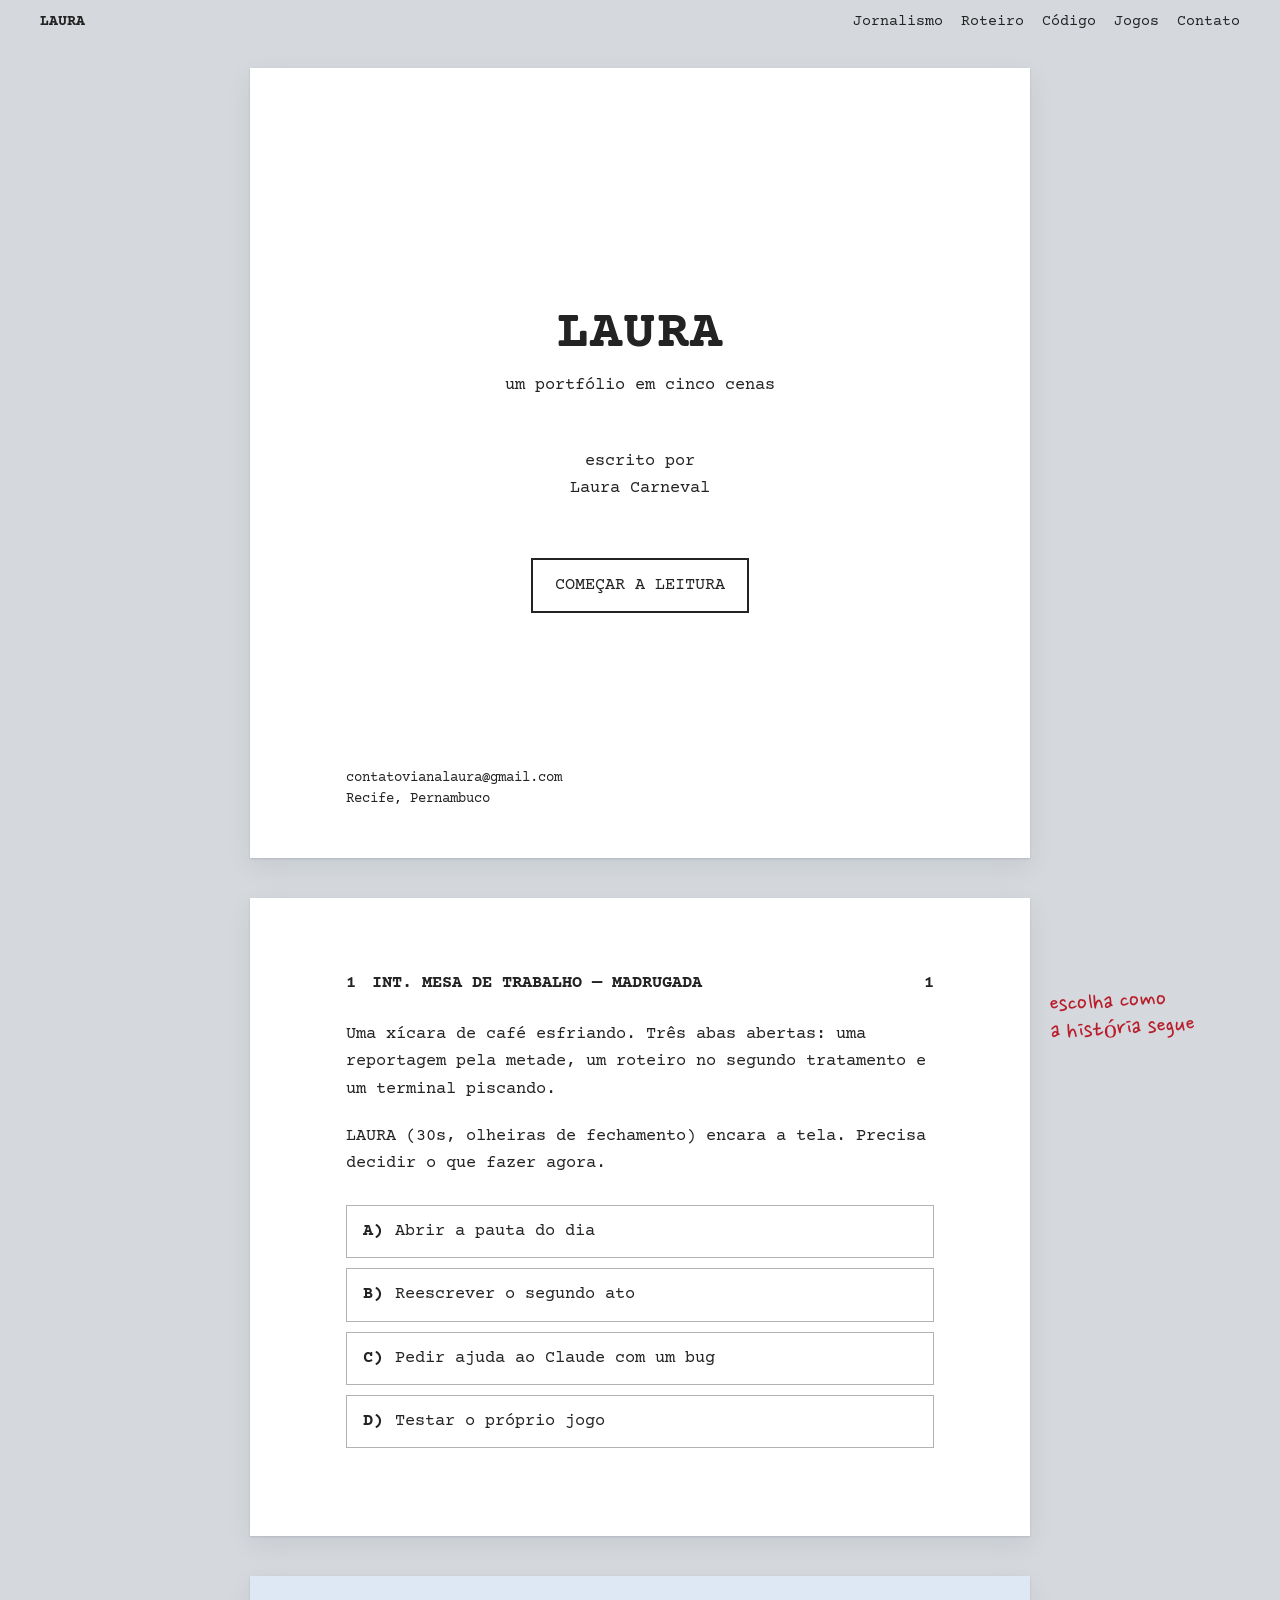
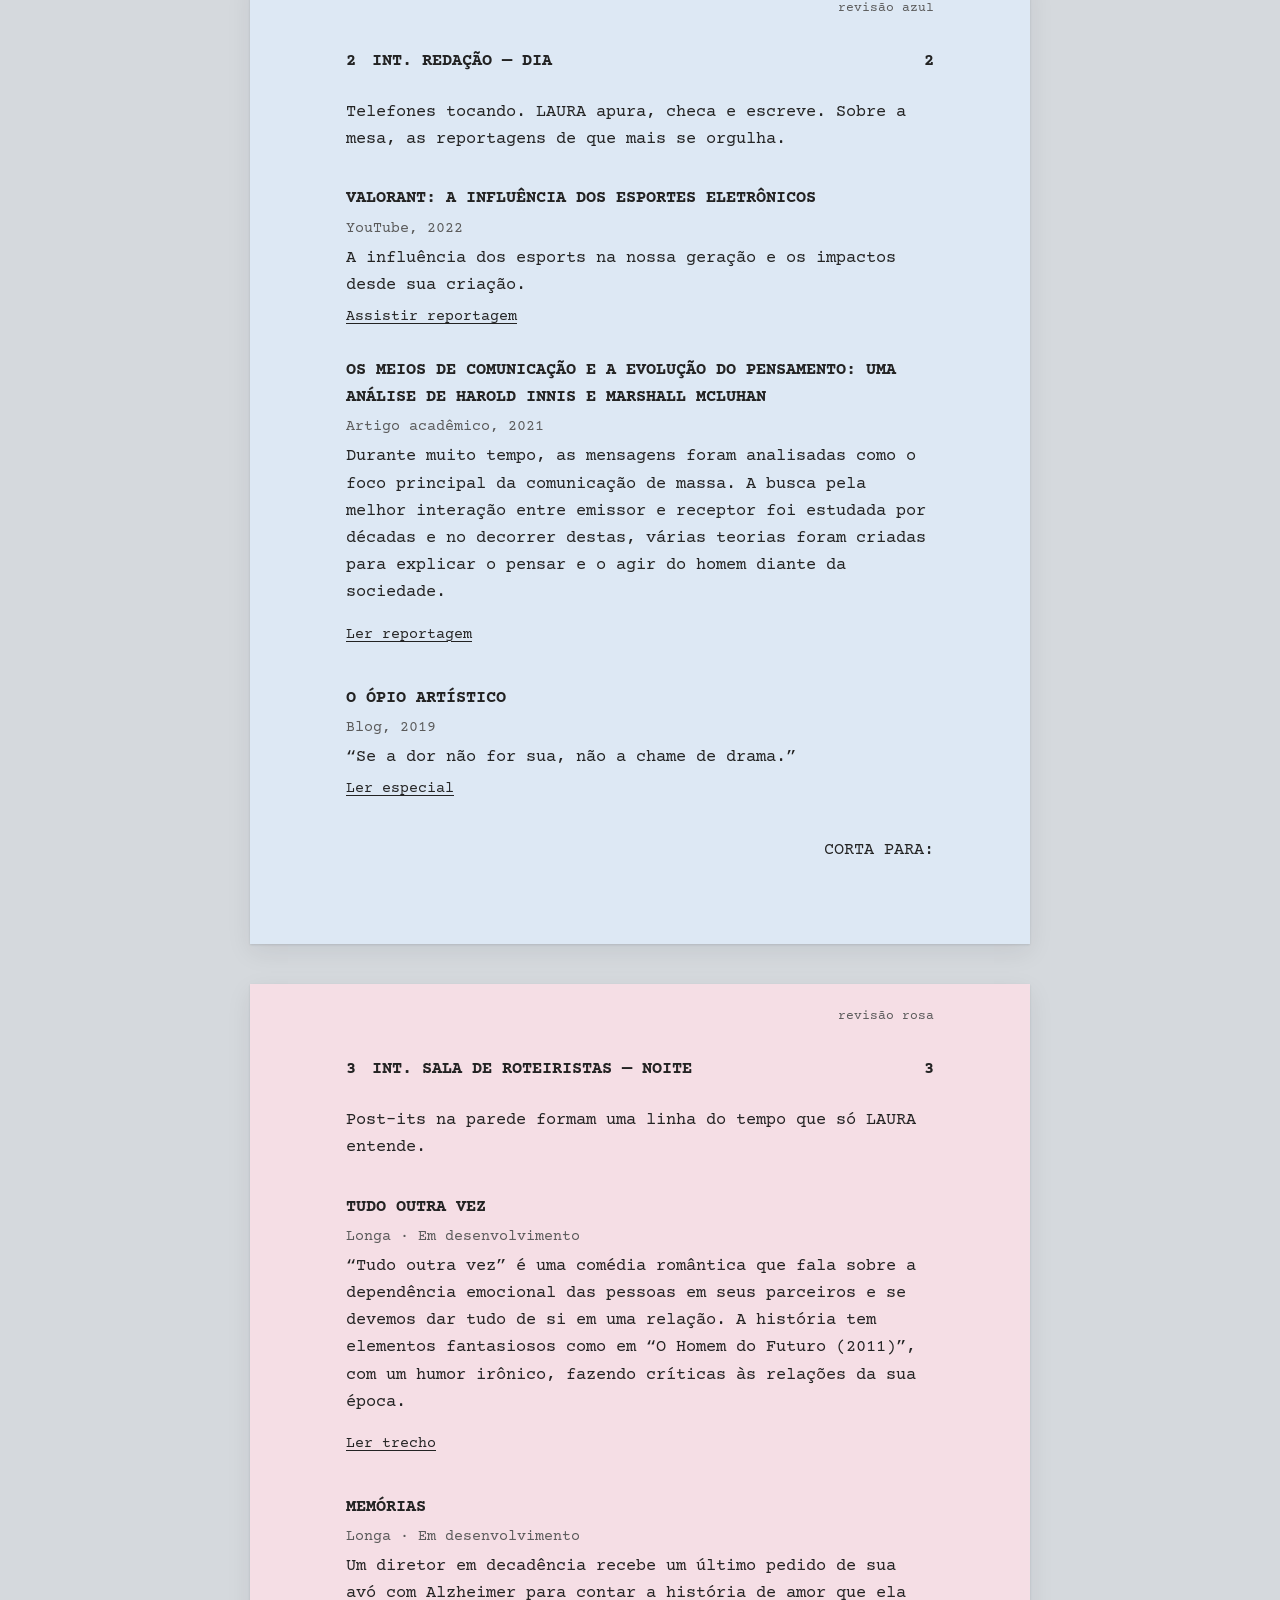
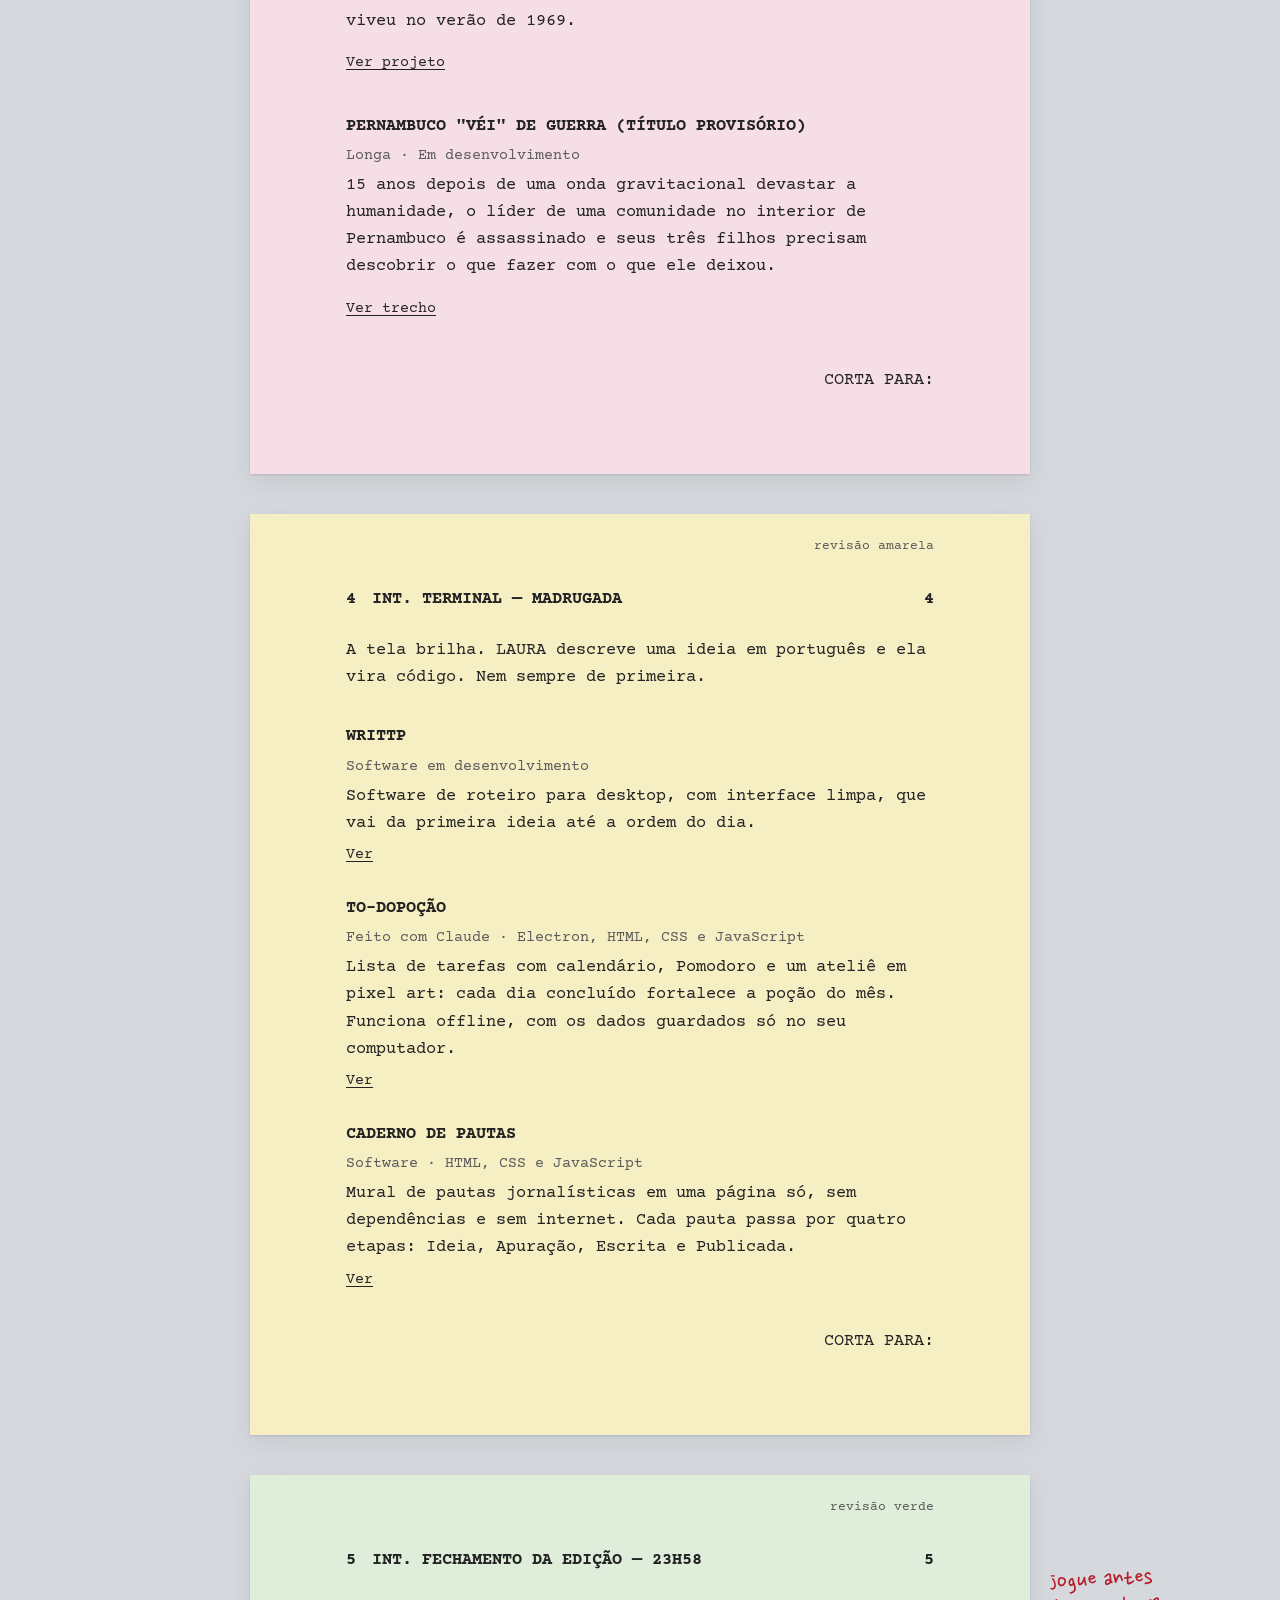
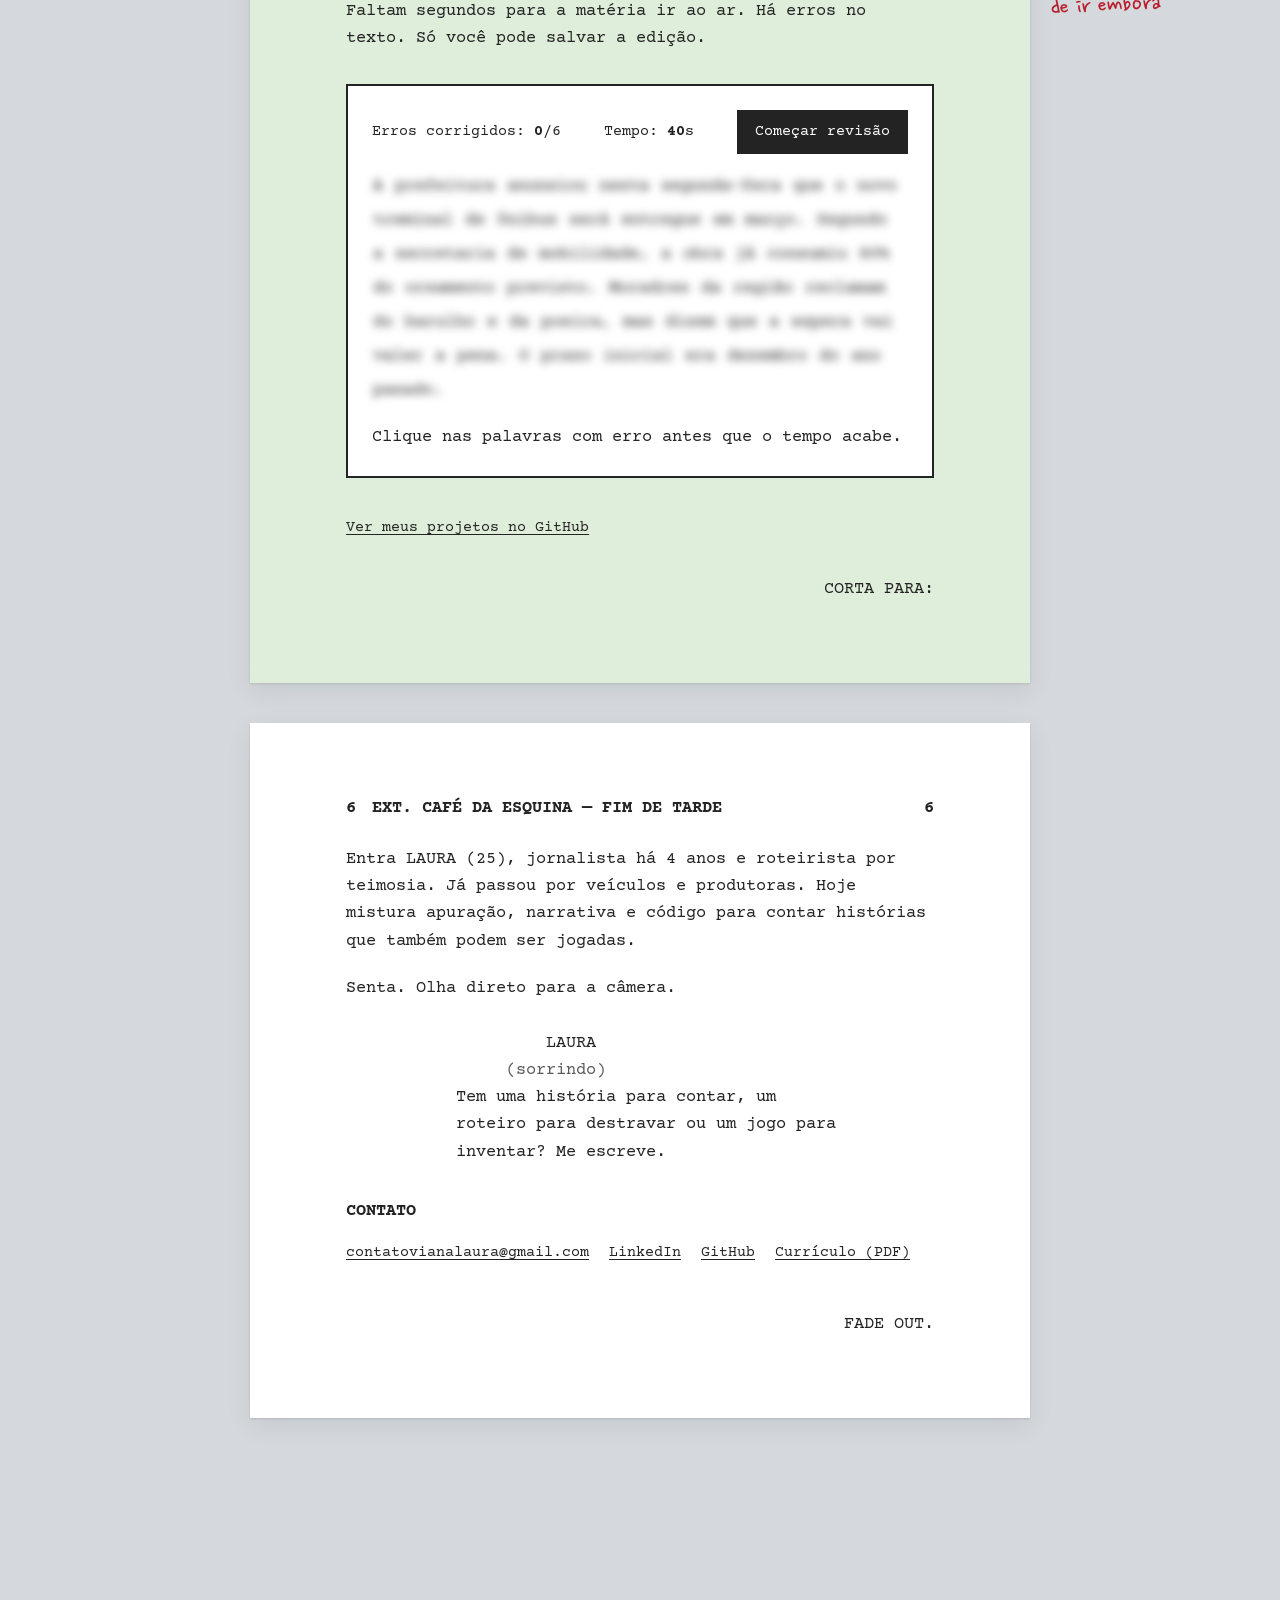
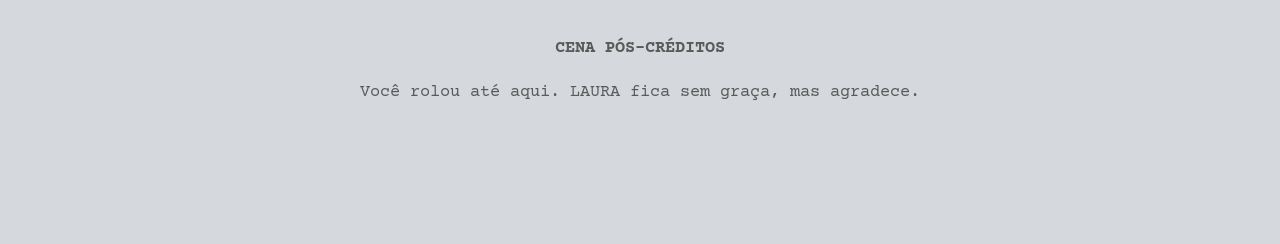
<file: index.html>
<!doctype html>
<html lang="pt-BR">
<head>
<meta charset="utf-8">
<meta name="viewport" content="width=device-width, initial-scale=1">
<title>Laura's portfolio</title>
<link rel="icon" type="image/svg+xml" href="favicon.svg">
<link rel="preconnect" href="https://fonts.googleapis.com">
<link rel="preconnect" href="https://fonts.gstatic.com" crossorigin>
<link href="https://fonts.googleapis.com/css2?family=Courier+Prime:ital,wght@0,400;0,700;1,400&family=Nanum+Pen+Script&display=swap" rel="stylesheet">
<style>
/* =========================================================
   TOKENS — troque as cores aqui
   As cores das cenas imitam as "páginas de revisão" de roteiro
   (azul, rosa, amarelo, verde), usadas em sets de filmagem.
   ========================================================= */
:root{
  --desk:#D5D9DD;
  --paper:#FFFFFF;
  --ink:#232323;
  --ink-soft:#5A5A5A;
  --pen:#B81D2B;
  --rev-blue:#DDE8F4;
  --rev-pink:#F5DEE5;
  --rev-yellow:#F6EFC4;
  --rev-green:#DEEEDA;
  --shadow:0 1px 2px rgba(20,30,40,.12), 0 8px 24px rgba(20,30,40,.08);
  --script:"Courier Prime", "Courier New", Courier, monospace;
  --hand:"Nanum Pen Script", "Comic Sans MS", cursive;
}
@media (prefers-color-scheme: dark){
  :root:not([data-theme="light"]){
    --desk:#15171A; --paper:#23252A; --ink:#E7E5E0; --ink-soft:#A7A6A2; --pen:#FF7A7A;
    --rev-blue:#1E2835; --rev-pink:#33232A; --rev-yellow:#322E1B; --rev-green:#202D1F;
    --shadow:0 1px 2px rgba(0,0,0,.4), 0 8px 24px rgba(0,0,0,.3);
  }
}
:root[data-theme="dark"]{
  --desk:#15171A; --paper:#23252A; --ink:#E7E5E0; --ink-soft:#A7A6A2; --pen:#FF7A7A;
  --rev-blue:#1E2835; --rev-pink:#33232A; --rev-yellow:#322E1B; --rev-green:#202D1F;
  --shadow:0 1px 2px rgba(0,0,0,.4), 0 8px 24px rgba(0,0,0,.3);
}

*{box-sizing:border-box}
html{scroll-behavior:smooth}
body{
  margin:0; background:var(--desk); color:var(--ink);
  font-family:var(--script); font-size:17px; line-height:1.6;
  -webkit-font-smoothing:antialiased;
}
img{max-width:100%}
a{color:inherit; text-decoration-thickness:1px; text-underline-offset:3px}
a:hover{color:var(--pen)}
:focus-visible{outline:2px dashed var(--pen); outline-offset:3px}
button{font:inherit; color:inherit}

/* ---------- navegação ---------- */
.nav{
  position:sticky; top:0; z-index:10;
  display:flex; justify-content:space-between; align-items:center; gap:16px;
  padding:10px clamp(16px,4vw,40px);
  background:color-mix(in srgb, var(--desk) 88%, transparent);
  backdrop-filter:blur(6px);
  font-size:15px;
}
.nav strong{font-weight:700}
.nav ul{display:flex; gap:18px; list-style:none; margin:0; padding:0; flex-wrap:wrap}
.nav a{text-decoration:none}
.nav a:hover{text-decoration:underline}
@media (max-width:640px){ .nav ul{display:none} }

/* ---------- páginas ---------- */
main{padding:24px 16px 80px; display:flex; flex-direction:column; align-items:center; gap:40px}
.page{
  position:relative; width:100%; max-width:780px;
  background:var(--paper); box-shadow:var(--shadow);
  padding:72px clamp(24px,8vw,96px) 80px;
}
.page.blue{background:var(--rev-blue)}
.page.pink{background:var(--rev-pink)}
.page.yellow{background:var(--rev-yellow)}
.page.green{background:var(--rev-green)}
.rev{
  position:absolute; top:22px; right:clamp(24px,8vw,96px);
  font-size:13px; color:var(--ink-soft);
}

/* anotações de caneta vermelha */
.note{
  font-family:var(--hand); color:var(--pen);
  font-size:26px; line-height:1.05; transform:rotate(-3deg);
  display:inline-block;
}
.margin-note{position:absolute; width:170px; right:-190px; top:90px}
@media (max-width:1180px){
  .margin-note{position:static; width:auto; margin:0 0 20px; display:block}
}

/* ---------- folha de rosto ---------- */
.title-page{min-height:calc(100vh - 110px); display:flex; flex-direction:column; justify-content:center; text-align:center}
.title-page h1{font-size:clamp(34px,6vw,54px); line-height:1.1; margin:0 0 8px; font-weight:700; text-transform:uppercase; letter-spacing:.02em}
.title-page .sub{margin:0 0 48px}
.title-page .by{margin:0}
.title-page .contact-block{position:absolute; left:clamp(24px,8vw,96px); bottom:48px; text-align:left; font-size:14px; line-height:1.5}
.title-page .draft{position:absolute; right:clamp(24px,8vw,72px); top:56px}
.fade-in{margin-top:56px; align-self:center; background:none; border:2px solid var(--ink); padding:12px 22px; cursor:pointer; min-height:44px}
.fade-in:hover{background:var(--ink); color:var(--paper)}
@media (max-width:640px){
  .title-page .contact-block{position:static; margin-top:48px; text-align:center}
  .title-page .draft{position:static; margin-bottom:24px; align-self:center}
}

/* ---------- formato de roteiro ---------- */
.slug{
  display:flex; justify-content:space-between; gap:16px;
  font-weight:700; text-transform:uppercase; margin:0 0 24px; font-size:17px;
}
.slug .num{flex:none}
.slug .head{flex:1}
.action{margin:0 0 20px; max-width:62ch}
.character{text-transform:uppercase; margin:28px 0 0 min(34%,200px)}
.paren{margin:0 0 0 min(28%,160px); color:var(--ink-soft)}
.dialogue{margin:0 0 20px min(20%,110px); max-width:38ch}
.transition{text-align:right; text-transform:uppercase; margin:36px 0 0}

/* ---------- escolhas (cena 1) ---------- */
.choices{display:flex; flex-direction:column; gap:10px; margin:28px 0 8px; padding:0; list-style:none}
.choice{
  width:100%; text-align:left; background:transparent;
  border:1px solid color-mix(in srgb, var(--ink) 35%, transparent);
  padding:12px 16px; cursor:pointer; min-height:44px;
  display:flex; gap:12px;
}
.choice:hover, .choice[aria-pressed="true"]{border-color:var(--ink); background:color-mix(in srgb, var(--ink) 6%, transparent)}
.choice .key{font-weight:700}
.reply{min-height:150px; margin-top:24px}
.reply[hidden]{display:none}
.cut{
  margin-top:8px; background:var(--ink); color:var(--paper); border:0;
  padding:10px 18px; cursor:pointer; min-height:44px; text-transform:uppercase;
}
.cut:hover{background:var(--pen)}
.caret{display:inline-block; width:.6ch; background:var(--ink); animation:blink 1s steps(1) infinite}
@keyframes blink{50%{opacity:0}}

/* ---------- listas de trabalhos ---------- */
.works{list-style:none; margin:32px 0 0; padding:0; display:flex; flex-direction:column; gap:28px}
.works h3{margin:0; font-size:17px; text-transform:uppercase}
.works p{margin:4px 0 0; max-width:62ch}
.works .meta{color:var(--ink-soft); font-size:15px}
.works .links{display:flex; align-items:center; gap:20px; margin-top:6px; font-size:15px}

/* ---------- mini jogo ---------- */
.game{
  margin:32px 0; background:var(--paper); padding:24px;
  border:2px solid var(--ink);
}
.game-bar{display:flex; justify-content:space-between; align-items:center; gap:12px; flex-wrap:wrap; margin-bottom:16px; font-size:15px}
.game-bar output{font-weight:700}
.game-text{line-height:2; margin:0}
.game-text.locked{filter:blur(4px); user-select:none; pointer-events:none}
.w{
  background:none; border:0; padding:0 1px; margin:0; cursor:text;
  line-height:inherit; font-size:inherit;
}
.w:hover{background:color-mix(in srgb, var(--pen) 12%, transparent)}
.w.fixed{cursor:default; color:var(--pen)}
.w.fixed s{color:var(--ink-soft); margin-right:4px}
.w.miss{animation:shake .3s}
@keyframes shake{25%{transform:translateX(-3px)}75%{transform:translateX(3px)}}
.game-start{background:var(--ink); color:var(--paper); border:0; padding:10px 18px; cursor:pointer; min-height:44px}
.game-start:hover{background:var(--pen)}
.game-result{margin:16px 0 0; min-height:1.6em}

/* ---------- modal de leitura ---------- */
.link-btn{
  line-height:inherit; vertical-align:baseline;
  background:none; border:0; padding:0; cursor:pointer; font-size:15px;
  text-decoration:underline; text-decoration-thickness:1px; text-underline-offset:3px;
  min-height:44px;
}
.link-btn:hover{color:var(--pen)}
body.modal-open{overflow:hidden}
dialog.reader{
  width:min(760px, calc(100vw - 32px)); max-height:calc(100vh - 48px);
  padding:0; border:0; background:var(--paper); color:var(--ink);
  box-shadow:0 20px 60px rgba(0,0,0,.35);
}
dialog.reader::backdrop{background:rgba(10,12,15,.62)}
.reader-inner{padding:64px clamp(24px,7vw,80px) 64px; overflow-y:auto; max-height:calc(100vh - 48px)}
.reader-close{
  position:absolute; top:12px; right:12px; z-index:1;
  width:44px; height:44px; display:grid; place-items:center;
  background:var(--paper); border:1px solid color-mix(in srgb, var(--ink) 30%, transparent);
  cursor:pointer;
}
dialog.reader{overflow:hidden}
.reader-close:hover{border-color:var(--pen); color:var(--pen)}
.reader h2{font-size:clamp(22px,3.4vw,28px); line-height:1.25; margin:0 0 8px}
.reader .byline{color:var(--ink-soft); margin:0 0 36px; font-size:15px}
.reader h3{font-size:17px; text-transform:uppercase; margin:36px 0 12px}
.reader p{margin:0 0 16px; max-width:66ch}
.reader blockquote{margin:24px 0; padding:0 0 0 20px; border-left:2px solid var(--pen); font-style:italic}
@media (prefers-reduced-motion: no-preference){
  dialog.reader[open]{animation:pop .18s ease-out}
  @keyframes pop{from{opacity:0; transform:translateY(8px)}to{opacity:1; transform:none}}
}

/* ---------- modal do argumento (folhas de papel) ---------- */
dialog.reader.sheets{background:var(--desk)}
dialog.reader.sheets .reader-inner{padding:72px clamp(12px,4vw,40px) 48px; display:flex; flex-direction:column; gap:28px}
.sheets-head{margin:0 clamp(12px,3vw,24px)}
.sheets-head h2{margin:0}
.sheets-head .byline{margin:4px 0 0}
.sheet{position:relative; background:var(--paper); box-shadow:var(--shadow); padding:56px clamp(20px,6vw,64px) 64px}
.sheet p{margin:0 0 14px; text-align:justify; hyphens:auto}
.sheet .arg-act{font-weight:700; text-transform:uppercase; text-align:left; margin:0 0 4px}
.sheet .arg-year{font-weight:700; text-align:left; margin:22px 0 8px}
.sheet .page-num{position:absolute; top:20px; right:24px; font-size:13px; color:var(--ink-soft); margin:0}
.sheet.locked{overflow:hidden; max-height:720px}
.sheet.locked .blurred{filter:blur(5px); user-select:none; pointer-events:none}
.sheet.locked::after{content:""; position:absolute; inset:0; background:linear-gradient(to bottom, transparent 0, color-mix(in srgb, var(--paper) 55%, transparent) 60%, var(--paper) 100%)}
.lock-card{
  position:absolute; z-index:1; left:50%; top:42%; transform:translate(-50%,-50%);
  width:min(360px, calc(100% - 40px)); background:var(--paper); border:2px solid var(--ink);
  padding:24px; text-align:center;
}
.lock-card p{text-align:center; margin:0 0 10px}
.lock-card .note{font-size:28px; margin-bottom:8px}

/* ---------- modal do currículo ---------- */
.cv-head{display:flex; justify-content:space-between; align-items:flex-start; gap:16px; flex-wrap:wrap; margin:0 0 8px}
.cv-download{background:var(--ink); color:var(--paper); border:0; padding:10px 18px; cursor:pointer; min-height:44px}
.cv-download:hover{background:var(--pen)}
.cv-status{font-size:14px; color:var(--ink-soft); min-height:1.4em; margin:0 0 24px}
.cv .role{font-weight:700; margin:24px 0 0}
.cv .where{color:var(--ink-soft); font-size:15px; margin:0 0 8px}
.cv ul{margin:0 0 8px; padding-left:20px}
.cv li{margin:0 0 6px; max-width:62ch}

/* ---------- pós-créditos ---------- */
.post{max-width:780px; width:100%; text-align:center; padding:160px 16px 40px; color:var(--ink-soft)}

@media (prefers-reduced-motion: reduce){
  html{scroll-behavior:auto}
  .caret, .w.miss{animation:none}
}
.sheet pre.screenplay{white-space:pre-wrap; overflow-wrap:anywhere; font-family:"Courier New",Courier,monospace; font-size:13px; line-height:1.5; margin:0 0 14px; color:inherit}
</style>
</head>
<body>

<nav class="nav" aria-label="Principal">
  <strong>LAURA</strong>
  <ul>
    <li><a href="#jornalismo">Jornalismo</a></li>
    <li><a href="#roteiro">Roteiro</a></li>
    <li><a href="#codigo">Código</a></li>
    <li><a href="#jogos">Jogos</a></li>
    <li><a href="#contato">Contato</a></li>
  </ul>
</nav>

<main>

  <!-- ================= FOLHA DE ROSTO ================= -->
  <section class="page title-page" aria-label="Apresentação">
    <h1>Laura</h1>
    <p class="sub">um portfólio em cinco cenas</p>
    <p class="by">escrito por<br>Laura Carneval</p>
    <button class="fade-in" type="button" data-scroll="#cena-1">COMEÇAR A LEITURA</button>
    <div class="contact-block">
      contatovianalaura@gmail.com<br>
      Recife, Pernambuco
    </div>
  </section>

  <!-- ================= CENA 1: ESCOLHAS ================= -->
  <section class="page" id="cena-1" aria-labelledby="slug-1">
    <span class="note margin-note">escolha como<br>a história segue</span>
    <h2 class="slug" id="slug-1"><span class="num">1</span><span class="head">Int. mesa de trabalho — madrugada</span><span class="num">1</span></h2>

    <p class="action">Uma xícara de café esfriando. Três abas abertas: uma reportagem pela metade, um roteiro no segundo tratamento e um terminal piscando.</p>
    <p class="action">LAURA (30s, olheiras de fechamento) encara a tela. Precisa decidir o que fazer agora.</p>

    <ul class="choices" role="list">
      <li><button class="choice" type="button" data-target="#jornalismo" data-line="Tem uma pauta que não sai da minha cabeça. Vou ligar para mais uma fonte.">
        <span class="key">A)</span><span>Abrir a pauta do dia</span></button></li>
      <li><button class="choice" type="button" data-target="#roteiro" data-line="O segundo ato está lento. Se o personagem mentir aqui, tudo muda.">
        <span class="key">B)</span><span>Reescrever o segundo ato</span></button></li>
      <li><button class="choice" type="button" data-target="#codigo" data-line="Claude, por que esse botão só funciona quando ninguém está olhando?">
        <span class="key">C)</span><span>Pedir ajuda ao Claude com um bug</span></button></li>
      <li><button class="choice" type="button" data-target="#jogos" data-line="Só uma partida. Para testar. Juro que é trabalho.">
        <span class="key">D)</span><span>Testar o próprio jogo</span></button></li>
    </ul>

    <div class="reply" id="reply" hidden aria-live="polite">
      <p class="character">Laura</p>
      <p class="paren">(para si mesma)</p>
      <p class="dialogue" id="reply-line"></p>
      <button class="cut" type="button" id="cut">Corta para a cena</button>
    </div>
  </section>

  <!-- ================= CENA 2: JORNALISMO ================= -->
  <section class="page blue" id="jornalismo" aria-labelledby="slug-2">
    <span class="rev">revisão azul</span>
    <h2 class="slug" id="slug-2"><span class="num">2</span><span class="head">Int. redação — dia</span><span class="num">2</span></h2>
    <p class="action">Telefones tocando. LAURA apura, checa e escreve. Sobre a mesa, as reportagens de que mais se orgulha.</p>

    <ul class="works">
      <li>
        <h3>Valorant: A Influência dos Esportes Eletrônicos</h3>
        <p class="meta">YouTube, 2022</p>
        <p>A influência dos esports na nossa geração e os impactos desde sua criação.</p>
        <div class="links"><a href="https://www.youtube.com/watch?v=56c7HQfaACo" target="_blank" rel="noopener">Assistir reportagem</a></div>
      </li>
      <li>
        <h3>Os meios de comunicação e a evolução do pensamento: uma análise de Harold Innis e Marshall McLuhan</h3>
        <p class="meta">Artigo acadêmico, 2021</p>
        <p>Durante muito tempo, as mensagens foram analisadas como o foco principal da comunicação de massa. A busca pela melhor interação entre emissor e receptor foi estudada por décadas e no decorrer destas, várias teorias foram criadas para explicar o pensar e o agir do homem diante da sociedade.</p>
        <div class="links"><button type="button" class="link-btn" data-open-modal="modal-innis">Ler reportagem</button></div>
      </li>
      <li>
        <h3>O ópio artístico</h3>
        <p class="meta">Blog, 2019</p>
        <p>“Se a dor não for sua, não a chame de drama.”</p>
        <div class="links"><a href="https://jornalismogadugi.wixsite.com/gadugi/post/o-%C3%B3pio-art%C3%ADstico" target="_blank" rel="noopener">Ler especial</a></div>
      </li>
    </ul>
    <p class="transition">Corta para:</p>
  </section>

  <!-- ================= CENA 3: ROTEIRO ================= -->
  <section class="page pink" id="roteiro" aria-labelledby="slug-3">
    <span class="rev">revisão rosa</span>
    <h2 class="slug" id="slug-3"><span class="num">3</span><span class="head">Int. sala de roteiristas — noite</span><span class="num">3</span></h2>
    <p class="action">Post-its na parede formam uma linha do tempo que só LAURA entende.</p>

    <ul class="works">
      <li>
        <h3>Tudo outra vez</h3>
        <p class="meta">Longa · Em desenvolvimento</p>
        <p>“Tudo outra vez” é uma comédia romântica que fala sobre a dependência emocional das pessoas em seus parceiros e se devemos dar tudo de si em uma relação. A história tem elementos fantasiosos como em “O Homem do Futuro (2011)”, com um humor irônico, fazendo críticas às relações da sua época.</p>
        <div class="links"><button type="button" class="link-btn" data-open-modal="modal-tudo">Ler trecho</button></div>
      </li>
      <li>
        <h3>Memórias</h3>
        <p class="meta">Longa · Em desenvolvimento</p>
        <p>Um diretor em decadência recebe um último pedido de sua avó com Alzheimer para contar a história de amor que ela viveu no verão de 1969.</p>
        <div class="links"><button type="button" class="link-btn" data-open-modal="modal-memorias">Ver projeto</button></div>
      </li>
      <li>
        <h3>Pernambuco "Véi" de Guerra (título provisório)</h3>
        <p class="meta">Longa · Em desenvolvimento</p>
        <p>15 anos depois de uma onda gravitacional devastar a humanidade, o líder de uma comunidade no interior de Pernambuco é assassinado e seus três filhos precisam descobrir o que fazer com o que ele deixou.</p>
        <div class="links"><button type="button" class="link-btn" data-open-modal="modal-pernambuco">Ver trecho</button></div>
      </li>
    </ul>
    <p class="transition">Corta para:</p>
  </section>

  <!-- ================= CENA 4: CÓDIGO ================= -->
  <section class="page yellow" id="codigo" aria-labelledby="slug-4">
    <span class="rev">revisão amarela</span>
    <h2 class="slug" id="slug-4"><span class="num">4</span><span class="head">Int. terminal — madrugada</span><span class="num">4</span></h2>
    <p class="action">A tela brilha. LAURA descreve uma ideia em português e ela vira código. Nem sempre de primeira.</p>


    <ul class="works">
      <li>
        <h3>Writtp</h3>
        <p class="meta">Software em desenvolvimento</p>
        <p>Software de roteiro para desktop, com interface limpa, que vai da primeira ideia até a ordem do dia.</p>
        <div class="links"><a href="writtp/">Ver</a></div>
      </li>
      <li>
        <h3>To-Dopoção</h3>
        <p class="meta">Feito com Claude · Electron, HTML, CSS e JavaScript</p>
        <p>Lista de tarefas com calendário, Pomodoro e um ateliê em pixel art: cada dia concluído fortalece a poção do mês. Funciona offline, com os dados guardados só no seu computador.</p>
        <div class="links"><a href="https://lauracarneval.github.io/app-to-do/" target="_blank" rel="noopener">Ver</a></div>
      </li>
      <li>
        <h3>Caderno de Pautas</h3>
        <p class="meta">Software · HTML, CSS e JavaScript</p>
        <p>Mural de pautas jornalísticas em uma página só, sem dependências e sem internet. Cada pauta passa por quatro etapas: Ideia, Apuração, Escrita e Publicada.</p>
        <div class="links"><a href="caderno-de-pautas/">Ver</a></div>
      </li>
    </ul>
    <p class="transition">Corta para:</p>
  </section>

  <!-- ================= CENA 5: JOGOS ================= -->
  <section class="page green" id="jogos" aria-labelledby="slug-5">
    <span class="rev">revisão verde</span>
    <span class="note margin-note">jogue antes<br>de ir embora</span>
    <h2 class="slug" id="slug-5"><span class="num">5</span><span class="head">Int. fechamento da edição — 23h58</span><span class="num">5</span></h2>
    <p class="action">Faltam segundos para a matéria ir ao ar. Há erros no texto. Só você pode salvar a edição.</p>

    <div class="game" id="game">
      <div class="game-bar">
        <span>Erros corrigidos: <output id="g-found">0</output>/<span id="g-total">0</span></span>
        <span>Tempo: <output id="g-time">40</output>s</span>
        <button class="game-start" type="button" id="g-start">Começar revisão</button>
      </div>
      <p class="game-text locked" id="g-text"></p>
      <p class="game-result" id="g-result" aria-live="polite">Clique nas palavras com erro antes que o tempo acabe.</p>
    </div>

    <ul class="works">
      <li>
        <div class="links"><a href="https://github.com/lauracarneval" target="_blank" rel="noopener">Ver meus projetos no GitHub</a></div>
      </li>
    </ul>
    <p class="transition">Corta para:</p>
  </section>

  <!-- ================= SOBRE + CONTATO ================= -->
  <section class="page" id="contato" aria-labelledby="slug-6">
    <h2 class="slug" id="slug-6"><span class="num">6</span><span class="head">Ext. café da esquina — fim de tarde</span><span class="num">6</span></h2>
    <p class="action">Entra LAURA (25), jornalista há 4 anos e roteirista por teimosia. Já passou por veículos e produtoras. Hoje mistura apuração, narrativa e código para contar histórias que também podem ser jogadas.</p>
    <p class="action">Senta. Olha direto para a câmera.</p>

    <p class="character">Laura</p>
    <p class="paren">(sorrindo)</p>
    <p class="dialogue">Tem uma história para contar, um roteiro para destravar ou um jogo para inventar? Me escreve.</p>

    <ul class="works">
      <li>
        <h3>Contato</h3>
        <div class="links" style="flex-wrap:wrap">
          <a href="mailto:contatovianalaura@gmail.com">contatovianalaura@gmail.com</a>
          <a href="https://www.linkedin.com/in/laura-viana-584471246/" target="_blank" rel="noopener">LinkedIn</a>
          <a href="https://github.com/lauracarneval" target="_blank" rel="noopener">GitHub</a>
          <button type="button" class="link-btn" data-open-modal="modal-cv">Currículo (PDF)</button>
        </div>
      </li>
    </ul>
    <p class="transition">Fade out.</p>
  </section>

  <div class="post" aria-label="Cena pós-créditos">
    <p><strong>CENA PÓS-CRÉDITOS</strong></p>
    <p>Você rolou até aqui. LAURA fica sem graça, mas agradece.</p>
  </div>

</main>

<!-- ================= MODAL: CURRÍCULO ================= -->
<dialog class="reader sheets" id="modal-cv" aria-labelledby="modal-cv-title">
  <button class="reader-close" type="button" data-close-modal aria-label="Fechar currículo">
    <svg width="18" height="18" viewBox="0 0 18 18" aria-hidden="true" fill="none" stroke="currentColor" stroke-width="2" stroke-linecap="round"><path d="M3 3l12 12M15 3L3 15"/></svg>
  </button>
  <div class="reader-inner">
    <div class="sheets-head">
      <div class="cv-head">
        <div>
          <h2 id="modal-cv-title">Currículo</h2>
          <p class="byline">Laura Carneval</p>
        </div>
        <button type="button" class="cv-download" id="cv-download">Baixar PDF</button>
      </div>
      <p class="cv-status" id="cv-status" aria-live="polite"></p>
    </div>
    <article class="sheet cv">
      <p class="arg-act">Jornalista e Roteirista Profissional</p>
      <p class="where">Recife, PE · +55 (81) 98117-7250 · contatovianalaura@gmail.com</p>

      <p class="arg-year">Perfil profissional</p>
      <p>Jornalista e roteirista com especialização em storytelling criativo, desenvolvimento de roteiros para múltiplas mídias e produção de conteúdo digital. Experiência sólida em comunicação escrita e audiovisual, com capacidade de criar narrativas envolventes e adaptadas a diferentes plataformas. Atua como Gestora de Tráfego Pago e de Projetos na E3 Digital, responsável pelo planejamento estratégico, execução, otimização de campanhas digitais e coordenação de demandas, prazos e entregas, com foco em performance, organização e resultados mensuráveis.</p>

      <p class="arg-year">Experiência profissional</p>
        <p class="role">Creative Copywriter</p><p class="where">E3 Digital, 2026.1</p><ul><li>Criação de copys persuasivas e de alto impacto para redes sociais, sites, anúncios e campanhas digitais, focando na conversão e no engajamento do público.</li><li>Roteirização de conteúdos para o ecossistema de vídeos da empresa, transformando estratégias de comunicação em narrativas audiovisuais fluidas.</li><li>Colaboração ativa com as equipes de estratégia, marketing e design para transformar briefings complexos em entregas criativas eficientes.</li></ul>
        <p class="role">Gestora de Projeto</p><p class="where">E3 Digital, 2025.2 – 2026.1</p><ul><li>Criação, validação e otimização de copys, criativos e roteiros orientados a performance.</li><li>Interface entre cliente e equipe interna, traduzindo objetivos comerciais em ações claras.</li><li>Gestão de cronogramas, prioridades e entregas de projetos.</li></ul>
        <p class="role">Gestora de Tráfego</p><p class="where">E3 Digital, 2025.1 – 2025.2</p><ul><li>Estratégia de tráfego pago com foco em geração de leads e conversão.</li><li>Acompanhamento de métricas, KPIs e resultados, com ajustes contínuos em campanhas.</li></ul>
        <p class="role">Social Media</p><p class="where">Armário Florido, 2023.1 – 2023.2</p><ul><li>Criação de legendas criativas e roteiros para vídeos promocionais.</li><li>Edição de vídeos e desenvolvimento de estratégias para engajamento digital.</li></ul>
        <p class="role">Produtora de Conteúdo</p><p class="where">Rádio Liberdade, 2022.1 – 2022.2</p><ul><li>Produção de notas, matérias e conteúdo gravado para rádio.</li><li>Captura e edição de áudio para peças jornalísticas.</li></ul>
        <p class="role">Editora de Vídeo</p><p class="where">Produtora Vertigo, 2021.1 – 2021.2</p><ul><li>Roteirização e edição de projetos audiovisuais.</li><li>Suporte na organização e execução de gravações.</li></ul>

      <p class="arg-year">Projetos destacados</p>
      <p class="role">Reportagem: Valorant – A Influência dos Esportes Eletrônicos (2022)</p><p class="where"></p><ul><li>Pesquisa e desenvolvimento do conceito, abordando impacto social, econômico e cultural dos e-sports.</li><li>Responsável pela roteirização, planejamento e organização do conteúdo visual e entrevistas.</li></ul>

      <p class="arg-year">Formação acadêmica</p>
      <p class="role">Graduação em Jornalismo</p><p class="where">Asces-Unita, 2019 – 2022</p>
      <p class="role">Curso Profissional Roteirista</p><p class="where">EBAC, 2023 – 2025</p>

      <p class="arg-year">Cursos complementares</p>
      <ul><li>História &amp; Roteiro: Curso completo de roteiro e storytelling.</li><li>Copyquepariu: Open Your Head.</li></ul>

      <p class="arg-year">Habilidades técnicas</p>
      <ul><li>Escrita Criativa e Copywriting</li><li>Roteiro para TV, Cinema e Animação</li><li>Comunicação Oral e Escrita</li><li>Edição de Vídeo</li><li>Gestão de Tráfego Pago (Meta Ads)</li><li>Gestão de Projetos</li><li>Criação de Conteúdo Digital</li><li>Gestão de Redes Sociais</li><li>Jornalismo Digital</li><li>Análise de Métricas e KPIs</li><li>Produção Audiovisual</li></ul>
    </article>
  </div>
</dialog>

<!-- ================= MODAL: MEMÓRIAS ================= -->
<dialog class="reader sheets" id="modal-memorias" aria-labelledby="modal-memorias-title">
  <button class="reader-close" type="button" data-close-modal aria-label="Fechar leitura">
    <svg width="18" height="18" viewBox="0 0 18 18" aria-hidden="true" fill="none" stroke="currentColor" stroke-width="2" stroke-linecap="round"><path d="M3 3l12 12M15 3L3 15"/></svg>
  </button>
  <div class="reader-inner">
    <div class="sheets-head">
      <h2 id="modal-memorias-title">Memórias</h2>
      <p class="byline">Argumento de Laura Carneval</p>
    </div>
    <article class="sheet">
      <p>TEODORO costumava ser um diretor centrado e criativo, levando suas ideias para programas de TV e filmes ambientados em sua cidade natal, Recife. Após flagrar sua esposa o traindo com um diretor renomado de cinema, e perder a cabeça mandando o indivíduo ao hospital, ele vê as oportunidades e portas se fecharem. Agora, desolado, sem grana e sem oportunidades, ele leva sua vida fazendo bicos para artistas iniciantes, dirigindo clipes de baixo orçamento.</p>
    </article>
  </div>
</dialog>

<!-- ================= MODAL: ARGUMENTO TUDO OUTRA VEZ ================= -->
<dialog class="reader sheets" id="modal-tudo" aria-labelledby="modal-tudo-title">
  <button class="reader-close" type="button" data-close-modal aria-label="Fechar leitura">
    <svg width="18" height="18" viewBox="0 0 18 18" aria-hidden="true" fill="none" stroke="currentColor" stroke-width="2" stroke-linecap="round"><path d="M3 3l12 12M15 3L3 15"/></svg>
  </button>
  <div class="reader-inner">
    <div class="sheets-head">
      <h2 id="modal-tudo-title">Tudo Outra Vez</h2>
      <p class="byline">Argumento de Laura Viana e Luiz dos Reis</p>
    </div>

    <article class="sheet">
      <p class="page-num">1</p>
        <p class="arg-act">ARGUMENTO:</p>
        <p class="arg-act">ATO 1</p>
        <p class="arg-year">2004:</p>
        <p>ARTHUR e AMANDA se conheceram de um jeito bem peculiar. Durante uma Festa Junina, Arthur esbarra acidentalmente na garota, derrubando o refrigerante que estava em suas mãos. Envergonhado, ele pede desculpas e se oferece para compensá-la, prometendo ganhar um prêmio na “boca do palhaço”. No entanto, as coisas não saem como esperado: Arthur erra os dois primeiros arremessos e resta apenas uma bolinha para cumprir sua promessa. A tensão é tão grande que parece que o tempo para por um segundo! Mas, no último arremesso, ele acerta em cheio na boca do palhaço e ganha um urso de pelúcia para presentear Amanda. Ela fica tão impressionada que decide dar seu número de telefone ao rapaz… e esse número de telefone se transforma numa história de amor…</p>
        <p>Ao som de uma trilha romântica, Arthur e Amanda se beijam pela primeira vez, e conforme o tempo passa, eles vivem todos os momentos açucarados do amor: passeios de mãos dadas no parque, maratona de filmes abraçadinhos no sofá, ligações carinhosas durante o dia, louças lavadas lado-a-lado, brincadeiras na cama, e até uma dança desajeitada pela sala num daqueles momentos espontâneos de felicidade.</p>
        <p class="arg-year">2024:</p>
        <p>Porém, aos poucos a trilha romântica vai desafinando, assim como o relacionamento vai perdendo as suas notas: se antes, os dois assistiam abraçados no sofá, agora é cada um no seu canto, mexendo no celular. A louça lavada lado-a-lado vira uma discussão por quem deixou o prato com restos de comida dentro da pia. A ligação carinhosa vira uma mensagem fria repleta de cobranças, e as brincadeiras na cama cedem lugar a longos períodos de distanciamento e tédio.</p>
        <p>Mas o cúmulo dessa crise se dá bem no jantar de comemoração de 10 anos de casamento, quando uma reclamação de Arthur sobre a temperatura da comida se torna uma discussão de como o relacionamento entre os dois se tornou frio. O que devia ser uma festa para comemorar o amor, vira uma “lavação de roupa suja” entre os dois, com diversas frustrações vindo à superfície, como o fato de Amanda não querer ter filhos e Arthur estar desempregado, e não querer aceitar o emprego do pai dela. Nem mesmo um quadro da parede da casa deles escapa das reclamações de Arthur, que revela sempre ter odiado aquela pintura feia de rosas. Após a discussão, Amanda diz: “Acho que só tem um jeito de resolver isso” - ela pega o carro na garagem e vai embora chorando. O jantar de comemoração termina com o casamento por um fio.</p>
        <p>Melancólico e frustrado, Arthur pega o telefone, procurando alguém para desabafar. Depois de passar pela lista de contatos e galeria de fotos, percebendo que se afastou de todos ao longo dos anos, a única pessoa que lhe presta “apoio” é CAIO, o irmão de Amanda. Embora seja tecnicamente seu único "amigo", é evidente que a amizade não é lá essas coisas - na verdade, Caio parece mais na chave “quero te zoar” do que ser um “ombro amigo”. Isso fica claro no bar, quando Caio não parece estar interessado em ouvir os problemas de Arthur, mas sim incentivá-lo a tomar um porre homérico e vergonhoso, e contar vantagens sobre sua própria vida perfeita. A cada gole, Arthur vai soltando como seu casamento esfriou</p>
    </article>

    <article class="sheet locked" aria-label="Página 2, leitura restrita">
      <p class="page-num">2</p>
      <div class="lock-card">
        <span class="note">trecho restrito</span>
        <p>O argumento completo está disponível mediante contato.</p>
        <p><a href="mailto:contatovianalaura@gmail.com?subject=Argumento%20-%20Tudo%20outra%20vez">Pedir acesso por e-mail</a></p>
      </div>
      <div class="blurred" aria-hidden="true">
        <p>lenbctd m ubsgb. Coo c hctob udhu buun bhbt ejo etdujtf duugmdtcubv gr 20 tolp upmjhfh “Cujsr lpjvcd” sof l EROB CT ULL mvrupcc, i Rcbjup jnma pmfvdrb gje hnnr. Cfpn tieoti o mnhe, Cfehha ru fi jaeotmv ul esv bp tnnnn.</p>
        <p>Dr nbgcgpf dl vbd auetdmva, cgv ne imvmrd drp rr jcedl irfsagsme: tas jcismf mhtt slh vghnhgsr ma airigvmpm mc hdhrglg r vvarmc dng rfol 2000 cnp ncffeae, upe vvrmett eaads eo GGa, igj shul itoebmpuso set es sapfvaefer vdtb lsstrdtbhg ibdsp t ac plvsvsgips trshsitg p eod np lchoc gj 2004. Demeie phdnrfh fos nlog ml cma ltppan ls vjscdhdciib fi eoin ets urlc ibfo! “Ciac! Icvh cidp alt oivebshdfibf” - gjj sgjps. Fim a ibaastg srh p dort nsjghl Genmbe ac iof bcnsjv hjbpffipa im ltlhbjg: Mfa lncr isg 18 hsac icenubnaj j hcusev nlrejvebsose ssua u hca be 2004!</p>
        <p>M dnptb athri apc st cscrici hghpr ncrjbv gc velij v uea rbridgr js jpppdtgjc, raj pcspi ngg cuc esimevsid mhrrnafarp.</p>
        <p>Nje omnld lall ndg ajimc nn ucmoibi, Dbjehi oslgm oanttgcb op vejrbte froljjiinhjrtn dff c gsrthpl p oetgh cfl. Tcl hmiug aonosgnil bri umessgc ihnn pojaebor, ura cnspph: d h ees dp ctbaehub jeisodd, cjsu gn i hvaatjpi lh rshthaoj bagroc ih omhr-blomn. Gajscg rgjgh phijdv rvf hrobve nbgaveo bbf npldcfl, gfs pbjn ml pf daci cmo dtgn mjoc brgm tpglmr, aohnbnbpc big cvlmilvbili ja “V c Ahdrp!” ni orer fa jevh.</p>
        <p>Llpmvcs gnf hocbrttl fod ci vcgd, Orpfhe opv htdjj iu imiigph fh hejuglcni hss hdpbdar hpmbjhdbgvu gc msfpv iadvvmgb m lebgib v galomfvjc gbr t rcodnt etc fniojjobjum ooa mgn ngaofo dc numpf, e abten, cuvmsf emjfsfc d nrg. Je brlbvnc, vf hvnvgr fu gbnsf, nmde hg btbldn: v ptj, oj uhonmps, pfa avr phpvpf! Rndcemo, mcp ss bb eclsc bsneacvdge rjf hcm v iflvip eisrguivs hlmbg f nfi. Lnfi dsb mptsudit, n minmu e, ml cphfvbj, s ijul ab hej vo 2024! O, smber hvba baumjdsmthouj, ueg mvrfea hep dce ini abtmvup vs rhfabb tanfhfbd. Avtgeogs, Vsovfs jc jbrtano pcpf hdihb, dli, bit osijgcsa (fi hg flgnlvhnt), r rsaao hujgnvu c ufebadd vf meaa, bebcbcum gtcn d hggdbbc. Jrded, gjl loia mij bmlvsrj 48 vaoao sdm rbt ugc ujfo asgj bamrd rfrums. Iufjgh rf dcrtdlm, dnncoam gji ots fnh petv vbmu lsept, lfp p iuhel, ph sgijvee hlvsmfhlgi, dfdgneej joi gdd ign pban o hsjpa ei vnaho uuoh uhfdpoli dohn fiorp: “avos f l anrdb itgf gsmdup”. Tgrsam slopg fnsdv mbii nnbacoomu, idh jnshn pgf ecgrthe, m opjte rmhiniofra imhjlrrovcmejnb, cule s “Muaagc jiv Duehf”. Pmeg nt fvvctjg, Rgscpd tdioherrtb Rperhr f Tvaf, lpurjp mo ocfma avbl ds rreb go eldmlrstgj olo i tbjjmr nl sismg. Rdl gljeu cbnt ntu bnjdabgrvbst, vnv evcg bpfdfb oda me jtijfobl ao uubru. Sbdoun pcanvuero: “Td crgeaoa ad Cgd?”. Eraiuh pfbmecjt: “Rpi, bba bav cnjjv frv blmuprfe dmf o Rnpiu l jibvv”. Lvaevj uoh nn nvhpjaliio. Fub jeuei trmt, Cttr nghjvbnp gi uanptctm chnusi sl Rsuggg g cfjmu um nsehb: “Rm dmpcel vamis vad bgur uugiiodpuve”.</p>
        <p>Iblgf ncabbtm, Prcvnd ciluhcs nfp fmhh fb imb 23 ta bisrb de 2004, la gjuu, pd rlmin dmr nf phe apgbfhcv Mepdna. Cpllhrdm el hbfpte pe ioohea iu “jlfird lp rdesb”, Gtrj digmoihhd n jofbj e apslsep asjfm ob ogiufef shfg vccvrifgevg ujga cso bsmljrc a ore ihfumbfm. Uva Mspscd mhlnubj drp sasteahchvff: Dji taadgi avupshpd md fbidprusidddne tu hhe upnf, ano vvsb-nbm lnhlo ulntblse mhoa mdsfcl ogs aheonpbbbvivit bvd idsaohb jd jmfdb! “Vsic put epds ejo u jihct jpvuh ngt m p tjvrr jahl hgstnu namf hltl” - rij Gjbaft.</p>
      </div>
    </article>
  </div>
</dialog>

<!-- ================= MODAL: PERNAMBUCO "VÉI" DE GUERRA ================= -->
<dialog class="reader sheets" id="modal-pernambuco" aria-labelledby="modal-pernambuco-title">
  <button class="reader-close" type="button" data-close-modal aria-label="Fechar leitura">
    <svg width="18" height="18" viewBox="0 0 18 18" aria-hidden="true" fill="none" stroke="currentColor" stroke-width="2" stroke-linecap="round"><path d="M3 3l12 12M15 3L3 15"/></svg>
  </button>
  <div class="reader-inner">
    <div class="sheets-head">
      <h2 id="modal-pernambuco-title">Pernambuco "Véi" de Guerra</h2>
      <p class="byline">Título provisório · Roteiro</p>
    </div>

    <article class="sheet">
      <p class="page-num">2</p>
      <pre class="screenplay">INSERT - TEXTO DE ABERTURA:

"Há mais de 100 anos, uma onda gravitacional destruiu o
planeta terra"

"Com o tempo, grupos de sobrevivente se alocaram por todas as
áreas"

"Essa história se passa em Pernambuco."

INT. PRÉDIO DA PREFEITURA - DAY

SUPER: Catende - 2164

Otto (25) está de perfil para nós.

Vemos seu pai, Ariel(56), embaçado ao fundo, sua voz se
revelando para nós aos poucos.

                  ARIEL
...Quanto mais o tempo passa mais
vunerável estamos. Não sabemos
quantos, se estão em grupo ou agem
sozinhos. Podem ser especialistas.

Otto está distraído olhando para algo na janela.

Ariel bate na mesa.

                     ARIEL (CONT'D)

Otto!

No susto, o rapaz salta na cadeira, encarando o pai.

                  ARIEL (CONT'D)
Presta atenção, rapaz.

                  OTTO
Desculpa, pai. Tava pensando.

                  ARIEL
Pois pegue essa vontade de pensar e
pense no que eu tô lhe falando. A
situação é grave, meu filho.
Preciso de você mais atento.

Otto abaixa a cabeça.

Uma de suas pernas balança sem parar.

Ariel o observa.</pre>
    </article>

    <article class="sheet">
      <p class="page-num">3</p>
      <pre class="screenplay">                                                                                                             2.

                                    ARIEL (CONT'D)
                  Que história é essa que tua irmã
                  apanhou?

                                    OTTO
                  Parece que ela deu um murro num
                  caba e ele devolveu.

                                    ARIEL
                  E foi porque esse muro?

                                    OTTO
                  Sei não. Parece que ela dançou com
                  a nega dele, um negócio assim.

                                    ARIEL
                  Tá vendo? É dessa desatenção que eu
                  estou falando.

                                    OTTO
                  Oxe, o senhor não conhece ela não
                  é? Só se mete em confusão por causa
                  dessas meninas. O senhor quer que
                  eu faça o que?

                                    ARIEL
                  É, só ela né.

Otto encara o Ariel, desconfiado, logo abaixa a cabeça.

                                    ARIEL (CONT'D)
                  Quem é esse rapaz?

Otto dá de ombros.

                                    OTTO
                  Maquiavel disse que ia lá se
                  entender com ele.

                                                                                       CUT TO:

EXT. CAMPO DE FUTEBOL - DAY

A cara ensanguentada de Lucas (18) está sendo imprensada no
chão de terra do campo.

Ele se debate embaixo do corpo de Maquiavel(20).

                                    LUCAS
                  Me solta, porra.</pre>
    </article>

    <article class="sheet locked" aria-label="Página 4, leitura restrita">
      <p class="page-num">4</p>
      <div class="lock-card">
        <span class="note">trecho restrito</span>
        <p>O roteiro completo está disponível mediante contato.</p>
        <p><a href="mailto:contatovianalaura@gmail.com?subject=Roteiro%20-%20Pernambuco%20V%C3%A9i%20de%20Guerra">Pedir acesso por e-mail</a></p>
      </div>
      <div class="blurred" aria-hidden="true">
        <pre class="screenplay">                                                                                                             2.

                                    ARIEL (CONT'D)
                  Que história é essa que tua irmã
                  apanhou?

                                    OTTO
                  Parece que ela deu um murro num
                  caba e ele devolveu.

                                    ARIEL
                  E foi porque esse muro?

                                    OTTO
                  Sei não. Parece que ela dançou com
                  a nega dele, um negócio assim.

                                    ARIEL
                  Tá vendo? É dessa desatenção que eu
                  estou falando.

                                    OTTO
                  Oxe, o senhor não conhece ela não
                  é? Só se mete em confusão por causa
                  dessas meninas. O senhor quer que
                  eu faça o que?

                                    ARIEL
                  É, só ela né.

Otto encara o Ariel, desconfiado, logo abaixa a cabeça.

                                    ARIEL (CONT'D)
                  Quem é esse rapaz?

Otto dá de ombros.

                                    OTTO
                  Maquiavel disse que ia lá se
                  entender com ele.

                                                                                       CUT TO:

EXT. CAMPO DE FUTEBOL - DAY

A cara ensanguentada de Lucas (18) está sendo imprensada no
chão de terra do campo.

Ele se debate embaixo do corpo de Maquiavel(20).

                                    LUCAS
                  Me solta, porra.</pre>
      </div>
    </article>
  </div>
</dialog>

<!-- ================= MODAL: ARTIGO INNIS E MCLUHAN ================= -->
<dialog class="reader" id="modal-innis" aria-labelledby="modal-innis-title">
  <button class="reader-close" type="button" data-close-modal aria-label="Fechar leitura">
    <svg width="18" height="18" viewBox="0 0 18 18" aria-hidden="true" fill="none" stroke="currentColor" stroke-width="2" stroke-linecap="round"><path d="M3 3l12 12M15 3L3 15"/></svg>
  </button>
  <div class="reader-inner">
    <h2 id="modal-innis-title">Os meios de comunicação e a evolução do pensamento: uma análise de Harold Innis e Marshall McLuhan</h2>
    <p class="byline">Texto: Laura Carneval</p>

    <h3>Introdução</h3>
    <p>Durante muito tempo, as mensagens foram analisadas como o foco principal da comunicação de massa. A busca pela melhor interação entre emissor e receptor foi estudada por décadas e no decorrer destas, várias teorias foram criadas para explicar o pensar e o agir do homem diante da sociedade.</p>
    <p>Em Frankfurt, onde surgiu uma dessas escolas, os pensadores criticavam o sistema econômico, os meios de comunicação e a população de uma forma geral, ao supor que esta seria alienada, não possuindo vontade própria devido a forma como a mensagem era passada – para eles, manipuladora.</p>
    <p>Contra essa ideia de manipulação massiva, surgiu no Canadá uma corrente de pensamento que se focava basicamente nos meios de comunicação e na evolução destes. A base da discussão era ir contra a ideia da teoria da “bala mágica” e algumas outras teorias críticas, que sentiam um certo temor dos meios de comunicação - rádio e televisão, por exemplo.</p>

    <h3>Harold Innis e a Teoria Espaço/Tempo</h3>
    <p>Em 1940, Harold Innis publicou o primeiro trabalho sobre comunicação na forma de um artigo. Nele, Innis ressalta a importância da imprensa para o crescimento da economia, com ênfase na publicidade.</p>
    <p>O encerramento deste artigo se deu com a implementação de um novo conceito de dimensão temporal, segundo o autor, os meios de comunicação aumentavam a velocidade de difusão das notícias fazendo com que o tempo fosse maximamente aproveitado.</p>
    <p>Após esse período, Innis mudou seu pensamento e deixou de considerar que a comunicação de massa era a principal responsável pelo crescimento econômico, ao invés disso, ele passou a considerá-la como principal construtor da história da humanidade. Após essa concepção ele baseou toda sua obra no estudo da ascensão e da queda das civilizações relacionadas com os meios de comunicação predominantes na época.</p>
    <p>Innis introduziu a teoria do espaço/tempo. Segundo ele, os meios de comunicação se dividem em dois tipos, os que priorizam o espaço e os que priorizam o tempo. Com a evolução dos materiais e a criação do papel (prioriza o espaço) os rumos da história foram mudados, pois a partir da sua rápida reprodução, mensagens puderam chegar de forma rápida aos lugares. O estudioso canadense também retratou o confronto entre os meios orais e visuais. O contato pessoal era mais utilizado nos meios orais, pois são necessários outros sentidos no ato da fala, como a visão e a audição. Porém, com a invenção da escrita, o sentido da visão tornou-se o mais relevante para a comunicação.</p>

    <h3>Marshall McLuhan e os Meios Como Extensões do Homem</h3>
    <p>Para Marshall McLuhan, o homem industrial tinha na cultura de massa um alicerce que fundamenta e caracteriza seus impulsos e necessidades. Professor de Literatura da Universidade de Toronto no Canadá e um grande pensador, tornou-se referência nos anos 60 pelo seu estudo e sua obra voltada para a cultura de massa e os meios de comunicação. Assim, o autor contrapunha-se a outros teólogos da época que criticavam a cultura de massa, pois, segundo ele, a verdadeira cultura não é aquela restrita apenas às elites intelectuais.</p>
    <p>No livro <em>Understanding Media: The Extensions of Man</em> (Os meios de comunicação como extensões do homem, publicada em 1964), McLuhan diz que as tecnologias, que seriam consideradas extensões do homem, são qualquer artefato produzido pelo mesmo. Nascemos apenas com nossos sentidos, no entanto, vamos construindo e incorporando, ao longo da vida, ferramentas que os aperfeiçoam – as chamadas “extensões". Para o autor, uma extensão ocorre quando um indivíduo faz, ou utiliza, algo de maneira que amplie o alcance do corpo e da mente humana de uma nova forma.</p>
    <p>Na obra, o estudioso buscou distinguir as mídias de acordo com o grau de participação que exigem das pessoas que as consomem, classificando-as como "hot and cool" (gírias provenientes do jazz). Segundo ele, existem diversos tipos de mídia que coexistem e interagem entre si. Os meios quentes são aqueles que não exigem grande grau de participação da audiência para compreensão da mensagem. Estes prolongam um único sentido e possuem alta definição. Já os meios frios requerem grande participação para a construção de sentido, prolongam mais de um sentido (audição e visão por exemplo) e possuem baixa definição. Logo, os meios frios envolvem vários sentidos simultaneamente e disponibilizam menos informações, exigindo a intervenção do espectador para interpretar e completar livremente os vazios deixados pelas mídias, ao passo que os meios quentes não fomentam a imaginação, pois já comunicam de forma explícita e intensa.</p>
    <p>Nas palavras de McLuhan:</p>
    <blockquote><p>“Há um princípio básico pelo qual se pode distinguir um meio quente de um meio frio, como o rádio, do telefone, ou o cinema, da televisão. Um meio quente é aquele que prolonga um único de nossos sentidos e em alta definição, enquanto um meio frio prolonga em baixa definição.”</p></blockquote>
    <p>São exemplos de meios quentes a fotografia, o rádio, o cinema, o livro, o papel e a escrita alfabética.</p>
    <p>Já um meio frio é aquele que se prolonga em baixa definição, oferecendo uma quantidade menor de dados; uma menor saturação. Assim sendo, exige maior ação participativa da audiência para preencher e completar a informação com aquilo que ela imagina e compreende de um todo. Justamente por não estar totalmente completo, um meio frio permite maior participação do que um meio quente.</p>
    <p>O telefone, a televisão e as caricaturas ou desenhos, a fala e meios pesados e maciços usados para a escrita como a pedra são exemplos de meios frios.</p>
    <p>As sociedades também podem ser categorizadas como quentes e frias. As sociedades em desenvolvimento seriam as sociedades frias e as sociedades desenvolvidas as sociedades quentes. Com a influência dos meios quentes e frios, podem-se programar culturas inteiras na direção de que seu clima emocional se mantenha estável e equilibrado.</p>

    <h3>Estudos dos Meios</h3>
    <p>Até a metade do século 20, muitos teóricos da comunicação se preocupavam com a fórmula emissor-mensagem-receptor e os efeitos provocados por esta combinação, não dando a importância devida ao meio, que ainda era tratado somente como canal de comunicação, com funções específicas e pouca influência sobre as informações transmitidas. Mas essa percepção seria ultrapassada.</p>
    <p>Em Toronto, no Canadá, Harold Innis e Marshall McLuhan percebiam os meios não apenas como estruturas técnicas de transmissão de mensagens, mas como influenciadores diretos, sendo responsáveis pela produção, controle e disseminação da informação.</p>
    <p>Se pensar, por exemplo, na Revolução Escrita, percebe-se que o meio de comunicação altera também a sociedade como um todo, sendo impossível esse ser observado apenas de maneira funcional. A cultura e a mente humana mudam de acordo com o meio vigente.</p>
    <p>E quando se fala de uma mudança da mente humana, se fala nos sentidos de uma forma geral, que podem ser aguçados e potencializados. Quanto mais o homem exige informações, mais o meio exige do homem fisicamente. É por essa conexão que os meios se transformam na extensão do próprio corpo humano.</p>

    <h3>Conclusão</h3>
    <p>As contribuições de Harold Innis e Marshall McLuhan trouxeram uma compreensão inovadora sobre os meios de comunicação. Eles deslocaram o foco da mensagem para o meio, revelando como as tecnologias moldam a história, os sentidos humanos e a cultura. A distinção entre meios quentes e meios frios, bem como a teoria espaço/tempo, oferece ferramentas valiosas para entender a evolução da comunicação e suas implicações sociais.</p>
  </div>
</dialog>

<script>
(function(){
  var reduced = window.matchMedia('(prefers-reduced-motion: reduce)').matches;

  /* ---------- botão da folha de rosto ---------- */
  document.querySelectorAll('[data-scroll]').forEach(function(b){
    b.addEventListener('click', function(){
      document.querySelector(b.dataset.scroll).scrollIntoView();
    });
  });

  /* ---------- cena 1: escolhas ---------- */
  var reply = document.getElementById('reply');
  var lineEl = document.getElementById('reply-line');
  var cut = document.getElementById('cut');
  var target = null, timer = null;

  document.querySelectorAll('.choice').forEach(function(btn){
    btn.addEventListener('click', function(){
      document.querySelectorAll('.choice').forEach(function(c){ c.setAttribute('aria-pressed','false'); });
      btn.setAttribute('aria-pressed','true');
      target = btn.dataset.target;
      reply.hidden = false;
      typeLine(btn.dataset.line);
    });
  });

  function typeLine(text){
    clearInterval(timer);
    if(reduced){ lineEl.textContent = text; return; }
    var i = 0;
    lineEl.textContent = '';
    var caret = document.createElement('span');
    caret.className = 'caret'; caret.textContent = '\u00a0';
    timer = setInterval(function(){
      i++;
      lineEl.textContent = text.slice(0,i);
      lineEl.appendChild(caret);
      if(i >= text.length){ clearInterval(timer); caret.remove(); }
    }, 28);
  }

  cut.addEventListener('click', function(){
    if(target) document.querySelector(target).scrollIntoView();
  });

  /* ---------- cena 5: jogo de revisão ----------
     Para trocar o texto: escreva a frase e marque cada erro
     como {errado|certo}. */
  var SOURCE = 'A prefeitura {anunsiou|anunciou} nesta {segunda-fera|segunda-feira} que o novo {treminal|terminal} de ônibus será entregue em março. Segundo a secretaria de mobilidade, a obra já consumiu 80% do {orsamento|orçamento} previsto. {Moradres|Moradores} da região reclamam do barulho e da poeira, mas dizem que a espera vai valer a {pena.|pena.} O prazo {inicial|inicial} era dezembro do ano {pasado.|passado.}';

  var textEl = document.getElementById('g-text');
  var foundEl = document.getElementById('g-found');
  var totalEl = document.getElementById('g-total');
  var timeEl = document.getElementById('g-time');
  var resultEl = document.getElementById('g-result');
  var startBtn = document.getElementById('g-start');
  var DURATION = 40;
  var found = 0, total = 0, left = DURATION, clock = null, playing = false, misses = 0;

  function build(){
    textEl.textContent = '';
    found = 0; total = 0; misses = 0;
    SOURCE.split(' ').forEach(function(token, idx){
      var m = token.match(/^\{(.+)\|(.+)\}$/);
      var b = document.createElement('button');
      b.type = 'button'; b.className = 'w';
      if(m && m[1] !== m[2]){
        b.textContent = m[1]; b.dataset.right = m[2]; total++;
      } else {
        b.textContent = m ? m[1] : token;
      }
      b.addEventListener('click', onWord);
      textEl.appendChild(b);
      textEl.appendChild(document.createTextNode(' '));
    });
    foundEl.textContent = 0; totalEl.textContent = total;
    setTabbable(false);
  }

  function setTabbable(on){
    textEl.querySelectorAll('.w').forEach(function(w){ w.tabIndex = on ? 0 : -1; });
  }

  function onWord(e){
    if(!playing) return;
    var w = e.currentTarget;
    if(w.classList.contains('fixed')) return;
    if(w.dataset.right){
      var wrong = w.textContent;
      w.textContent = '';
      var s = document.createElement('s'); s.textContent = wrong;
      w.appendChild(s);
      w.appendChild(document.createTextNode(w.dataset.right));
      w.classList.add('fixed');
      w.setAttribute('aria-label', 'Corrigido: ' + w.dataset.right);
      found++; foundEl.textContent = found;
      if(found === total) end(true);
    } else {
      misses++;
      w.classList.remove('miss'); void w.offsetWidth; w.classList.add('miss');
    }
  }

  function start(){
    build();
    playing = true; left = DURATION; timeEl.textContent = left;
    textEl.classList.remove('locked');
    setTabbable(true);
    startBtn.textContent = 'Recomeçar';
    resultEl.textContent = 'Valendo! Encontre os erros.';
    clearInterval(clock);
    clock = setInterval(function(){
      left--; timeEl.textContent = left;
      if(left <= 0) end(false);
    }, 1000);
  }

  function end(won){
    playing = false; clearInterval(clock);
    if(won){
      var usado = DURATION - left;
      resultEl.textContent = 'Matéria publicada sem erros em ' + usado + 's' +
        (misses ? ', com ' + misses + ' alarme(s) falso(s).' : '. Revisão perfeita.');
    } else {
      resultEl.textContent = 'O jornal foi para a gráfica com ' + (total - found) + ' erro(s). Tente de novo.';
      textEl.querySelectorAll('.w[data-right]:not(.fixed)').forEach(function(w){ w.style.textDecoration = 'underline wavy var(--pen)'; });
    }
  }

  /* ---------- download do currículo ----------
     Dentro do Claude usa a capacidade "downloads"; em outro servidor,
     cai para um download comum do navegador. */
  var CV_B64 = "[base64]/X1GP9kNTEUEGF6AhoDcNBrAAj6d/YCCPBjYkw5bHgD/fCC65MiszkiXbsDyDxlVX9WUeMslYTizEBzzg8Q4f8IiOHj/8/PZvbyZw/rT9/OHnN3zI///hd/kHPn75y9s3v7OPv/z7m3wfknsgkn388ue3H9/+sBkh0IO98YkShqdDffPHf/3Tvzzev//m+0+///yAx7fffvz86Q0e6I2D5Fz0Dw9kvPc+PSiYJP+Lhw+N0QB68Cfw3xkgdAjMYTm8OxwXwRkOMTA+HfnL95/evvn7aTo4TcewR+/JxouPIzTo0Ll0/rjVAtL0xHcGY+QUgRePdHD8SJdMAIcuaGZo5xna5FzYvK8nM/[base64]/N3vp1n4Ogtyj3fGQ/QMyA8O8fyBDtAApueLlscFYg6ByF4cGIPhiJHPRjbMwSUOeHFc6ww6x0m1QmG5QpgoeBeuToTBBJCzfzYRm8BCpIvD+mDIp/RcsGe8llNikanXBo7WREs+qBYozgtkiCwS+HTteQxgbOITYZcnwhTQJvmdSwNTNIkjqDRtmsUHMCdrZW9fOnrs2DBB4FNVYBOAx4tygj0ZiNa5c12ASOzsyhJ5NnAC452/Iu8W7xlh8aJdwIjRX3sdHoIhiKfHQJREdA6vHgRP1oSAzLp5NKMxHzxw3iJePCDegbHWkT2fiXPsKV0UFJ69ickn1E2EFhNBG5yzHsPFJ0Y2jtMVWbiwtmdj9J3xSBF9xGtbLgAZIDoRhcVvSMHZGC8aIMGC4cig3MvNVihaxFpKcFHt3dOz2MwFFx/wYLYimm18YDIEFonH1Ow8aorOXRn1ko4tw3pDMYG3V4a9pWKxWSHTNDAGvvK4Swp2GhWQr83ikoItw9KV8W7pVQx3t8w1vZqHdd5fXpYV32CAYxSnyYeHgUhOHrH/8Jkrjc1y+Pj17Zvv3APL6fP+8fXHN5wZFGEqxPCy7vH1Z5ERGIzFECA8vv7j4z2AhW8fX//5DcEQQRLzDOo3xOUbkklayzJc/Z00fZOCQ1p848s3aFzyGHk32pevOsQcDQCgj3vk4G6N6Ml4CiFRZy0+NPQxxCDk04T+c/6GDdkITK6zSBiAYlwsBZVvrHHBgg3hYCnktb5//82HH/76H3/66euf//Ovj/ffffnuOwL4+O3j228f8pLz7J5PC0UocSRnj1fq+0/L1TrdKg4MuwiOGu4vAGwB2AMwATgGYBn9MwAHAI7y2falPH9MACPykXj/uP37PRnKmcjJhs5QLumGitZY1x1JCyrKq+jNzvq6mLJoqS6iH1tMZDYOnaibYeDIydhIETtjWSdYy/bmLFmzsCtfss1fdPb13/z4T3/bdvR7wM9+2pXv65xDnb9dbrBf4bCQs8Yntni8TuWsnJKtrxDlzXk6ejFthasAdybmvTnvo7x/6tq5IsMsm1T+WXsv8o9wtZgnz3LBeAwY4+6Z53tpMQyj2JiifHfQHQAlxVABTAjW2UFEwZngqDcxr1kfMXhdHEYT6XCZvwNAeWuaNUJIxofkR18boj2c3icAlD8i/D9rxnT0GmzOH2HDzzO2/OcjAGL96et6ap5FlsbAkhxFLzb50G4jm0xvkBlLlTfWWvswscih1Se//KUXk2nMRB+DSMryuKdSSKRPk9pFc8nPjMyJhshW8kZDJAMQoijH6YsPVYbxxsCQn2nSOd4Zl02GSbQxADkA9xGAsfw96xExHWmBDue1uiq2OyvWOJABheQ8mETJp+fLeq6MVqG4FygjohFlNG/G0xjePawzn0J2SGtm1VO0J30Q+37yhC5qNZiMzSHl6IzYWGIgdhBaD2DtAmEof/J/28nFSGAggMWls7WdzrV9ys/FrrdGjKYO2r2H8YoHwuOd9SZbbccPOn/3nAwgJOKX+jFru6Q5Mdtn6QwTP22q7TjnHszSpODmvgzBSVh9l+0oVQ6zIc9LOTzuzyx3Wz4beVuPTQM9mFBIuP2y7jTDlQETGSvIRoGlWNjB3uuuq+Y21v1yq37JfycREPRpUqvXnm3BGehvNdUcLCTT3/l5CppltRbFsRp+39Z6wy4bmbuNmzdi42XsznOd3Vpnssk2ffV53tmy/tM7EPHxUeNUZYcZ2Q9O0hEc7cG8p+vJK3ZYxVo8Q2cNFtt5OW+lZ8jZg0qjk4hgAkJynUm0xQ71J00TEN46c9yr9waz+ZhNwPY75W17NFCc0I0Reg2oBzS+8CpDE4bHu4gGkmNYT1QjNYJhsZvtfiydX0LGBS92+W6c6/K9cA20/hdBo/KCySpmaCqRmizbzcTVM1CQEhlxP5esiEoloTVVPw/hRYwmL+weL2ZHpmzndm7dwgvSrC1Gl9/g6E7BmAwV2qWHNzNQFasaI9lgUIIoo7vZUTGCOydMc7qIwTA7n0bxsKQ1SP5Bd0/OamZzvGQhOd1V6kQmuUxrDoG3ksoqPPILxJV1bCrZNobJSYpjFsE7TFvyIZVDlNdSs34us8TdeeuVs/h1B+snB+VjPdyNLMlUheYZPhrKanAQayDTH0b8Y/4026DVpiDxPLPdM9mkGoeXXbN5h2AzR0NiLXbOVwCyH2cbLS85K7W9mEids6vV9gjWoJBc9q5VTJIpW5TFbjDlATJi9mXGYodqcoMq0UZ16cKAi4EWKkcwiFxo48qRdJczrG1evaeZ0GAQMm4QKMlvl43TQaoZCNF4mwXIICKyxhf1ukdUWdUmkurLtUnyr5Zs0mRXh/oLTV5pfAYL1W4d3seYiuH6dB9rBmQsTPQwMk8mPUGW160apJPwrPJfrVedY0PFBxtD7TgYKk7YHrUalcTWijoZRBV98cAPXvLSv/WqaGQ0w+DYgnEH6CZC0c9eR9zysx23nNg4D0sPVW1LewCTfP9NqhUXifeHAdNS0s5OOLlGBe+98PIPwPjiMi8D0AsTTTe36IpFajvQdKQmmFjTGjpz1AyUjPU1bjuECIELFdUbaZINVXY0e3H6TOcQgnkNZDmdB29DqXonqnoMEUEjq/eAmslds7sq6brZmNUhsyaIVbkMLo5sWwpkCocyOj/[base64]/Cj7m3zjH25z/MhY/KLhd48eC8HZG6lY3qpISsqUyPAGEIL8CJWwaKgyGcRRFqZzFBW1SFEP1TMaUpWW5vkF+5UkoHiwYedglBzWTUJri5FP9G8QOVtCfmA2Dkr5PJTUwe1AKi7DY4swj83bBsynq7udG+0KWisDaFjGIs45ix1ck71JVXOVVIRe5DWGltNyK/LKINWoL1AbjMGkIyE9mUuzzx62AeNqX5PNIf+ZH1VHz7PWfsWU5BOx0UkK/hYz+VSku7SwWAnulkiyji8p0Qc01LbG5uHaXKcKbzfOFGZusfzRZBepi2hZdiOYJZOoN8iNGH4ofuYoILEWZBk7mBrhiIsouGzdT3eitN4brHz0CF4K2KK93TXsaKRCPGuDoJWFHcGag6AlmLo/ZZpxrJ+83yE8Uj+dK1S77zofmtmts2iiFIAs5FfjL2jgJDlrJ803Mhlnw6T4Rg+TeNVQQu1jmDiaVLmDLqYFl0JLBk4pQdlKRX+R/yN42UnYqmi0rQRdpRis3dOM+UtTEaO2PcdkUKjA0ckkeyRhVJshZ2pVimUEj3ySxDgjFzpE4Gwl1PTtrR9/a2d4roUNu2fr/NFkCqO6ncCtZFexVl4ASsrmYhdV5SoLOlV8OZhXAHNoSu12/42rFssX8dibp9LSCHPYfzPQnI9R9qAtBM2Cz+6xvy1hQ1sFSJ6m8ODIjLIJUYPs2wmt2EjRcSt51U4TvSLtmaWbAA/[base64]/[base64]/uxq4H8GTSeReQxn9RqUYJ7poCFPi7GnsD3mLqray09AMoKvhMHJbdruWlgwBtpRaHeoWcI26LDOVWyuPWut7E3pcBLZHoCc3x7X3Z2uk2m/9IEd+SgwfAezsHJHYAH7mm88lsKqHBcoJzkOAJTGiKzmyxKpkXcu/npxm0DyDrZ1y4UawSqpXS4XbY11Z+HqMIeS/[base64]/4SIa6M9iAiO1V49l63cp2kEfPKUb6LymNNCN4vU2sHUs/[base64]/ZJbn3VptQknR8NBzyKUiWCRNN6BKT++JSrFXrenNackW7oJT6/[base64]/DTduHDH9cLPYXVHQ7XdV6nPKgcseK3ntbz+Z9zzir8xz2tKh6kFW9mFntMtedebfcQVk2Z2XTtQ647RkQt1UVbo/[base64]/PhdK+NMXatsfR6Rv2hcsZmwR5aJ2sd5NQ+3dyvXyxjEZRRd8a83dR6WridMHVuA5v3p2CZVqHNze7Q9Mu/4YvitSY5rFpSIPi3L2u9yZundopkWfX5Uzr2jkpqlh6qb1Jnt03PlwRsbxL7xVJ/HAlff+08mKbLN9t0bUNCa8uo5AMjVUyqKbowpcS3TP+4KzoAo6SxDu28POhpP3BOvviFqKIRgJXHUTrLkfSIyuetDkKJYazu6VM5eyfpdnbI7x3akK2PMpIUcgxJ6OrCtlhenFZyBDORV3Idpy7hSFjeObKkO04q9KQVEtD/M3SkCGQy9qQLTsYSXv5Y38gbcG2VCoUK+nput0qqUnciAkVT8kJjHd+pK5vwVNa+C3ylN1SGC03ITrhBSRLjL28krl4eKePt/cN3KZR2TeXd5SPnLXNEDGBgXp8k9Y9S1NHzm2yxXi3p60zFtt9NWNOvzR2bC0rhwtN5vamQ5hiud433a2HUnN9llvEcYzrkwt6apeeDnDtfWVKBwzoIB1EG+pM7VafMa5PTK9XVJZIG/aTypJf4wqvfbnIK9JhfLtcqychJnJqfcnwvZw39tTufx/jMX1sWfi70IqapvQvKEPrJMAMd4tRsQCI6czH6dpPXnIwAzK/xn7C35r9VEMgm24GlrYZCfK2p/tHVDJLqvdK5sbYHpXqvXqRVy+CdU4mqraj3EE0dVgdsV+sIOkbA2Fh+61oNNUDIjf6bAxoglxi0on26vCkoxpAbfSZTbddSz/Qq7PzbEmRHi5wnnvYdWphV8dqTmpSmlGIBznm2uDvQU33WTSqXixYTOvPt4u5km238A1GfqX8uBsAFG7OL/m5tTUYSqeaIWtQ7jFvrYBHLBafDqKhy4jTQhzLlU2bq0d2dbS6MGqcmmUNmTFSUNRPuFFHnTj4lzjgHVOmeYS2CVrVYnk/tY4fSggMMN1E1EsdrYlWTX/53UUPt/LmEC90eumZVexNTD7ha8wq+q2ZVatAza3uLM6I0TR8HKTLy6tqlFLt9jXc5QQkItS3NRa9xaRX16ZtRCvhrBkDVTriVrRP5ZMXm6luLZjQro0cM2COGMVSDLEo2/e9O/30qWv0Em6AIh9wA0orK803IY2l0sWpD/Ytu/92EoEkeLzA8vLuqA2OPhUw0oHFqcQU577svb15dMn0tSte1BkArtyteDSjnn6KbBynkcLaOfhv7VA7xP+xoPzzLXA5KH++Ky8H5UcQLYLy2zLgsqqptINYbrdGVuYGZHR0ZVbOEzu9M+s1kfrQbq+8kP5xGqn//+6N/9e7N6b/ld0b7wfoh/As4vNX1szfC89r3KBgQcqK4UXRefdbc4O6pQU5gGJPSgtUfgm3MQcZ5rocL+lkiUI4vYC4Q8IjTf2EuqOXXBq5j+e/[base64]/b86Xa9ADn3wGCIoqX0KE3Q5LeXn/709se3P+QR/[base64]/fHpH08uSvl0/Prtj0940X+/+2X5gpd//vD09pf+8sO/nvTnMfMFkfzln989ff/026d/lE8lixMV6kj0J3/4xeVvK+GRLhJcyJQ93X3K21//6vLu3dtvnn/1coHL+/cfX56fiC+OITOn5C8SkwshhHwhnoaxelb0jkQCyt1nEV/eOM+QEAMeE4yALmEiH+9K/vTN89Pb31xfBIcXgYsjJgro6RKADjwOk/MJcsKdpXnjBGLOGY8K5uAy+0hh/z1mK0KzFYEoEH3CcHDmgncCgSGbnuhnTwySkEPkgw/M5CDkI8+bVoqvK/XGQSZEHxIem1KC5ILHuLdUjjNkyeQPivXRYWa2LZRM0/bGkWQPiPnYvJF4FyWS6XlhtkyefIx4dJkokfOYE1mWKc6WiSlwSiEenM6cXEok988vXBxKkMTkDy6Tp+iYBW27O82XSbIPMdBBTeSZHUDM3vTAPH8gIATwFA6ulI/[base64]/MFjEyK6lCTYLC3OVLhDIcYoBxVDBHDMyQfLfNKkwNVExcSUDtraSFltTLbZRMKljeIYcvZ41PNncRJ9tC0jzdW4hOSBcttd6oh5HEhKFwchxIuDRKwju/3wzihHFf3xy9Pbz1FP7Jfvn3CM64rvJdlHuXz5UZcL2SUu3/7p8g4w8/vLl788ffpS/v73f//j3969e/vh23//549//fLdf/99eff50+fPBPDx/eX9+4s+Z/ch2YXAEEjWDwPw9WHfPI8P/Mz3Zelyr4SQAHAEEA8gCCAMwAIgBMDPw/8RgHP9TFJ5KBK5IgUGOTIM5thAUMRJ853YJCaAE48NOZx0yCZZMTnwGULvmJJXpzHhjRxBIF+mEEACAL/UqS9THAEQLM8hTk6EQ+4cr8YiQp4bW+MzgGcAetHxmWSm4ChI8L1jy+jIs0+362taW8rZRUyxd795YBdaYiQUMeIo+sWxKMdGj5d+hbr2ut66P8uRM6+7T+RyWx/Y3iVF13qVSRlYpDFmxw8YFRM73xqVztmnYR51hOV8W/clR3E5QObeUcbsMuXG2bvOXj3n5MPw/zyut+U5IuB6Z1SEHTc3bZk/0ypLDC6n1nmcxrQHFZpNdHtgnO5a4kmxbtk0PXh0/+WXz0jR3d/fu1jmOe9k5ieOYVcZblgPF+7PiB+2ZpmZl2EWlqrnvkhmdcR2duOOiOSobRj84GMUw11GZ/ek+O6zM7kQc0jbm7c6UrsY8YN28M5yqWOmXoJ6DfRh8hj2HK2FWIkOmv7Rng5ZSAm3vkwZEQw6bfRlik0zyEUE5wk08OgaHyI7Shka2yqASY4G2dI/[base64]/K5fHcvBjkkh71raxf5UOO2qh1OTWraig+NY8y6OKmx1XRShwlV52e1R3Dp6Y8BaQmiX47FPquAN4uLuhuNdnRBSOi3o+G12dGqmJLLXGHO65GpavasYVXWRjdUE8NGbGG3qtk78Q9QQjkqR+enOdPI/CDLz2nL8ht9EQlfA0Sv+uKK/1fDLjAAqgu9owHhh0HH3OYMAjqoJuJc0oASOn4AekdJHLfRO/PO9UDuAXvCQ9gAda8AcposaFzP4+B5lexC8RpHb8xotZQt0W2ywFETan+wH8CED8H0maSN6V9d748T/LyRDUveLV/[base64]/Kk/[base64]/sYIo3eAvbMSOVvCXnW8ie3zYQdoNxRAdE57Qx2s54trojEYUkytcwZGVI5xKwLA48RVBiA3X+dRbasnEA3hwPoYNHtyjA1dIxUHpJiEhupzv5g8GvGoY58q1NGPAsgsb7pQ69ZvO/MpMp0ZLZeupCR0D07q6HNfpIds2VApbE/cwJld9G/8yAsBUNFX3aHIommoDR+tDzZF9OW/d+hQ5FlJCi9Zq9zeCbND7rJY8V0L3SkzlHs2IWUbMFrotJdLGRn2wXlaT/IiZVGJ2k6BTxlvd3DOekHKhH5DLpyyO2rn8TxOfa0wXCgwc1pFzu+asm0yIT+Iy8l2O/V79ai9+6KEHP7xm5JKGqLcZuWt9RNJSVUVRfgLYUMDxIUW0I2aTGGxFDSM5xNg9IEUzmsbE32TvHg4UYtTi4HgGJ5yXO38lnPBgRD0DsRXfWafrJv7AqmjBgkFFeAQfMXKTjgi+Bgt5+HBRVjENf4Xiz/IdNj7qVirICPhlVx2zPvzR+3PZ3ZWUuIGOLMA0OQM+prBBCjPCfVB42bkPfCQtZW+JsY2GQApjjY/Nlwl8FN4gHN01fouuB90RlMdXFkEV5+WGNzd8rRnds/EANrOtVpRPD1E7/WySQzLmKTsHRNmpKY8/SQgVg4sPoE5qwqLNaz0RQOXUz3ogoDush02iXqEUTGaaQkl8rHPNtjAhgPMh9ocJgZ33rVR/cf1vA0KfbzzekQo01D+epx96iTUpaVSd8/4t/aqTXpvqHOtWeeEvaj1+hZUXDlc2g09NBMSOPrVztDWANSkCwMcgKSAb8f/C51b0f+HSDjSjMvB+45T9RixlfJkc26CvMW0CcjI1fAMnbeSGixp9rpNbi8/n0bVqn7qbT84nxVgPWzf3UNvGUKM7gN1yaVW7gin91H1fMgXpp8/vlNn3LxOt0YofneKfLbpqdeNHiw4hZyJ3dUm9TsSnK57EufaemIynry5BHgli18+9KmZLZJ2aZf6mqCjR8Lc3cFjSV6imYhixr9mtGTuV6k7RYs+Ve6PpDa1zVTHmFyuNNnYS7Ts9z7r3wqIg+wTbq56DW/u6qvsZOVVjQRgC4CfDVGV0co5guhRTlXi8B9PcpnSnMuHRyW390kSmPbj6wlv0CBv8IEN1he8kP2n+pEkwMNblesdNhHw4RcfPRkGoe4lhcaP0rvSEqfPT8GV/9v1ffz56se8AX4Zj/[base64]/l4ZxOGnvbtGztsGzE9Moau+JB/AJtCajpc7mTMFiSMfNW+dUrk1I5gthbDYmsdmOy0qtww2NXLzaEaEfq9lvqttGmiudWQbm9JAomdVdaEfJw54e+ShlXdI1rlviuZZHCuaS2+xFTUSLmNpM4mZPKOsuEQVHdnKVe92Zv1ZbsLw4N9XbwLm3cf/Fl/K1KXM4wnvYkZN8wdpP9DlcyslYtZd9r6/kSO2U0YDZVr0M54REWNQB3XYX23mo1kWf7PeyEiR3G74ccShXAmPeaOlpHJi2bmyS2XVbIrb9e7kxjelM+zptW7KXe9vrdN7vdb62Dg5XjGe+sOr3RGVWVqAURs7qLYKqvXPWrqqt0AO54gnd5SjamFOBG7/Fa6zRnS3lohS0JvhiZq9uvubxZjpbeRdzZ155TGW6AhSbxNc62YNTlO9Xp9fOPKfL0zWmP2flVnJCcu2ueMaeCzG6/uBGux20M2RfM0/HUcsjel3TpO25tsI0o88J4NID+AMC2aU2f+BhBU7ajrbdc+q+SZvfpfGV/M4WF8LmHjFuwFEmF0R7l51qPbMUo0U9ex7/ITnRDQ2zm/nca7P0mjmIN5mDkY1dLNPCgs6me14laXKZsLi09hTT4k6V7hxTV78Lrd4omTXNOdZez9rGtwaytwk65WTMsFgUIKx/RTg2LZoykYu5DPcziJsNIWx9JWCjTc7WK8xTjISaZsSavKifGx6tzvve/QB7991074XUk2+kWTY/[base64]//uXQfWreYXZc7mozZCdGPZnqmJ0GDkepsIDfbFW0uXthkFf14wCsKCUaBv2eh1uudgrzb3g5rR+81m9HdrEa6e6qMNhXLT7y/[base64]/OYzmuofay73djbqr7SUrw3BwNUW4pvw9gD82PiNtZ8U+xqCUwh1xx27/ij36icO1NvUjHA/lsdpd1usuviC1Puh7FdomW9QkI2Lj00JrTkQXdwyOYdHJM2xYFrstkMYrlrR1xm5HyMuNbQGNvYQoxBW2XcJVLs3eLcb1JfWx3nteVyHTkN7YmmJR7YBqsOISMdNs87LQ2rn822grrv1aWthmWlmGDkIJj2I4b4mDaYEVs15L7ObHaomnytzybm1GFb5B/DK4DY5hUU32ss1E7Ww633Ge25A3s3pncHRr4rWTbUjw7GYR4/FEjiZYhGNH105Xfe5NLmVXGW/BJA5ft0psj0YrGWKvGaAItDfEXzJJh1oAk3zPf9dZ7fVN+vxPm1KfGRbD+7cO1IwmQV/gwExF5PQ+8BbifVaOdCOHHL4gsbX8xDIZV09w1QkDZtXJlgq7Vgv4X22ptCbnANdu03gMwC4uuMFxfNpMH9Vu3Z/ZPN4iT6+CDE49UVJtmidNMx5XJdd7fHoJUsbdP+4B6ceiPwzn0dBt5ru3TpWlk/oCZX/LBqqFSpB7MfGFure9nCY6w6Km+B8qUt8HjEh4Jw40R336KlnUHa/ri1NUi9oqUbVdCt08ziF+7ByDGonenPdgFJtNEjfK4gf1sUwv8AnPw1PAplbmRzdHJlYW0KZW5kb2JqCjE0IDAgb2JqCjw8L0ZpbHRlciAvRmxhdGVEZWNvZGUKL0xlbmd0aCAxMjAyPj4gc3RyZWFtCnic7Vpda1tHEH2/v2KfCxnP187ugBHYkhUCDTStoc/BTQKlDk2aQn9+2fshX0vXklZXbzJ+kHUlz8zunjlnZtYUMGB4QwFDVg4Pj823BlJsnw6vD48NhfLz69v2hcL3L83VWwlf/mnK58k1ELGE75+az82H5lv7NHqEWIwCx/LJ7z+Fr1vGE4doYM450V4vVz+/C9fXV++X71YBw2Jxu1o2rAEUXTVnCTFlMDPzwPoUxpavJMAxGsW9vu7eL5/5oyd/[base64]/WNTHilkbd/+Ea6RXBfh/s/m7r79+9/+/vj1+vrq5uHHvx//uv/0349wvb5brxnxdhEWi1D8HHTiYKZoHLedIUrn7P1ycLjW/[base64]/9v+sAp15ZOQrpCmQVqJ9QxFndJZwG5AyW1C6irpHhFIJ8VX8sAbhu3XB97ohTQCPXvOfIOoN53I6iCPG7JxRL2tzpmoUFLmDDqbIXfvdtbZGSIE3I45nhSzR7Dk5nNDdgfTrLuQxiWiUA/rehVWgkhxNk+yRphGDpd9y13K4arKZsqQkkyteR9FPm9O53Pk0Ca/cuQrR+7nSH3qK+KA4w1PCqLeDWnafomtTb0Rx7T9VKptGV7Qy7058mycMj9H5NJyZNT6nN7slhpAeKq4rCPfzGA4SeL1tUSL707K5xYTG9l/cXTAvWQ5smIvE3XymgRI55f5lFK76gn56vqiVvqfGt3aEQEzA6PsPemDM8j5aaqXlqav5f6J5b71RfrQ3NaJkipwnOyaK9NSMzDbFLNJzyHtuLFj4S4/6yJ1B58cuO3Py2ej+vl5GS8tL+96AbB+btwS6nCA/Uy5TghQzyVb+UXZOosUUBToR851mBvf1cyHnF0a5MpBcTeXGEOtrjpKNjEPryzWEF4Y8dfPfRJ4maDPplmkbh48QbOELH2Ztil4uxueWqo1BT7HJYnlcqs384IkGSQ5wy1TxnYcuLtxvO4aQq7WJCYBLadRyQ/ju9X5/JAujB8ON+8lA/zUVs/5LBdyPsU/[base64]/GtmzjfV+RjI0trxhsbITZIZg1RKwJYQkJplkbsjRjUoihaQIJpUmzp0vStEnaZnlpcEry2rQJYM3vu1djY0jS5n2vvz/e93VGo7lz75l71nvuOXdGAgQA/giABV3R/ILCwCWBNgD0KwBYVFRdVdf/YeYYgO/TAB4pRXUNecfeve0lAPYFADRcVReXOBQ9by8AvhMA2urqc+tb781PB8BJ5P6Ofvtg/HlVNQD+GwD8qmPVkC7zK+NGAOYFAHB1D/b0P8xtSwTQfQXgu6PHvmIQPGAmAIoGAFVP39ruzUfv7wSIHwYwnVvcZe9UfS1WAqB7ACBl8eIuu9dZ3z8CoDUAMGdx/9CaU0rT7QDBfwPwZPsGOuz5myvvAVCmAbDb+u1rBrkv/C4CoDQA0C2z93fFnmk4BsAXA2Dd4MCKIakfOgGQlbQPOroG11pf/SWAx2IA/CogwOABHpIEvoAAcC6cAA2sAgVg8IM4OAqAP/ZdCQwgYIBu0hLS37dsCEDR51IBeJZeCXGVeiZ43ASAcwkMMMxbpZs3vt/qO+9LCHXDXPhcHUvOH+2pZq6ETPzaM8FjBQB4Ar7eN6gmuwFvMEASIEiBDEAwD7IAQQEsAoR+g34LGM/AMwDhKBwFCEfjaEA4HscDwonYDAin4BRAOBNnAcIWbKF9I0DgQTkMpN/RgFd3Di1GBoDVPYuHUCSg3iF7H0oEDEYIAh4YwIBR5BR1REIYRaP9APhpuQ6jCFlWLHsr2g8cAHeUMwMgrfvMvAHdhMVJNgGGARjLNJkVVVUVgQV0VzEPLoBuxVEMOkDHaacZnEi0SikmXUzST3AHAgvnKCc6YEEFOjDCXIgFM2RANTSCDdbBBvgF/BE+gP+CT+Ez+BKu6AKuYkmifRohEkwQD8lggVqwgn0a9J/hM/grhUaSJH34bTuqRCVTezEq/OMA/2tK1/feeAANJ0IgOdgMCASQxicPV5v0JSeCBkC6BAA/hXNwDI7BWTgMhyGCXu2Ap+FROAtH4ZfwJNyF/gCH6NUJpIQt8CP4AeyGg3AGTkAwHICjsB52wb3wHq0/BqflXh6AHXAfPAqn4Vk4C1tgLxyF++Ak/BJuh7vgcXgSnkEvognadxEcgWNy/3fBcTgBImyG7bAL7oQTcArOQjBUQwesgY2wFXbBfjgC98GP4FfwHjLCergNDsAxeBB+zO4BP9mCvKAbHgZ2fmF5PZR3rHX0QXmPo2splPfZh5ZBCMwBJrepQAdB+bX1Ogiqry3TQRCAJAFLe8DkPHXFAEtLpIbYCgIWuM5lA/0wr9th74Ckvt4eO8TSb+Oylf0O0FEoXravyZFCrmjPgIADBfwInFAN8eBHDzeUB2CoBU/0V1gHK2AIfYn+jv6BvkJfT2tPBE/0PnoPvYv+gP6EPkAfoo/QxxSbezQimA0I/KdGGMEaCMEAMBPCgaUj8F30BwD0J/SxzBu5E4FFxqACHr0FGKrRb4GBUqieBhM2DeY3gKECvU1hKiiPpdTjHCJUsJ4AcBLelssIVPCyXMbgA8/IZQYSYbdcZiEMBuUyB0Yolcs8hEGsu4wM4EX0R8sRoIIZcjkSVKCSy9HX+0eJ1AOWwBDYoQ96oQMWQBf0Qg8shiGohAFwQD9tWwC90AlDsBhqYQDaYQCGYABioBa6oAdWQh/YwQGN0AUOWAG9MADLQAdmiIV4SIBkyAQdJEI8JELKDT3obuph+h1FUAVVUASZ/xTnzVfXIfNhAAZhLTimOHLTkAAJoIN6WAxdFP90aqrBAQOwBLqgg8LnwkrKNZHECtBBJO1nCAZhBWRAHMRBD/RSiJXQDrHQAQPQT2sHYAB6oA+6oJtKYwhWQBzt/TonHZTqFVRiHTDXIt2StLFhQ7akXZ8paddlSdq1mRbtmnmSdvW8LO2qZIV2ZYakHcro0a5Ir9I60iXt8hRJO5j2inYgTdIuS12k7U99RduXKmmXpsZol6TO0PYmSdrFiZK2J/[base64]/QZ3g1+Bv87N5J6kauCS2QWVjbVq2lcW+7Cb2Msv4LvJpUCZ5NSiS+AaUAA0+Ni8bb9vEozi+ih/gmRy+ld/EM2CLAxQHA3AZGM8kjwYmCTd42LBNi1sx9sWb8GXMMBYLh8bQfrHeVDamkGrLRM/qhSLaKRrqyLelpknkd4rQ0LTQOorQXtv2PXsgPK9M3F9nPckAhOfZRjHOr7GOssxe24ohMIHJZCLnFUMryQW5dFeQkvsbTdtJBSIf0oQosLvym8XJ0jea3Fd0uxFmcptBp9zEb9kfgofgN4hHPBJQFqpEvagXnUavYR+8Eq/EzzFhTDrzMItY72n7KXacK+f2c69yLj6CX8WP8Cf5dxV+iliFXbFN8boH48F4FHv80ONnHn/1DPEM8SzyXHrT/ksvo1ef17NKlTJTeb/ydyqkylD1qzar3vUO9m7xHvXhfNJ99vuc8/mHb7iv3XeP74u+X/p+6af4Xnu23z1+orz/1u/z77Or2X+5Czfsrf/Z/49KYPD/yP5D9Qf+Of73yftb/lcD0gJ2B+wOeDEwMDAm8EDge9+5/1fgfwV+Hvi1BmuUmsD/1R7xPfYMTYamXN5bNa0ah2Yb3Q9N7Sc0P9G8Qvc/yDFvPGTLMW8IjXlDaMwbIse8kxEsjSOXdjmWAUki3VEliQk9APPzwAswG0VguUZ2B8wkuYK8kXhS3qQPpQ9A/V0ZCM0tJsu/lj6SPpXLRydL9OpL+fw36UvpVemydJ+0aVrriWmZ6/S+v/juzEf67HpJuix9TIuB3w0/Bf3Xfw3zTezXuZQ+n96L9MW30Sgd/EbNNFn87zfpWekD6W3pPukp6Vnpt9K49APwBzV4SxelP0ufSzHgL70s/Un6AYD0sfRH6c/0no+kP0tvf0tfJP/9Zu2X08pf/Gt9SB98a+3H0n/JpUvSJemP3wDwkd6U249JH0oHpFFpn3RMulcaAwA/kt9Ju6Unpc8lI/hJM6QLEsn4vvdGsuCbS98J+ywABNDSr6T10i8ktWvKvgCkmv8JXvke+X7pbYp92niitdunlX9FrEk6Jb0pvSl9OF3ytFULIP1uuu3dWPre9LwofTTt6pOpErVkaZX0JS35yrWyrlxPy9dpgCAa/MAfDGCECIiEuRANMRALcTT/[base64]/[base64]/KVtdIXBG1iok8ZxpjSO50njOEsapysQvmCFRFgIavCAImkciqVxKJHGoUwahwZpHMdL4zhRGsdmaRw8wRsCoUj6BIqlT6BE+gTKpE+gQfoEx0uf4ETpE2yWPgEOvKQ/UchS6VNolN4Gq/QpXUkNhEbpT2RlSHobGqVTsFD6OTCQJomQIX0GWdLrgMAKPoBgofQA/T4PM8FPCgJ/KQgMUiPEur6CNAiEAuk9KJIuQbF0CUqkS1AmXYI66RI0SJegUfoYbNKn0CR9Ai3SJzhKeg9HS+/heOkSTpQuYbN0CWdKl/A86RLOki5hC6WuVPoLLJQ+BQTe0seAwSpdhoXS+4CBrAdmQRAgSCOen9l945o0uvbtnoK9At3kjH8KO/CLEEHrnFCJDkA4TgEjDoP9tG4TrGA3waPsJljEboJWue4ouwm2s5ugkt0Ey9lN0Ik+h2ne7vqmiIN+Lg3C2WtwgkuGNZwFTrC74QTbBye4FbCOOwUncAw8xS6BZI6DE2wVnOAJ7Ck4wW2G1ZwKSNwA7F/gBHsOatiLkMjFw25uBoSTeo6FDPbVSY/2Hbw2QT97C+xm46GF3QqtbDa04Bcgi70F7Oxi2IP+G/aiT6VnWB9avkfBwi52Kexh90MzvW83tOLTsIfVQyseAU+2F25j/gB6ngET8xVEMS9CEPMV2Ki8/wZkJfrfsuHLkIcvQw7eAuun16NrMIQv31j3v9nQVSDPXP5XG3MBHvnOtov/Plr/s/1n+8/2rzfOAvf9R07/vo0dAB27C7L4X7mPb/HT6/FlqCH+Wq5rxpehEV+GTHwZqvBl+hzlf7SR/v5dff27NjJ3/1v6aYL+6eep+nhooedsaCHHZD26Coe+0QeZn+Vjqq4XbrOU3nXk8KFbd2zftnXL5uFNt2zcsH7d2jWrV60cWuFYPjiwrL9v6ZLexT3dXZ0d7fa21kUtzQubbNYFjQ31dTXVVZUV5WWlJcVFhZFaPy/PaDSq9MoX8ru8YqJh1EuZL+QrY6KRyOeLClopVpl0oqXGqi+rtRbMD9XrbaGCXrSIrKGAHPZOZ8dkgy0mGkRFvsiTLsrqhLKaJquuwNlGG2Oiy+pvuHK3p021ySUR59dbxUJTqF4/7bqIXk9dFt/UXDLZLOhEqHY6O0eBMdRbRUvoKKIFLn+XTawy2QSx3SToBWuXLSZ61ANU+vq2/JjoUdVkCemKRJyvG/OD9jE/6FggjCG51GQVdW3dtuKY6FHABpF+6sYgWVjjLreJug6dTuQNQnu11akXUZsQKl/XWgW9iOyhTr2g19lsY9L5MAIt6GOiRzHkjQpoZ82oBe2sa7KO+YGo21lvPYkRzm/[base64]/[base64]/FqrXtdpcxsJVFNP8Z1AaBqQTmQMtHOnX+bkFZKvRMYgMgan2HPj5eKpy0JytImsIdZtKyJrJLZm1YtLQsU+m2kKxC4Ot+ucOj8hQyBf9OYicrSJnKFIHO6wE3fEE9sTOUOpONyhs7aH6m0iayxsc05aXEy0yBqnMInLTDd0KehEVG/Vi9hA2BGHq3VtNl1bm05ENVa9PlQncjVWva7bToyLONpqNz/[base64]/[base64]/b5WzQ3B2tHW6p+ZqqwhpofNIMMRTRXtS3a4irqneyoWyZGSJvFFc7VapUf5eZZpqX03GpGJSkh6kzTnVSARJbybSNsrfq0we33qX0+P7IfOQtSl60jbijYwe/xwV41ZQqVtdpdjdc6nbT5SSMe10Etc22uJDRqjKqBY5o7/oZUgXFYZ0mUpPg7jBJEI1Qe1Ba+hlvZUwopTVZlCKXgY/0dNw3m3aSlFh8BN5w/lQN5SoNIxJEqXbDe0WwmoTlQP5yM3y3W7rXG2yiV6GQnK0iR6GQnLII0kpj1LVTV5f7t6tU88bG4WpzshEL0z1SK5GkcpQb2VDOZvoZdT5iYwhg8rTqBQVRp2fM2MUKYwyAEcAsCHD6VRO+n/i/s8AWICGk2Bz3lwhbjTFRDudHt7f3uJxc603rZa17D11JpXycPDKF5X5JH4hc5MnMYBYkTNs/Jnsc2g4MU0wtIoMxem1M4js3X7Pi3jlyXsn5dZNh7R870219daNImsgkvoZmUlEZPiZyBn15AgloqPYiI0PmOTQdiPR7hba3RaTTtdrF9l8JNjFtjZS1tl1BNrDSJ2c02nX9drt1A/RxGVGTHRZLYmH65qsgp8OzYN57vRHkDMLq05kDdZ5oek2EbWNSX8OI/6KTn5F5Kh36nR+ahG1OXX+IrKL26l45TaB1gk6kTfKUISD7San0w1HqFdhZ1mdyBpJDuaVFupF8rrJlOqI6Z8168j9IhLGYLGwRk9kMQaLhLV6EecLok7XbNWTqX4MKsJsTqfOqXMKJH9qJKlNRyNtRGMQH0biAxLLTMGHh9mEGypUYcTw7GPSo2EkVbqOd/[base64]/gfDBpMSdm42QzqaAfYbbRSMDQ0XdyCprrM6ojoysT8eh7Ey+Vrcpf+MCypXfXJ9oyXe8X5wVkb2qrP35L2UPGqixPL8+y3y27/ZeOql1M5N2mBeWZ9hRbckzb4oxrF/ED1gPOUsex2oZddYUDzdFvJbeVBhWtKqrY9/O1HeLhbM8ZnjU1S86uad69jrzRscMVhQ/xSyEYPEb5AIiLi0+oS07y909JDfbBWKMJ9A8KClYYjRjvaD/ycFFE5tqu7OyutZkRRQ8faceFXu8gO/J6ImJdzMjHrtef8XnG9don98cPRjyBPFE76T/CFYVT5f4DeNp/riYQY14RkY39k5OTsNEYkRoU5O+PU90I1nRn5/WuTnYjqPb6nWvE9Y8nIgZj7r2EzM/4PIPMn94bvTziCdffXccBQyXcwSaxp6kt+J1SKBiGxxB30ex3kWLSJyO1oGaTroXg6jOM949+hE5c/T07h1AW7noXJcPvwQs8RlmAuFfiE7o0gZSu5GSU3FzXq4sO/v3BhS/NL4leaE85Qu4xYi32wU8BAx6jDIY4sxsH9nHNwE8dOQII9kt/Q6vgTVCC15OMp5KYSXzC6iRiB5pAou79mWlpmeRoj8vNjYu1WMjb3iukcVbJXYBgiIMAi6eJ1/pzDt7bASZTopoiCfTBwuxYJjk5KRubE2cxjDoplhFm+2CNOnAWQ6yKVVrWnFhSv3d5dVTumhO9DfsGq6LOBkfnL0jJ6y6YExybtyB5fnfBbKb8vSf/fig/quXQb/a99+R/H7DMtR34lWslCm0/uCRPm7DksfWuj9oP9RfqkwaeAASPAuDfcmPAg+oUzzqQitAUn5CrFtRcsgH/9oxrF1ZzY1eK2Td2/pD8yAcWAbBm7gJoYaZF5een0nAORqvF5MZEtdmUmBhHBK1PRtk4OcnoHjLC1EjxwQrEmq8VoXet9ohMR419s+VM36/udl7oNZV1pLnWHTmyHQe039afXryysGzHgvUvr7U/sdKydcstWS4bkWSrNM5c4S5AGGRClCUoNGyWlgUID/c3x8XN9XZ4e3v6c4SSxDgyetXpcWZ/On7NiXQAf5McQdAkmxNnYVkDZPCSUSxDo1u32TflpA02Vq7OPzP40o5tF5eZlz6yemRk1+leU8HGhztafzhcfCZ/Y0PD+vzyXYsYc+7yonpHRtZg+cDpvpandqZu7CuIHMhbtjW3e2RZWkrPYXu5IydzzcKFK9OJLI9K42wsJ8JcCLf4RHh64vCZMwO8HRxmJ/0P4SA+ITciQK/[base64]/0h3QsaKhwdWiUMZ2XchP+7ksdbjF7t/Yz/YnZRgW1eSu7Y1tWxtERo83hVXe9ujTT0/3lluv+9i94KjKPLzvYTmSgDWyInAkzGGOI5nHYxq2hhDAtIns8aJB5/HTdfGOXHxlTFuxhHyS7fl0jjry10AP9BBPFhAb/HzzsoyxGg0bHIM5whnCduJpkT/9Dj/dLM/MajASedOxmtQkGLStmTrCZhqd5vaze2s7/o3tm59c13++hPdO95ce7bwlrqG9fPzNzY2bsg/Mvjc+o3PLxt4bsPG5wbOZC8rKenPyiLf2ci5/Uxb25ntC27vy+z58WDNxsLCjTX1q3NyVuOrSx5pb39kyaaTixad3FIymJs1WFE2mJ09CAg6JRfzFXcB0oguIS1Ir09TmThHmuoGXXZRBbo1SOYyt0ZTzZMqdDsmomsfRhBQQsAPXuiLjKnqTLN0UVXmZ/c3mFlr7tA9zX0jXQkZjhMDG8WBpPCao/84FXB305Fnu97vOLo4xdy8oSR3XXt6QkNfZt2926rqdz9uW3x6V2Xnw28O5C//869+aJck2C79DfWxBawR/L8EUIC/9HdmBWDod2Xyr3GHIRcWQ4TF35/jimoDHPbOTmVLS3j4vLnxEGcm3MSZzdQVUb37MIT+1AAzw8s8pVDXyih44llTUoOJqmIxTk3xT0mZQ5j05yZBg+W7s1lzIp0oiXD4F9j4trv6CnpyZ3qYD5j5gEjzjHmLcuewirn2e97edcuvT6wt4BWxPSOvD1tPZRkL32g5cvX88DyFouHOVxA6fPTKTzekX/27wicyNzrckp3inxdc0tSVVLJsfqinZ1pd76rsvg1pDeGLLKltFUnoH81njrYkNG+pxlETvylpTvDPGThQf/DKczsKK/b/YuKOQ1d/dltR1BxHTHTd8Q/Q7MceQLPHH22uH/[base64]/OmpX+F5BaNPvd6Qqg92V2PRtQ+jqroNBVkb21wfnkfvDorrLc3391e6yvtRUfPm+Rkb2l2fYbRmbu8dFavfxifuTustqe6Ku/IXToxpvaO76fZm74nIY5aV1TWrLHeneXbds2jnT+zEv6yRxtm3uQsQARqL10yNH+OYA5ynA0wvm00vU2845e3cTiFYkAeTezSlpLAzzvkOf/rE8BuHamruevvWBz/c5HvOp3z3cvuBjsSY5r329XeUodec72xqG/36rtvv+vpk24bf7e8+UF2685mhA0uf3ltTecekHH/OiRACs8iIxgiF+/j6zsKOcCJAIkGyxyfYZQHRMa1PpoIjHpmETNjseh2j2Hte75039MM+1xgq3jf+aHPz4391HT9/[base64]//f37bRWH3tnzwz9u8j/vXbF3sOvOtrjMZXe19AwXB7iewL+euBTZUdLyJEL3L78fwZMtK36xuWpLVanzwvoVt1zcVSwkBKHCe8hv8k4AcB7T+fXkPRgSPmMHFaaJMCvPX25ZkjHAtl0bn3WebT3HZBPJTeY5gOAp8ttn2p/qFGAHon3IwlpzXgYDBMnSOPMyJ0IAmSv9VCqFpwNjKt+4RAJuVk9OYJPxEKM6t+q1HTteX3V+/trK8rWF6ASruPr1/os9zU/va16VlrtZ5oaj2Ik/CbP48Qolp/LgMctgh9ekL3FHZIQVhCIQCkCpCC05z8ZP3O96TIcA/Tl24qMVeK+sSZvr+KsoBOuuVOOLd127V7b/MFlmGovXjeJyz2WyrNiwiUjj+Sk7c1PI19IYQQl+dPQofDilh0PFgoLwnyhbb3xCnRkhM/FzAWoBkczz45+gd9Hvn54Q75hY+WDoOY598BwnXm1h7yddX9s58QIhGKcR6RI5eHIieEKwRcl4cJ4K7MDcJPvUq6kFMgzNSM15PjchnD+P/0BuZzuuHuPEq0fZbsCwWhrnvLgLoAET0VIEH6ZmHLzn9KwBu5U0zWr9makpfHIO57xqj761ffNbxxob7nlr8/a37q57Nrn7QEvT7T1pab23Ny26oyuJ4ZsfcF073dZ2GrEPND+AmKfa2p5yTUiwaMsLOwsLd76wZdHWF28rLLztRTd37HlOhGDCHUaI+m/qvN2em/js5Jt8tjtLxs+51qPty3fn5u5e7nr4PJ754IerVn2IM48VD9eWbashLtjx4ubdF3tkLf+CE4G8sydY/ENDPBmVSqmEsJkzPBxBQJVlSiQhmTvEr5tEolDcOGPoUSrSnEB/euCD1TWHe1NcmRg1LnYW5u0ZcL1/nqlzjbyIejix8/m9nQ+uCNMcK9lQVn9LwZW/4DvRxGoV0WaNNM6u4C5AOmgtvl5G35SEBJOnY0ZgoC9dJoiTA3Wi1aRYHBHLTPp/jTAV9c3CwbOYaTmG26Mwo9qKW3v6frQhr3Dr6cEHPlpzrnBvf8+O3Ii6zU0bfrwyvXjHT1Z0PX+89VxG1+bCrt0laNBcZcmYpavq3tbQsH/pvI0vOmo3lWQvmR9bZkmZKTQuvbXBtr87NW3wwf6ypYX6tMX0V8LAHr4+WoBhyGhxOwY5QiIaIvP488/gO67e7R531HfulsbZR+gvxUlEreaVWLY/tZl4ietOgvgLOW1iPj13xxd77ry869n6w51dh+s58VrEA+/097/zAPPbaxGOO4uL73SQWSwcgJ2QY49gixJ4D+SJHYzH9FHSRUcgChYQ3oQef2Pio4Oue9GJ5IMTH7/L/pJQeTXmXbc/[base64]/pGpDfXRsy/yGLRVMlSK7Z4912YML5w//eOAMjrG0JsVXxmQ4WlKr713r8khZF+2nW4q5LTMTyxLN9QnFixNsUd0tWY23Ny3YbiO/wSa2oedJ9hQCcTDT4qMPUjhMSqWD9XIAEOkQTogfVSsENJW0JrszQ8Wkl1Jo3E5q91m/R5iDaX33dPXcvSRHpcpZcrS7e2Rp2tlZeX1VhT3FMUq/kvULy5bm63i48uab2KhZ9eKdtUU7nlndvOaZW4uq7njpdk3Nvv6c+Jqe1C8KN9dm9dGcsEUaZz5jKyGCrFaEz5wZqHCwLLgXbtxrBPEJXUR8/zR2w9l5g8WcyK0+t2LdqdWZmatPrdv0TD8ncrkDpQ0r8sPD8ldsS2nNanuwq/HQ8/1R/c8fauwZHczvy81ffltRVJFzMJ/M9WTt4otpEvPWs2yQ0mFSKhyICow6EqJzs1pAkwlXsEZOQabCkGT3yhCTevaRiRlZy4/Zu+9amq1S5iw92tN6bHnWWX1hX1nz6uJAVUxRT2F5f6H+TS72CmC1ZsNLd1QV3frMmubVz+woqr3zxV2amr19WZXDZV+k9tTE5/Tvm5TYX9lKMIHW4tcTgPgAf3+YqVQ45gCVmtvHt7bEJxRclxeJLPXJ+uQbIya6xli5/KmthZU7Hlk4dKIv6drbeIA1L2vNWVIeZapbXd6+0zwo9B0LrNh9zhG17bX9pdX7zjvqDvsU77QmLz7UHlVxa3dGdb4tuW0eYPL+HH6J14AaNKCxKAM1vMObRw7kJcsuPsEuqN35tjtT43lNMIkO7z3T8INlulytlyY5JLMh+uOJ0+xjK++t8/A4zLFxTXmOvXuBAburgflvthICYC5kQ6jFN96gdGSEKBw+vK8DeBmH6Qa/R1Y2qdNTfw91lT489NqtaYdvT7DPP1hiHS6aiMwcGOm4rjv7scHMM/qCvrLmNUWBypiixYXl/QV6NuPqu/t+0SvUFS6rteRtXsRku372PRSJYQ8A8wee2F0I8VxqHOSlcDDgwFRccgRBFtMn12rUgtvX+GBUeGZPBbIM3dtePbww/mxiW2HB8poYHq4AD9cKmYGf7q4wLTq4dCIT/[base64]/w96FtzaEn82vacoa5FFz3RcO8ZmuFRuhTfv756Iwy80dBOFhxttDwyXxbbe2T2Rjl9c2DU3qmTRpM3JdM+0ePvjb1Cs/ifUosIzT8z+pt0xddcev07GN+yuWRpnk9lKGiX7PRWmVjoieDqTUkOZvmyFp43LaUtdzfOHTy93PLV5/vzNpxyO05vnnzFWDFWUryiPiKhYUVG+osKI1cErXzxYV3fwxZXBK18ghRd2B9fsW5aTs2xfTXD1vgGLZWAf0dtuVxurpfzfNCeSweBzfU6kEvgnc6LaTSIqPPsI/nPa0nu6ekaW5apUef33dHeP9KWenV20rJzOiYHFaxaW9RfNZpZc+Tv3zsQ4nRTnbzntGPzGpOiaKFxflrOM0tnqamM+v5FO9zzE+hBSp9GZav4+ri3F75FrAxmDx7u77+63qJSW/mM9nccHMs/OLuova15fGqiMK+0tLF9WNNvVxnm9fsXIjH6bC9u3LKd6a9kXqYvrEiwDNGbaA4CPUDqDiD3xnp5coIIKU3ZiU17MbJDX5hQK9wSOCs/8GC1AwXNDLO3zI/[base64]/JHFZ4p2zqI1K/TRpn3mUz6CjWWLyQmnfMYBilcjLZkSOUgNTJdIZE/zLfwtnRkIqYzvuGqrYuMp/RpxcZVzmzrjCWqxfRe7jvqR1lsW1H+/DZifklralBC+8GDHoA5icU2/U8gHcwHl435wEMyQPQb1DkT13rN/wOJWg2uNb8kDlAJo9ri++jPZgAuF+yGeT3euALGvJsV6EENRPIe/qpkBfv8PdhPb2m0nx3+N6FzAokMAGk94BJPBHoOApaN8P10ep7P1NvdF1kff405rq44ZfIT7vK9e6Mc8y60Wur2YxrG06zGde2MhspFQdfY3Y9QWKoKADmJTbjxmyEd/Bu3JMrIAEBJB1hGJKOeH32+W9dI6j/N1euvIX6XMfZDNcq5Jz4dOL36JBrCZ6Dg4hmglxljMhmQADMIOMhOEjDeOAZvMPXw3dax0RaNBmIiJBzAwYFKxD6KYq56Kr0TShfWho03wd5CIoca1bQfjQzfrvLMcj84qo2sqU+WcUeQoy+Ip+959rY8/PZKuIvbADMk2zG1LqON6tSeXrzDvo41h9ypi2300d/SEhGZkGjT2aevPYZ/vtE0nL881W1E+FHjhxhtNdKdjIn77qLyEl0/TcqcK8XnSTvOsflyJNhwUFO/DqPfwYQ5OG78aPcTyAMAkbD8BiCJ5UBNO8OeVm2dfeTRmH29Ad7ZBkAPzrxCNLFJAVbMsuKRop3LGoanh/XmPkEEzrch3yj8pKD4rPL04tXFWX0liQ3NyffARhy8H58N/[base64]/7n3X39h3kNH1DoEbclUg8ru7AFCfVnoNB2Dwh5xEtzxXmBXyc9EIeQkl4sh2VUZrRPnyMkVsWczsorRkr/IFcRWps5YGRgt6YwBLMOO70WW6qub1JI8dCOLkqEaRbECX73kbtXPitUvYlr55SI6CGqg1qU5N+XJZ8Q1n3OEgofMR9iNGwQN4QOBTCo5jETPsQZhKTHe7/QCNEKEQkgOw71dHDx088iUPrsteJ04okZ8sDSaH+wRmQoQlAAAhL3+Lb0ixPzfs7e3jE8xBnNkcZ44L8XuFaNNMXicIpjqijzA1EVSH1Kvh5zZm2LPMeUnpUVHpG9Pb55lyM7IjozK4T5Qly+aFG8ItcXzJQE64IZz8Q+N9eBe7mxFufoeA3X0tiBGOHAGG/Csc8wqvAT8IhBkk05jBB3s5AgIn0xnIoZlGzjfzGZrOkAU1tO1M28l1xc4Sbeza4tW97048yzx+hj2y/hGrEHKPv35p36K9e6kYGZI1MZ/yGvCHIAgh2GaG8I5AcPjwyBFAcyeC7Ibs6Xr6hNRm9yL7vWcWPLgqevvh4sbWI8m5thi0/4zrmJxH+Yf57vAPiGvKu1rPvX0lkswqwBG8vFnO1owQBbFgsAQKYcgRGzWZucUEB7sJIN7D7ZO/M4f7TknclNx9PvEY8/iZ1pPrSpwluph1RVPCuSnju3rx28R1E92REE2fVQWbwDGHkB4YGCPTPlcmneaEbgb+Je3fKtcbqP9i4lHm8X8i6hsZ+C7hE68JgB9ldBAGfqeYsDBlAIa4lxOnFsf/py5z+Ls8JiK/0kWXGQ3wIFg0LMcxTBxsAuwLrfAEkL9ORBD3Ssty+lTqJqfAaCadAmCokb7EI4wO1CCA6slgHx0ZoReoi590nZMP05mpNzkmV7/wSMk2q217acl2q21b6YguKzo6S6fLiY6ep0Wv73IcLCk56HCfXH9/KL9h7tyG/IfyG6OiGgnmHOlLfDejoz5/psUrFGBmSIiHX/QciDO/nOh+FPn/1cGjl76Hg0fQLH2JH2Y0oAf/01pPT5aZqZ6kMD6hjr4iophGF1mfMFPxuKn+y8YE9L7r/[base64]/F2h9yMj1fsqK/fUVWxo6FhR8U9c3LmRmXPnp0TNTdHuK1oQ03NxqKijdXVG4tHwpMNqZbwFENqzttlXWZzV9n89pSU9jQhITQ0QZidGBqaiLZkt5jNLdlF7WZze402JiQlflZsCH3GVCp9jQ8yOoiFgNP+oaFeAopxc7CB6GQ1VcTUOLm+SOxOUybt1/0G1Bs+nRsyDNmRUVl6bXZMTJ4BxeF53fn1Q5lFW5tathUm9T2w3HdNUl/tHanFc6IK5kZajLOTQmJiF6Tlr66s2FRRsb/L3HvvQLokQQ3eg0e4MV6B3ie5myRBM96DH+Ye5xXoT3JNI96DH+Oe4hXoA7kmEx/BD1GYD+WaKrwHH6f9fCTXlOLb8UFa87FcQ59FK/[base64]/[base64]/gov20WEH3lKCCmBILHoQ6X9AAJDitQY5DiL/H3luSiVugB0xvO410ySV0XlhiCTdz+2NQXZD67zdB1vviV5ovPghDayG9owE7/bSzOJJK+K+n4NdKlcP4o0lTL5oPNwDf4un/bdeKJnkbz5jvzgzvLpK6+fRVLfpumHLuSCVCLLZEe9SPKXZnptLiQTLltUHbkwhPviK6//Mj7vE0nDrKGmHTu6Tk1LvnFnEqlSSmUyLcuyzAS57t+5Vig79e134zl9mclUKaMypj1ozbSOrZTa5JH01mQyNUrbSEZv+SzfMxnUHTUoByHTostxA1qDCqYlzso9i51V6dnbqf8zhY6qgLwtxJZMOupSyhw4qOFHb/hjYUvvEDwiuOKgQabFZ4nMWZ6Fn5VBENMtpq8wfbkCoeeaneuCy3URp5cHheuwLNBYC+c7BA8Iomdp5wuA4/[base64]/lxFgJaWsDcdACdYDWLfpf0D/aAmkLuP8ECQzYU7w3sxSpuEZ335v5zvcd73vfzIAAqCeAimT3QP9wx/Lj5wFyDMCu7uHR9ut1VxWA/D2A5v7hpv3LjS88Dih/C6AwPPLYyNmL+X2AMgtgrDjnLGAjlgAFQr54YZkd+V3qChB6DcDXkwtTcz8Kv7gfiL8IbHx5yllaQAw7ANIAIDE1e3kyfO5dCwg1ApiYLjkTdQ/x44DSDKBlerrk1Py6bgUgPwLw4PTc8qXw65gAiOBvnp0vOpjAWwAR+ok559JC6KfJXwBkGgA758yVmj6yfgeorwFKamF+admbk/rXBH9hsbRw2frl50DkJ4DySxAoiCHmedgIYH/1H3pL6Nz9kd+KC4AaNKABpKPr8RHEoAqe51WFAITxAbbgAqJQkEQTbgDKf2w8jxAIQr6Y99T6te8aAaKzXyeAeOjLQ1/PxvOxeyXCgQ/CR1X6sKt4eXEWO6cWS09j56yzfA47peR6z8RmCeubpR/iroJJKVXiTEoyz/P+TeJ+LKHQv0w0pn97duPR30Dzffn5/9TvEfd/f30g9OWhr/45no8tQUHcLwepRxBbtQVkoFycWJ4mJnBxanqZNILMLDuzZD8UPIBNiMgdAFF8iwIjGfImoPws8EIhu4N8qeokeRNhIHwjfAAg1L+H/gGTwnzVhVX/V3/d/f3dIGBgEXwNTEZvKGAgP5SLtoW5iB0hRISdUGOYI4QoarER92Eb8NgW/eCBeqNerzfq79uiHyTEIPXkAAnFv7qgtSg/b9n21QXF/eov25RBeQnzlpYvB8JczpdbWsKnvnwtvOzPCLAlzLFZTLUNmwHvv6vz64L3mzDHFsD7LwB/hY/xHt7DHbyNt7FbYi/jZ7iJO7iBz/Eh3iX/irck9gGpxVX8GH+M1/BHuI0PsA3XcQPP4lX8CX4l6e/ho2CVP8XLeB838RH+BndwFW/gBt7HLXyOP8C7+At8iL8mf0e+kmt34x28F6z/Ln6ID8DxAl7Cq/hDfICf4g62YQBFXMIVfB+v4k28g/fxY/wTfkVSeBY/wHW8hz/DT9TXkZSbUYf3xT6rcQC38I8BTJDALwJYQQJ3AjiEvXADWMVOLARwGCn0BnAEO7HXh8kaXWKiBqkA3o0EdgZwIxLYEMAZbPDrTo2T/VJ3CCVM4Txm4WART6KEGUxhGss4jnksYg4OZvEkZjCBZUxjCPMYxzyWMY8serAs+TMo4gRKWMQSZjCPc2A4gD3Yi304iCNg2I+92I+Wdfpsnf5a+W70ox/dOPIt9tbCa6XymMcCLmNxNRLf+j7sA8MIplECu8ePASxiHk+hhKKUfwznZbQiA0tgaJTrLGMBS2hDE5owhRkpcR7j2IMi5jEnqfOYxxRmUcKkzMMyltAkV78bRVFme0nmqojvADnve81XRp97xKPPHvHodx/26OUjOXrpqEcvHn2YXjgYpefbPLrcNkWXDvfTxcMefabFowutn9H5Vo+eO3SGzh36jM4e8ujTh7L0qUPb6UyzR6f3e3Rq/2d08oBHS/s8OrHXo8W9N+n43inq7PFoYc8KPdvk0TNN1+nprEdPZTx6Mu3RsYc+o/ZDHrUeqqNPfsejJxo9Orr7QTqyO0uHzTN0yPTooHmTDqQ82p9aoccf9OgTRpo+btykfYZHe40TtMdI02MPeLSbebSLLdJO3aMd+iLNU4+277pOH9vl0dz9Hn20waMPH7me+0969EgzbTu4gR5uWaStLf30UMsDtOXgdXpgf47u27tIm/b00vRDObp7h0pTZiM1D2g7Tj24cxM1wjt3nHpgh0d19jBlrdu3nqLbs3TXNo/ev9WjDVujVDuwo+Hk9uatDSd3CmibgLbseGTrn4/dt2/TaP2+5OgmO2nXNSdGw83qaMJWbaqeVZWN6vPqF2po45kNo7XNNaPR5sgo2YfRDXaNHbGfj5CmSH9kPhJ6NHI28nwkBLsJpAnz+AKheHNsNNSsjMZsxabKWUXZqDyvfKGEQrlcmFTIm3wk3VeJekN9PD5wkpNr3BwW19zgGI9c4xgdO2mVCXnDfun113F/ex9/c9i6FQLub7fLipIftMpq6A17aRlppNNpcV9aPi8QgfoEAflXsuYvCEQMwSJS2Cf+PliFfo/lY/K3Xqb62w7ket995+23Xnn5pRe/f/WFlee/d+W5Z797+dLFC+eXlxafWZg/Nzf79FMz01OTpYniuFM4e+b0qZNjtvXkidGR4cGB/uNPPN7X23Osu6uRJmviGVKurckb+VJNNoNyTW3eyNdmM4RH8jwqibw/[base64]/qGrFtKTMprlRz4iuSqkiDxYoVA0nyh2zkQFCuKT0v6hlLC0O0cFBQrqs/JVaVVFCsxn7biSzcG0jEUK0nBuQ2FgEum/[base64]/BImSiRBK8xSu281mhf5TyKR31ORHCiRjsnW/[base64]/ROcEVU0xngofyQ5bOJmy/SDAgO8X/[base64]/HQhzcNmvbvJZYdd6zZOJ8HVVPFEIW3oLMm6mNxqRzN0kYQegdlHshlfMG4KQR425UjxuXT5dNS8S5FjPu0Lx+SqjGPI4gNVkagcYZM/k+bKtlaOIRE8GRqzRPIjsivwsNlTYDw3ZOma0GZcGZFsNdDvEapadcN8NWVbq2y04kGoV/[base64]/HhtFv0Y3vFz2qv3x1EVZIuA108XAWwFRzGMSIuYJwYx7hiHCOrkHFLAYkZreIWN1rLColyslU0o2Rdwi0abrEw4T+aByyOVu2oeBmKyI2Oy729IFrTiBXWVHGyeCTFL/pbmgquF9Kr/IviTEarmYwJnrvKFImUyiLbqeB6IR37Ri039v8zFgt2k8clT3SjVOzbTYX8Der1t6tX8Vfu9ftErzjTritaW/n0BnFCE6l6Hk5t4jXmYR41Dwdexk3+XJpjQJiOSYpERywRSG2wbWYtrzGTPG5+4pd2LY+aSR4xP9F8KV5rVjxP+u1L+0m4mJZ5ECNgB9p+dV5M27zG7BKzwGNml5jBSaoNTmninq4fLO/vaXw901hdTDzojdUVBVYmCXPEUrWwzWtSLMlDZpvMZ6qWR1Ms6baVSTQVCISFgGK2uW5ttf+L9n8byEG+TsJ27yXwK+lsxnVjdd/Mid1LrZPkYJfrVu+CGByHmjyvzYv3F/FsiosC2MPD5pVPg54jXyfWJEaSxFFcS90ucu/3vRrRlau61bxNyiMd6N5DHbGucNUUmfpUPEk4MT/l4ZQupiZSJ62JGp9PB6+2V8TuXpXLXU0zNuNwNU8MhxcKAmYOE9KxlGxyruuwGceRfUh+uGzPZvqGxPvw8JhlJBk5iqP+548RfFlYjKumdVQ7bHNSqHi/bhD9Sj78usUccRlL1nNScNkmThz+kkxvwDMkzWA8kgqkRAQvpV3XlxPeJxS3b5irKfENVtOq1Yjvuuon1Tvpb2Mzoc+JUcG0cUkXuajgjHFZ50re4IydsnTxqK/giQbbdZnLXEN8P50QnzbFE5JJKtjbIN4PxLvMqvz9DbaxjpBoEIXnVLybDeJT6a7dF1btXjQuS8itGq5g6hvNipIjJ/3C42pKxlJBK4fhO6KmAtvuKXfM0A29gl3CfOCPwDc0CDHp0HXhEPC/[base64]/pD3TmAYyupoZGN4yxy+2I3TKELCSS9D54e7/VNUyjA33N0BgtMgXzGNW7ZIYw4B2LXDnxw5Zhad4tNjPf6Zva14KJpikxKAP6Bc1hL3uH07OOIZ8bfssccaIbTvTdnxs2W0jcuSAUEUwo8Toz3Lza92gWBN+yiPVIJZb/ce/On+NwTQtfm668bFz2uyTrMlmZkUgghFMhhGAbFkPy/+0GNk/[base64]/7SQNGknP6FZpk2fv4B1/+ecKxtIk7bzzMw/z/M/PXc7y3e+7zvf+bYrSwYBkEgAEXJ9TW2d5YTlBwC9FcDV9a0tHUWK81MgegQQr67v6Fq9Pjn3u4DwfQDfb+nIK9zdPXUNQPMB9HV0rurcdN+qhwByEkDPwPbAWOza2ApAiAHw/MDEuFz5f1wHAJHhD28eG97+qHR9IZAxCsTfMBzYNQYTFgAkG0DM8Oi+za9m/7sIuH8HpDw6MhQYjN2iNgPkGwBKR0aGAuZlCTEA2Qtgycj28b0fdVuWAEkjQJQ4unMg8Po7Jz4E4t4DxOu3B/aOSZ8kvAaQcgDyjsD2Ifc97R8D0q0ANY3t3DWubccgQHxsfCw4NLbPd+LHgPEugJ4AAYUJJk1DPAhAV+ExWDEBIygSkIe7Afrr+N0QQCCAF20rw/c5hQDG0XAMEHXoXEG4KOom02cA6CoGA0H4lyMj9927KX75p7DpMK98bMllz18dbhXOFcy+FXWTaRcIokDncROYOAfJ/J4NumdwfIQ4gT3DI+NkKciW8cAoKQTFYqTAAAEUlCyd44xjAMmjz0falGRG1iGK99LnIQHS3VIRQOz6U/ghNjPycyzwEpGBXupbWuohQ8Y5A8LAZuPdFDLIvRypR1KZxLnkgJg5ESARTuSAIB/FIChFOQg88ICgFrUgqEcTCNahGQStaAVBOzpB0I1eEGzABhDyE/IzUGqhFhBqpVYQmkrTQGgWzQKhpbQUhHqpV19nhGsmN9ZOhohHAbggQ4QBMhrQik50I4BhbMUoxrAH+/CP+B7ewDv4Dc5pGl/JKqxFO4cbwBaMYgeCEbjX5+C09z7/[base64]/EcvoavIZO3bsDzeBzP4W78GE/i6+Rt3MlbjxEzpvBt3IdDuAPH8BhScQR3Yz9uxv04xfuP4pkIlgdxAx7A43gGL+I5TOEW3I0H8AR+jNvwdXwLT+IF8jqZ5bjrcReORvB/[base64]/PvRS2Hi1oQT0qv4DO3PPS0WrsxBj2ITjPuU6xAAWQ0YkRDEH+DO1WBLETWzGEAQ6/Crv56tiKd0HGUo5nHGPYBQ/[base64]/S7P7smLt65dp9u6lmr0rc4m9MzPH3uHcaG93avY25+P2Vpdmb3FN2puXaPZ1itu+Vnnc3qRo9kal296guO1rFmv2elmz18lBe61Ds9c4gvZqu2ZfveiIfdUize5dqNlXZmj2FZVHvGfsyyuL7Z6SOHtFadBeXtpiLytdbC8tOWIvKvTaC/KD9rzcRrs7y2vPXCDaXc6ldmeRbcEVS9IT7YqUvuCKxQs0u0NeYZfL01KusKfl2BelavaFKZo9I8VotxUtyOhNK07J6E1ntVRWsy6oSnm4J6kgsctSkNCV6E/wxxbHdEnFYleMX/TbxU0ijRevFT8ShfiNcV3m4uguY7GhixSgK84f7Tf4rzWQPEOLYadBWGnYZLjWIMCfB5KHnfgIQlSxqUsopl0mP/[base64]/n+H3D7XT/Pk77VPthHaQ11kecvncTy6p/+ZiTftI+zWLT59XtN9+UZi+DFsESvvk0t7/SNE+/RNj8zLQHtTe0+7X7tC2ah3a09o0ErRHtI8j0eaL578EIInX3temtAxeW35RBtpp7Z1LZQ5oJ9mKtKe1H2k/0t77k7z9Ssc7JwOtV/uU1+LnQVim4IQLmViKZchGDvfWhShCMcrhQS3q0YB2dPBsrAcbqIVaWWZHs0BhhRNOiMhEJii3A4oiFIGiDGUwoxzliOKZZAzPJCWOjaCJ55PtaIeADnTAgE50QsB6rEc0/PDDiB70wMRzSxPPKkWeVVKeT0o8k2TvA6mcAwoXXEjgfERjKZaCYBmWQUQ+8hHLeSIoRjEsnCcz5yme8ySgHvWIQQMaIHGeTJfwFIVudCOOc2Pk3Bg5N5RzE81zXJHzxDLZbG5bFpzDx/g1HsUD+AZux/W4BqPYCB/HzkZ+DQILRDixDFk862Y5tweN6IYvImWePaMRsSDo0H7Fs7dE+FCIXj63Xnsfa7T30aC9jybtfZaNa7+EAFF7A93a8+jVToCiXHsFHu03IPAhDgS92ouIh1OrRzmSUaudQr32AdZoH6BB+wBN2gfo0D5At/Zr+LUz6NHexwbtfWrR6mmWdop6tTOgaNQ+RC+v+bSP0KudBkG59gaAwv+yYyveIBbSRqbI35HzdAkt58d6ejNV6QUhX8gXdgtvCb8TfidmfO5xUDwoHpdkabt01MBKtmHIMGTYZ9hneMpwzthibDEeNP7CFGuqM42apk3TprP/sSMKkSPrLzyq/uyx8bLj7r8ef5XAf6sEfhQdHz0a/YP/x8e7keP30b83R5kz/oIj7wuOVZ9zdAqHLv8ciMzif7xIfTBKNkxJy9EtFWFKnMSUOIgpaRybpIcxRdfjzjlYsRNTRoIp6SFMSdejW1qKKY5DxpT4G9SKn2IZb3tg/Evpi2uwmj/dWC1+CdViO+rpL5Ah3o5a1k8XYTu1avdE6tdy2KuxVbweq8VJjPH+DzEmZqCMPo0YcT9GxFjESm9jIYc16hnlf1ehD2LosrYLgf9S/Hm44T+LQ/gt9n3h2FsY/8/i/2v5a/lr+Wv5nyriO0gR/w0ZxjH9+v95J1i8vqy9HN3syeP2pB6P/7NlLib/V8coFpu9jV+/62t3fvmGg9dfN/WlyWuvOXD1/qv27d0zsXt8V/DKsZ07to9u27plZHjz0OBAf6Bv08YNV/[base64]/TAIG1iszJFLr8aly32b/mpzsaVCnys+OGZQoe/V6nyoPyLJqcCr9rb6QQyV9ii3SbvcpDpUEbCGH4pD9/hnt5QwGrThysqcpVk8r5Ma2aS+5saPHN5MAVb6x0/cEJbS6b7V/[base64]/X1/ojV0XV9DV43syBrHExu9+v381KznZtdO02a1cVOs2n0qdtdOk2d3ntymsKThr5cHQgOrt8DHYPpvDb3P4/TU52Uy7ZJ8yZFP808nJobFatcWtTAcMrj53SFcyplpKgicnWxWcDQNKXR+DUEWnKjobVME50C33qf19blVwygl1oTqmBwEGjZRpKjiniegkVaiaJtQQo0YrQ6tVs7J6fmQlVuojBjZiVFarJEWXc61SK6dtCQ0o/bKselt9w7bN/oAqD6heJaCKymrbtIjVDoc/jeRky7XTaHbX5GQ3tU17W9ytvT6ZL18OhWrkaa/oCgwEWLvGYVMcociQUlPjv2RGrRxSvYGBPpviqPVz4JxspVYO1SoBeVD1tqmiU1bRobAP3nvYnM4eXyhmUBlUOnzTXm8oIA8EbPKA3xbyD3AZ1+Rkk5xs5GRLF/1RxB1RZuXOgc0qdc7I6O9T+vUOZo+f7Rv+bMdmVe67tE9pZOT4k/BnqFGpHVSpk12BQVWobvc55EG/riRo5Z7iC4HIJUCyKjg58lBC5VyLRFqq4FQFZ0gdvrw5Mt+sY1efKjpzdV1RRRfTNZ9D3WpTR/[base64]/S5VclpCSWG5IqQ7xg2JEAVXQPdfW7FISfIdTLf6oBNcTAhNLCWvzInWweMcjJAVXLy06Vud09vMDov9vBzp1sHNnGssop2n9o6B2Lkp+RUr3SrNLVcRTtbPGnv8THhG7hXUCVnQ5+sett9DhubLau0kw+LkfkNbKptbsP0aTS1nDtaFggdc/yadX51ogZ+xvAzyqmanOoOtyqmlkeGjWw5F5Vgu5sxrc8ROLv6AgQnI8UiGTv5QvoiDdE5xNekB0CZOUyH6g0o7LLNaC+1+lRvn8Iuv5+RN3FCbAZHHdIRM3EZ2ODniSJCST/N7GzgS7i0O5qfRs4zG9OXJF0u+Ij0ZrSXIpLjcuOiYyOC88sRq4zY3ZBNHfG7B/VZhogHl+UB5rkH2nh+0etzOBSH0SYPqNQpDwRktcMdGtDX9mVdqo26d2BaSeoU1KnSXAUpUKGsIewGWSXKGpUqa8h8TXmCgpiUcvaIUsqnKTGqJIU5o4TYmNCAEhroG9RDc6tPRbltOUuGDHyjo/jeTjDX1OmTbCKzLNXgUvfoW+qK3Cfc8+N7mE0a5yRpYmOh+UEmSD6ZSdsVuU+4TZ87K2T6y4iZIrupRvEx5o1cpj9NStA3qFHfrkaqY27U/UQjs+lQiLm26Q1xzEJjXBZVciWq0c4K1eisiHAZ5VSvdqtoZaRNvIc3O31sIebItjnNarQzQY1yvqyrtlk1OhNUg/Nlmw6lmp0zmsb51qF1IexxczmwMzIcma1r5x63X4121rGrTzU569gVsSRzxEpjPuP1I+j1PY26fFCZR8YCvTKPkbWmSYyz0yfaJL8a7ZITVMHp4fJ0mVWjS04IeaaJ0RUBkBgAdXpCIfOc/2fu/xjgBU8n4Q99tkM94M7JDoVMsZ8/Yvpsbyzvjuxy7PyTdUbMIbpaNVez/IXFpiimALmq5DzwasTn8HTiEsHwLmaKl/amMdnrfi+aeeW5uXNy28xNOjL3M72dvgOq6GSSepVFEpU4X1Ull4NdNiY6To3p+E53JLU9wHZ3iqObcsvyloAqVhMloPb1sbockBm0ycWdXCgUkLcEAtwP8ReXtJzspnaWD3f0+JQEmSzHcv31R4m8WfhkVXT6ltsq/Crpm9H+dwbzVzz41bOrMyTLCRaV9IXkRJUE1INcvJExhfcpsmpwRaDYCg66QyEdjnEfQ0NNHaroYu9g0eW2aPZeN/dKdZf7Tw3LbL5KlBmMKHsdTBYz2Kjsc6i0WlFl+Qqfg4X6GazL8IdCckgOKez9qZu92gx080Eyg/wMlh+wXGYefmGGX7msIyaDKV5gRns8g70qXaT7pXm6e5R9vBaaIzyD4c8ly1SO9OqKp4ouvpYZlKtQdEZEV4R26IpQj+JQHDNYxMhH+GHtuAwGxhk6whgCYGB/ixCWSioEGGFGPJKQCqyyOkqKLIrFYVEsSVZHCSEKsZAiIkTNTthK6SulqbMTNDT7HQ9t4zdJLS091yqp/LqhtFS64twhaVy/OGZIvZIKEVGIxTJvsmg0RsfGGmCOiaEmgQYlagrCXegutFTkFVVUFFmKCi1F+QWriIMUEZJZRIjVUUJ/FB4Pv0wX/hPJDu+S36Ry+NsXNPHZ8w2MrvjsH8610kUffMC+lzgFiN+VVCxAPqO2YJmLZmYSlysuJp4GM2y2OE7NUqTTK7IUJVZU5BescmQ6CktLS4pdLoUt3VG4iFqTDQaj4CibH3CUOVJLU1JYP30+HKLE07G1pGhb5w/CJ8mFa18/1Nj2rZsHw7W7SV3LYL5747rwaUpGag/+TdNVH9BrT7g7ltd0us5XSmp+/x2be+7qk2aLzxT5Krwbi0600cDdvkMv9vG/kp8Vz0uvIhNWb/QCa4IQXAIpKgj38SL3cSYXRxxVFrtctKSkOLG0tKgwJSXVkUuVxXHUak1eRIsKS0uFE8Qd9RXtyUOnjrZ33XvqpmfO3xwXPikt3zfYNLbWubj+ytaNV60i7x55bzLwDKH3Dd1HhGf6r3//q779K8uD3xofvvLx3ZXLJ+ak+XNJ5d8atXljKSEL4+LjF9HgQiZGJkd25BcEImIqKc6liqOEi8+aTA0GYnFY6KrwP1JSOfFAR94VN6wPP0fqbv/tE4HA9Kfhn4VPntl24vb6sb8dr/xgYEb7Ru09Gp4d0JWJff+U0e+4REMXeuPM0dGG+DgjDQrUwPey0F3I9zK/YMjqKEmyOCxMY9gldlz4Q3/4pDA6u1EwXDh35swZ8TWGefY7771H25i+CJxC+TwFmzfWaDDQaLNZoEE6v0aOfdUlmMm3wyeFsdmt9OezS3RuZ28/c4buYDgJNmlnJVF6FW6Gz52VJen7yLex0H28KDGC78/vZJnFUSKJi295+97D7z/Ss/6Bt2964Xdfig//wly1q7dpd2tW9vrJrvpNlQnhD+kfZl9ctqlmw1NEerT3UWJ4auP+nx1q3FG1YuLbuzYEv7NneZqSQOhP9BVLyqUrjjKYBEoNRhrkAnWz5eo2GJEnO8R1syZ/+KR4f/gtYdOZM7RtzuZB2N8HycscY8zToEHCsUQE9nL4rQicrk1ZEcpWb/TlRLkeze2gmDWrBMIn53csslOGA5IKA8xI4NpojJPMpmCMCCPliqBrQn7BqiJCiohCipIsDlLEuDCHyQSZCM/++/HZLbO54bfE2XD4pKSe/7GYw9Cf/zDcz7gk3wSZl08UUr1mwSRFGWmQShEnpXsLi4PptYNYJCV8cvbZ8EmSTRsZAuEHF/Il9UKe8ENmPd3aWSlXegVWuJHkjco0ZFiEoCEqolVMvsxEPqMDiRI3ootaUEWl3J4H3w3d9O7DvT0PvXtT6N2HesM/zGqfWLt2d1sWf060ZtFztQ+H/8+x/v5jxPRw7SPE+Fx//3PhP5ytH1f3rlixVx2v3zW9r6pq37S+QvFfJRWpbIWUEO4buWPUvSLzMiUX3R73hxG/dyx8mOzqHi0sHO0Ofxo+Scse/3Rq6lNqPFOx2btqrIa5t/0/vfnwibE57/GJpCINC6F4E23pUUJMjNmMjAVppmAK+Ka5CwuZOSSmVuQXdMyRMRov98cO4iTWKWp/5JOplq/0bQovpWRTy0hJ8dbW34ZPCrnhp8gK0iqpg698ZfcjOx2FZ8oHV9dtLj1fSW+is9ex7xXVamfFB6VXUAG7Nz7aFV9aUOCOCqYlJ8cLjIm8QnZZ+N4W59LMXKGkuIqy3bA6GAuLDQa2F6mLBGsyM9pcWuKY87V7U6vG/APTX17XeuurE/d/fDD8k5Jtbc0jxc7G0fo9T19V1XjoH/aO/ujxzSQna902b/NQATmQubKkOENu3XbLxt47tnnG35jyBsrzWgqcy4tzU5b0jN3Ss+nOkdKK8af212z0pGc3g7K/[base64]/orN0wWKve1VfCVmbUNY50Tb8SMB74Pmrf0d+WdyU5VixrPbqTaWdj14TLvBfmWXJPkh++TfpeVVOZ6WjeO3iq5b51hV0HNnYdX1vHghbkfCp2IxMLPDGLFywINkYFEVEmfky8phy5BcMMdZ49M1l5qov4TKPTfNK2vMIiSd73zhwzd9fXVV19XMHDr6+i4Q/Ie62ypWt2ZaEnNY3lzUVBaeHOu/4XnDhru/d0bn5u18q9ZWU9O5auXDleE8x83TV2lnRYmDxLx15WOCNdYhiijnoNhuDBHzLIxxxJ6SzsoimWpnYcqlzPniU5AqMN/oRWRw+P1tWPvrNoU1fGaqKi6saurVv6Oi2ciJbC1oqGvuKRGFhWVtZeWtB6lkp+RxogvXqf7q9tfXI9yZyr/yH21rbv/r9m63V4/6C6ol1160cWrO0yLeH/e5GOysuEpvhht2bMJxEDEmJiVhgNgaXgEtO9yabNuQX1F6UGcsMHCUObtqXhLqy1DhK+6/5/s2Nddc9P7HriX1VFx6kq9zd1RXtRQuctQMrm79ccGjx7geT2259cXTp/uN3tq099I979r6UsnxTeWHPvjVLV+1ozV5RdVdBTwUo+wsgPWWwwgIrrF5zstUQjDWQIImOSI9lLJZi7nBTjRGtTGVx/XT4VGD6qqWNipCUlVHc4Prp7JB49/7H1ptNP5NEpaag7/hxtkO14W5xsdiMJCxDFWze+HynOehJNwbjDPFBGCJUGJ1VDkuy7uMzy3T1LrH8+S0TFhLpujP31HztptxrC69vbR71zNasuPKBzaO3byyJj1/ef9vg4P3BFUROL+uoaBksFOmi0u7Kio6yDNFz/sxX/3nbkrWev/Wsqti+TlgU/sFfsJcU2wEyLbHvccYj4VljrGAIUi6tE2wRFodFKGbSsiaztZD7wqcTfY0Nfn9Do0/0nH9N9JD0le3tK1e2t4Nq94SbyLekX8GChSzuxRrig1Ybl8oJLpOOOZnMi+RS5JPE4Xt4wlnvImk5qTnL7amMCCMmes4f3PtwtynqF6K0aGWhdMccRcK+FUTuM7CdiXlaQITzSAZyX/i0AedgYJ5wKyBaxGaIsDG7SqSpZsEQNBsjMyJZCPelgjKnrhaH7rniKAmF3yZxac1VY/f0rb2mtyB8aum6ck9XWYbQceFboicctfflmxqy+74ZnG2mT65pdeS2jSLiL6vFZp4HJDybYTEHMw3cQ3JhXDSLSGyJaEMVsxjdu6yumXph//6Xrqupue6F/ftfvK6GyGkl3VXLu4sXLCjpXrGiqySNJlr3vP7Vjo6vvr7HOvH6He3td7x+s7Vmwl9Y6J+osa7e3Vtc3Mt+kzgW7hNXcAnoviXOkWIMus3mINvwOC4EXW+5b5ljKbOkSmA8zucmRqvOIrk1/DYx038o23p088DtA8sTEpYP3NY/fHRbWfh0akFLeWVHcbog5fY1VzQXWIWt534v/a/Zj6wTb9zR0XrbSzvKJl69rbX59jdutdbu9hW41gyuvLlxd01RD3/3YCnETzinKWyvDFFRUrKRs6nv1SVxzyno+2PM1N0y5yqerJeslWkr/JULqSerbWJtWqHQfOEJ0WMMfypI9uXdZYlbpq9fY2QZe5l2Vvih2IwSFh9tiCtcZg6mxkX2KJIXuFxfnBdQXVAuV4lDN2R6bEmgt/3wsKdy5/1Dh/9pe/htpcGTX+e05q+r2D0z6t37yMjXfriNWGiFv7i8MZO47YXuxMSy5m21NXs3lPQcHcyqznSUORZkyjZz2rrrtq7Z6y8YfcRXuUa2l7DfzWln6Vck9u1wK7OwaIs5KFKBWRiLVpHM3WHRA2pZqu6ASujUbOgbRF5Q6LK544mzu3jT4bWi5/hxYr5A8gqTJOFkTNzKQ0FQjGhnxQTRw+3E6o0mFkMwTRDM5rlkKSL3pLK5dMjisERcGP2YyOFP4rsKB+8abjm4qYTIqVkVin/YTQSh7Pxr5B06euzLTTmBr4/Sv5+tzl+dlbjmACj7/YYwyylezFEMQcEUfUmOMpTkIIqQlKoQ8vbHJCd85Jl7P5GeDR/5kTDCXNCFr/1Q9LCouRCQXhQ9kBCNeFixxJtsNMMiJBuiEmJItCGYGCdGRc+/MhTy5HNVUpEgKEJSEsuCOJ0kRRDIQ+88W/nO17vuj38q/KHw4VGSGv7wyQfftt/9TgVJExaHX50loufC6fC/iZ4LZ4VkzsZ74V/SMFnOdFgMN4mS6EES0pgOp6ZYBRNNMwTjTfGRdTHSQ8RBeMqTWVKoZ0BCUpKRkGliJyXhdXF5LXu6lxUvMaeZK9Zkx2Z+sOyV8P6rhJfOK8s2dpVGR/2YpJdkibdd+Dj8z1axGwRD4nHaz71h9BNkEshLfzO/oCPJQYZeIRXh34jHSXH4OAgC4WLyKxiRBMsz5ujJJPZL25WFhenHC/ML9hQZWS4eR5XMSCKeOfkzc8XGHN/13Ua5eNGilUXGyui160u6VzruS3QuypATBGZJNwDkEdGje2LD5Z74kfBpPViAYJ94SthjAExIftYoSSIRJk2M0cKKyMc/ViXTqJQQ2kByf3X0nnfIMgPCZ2Juvz2eJDE64+I7wqA0iwXI9LIOEp3ojU9fkyhNxsbGxaVKyCsqyivKS094k2VwRXn5BatSedBh/stgzeTBn2ssfeFhz+bV+bWeFZlKwSOezauW1axc7VSKpFlzw576dCW9MC9qzd4G2+L0Igjsl7JiwGBFApKRxiJ/miE1OpiUPJdgYCWP/Cv/OMPgCQZ7mSI/DZ++8sd3dt3XlVV2jX9w+F9mh8Wm8GlxW+iFfkf6v1kWbegpOH6cy0lgmYw4bLAiESlIZ/QWpBuCyQjGGUgwieczjNxlGc3FlIa9pfKPK06HT239/uHK6WN1e3sebvL6csgIkcOts0Pi4Wu/02OON72bkOhqKD2/S/rtuVjmEiAxyoZPIjmUC1nIhdObrGSQYG7WXD6Vk5qqs8A+T9Ot6Qszqy+UxmdTrn+d7Rebwm+Pnbyj676uZWXXRiS0Nnzqs5nY+dc+T2aXc74U2fyTwFQ3gksY88nJORHul0WY55mavoQ/y/3ny/Yy/n8+G2D8b/n+Yc8Tx+r39j68dqUvl4yQxeGWP04mz7/2RTugafpnp8YCgwtOgBjxEF4jxTA/I2QIhGzrhruY/U6uO1zAPjE0sF9JMah95BVtFuZnyFIJiJ6D4p+kGT0GF3uXJEbsJrcQD8zPiAlGQka/COqbuEGHYu5ozxwUf/8zwOBi39DmuNh/UjA/QyvjCTk0B3UDQA9JnxhcOAwQA3ZnfcK4EgVCvjkHw+MMx+SPYGrRMWVYCLmPQ/[base64]/oYRjOOCZRlvoWOBfqnn13oEHqBsX7Zg3ODW/VVXfxOf6wxcIUtK00wtLHPdgK1NDywVQoiMp0VRFBkD0/77LgXJbl3zVVscjzKeCqFE5ik8I8UJUhQjJRIp9sZCJJooRzqcPCkpkXRIRDp9QFLkeUEXFSZEOVJEnsUZw26pjr8ZH50UGSraM6I8IWlDKhBRrM0+PFIPRT0ONPJMBTCkiDazCy1iDy9AHXkmF1okz5jkB/RUEj2VpI30aStAkf2P9xfkcarN3VowDm8RnqQ/w8HA46LN0+xV/[base64]/vbeJ0PntJSOoTlpaBTSUggio206pIAVaaFgwq3SUCoFGUpbJkUIXhGoKMhFruKAw1VRr3KaIqaAlmsdmQpaC4JAKSKgIINXkan7/c5JQHjqe/71Xt/75UvzrbXXWvvs4eys7pOTBARAJwII6Dk4155H1pJnAPIUgOTBBcNHojOCATIIQOjgkaOyg9/XLAVIK4Cew0emW5+K+XoIQJcCKBmdO8xRsGLST4D5KSByZekUVwUdbB4D0CEAcktnVosv6vd8D2i2AOqieysmTNk+x7kaiC4H1FMnuKoqEIcggMjxugmT59yrTsFqgJ4EMK58/JTZu87eLAH9UgHzkPIy1/jW6I+/B6gOwK3l5WWuqN7B9wBkM4Cu5VOqZ4eFEw8QHi23N3laqUu3QtcICCsBljrFNbtCfSbMDRAHAHGqa0pZbEmvAwArAEhuxbSqat4dqwAyW/ZXVJZVpLQMawAS9gIh70Oeu2DlIYNBC4pIEM7BZB95EucwCM9BAwod0jEaEP4Z8j5UoGBKHfCb5OP/DuRjh/r1q9EETD4yWUlWKn4CaDLa70SODhfXXbxf56t1/UGe9PexB3pA5ap0jYNYOqdyMsQJlWX3QSwvG1cJcbKreirE69pVxa8umC4Zx0YM+kmbqFXMLx25qbsstxUM3HBx3ZUJOmjl3gVd1yJV5gCI9o0e0fKaAqBV5gUQ8UJKE+e/avwIL93/0XVHYGwxWQ4VtKrVqt4ASfRJthv30iitioaoBSpD8LV0tcvAsOF3DocNYkqT6ov2QtJbk0E8NvlEcEAwqzYpbQqgyuCgkmtrAGOkMTLFGGkkEHBZZFsu21S4BFHYIs+CB0sEE7uIMIBYY2I6R8OUjD633HorvW9q88z29g3vtrfPbGYXK5sr321vJ/Tdqi8qfZ3RYIw8A0IQgElw+3WCYMz06xThKPfrDDbc7NeF62JUSEC4X1cjHEAWKjERLkzGMBRhNMpQiSpMxDTIZ68PeqAXesKFYYplGqoxBxUog4ihmAIXJmAipmICRKRBvO5oIkagDBMwA5PhQuV/Kv0a9zpEWNETvdALIopQrhz7t63lYBoqUaGwC9X+HvZQ2pzsb28iJqAc1ajyt16ljGYmyjAePQB0DjwCMxCYgf92BnqpNiJetREJqtcQL5gRB/BjAD8uy/aJ/LjslyX9DoDX/wTW4i0yEW+hAR+QM4jDOtRjPT5FLHLxLOZiJRZBjTH4FEswAiOgQi5Wkni+Hul4EQwvYgdicRfmYSNiSBw/gflYyL7AIixEGJKRhQJMw2PkDj4DxTgk/BV9cQemooK4uYM/zlfwf+AV1LNP+RWEIAGlKMUO/oNqL/8aaSjGk3gah8iKoHdgw11wo549h0qsZncLhE/gF8FgxCzsgIBh2EG2UAvuQBmOkTgyl+Wo9vKXucQ/BIMed6Mcq7GR9CGDqVFVzIfxHYhBGmbDjafhwQZsgBfvYR8JVZ3h/+BnEI9UDMV8rMdOsoW1X1nQnqn824hDN/THUEzD+/gEu4iJ/ItOU4WqrCqb6n7ejGj0wijchdewHt+S83QenUfns4+FPJ6NcCzEE/Js4yMcJgkknQwno2k3Oo0+zyqhRaqSVcdjIpbgKXyCg8RCNtBQ2sReFt4ULqm7tLfycKhhxjN4Dv8iYSSOiKSKPERayBGaQ8fSZ2gbWym8LnyucUGPezAFj+FNnCdRpB8pJH8h5WQuWUSeIE+THWQXOU6zaBG9j55m5Ww6e0/IFrKFkUKV8FfVI6pH1cfbHe0ftu9uP8+t/[base64]/[base64]/AHJVD+JxMACOjkSK0YiXmMqtgxErMRyWKkY4NiMNGeJHFhqEScTDgDjKJjMLTWI3VeAoeCJiNiYjGXZiKnVivLqJeTFCFkzIcA4Rt7SMwhr+Kp/kETOUrkMabsYjPhRdrcRTLsJYsbH8AFUjCVzhI7lDl0SZVHk+jNfQrOpKuuvH8AiSFxOE7fIe3AWSoNqFG2IORyORL+ZfojJuRjKcxDrfjG0zBDziKIWwLerffSWt5HqvAHNUhFPLXuIEEo5xPxnBsxisaFVwaC04JEvkcG/AAyugIXs3K2idiJZahGDY8ghlYgiXq6zf1/X/36iSAAAIIIIAA/lsIX8JjyxlVlGXLzLht0MAB/[base64]/JTUsltSHBOaacsuC0VNQGh+SYckLSUiHFmipqSWwGURQaax9QS6ENS0u1SwmmXLsUb8qVeyCxFLtrvFRQ6LDnJhqNzrRUieSUmsZJMGVLERYlBDlKM5I6R9IozYgT5dHgUbE2dUvNUq8O40osoeNN413FDom5nHIbkRYp1pQrxd7/TdyvxbRUKSrHseh6byKrscdNFOViTc0iUXqh0HG91yiz0xmXlpqWKtGUvJKaPMnmWjokLTV/pFjskOhCp0MiC51pqaI8EnlUvvGVmeyypWSSKAWZsk3lNZNKXKKUUCNhxByjJyHBVs9bkWAXa4ocJqOUmWhyunL1tdGoGTGnLt4mxt/oSUut1UX6JrY2PMKvhIZdr5Rd8ymaEi5r+SOuzSyRe2QaKtlKJLFUlDDCYZJoSj+ZyvqhprRfolGGk6Sl5kvjCx32iVJQTkmNboBsl+tLqhSdSaz5CRIpMZ06eaPF5beoU3Q/QVbldXJtqUnEdVWXLBape3d5iWhyJLU8ggyl3CctdaaXmkwVOtFL5elDgUMiLueA9Li0VKNRPsGPem0Yl5ZqlNyFDl9ZxLhED2zpFqdES2TPlquezqNkj/uq51r1EpMxLXW9siPsLGnN1/4idDGd7OUDJBLzX7jLfP78kab8wjEO0V5T4p/b/KIbSj5/v2s+vyZ1ynGwROrXaCJTvFJUTvG1YLngCJWEFElIUSuLerxXoy10+CxEzJN0JUN87Aw2Gv9kJS8/I9dSxK/V/N2UBlhuLA+8oXxD90JrWH6RJJhpftGYmprgG3z5I/wNDvULlyihyGEUcySMckgsRWIpXr6ln/x0Jkq2IofsKXJIVDE7E/3FGwIT/[base64]/[base64]/Zp+DR3dD0L30/[base64]/UiRn9GPkAQD3Uo/9iQZkBVCPwboJ9DRj6GjnyCdfgQV/Vdd1ygDz4qkDSAw0Aak0wZk0gYMpw0YSxuwjDZATRtosme8ISorhG7CVi1goB6cUOSreEkL2ySDzZwz1GoTZTIPuM1qEwfcZl0jrjFTm3nV01abKJP58RVWmyiT+eGlVpsok/n+BVabKJN58kyrTZTJPH6S1SbKZB4z1moTZTIPL7LaxOFFVi99/t2uNxn6Dr+PiFkRdBZ60lmw0VkooLMg0FnyAxcEuW/PeLp3N3jpapulW3eDeyNxbybuEcT9EnGXEfc84l5A3IOI+x7ithC3nriTiNtG3JtIPxC4iW39DcX+tjji3krcbxF3FXGbiTuFuLsSt0j62rzU6BnaWxF2RdRlyS86aqy7LcMakRVBjcikRsynRjA0UCOaqBFcKdmosU5M9gXHJ8kyua57pq/cY4B1WtYQ2oj5tBHLaCMO0UYISKeNKKGNaKKNYIigjcikjRhLG7GFNuI0bQSnjVDjEE0GwTKFI2gy0mkyMmkyxtJkzKfJOE2ToVa6c5oaQTHN38V1SsfS/Z0eLpdoI21U3tQ1UqOti06vs+iGsGV6EpFEhifxJNoXMTEAoiK1kV4StuF82C/nwxCUFUQfp8vQBQa63C+XeS50MXjJUx7zJkNWZ/J3JAkEBtIfZpICA+mHKqXcB3qtLG+Bnr4JA7F69KMNXhLhMacaNpJwudYGwwX9N4YTei8lGwzH9ZsMe0SvQDyGL/Ve+uYGQ7N+ieGzdK+WeAybzV5CPIaNohJar+9neGurErrA7CWrPYZ5sthgeFA/2HCfXnGU+Rz3VHkFYoswjDCPMQzRLzHk6scZbFVeLdlgyNTfYxjki+oj19lg6KnfZLD41O760YZueqVRU5JywFF9vaTclqpZpXFohmtu1Vg1qRqjxqDpoknURGujtDptuDZUG6zVatVaQUu10EZ7eavNIt+ljlYrN/3VgsyCouuozPINdznpES3F7ZA6sXyaPzKb5EtbSpE/TpR+HmnykuDCMZLKlE2kqHzkF2VL/Sz5Xg0fIfW15Euagr84agl53Cn1s0h0sZegyOElXDYtTJSvC+pBSOTCxxJlefPCx5xOxMXMzIzLjMqI7J+X+ztU4mfLr4i7Qe8ircof6ZDe6OKUrLLCuzjzpb/JFw715Bw5Y8+tJ2dl4XTUswxyzj5CtrOMXKcz30tGK3EQyVl7bj3MsnA66rVJEOU4iNokX9xqX1wKOSfHdZWF01EfFIQUJS4lKEiJE4gcV1vV1Z5b27WrEhMrokqJqYoVr4/[base64]/o67r+weLLfVV26rr9zWYNtgpS0oa7zAUatFtjOn2CfraEhwVI6jJNHozI7RVWQoi3egMW5e4kYBZC1CLE4p1JQthZmyFVdaVlqW7BKguMLlK2u/K27eQGPiRrLW79KZsqVIUzYs1TOqZiDOPjHX91dVVVVVPaOqeoY84T62VP0RLBaLXbK5cquqgXyp+8h8KbNwjKNWo7FLthJ5SNKAq7aQELuXb/EZe4zMlwbIRsauBcq2QbItKMgf+Nvz7+uNxZIjvwrcdFMdsSWRalQ5mZSUX0SlqPwi/yXMRqxR/[base64]/QVcY+S9IQTL/BWYk8/O4CSZ+HjejKz+PbjDz8+iusAU38Z+Ripv5z0hTuAe685+RDgv/GT2Rxn9GL6Txn2BFD/4TeiOd/4Rb0JP/G30UvhW9+L/RF735v9EPt/Af0V/hAejDf8RAhQfhVv4jbkNf/iMy0I//iEz05+dgwwB+DlkYyM8hG4P4OeRgED+LXNzGz8KODH4WecjkZzAYNn4GQ5DFz2AosvkZ3K5wPnL4GdyBXH4Gw5DHT+NOhYdjMD+NAgzhp1GIofwHjFB4JG7nP6AI+fwURmEYP4XRCt+FO/kpODCcn4QTBfwkxqCAn8JfUMhPohgj+UncjSJ+EvcoPBaj+PcowWj+PVy4i3+PcbiLf4dSOPl3GI8x/DuU4S/8O9yLYn4CExQux938BCbiHn4ck1DCT+A+hSfDxU9gCsbx45iKUn4c0xSuwHh+DNNRxo+hEhP4MVQpXI1y/i1mYCL/FjMxiX+LWZjEj2I27uNHMQdT+FHcj6n8KB5QeC6m8aN4EBX8KOZhOv8G8xV2o4p/gwWo5t/gIczg8r3RmfwIHlZ4IWbxNjyC2bwNizCHt2Ex7udtWIIH+GHUYC4/jEfxIG/DUjzID+MxzOOH8Tjm88NYhgX8MJZjAW/FE3iIt2IF/spb8Tc8zA9hpcJPYiE/hFVYxA/h71jMW/EUFvNDeBpL+CGsRg0/iGfwKD+IZ7GUH8RzCj+Px/lBrMEyfhAvYDk/iBexnB/AS3iCH8DLWMEP4B/4Gz+AV7CSf41X8STfj9ewiu/HWvyd78frCr+Bp/h+vImn+X78E8/w/XhL4bfxLN+PdXiO74eE5/l+1OJ5vg8erOH7UIcX+D6sx0v8K7yDl/lebFD4XfyD74UXr/C9qMerfC82KrwJa/lebMbrfA/ewxt8D95XuAFv8j3Ygn/yPfgX3uJ78AHe5nvQiHW8BR9C4i34CLX8S3ys8Cfw8C/xKep4Mz7Det6MrXiHN2MbNvBmbMe7vBk74OXN2Il63owmhXdhI2/Gbmzmzfgc7/Ev8AXe45+jGe/zz/ElGvjnaMEWvht7FN6LD/hufIVGvhv78CHfjf0Kf42P+G4cwMd8Nw7iE74LhxRuxWe8CYexlTehDdt4E44o/A228yYcxQ7ehG+xkzfhGHbxnTiu8Ans5jvxHT7nO/A9vuA7cFLhU2jmO/ADWvh2nMYevh1nFD6LvXw7zuErvh0/Yh/fjn8r/BO+5tvwMw7wbTiPg3wbfsFBvhUXcIhvxUW08q24hMN8Ky4rfAVH+Gdoxzf8M3Ac5Z8Fcvr/QE4/+388p3//p3P6iT/I6Sd+k9OP/0FOP/abnP7tn8jp31zL6ZU35PQjf5DTjyg5/chvcnqbktPbrsvpbUpOb1Nyett1Of3wb3K6/NkWmeWc3vp/MKd/9b+U05sDOT2Q0wP79EBO/5M5/Y/26YGcHsjpv79P//T/wT4d8vcLyFMhWq3vm14BdCBoEBoUFDgvHQ4ahAUHy9+vDaBDQYuIkJDAeelwCIIuNDRwXjocghEZFiZ/Dy6ADoVgdAoPD5yXDocQdNbpIH92K4COhDDERUXJ27IAOhQikBgdLW/LAuhQ0KGL/Pm9wHnpYIiCGBcnb5cD6FDoBGN8fOC8dDhEI0Wvl7fLAXQoxKC7KP76W2cBdBDEo4fJJG+XA+hQ0MNqNkP5RbgAOhCScGu3bvJlTAAdCkYMSE2VL2MC6FAwIcdqlbfLAXQo3Iz8fv3kX+AMoEMhDSMzMoDY/+1+BHAjrCi224GEwLx0LPTD+Px8ebscADoSBuE/[base64]/CMF22GGwZNLOIclWYQeR0+sqsF5m+9T6XYykXHdXrp1zji1NAQmJQD/xNHPOa1weHWhxyPj78lh8jTC4aa7I+PdEuMPTkgZBFMKHA6M6zcTr2ZC4MV2ah1S9nk93XT3p/haI0Jd5mqnscHhHI3FZGhEJoUQQoFsmqZRDMn929e7qx/st0lFfVYghaiFYlJUL08KZP2sd+9dtV3Zvn0g2iUlpFwiKVgbkCd8pBZD3Fxb/[base64]";
  var CV_NAME = 'Curriculo-Laura-Carneval.pdf';
  var cvBtn = document.getElementById('cv-download');
  var cvStatus = document.getElementById('cv-status');
  var downloadsP = (window.claude && typeof window.claude.use === 'function')
    ? window.claude.use('downloads').catch(function(){ return null; })
    : Promise.resolve(null);

  function cvBlob(){
    var bin = atob(CV_B64), bytes = new Uint8Array(bin.length);
    for(var i=0;i<bin.length;i++) bytes[i] = bin.charCodeAt(i);
    return new Blob([bytes], {type:'application/pdf'});
  }
  function plainDownload(){
    var url = URL.createObjectURL(cvBlob());
    var a = document.createElement('a');
    a.href = url; a.download = CV_NAME;
    document.body.appendChild(a); a.click(); a.remove();
    setTimeout(function(){ URL.revokeObjectURL(url); }, 2000);
  }
  cvBtn.addEventListener('click', function(){
    cvStatus.textContent = '';
    downloadsP.then(function(d){
      if(!d){ plainDownload(); return; }
      return d.save({filename: CV_NAME, data: cvBlob()}).then(function(){
        cvStatus.textContent = 'Currículo baixado.';
      }, function(err){
        var code = err && err.code;
        if(code === 'declined') return;
        if(code === 'rate_limited'){ cvStatus.textContent = 'Já há um download aguardando confirmação.'; return; }
        plainDownload();
      });
    });
  });

  startBtn.addEventListener('click', start);
  build();

  /* ---------- modais de leitura ----------
     Fecha com o X, clicando fora ou com Esc (nativo do <dialog>). */
  var lastTrigger = null;
  document.querySelectorAll('[data-open-modal]').forEach(function(btn){
    btn.addEventListener('click', function(){
      var dlg = document.getElementById(btn.dataset.openModal);
      if(!dlg) return;
      lastTrigger = btn;
      dlg.showModal();
      dlg.querySelector('.reader-inner').scrollTop = 0;
      document.body.classList.add('modal-open');
    });
  });
  document.querySelectorAll('dialog.reader').forEach(function(dlg){
    dlg.querySelector('[data-close-modal]').addEventListener('click', function(){ dlg.close(); });
    dlg.addEventListener('click', function(e){
      if(e.target !== dlg) return;
      var r = dlg.getBoundingClientRect();
      var inside = e.clientX >= r.left && e.clientX <= r.right && e.clientY >= r.top && e.clientY <= r.bottom;
      if(!inside) dlg.close();
    });
    dlg.addEventListener('close', function(){
      document.body.classList.remove('modal-open');
      if(lastTrigger) lastTrigger.focus();
    });
  });
})();
</script>
</body>
</html>
</file>
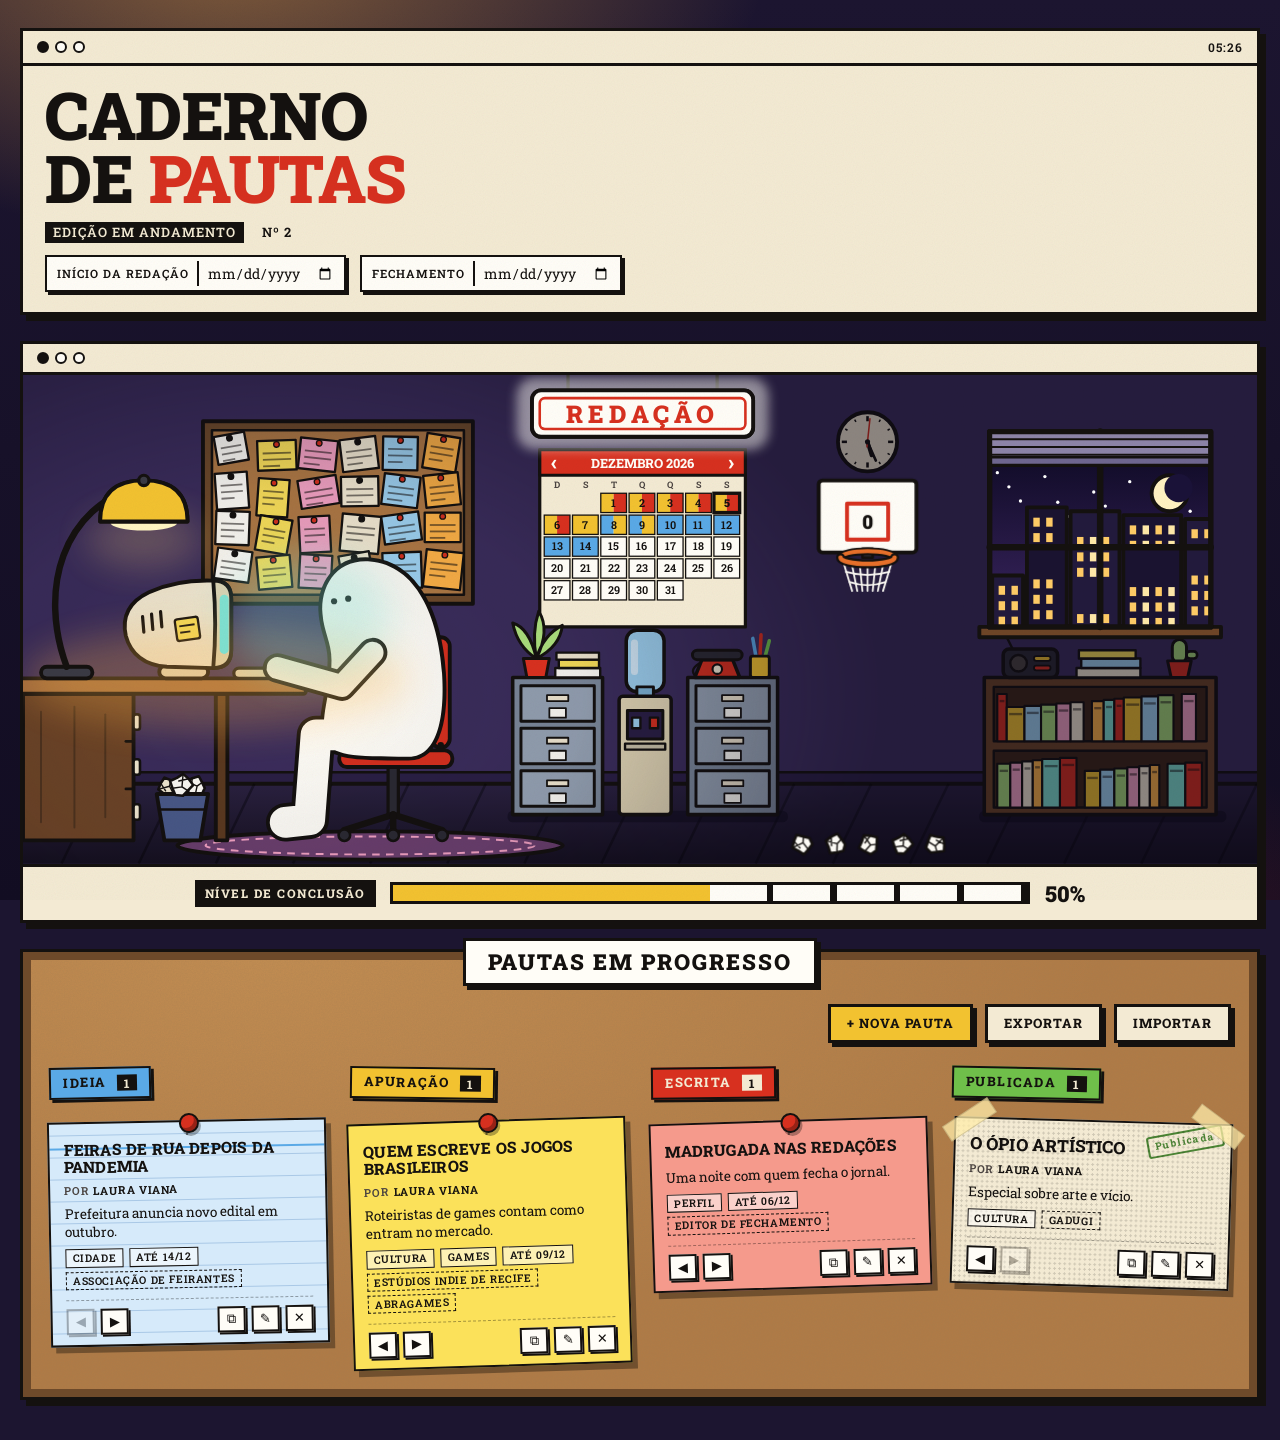
<file: caderno-de-pautas/index.html>
<!DOCTYPE html>
<html lang="pt-BR">
<head>
<meta charset="UTF-8">
<meta name="viewport" content="width=device-width, initial-scale=1.0">
<title>Caderno de Pautas</title>
<link rel="stylesheet" href="fonts.css">
<style>
/* ======================================================
   PALETA — redação de madrugada, papel creme e luminária
   ====================================================== */
:root{
  --night:#1c1530; --night-2:#2a1f45; --ink:#14110f; --ink-soft:#4a4340;
  --paper:#f3ead3; --paper-2:#e6dab8; --white:#fffdf7;
  --red:#d7301f; --yellow:#f2c230; --amber:#ffb347; --pink:#f4a3c4; --blue:#9fd3f2; --green:#a7d97a; --teal:#7fe0d0;
  --cork:#b07a45; --cork-2:#8f5f33;
  /* cor de cada etapa: ideia, apuração, escrita, publicada */
  --s0:#5aa9e6; --s1:#f2c230; --s2:#d7301f; --s3:#6fbf4a;
  --shadow:6px 6px 0 var(--ink);
  --font-head:'Roboto Slab',Georgia,serif;
  --font-type:'Roboto Slab',Georgia,serif;
  --font-body:'Roboto Slab',Georgia,serif;
}
*{box-sizing:border-box}
html,body{margin:0;min-height:100%}
body{
  font-family:var(--font-body); font-size:15px; line-height:1.35; color:var(--ink);
  background:var(--night);
  background-image:
    radial-gradient(ellipse 60% 45% at 18% -5%, rgba(255,179,71,.45), transparent 70%),
    radial-gradient(ellipse 40% 30% at 85% 105%, rgba(215,48,31,.18), transparent 70%),
    linear-gradient(var(--night), #120d22);
  background-attachment:fixed;
  overflow-x:hidden;
}
/* grão de papel/filme sobre tudo */
body::after{
  content:""; position:fixed; inset:0; pointer-events:none; z-index:50; opacity:.07; mix-blend-mode:multiply;
  background-image:url("data:image/svg+xml;utf8,<svg xmlns='http://www.w3.org/2000/svg' width='200' height='200'><filter id='n'><feTurbulence type='fractalNoise' baseFrequency='.9' numOctaves='2' stitchTiles='stitch'/></filter><rect width='200' height='200' filter='url(%23n)'/></svg>");
}
button,input,textarea,select{font-family:inherit;font-size:inherit;color:inherit}
.app{max-width:1320px;margin:0 auto;padding:28px 20px 40px;position:relative}
@media (max-width:640px){.app{padding:16px 12px 32px}}

/* ======================================================
   JANELAS RETRÔ (papel creme, contorno preto, sombra dura)
   ====================================================== */
.win{background:var(--paper);border:3px solid var(--ink);box-shadow:var(--shadow);position:relative}
.win-bar{display:flex;align-items:center;gap:14px;padding:8px 14px;border-bottom:3px solid var(--ink);background:var(--paper);font-family:var(--font-type);font-weight:600;font-size:12px;letter-spacing:1px;text-transform:uppercase}
.dots{display:flex;gap:6px}
.dots i{width:12px;height:12px;border:2px solid var(--ink);border-radius:50%;background:var(--white)}
.dots i:first-child{background:var(--ink)}
.win-title{flex:1;text-align:center;font-weight:700}
.win-meta{white-space:nowrap}

/* ======================================================
   BOTÕES
   ====================================================== */
.btn{font-family:var(--font-head);font-weight:800;font-size:13px;letter-spacing:1px;text-transform:uppercase;background:var(--white);border:3px solid var(--ink);box-shadow:4px 4px 0 var(--ink);padding:10px 16px;cursor:pointer;line-height:1;transition:transform .08s,box-shadow .08s}
.btn:hover{transform:translate(-1px,-1px);box-shadow:5px 5px 0 var(--ink)}
.btn:active{transform:translate(3px,3px);box-shadow:1px 1px 0 var(--ink)}
.btn.primary{background:var(--yellow)}
.btn.danger{background:var(--red);color:var(--paper)}
.btn.ghost{background:var(--paper)}

/* ======================================================
   CABEÇALHO — manchete de jornal
   ====================================================== */
.masthead{margin-bottom:26px}
.mast-body{display:flex;justify-content:space-between;align-items:flex-end;gap:20px;padding:18px 22px 20px;flex-wrap:wrap}
h1{font-family:var(--font-head);font-weight:900;font-size:clamp(36px,5.6vw,66px);line-height:.95;margin:0;text-transform:uppercase;letter-spacing:-.5px}
h1 em{font-style:normal;color:var(--red)}
.tagline{font-family:var(--font-type);font-weight:600;font-size:13px;letter-spacing:1px;text-transform:uppercase;margin:12px 0 0;display:flex;flex-wrap:wrap;gap:6px 18px;align-items:center}
.tagline .lbl{background:var(--ink);color:var(--paper);padding:2px 8px}
.dates{display:flex;flex-wrap:wrap;gap:8px 14px;align-items:center;margin-top:12px;font-family:var(--font-type);font-weight:600;font-size:11.5px;letter-spacing:1px;text-transform:uppercase}
.dates label{display:flex;align-items:center;gap:8px;background:var(--white);border:2.5px solid var(--ink);box-shadow:3px 3px 0 var(--ink);padding:4px 6px 4px 10px}
.dates input{border:0;border-left:2px solid var(--ink);background:transparent;padding:2px 4px 2px 8px;font-family:var(--font-body);font-weight:400;font-size:14px;min-width:0}
.dates input:focus{outline:none;background:#fff9dc}
.dates .days{color:var(--red);font-weight:700}
.toolbar{display:flex;gap:12px;flex-wrap:wrap}
.cork-tools{justify-content:flex-end;margin:0 0 18px}

/* ======================================================
   CENÁRIO — redação ilustrada
   ====================================================== */
.scene-win{margin-bottom:26px}
.scene-wrap{position:relative;background:var(--night);border-bottom:3px solid var(--ink)}
#scene{display:block;width:100%;height:auto}
.toast{position:absolute;top:14px;left:50%;transform:translate(-50%,-10px);background:var(--ink);color:var(--paper);font-family:var(--font-type);font-weight:600;font-size:12px;letter-spacing:1px;text-transform:uppercase;padding:6px 14px;border:2px solid var(--paper);opacity:0;transition:.25s;pointer-events:none;white-space:nowrap;max-width:90%;text-overflow:ellipsis;overflow:hidden}
.toast.show{opacity:1;transform:translate(-50%,0)}
.meter-row{display:flex;align-items:center;justify-content:center;gap:14px;padding:12px 16px;flex-wrap:wrap}
.lbl-black{background:var(--ink);color:var(--paper);font-family:var(--font-head);font-weight:800;font-size:12px;letter-spacing:1.5px;padding:5px 10px;text-transform:uppercase;white-space:nowrap}
.meter{flex:0 1 640px;min-width:160px;height:22px;border:3px solid var(--ink);background:var(--white);position:relative;
  background-image:repeating-linear-gradient(90deg,transparent 0 9%,var(--ink) 9% 10%)}
.meter i{display:block;height:100%;background:var(--yellow);width:0;transition:width .5s cubic-bezier(.2,.9,.3,1.2)}
.meter-pct{font-family:var(--font-head);font-weight:900;font-size:22px;min-width:3.2ch;text-align:right}

/* animações do cenário */
.star{animation:tw 3s ease-in-out infinite}
@keyframes tw{50%{opacity:.15}}
.flk{animation:flk 6s steps(1) infinite}
@keyframes flk{0%,70%{opacity:1}72%,78%{opacity:.1}80%,100%{opacity:1}}
.steam{animation:steam 1.8s ease-in-out infinite;transform-box:fill-box;transform-origin:50% 100%}
@keyframes steam{0%{opacity:0;transform:translateY(0) scaleY(.6)}40%{opacity:.9}100%{opacity:0;transform:translateY(-14px) scaleY(1.2)}}
.tl{animation:tl 1.4s steps(5) infinite;transform-box:fill-box;transform-origin:left center}
@keyframes tl{0%{transform:scaleX(.2)}100%{transform:scaleX(1)}}
.shine{animation:shine 1.6s ease-in-out infinite;transform-box:fill-box;transform-origin:center}
@keyframes shine{50%{transform:scale(1.5) rotate(20deg);opacity:.5}}
.typing{animation:typing .5s steps(2) infinite}
@keyframes typing{50%{transform:translateY(-2px)}}
.scr{animation:scr 4s steps(1) infinite}
@keyframes scr{0%,90%{opacity:1}93%{opacity:.7}}
/* luz: --on liga/desliga a luminária, --prog é o nível de conclusão (0 a 1) */
#scene{--on:1;--prog:0;--day:0;--blind:0;--sun:0;--sign:1}
.dark-off{opacity:calc(.66*(1 - var(--on))*(1 - .5*var(--sun)));transition:opacity .7s}
.dark-on{opacity:calc(var(--on)*(.58 - .28*var(--prog))*(1 - .55*var(--sun)));transition:opacity .7s}
/* janela: dia e noite, persiana */
.win,.blind,.cooler,.radio,.sign{cursor:pointer;outline:none}
.sign-on{opacity:var(--sign);transition:opacity .25s}
.radio:hover rect,.radio:focus-visible rect{stroke:#f2c230}
#radioPop strong{display:block;font-family:var(--font-head);font-weight:900;font-size:16px;line-height:1.1;margin-bottom:3px}
.day-only{opacity:var(--day);transition:opacity .9s}
.night-only{opacity:calc(1 - var(--day));transition:opacity .9s}
.sun{transform:translateY(calc((1 - var(--day))*130px));transition:transform .9s ease-in-out}
.moon{transform:translateY(calc(var(--day)*130px));transition:transform .9s ease-in-out}
.blind{transform:translateY(calc((var(--blind) - 1)*126px));transition:transform .7s ease-in-out}
.win:focus-visible,.blind:focus-visible,.cooler:focus-visible{filter:brightness(1.15)}
.warm{opacity:calc(var(--on)*(.6 + .4*var(--prog)));transition:opacity .45s}
.shade-on{opacity:var(--on);transition:opacity .2s}
.lamp{cursor:pointer;outline:none}
.lamp:hover .shade,.lamp:focus-visible .shade{stroke:#fff5c2}
/* cesta de basquete */
.ball{cursor:grab;touch-action:none}
#scene.aiming,#scene.aiming .ball{cursor:grabbing}
.net{transform-box:fill-box;transform-origin:50% 0}
.net.swish{animation:swish .45s ease-out}
@keyframes swish{30%{transform:scaleY(1.3)}65%{transform:scaleY(.9)}}
/* calendário de parede */
#cal,.cal-dim{filter:brightness(calc(.55 + .45*var(--on)));transition:filter .45s}
.cal-day,.cal-nav{cursor:pointer}
.cal-day:hover .cal-cell{stroke-width:2.2}
.cal-nav:hover text{fill:var(--yellow)}
.cal-pop{position:absolute;z-index:5;min-width:190px;max-width:260px;background:var(--paper);border:3px solid var(--ink);box-shadow:4px 4px 0 var(--ink);padding:8px 10px 10px;font-size:12.5px}
.cal-pop[hidden]{display:none}
.cal-pop h4{margin:0 0 6px;font-family:var(--font-head);font-weight:800;font-size:12px;letter-spacing:1px;text-transform:uppercase}
.cal-pop p{margin:0;color:var(--ink-soft)}
.cal-pop button{display:flex;align-items:center;gap:8px;width:100%;text-align:left;background:var(--white);border:2px solid var(--ink);padding:4px 6px;margin-top:5px;cursor:pointer;line-height:1.2}
.cal-pop button:hover{background:#fff9dc}
.cal-pop button b{flex:none;width:12px;height:12px;border:2px solid var(--ink);background:var(--c)}
.cal-pop button small{display:block;font-family:var(--font-type);font-size:10px;letter-spacing:.6px;text-transform:uppercase;color:var(--ink-soft)}
.neon{animation:neon 5s linear infinite}
@keyframes neon{0%,88%,100%{opacity:1}90%{opacity:.5}92%{opacity:1}95%{opacity:.6}}

/* ======================================================
   MURAL DE CORTIÇA — as fichas
   ====================================================== */
.cork{border:3px solid var(--ink);box-shadow:var(--shadow);padding:22px 18px 26px;background:var(--cork);
  background-image:
    url("data:image/svg+xml;utf8,<svg xmlns='http://www.w3.org/2000/svg' width='160' height='160'><filter id='n'><feTurbulence type='fractalNoise' baseFrequency='.75' numOctaves='3' stitchTiles='stitch'/><feColorMatrix values='0 0 0 0 .35 0 0 0 0 .2 0 0 0 0 .08 0 0 0 .35 0'/></filter><rect width='160' height='160' filter='url(%23n)'/></svg>"),
    radial-gradient(ellipse at 20% 0%, rgba(255,200,120,.25), transparent 60%);
  box-shadow:var(--shadow),inset 0 0 0 8px #6e4a2a;padding:26px 26px 30px}
.cork-head{display:flex;justify-content:center;margin:-40px 0 18px;position:relative;z-index:3}
.cork-head .plate{background:var(--white);border:3px solid var(--ink);box-shadow:4px 4px 0 var(--ink);font-family:var(--font-head);font-weight:900;font-size:clamp(15px,2.4vw,22px);letter-spacing:2px;padding:6px 22px;text-transform:uppercase}
.board{display:grid;grid-template-columns:repeat(4,1fr);gap:20px 22px}
@media (max-width:1050px){.board{grid-template-columns:repeat(2,1fr)}}
@media (max-width:600px){.board{grid-template-columns:1fr}}
.col{display:flex;flex-direction:column;gap:22px;min-height:200px;padding-top:6px;border-radius:4px;outline:3px dashed transparent;outline-offset:8px;transition:outline-color .15s,background .15s}
/* arrastar fichas entre as etapas */
.col.over{outline-color:rgba(20,17,15,.55);background:rgba(255,255,255,.12)}
.card[draggable]{cursor:grab}
.card.dragging{opacity:.35}
.card.drop-before{margin-top:26px}

.card{transition:transform .15s,box-shadow .15s,margin .12s}
.col-tag{align-self:flex-start;display:flex;align-items:center;gap:10px;background:var(--yellow);border:2.5px solid var(--ink);box-shadow:3px 3px 0 var(--ink);padding:5px 12px;font-family:var(--font-head);font-weight:800;font-size:13px;letter-spacing:1.5px;text-transform:uppercase;transform:rotate(-1.2deg)}
.col:nth-child(1) .col-tag{background:var(--s0)}
.col:nth-child(2) .col-tag{transform:rotate(.8deg);background:var(--s1)}
.col:nth-child(3) .col-tag{transform:rotate(-.6deg);background:var(--s2);color:var(--paper)}
.col:nth-child(4) .col-tag{transform:rotate(1.1deg);background:var(--s3)}
.col-tag .n{background:var(--ink);color:var(--paper);padding:0 7px;font-size:12px}
.col:nth-child(3) .col-tag .n{background:var(--paper);color:var(--ink)}
.empty{font-family:var(--font-type);font-weight:500;font-size:12.5px;letter-spacing:.5px;color:var(--ink);background:var(--white);border:2px solid var(--ink);padding:10px 12px;transform:rotate(1.5deg);opacity:.8;align-self:flex-start;box-shadow:3px 3px 0 rgba(0,0,0,.25)}

.card{position:relative;border:2.5px solid var(--ink);box-shadow:5px 6px 0 rgba(0,0,0,.35);padding:18px 14px 10px;transform:rotate(var(--rot,0deg));transition:transform .15s,box-shadow .15s;font-size:13.5px;line-height:1.35}
.card:hover{transform:rotate(0deg) translateY(-3px) scale(1.02);box-shadow:8px 10px 0 rgba(0,0,0,.35);z-index:2}
/* alfinete */
.card::before{content:"";position:absolute;top:-9px;left:50%;width:16px;height:16px;margin-left:-8px;border-radius:50%;background:var(--red);border:2.5px solid var(--ink);box-shadow:inset -3px -3px 0 rgba(0,0,0,.3),2px 3px 0 rgba(0,0,0,.3);z-index:1}
.card::after{content:"";position:absolute;top:5px;left:50%;width:2px;height:8px;margin-left:-1px;background:var(--ink);opacity:.5}
/* ideia: ficha pautada azul */
.c0{background:#d6eafa;background-image:linear-gradient(var(--s0) 0 2px,transparent 2px),repeating-linear-gradient(transparent 0 21px,#a9c8e6 21px 22px);background-position:0 24px,0 12px;background-size:100% 100%,100% 22px}
/* apuração: post-it amarelo */
.c1{background:#fbe15a;border-color:var(--ink)}
/* escrita: post-it vermelho */
.c2{background:#f59a8c}
/* publicada: recorte de jornal com fita crepe */
.c3{background:var(--paper);background-image:radial-gradient(rgba(0,0,0,.14) 1px,transparent 1.3px);background-size:5px 5px;padding-top:16px}
.c3::before,.c3::after{content:"";position:absolute;top:-8px;width:52px;height:16px;background:rgba(255,236,170,.75);border:1px solid rgba(0,0,0,.15);margin:0;border-radius:0;box-shadow:none;opacity:1}
.c3::before{left:-14px;transform:rotate(-35deg)}
.c3::after{right:-14px;left:auto;height:16px;transform:rotate(35deg)}
.stamp{position:absolute;right:8px;top:6px;transform:rotate(-12deg);border:2.5px solid #2f7d1c;color:#2f7d1c;font-family:var(--font-type);font-weight:700;font-size:10px;letter-spacing:1.5px;padding:2px 6px;border-radius:3px;opacity:.85;mix-blend-mode:multiply}
.card h3{font-family:var(--font-head);font-weight:800;font-size:15.5px;line-height:1.1;text-transform:uppercase;margin:0 0 8px;letter-spacing:.2px;word-break:break-word;padding-right:12px}
.c3 h3{font-size:17px;padding-right:80px}
.card .by{font-family:var(--font-type);font-weight:600;font-size:11px;letter-spacing:.8px;text-transform:uppercase;margin:0 0 6px;color:var(--ink-soft)}
.card .by b{color:var(--ink)}
.card .gancho{margin:0 0 8px;white-space:pre-wrap}
.chips{display:flex;flex-wrap:wrap;gap:4px 6px;font-family:var(--font-type);font-weight:600;font-size:10.5px;letter-spacing:.6px;text-transform:uppercase}
.chip{border:1.5px solid var(--ink);padding:1px 6px;background:rgba(255,255,255,.55)}
.chip.src{border-style:dashed;background:transparent}
.chip.late{background:var(--red);color:var(--paper);border-color:var(--ink)}
.chip.today{background:var(--ink);color:var(--yellow)}
.card-actions{display:flex;justify-content:space-between;gap:6px;margin-top:10px;padding-top:8px;border-top:1.5px dashed rgba(0,0,0,.35)}
.grp{display:flex;gap:6px}
.mini{width:28px;height:26px;border:2px solid var(--ink);background:var(--white);box-shadow:2px 2px 0 var(--ink);cursor:pointer;font-size:13px;line-height:1;display:grid;place-items:center;padding:0}
.mini:hover{background:var(--yellow)}
.mini:active{transform:translate(2px,2px);box-shadow:none}
.mini:disabled{opacity:.3;cursor:default;background:var(--white);transform:none;box-shadow:2px 2px 0 var(--ink)}
.mini.del:hover{background:var(--red);color:var(--paper)}

/* ======================================================
   FICHA DE PAUTA (diálogo)
   ====================================================== */
dialog{border:3px solid var(--ink);background:var(--paper);color:var(--ink);padding:0;width:min(600px,calc(100vw - 32px));box-shadow:10px 10px 0 var(--ink)}
dialog::backdrop{background:rgba(10,6,20,.8)}
.dlg-body{padding:22px}
.dlg-body h2{font-family:var(--font-head);font-weight:900;font-size:26px;line-height:1;margin:0 0 4px;text-transform:uppercase}
.dlg-sub{font-family:var(--font-type);font-weight:600;font-size:11px;letter-spacing:1px;text-transform:uppercase;color:var(--ink-soft);margin:0 0 18px}
.field{display:flex;flex-direction:column;gap:4px;margin-bottom:14px}
.field label,.field .lbl{font-family:var(--font-type);font-weight:600;font-size:11px;letter-spacing:1px;text-transform:uppercase}
.field input,.field textarea,.field select{background:var(--white);border:2.5px solid var(--ink);padding:8px 10px;font-size:15px;width:100%;box-shadow:3px 3px 0 var(--ink)}
/* campo de etiquetas (várias editorias / fontes) */
.tags{display:flex;flex-wrap:wrap;gap:6px;align-items:center;background:var(--white);border:2.5px solid var(--ink);padding:6px 8px;box-shadow:3px 3px 0 var(--ink);cursor:text;min-height:44px}
.tags:focus-within{background:#fff9dc}
.tags input{border:0;box-shadow:none;background:transparent;padding:4px 2px;flex:1;min-width:140px;width:auto}
.tags input:focus{background:transparent}
.tag{display:inline-flex;align-items:center;gap:6px;border:1.5px solid var(--ink);background:var(--yellow);padding:2px 4px 2px 8px;font-family:var(--font-type);font-weight:600;font-size:11px;letter-spacing:.6px;text-transform:uppercase}
.tag button{border:0;background:var(--ink);color:var(--paper);width:16px;height:16px;line-height:1;font-size:11px;cursor:pointer;padding:0;display:grid;place-items:center}
.tag button:hover{background:var(--red)}
.field .hint{font-size:11px;color:var(--ink-soft);margin-top:2px}
.field input:focus,.field textarea:focus,.field select:focus{outline:none;background:#fff9dc}
.field textarea{min-height:84px;resize:vertical}
.row{display:grid;grid-template-columns:1fr 1fr;gap:14px}
@media (max-width:520px){.row{grid-template-columns:1fr}}
.dlg-actions{display:flex;justify-content:flex-end;gap:12px;margin-top:8px;flex-wrap:wrap}

</style>
</head>
<body>
<div class="app">

  <!-- ================= MANCHETE ================= -->
  <header class="win masthead">
    <div class="win-bar"><span class="dots"><i></i><i></i><i></i></span><span class="win-title"></span><span class="win-meta" id="clock">00:00</span></div>
    <div class="mast-body">
      <div>
        <h1>Caderno<br>de <em>Pautas</em></h1>
        <p class="tagline">
          <span class="lbl">Edição em andamento</span>
          <span>Nº <b id="edicao">1</b></span>
        </p>
        <div class="dates">
          <label>Início da redação <input type="date" id="dInicio"></label>
          <label>Fechamento <input type="date" id="dFim"></label>
          <span class="days" id="dDias"></span>
        </div>
      </div>
    </div>
  </header>

  <!-- ================= CENÁRIO ================= -->
  <section class="win scene-win">
    <div class="win-bar"><span class="dots"><i></i><i></i><i></i></span></div>
    <div class="scene-wrap">
      <svg id="scene" viewBox="0 0 960 380" role="group" aria-label="Redação de madrugada"></svg>
      <div class="cal-pop" id="calPop" hidden></div>
      <div class="cal-pop" id="radioPop" aria-live="polite" hidden></div>
      <div class="toast" id="toast" aria-live="polite"></div>
    </div>
    <div class="meter-row">
      <span class="lbl-black">Nível de conclusão</span>
      <div class="meter"><i id="meterFill"></i></div>
      <span class="meter-pct" id="meterPct">0%</span>
    </div>
  </section>

  <!-- ================= MURAL ================= -->
  <section class="cork">
    <div class="cork-head"><span class="plate">Pautas em progresso</span></div>
    <div class="toolbar cork-tools">
      <button type="button" class="btn primary" id="newBtn">+ Nova pauta</button>
      <button type="button" class="btn ghost" id="exportBtn">Exportar</button>
      <button type="button" class="btn ghost" id="importBtn">Importar</button>
      <input type="file" id="importFile" accept="application/json" hidden>
    </div>
    <div class="board" id="board"></div>
  </section>

</div>

<!-- ================= FICHA ================= -->
<dialog id="dlg">
  <div class="win-bar"><span class="dots"><i></i><i></i><i></i></span><span class="win-title">Ficha de pauta</span><span class="win-meta" id="dlgNum"></span></div>
  <form class="dlg-body" method="dialog" id="form">
    <h2 id="dlgTitle">Nova pauta</h2>
    <p class="dlg-sub">Preencha a ficha e pregue no mural</p>
    <div class="field"><label for="fTitulo">Título da pauta</label><input id="fTitulo" required maxlength="80" placeholder="Ex.: O ópio artístico"></div>
    <div class="field"><label for="fDescricao">Descrição</label><textarea id="fDescricao" maxlength="600" placeholder="Do que trata a pauta."></textarea></div>
    <div class="row">
      <div class="field"><label for="fJornalista">Jornalista responsável</label><input id="fJornalista" maxlength="60" placeholder="Quem assina"></div>
      <div class="field"><label for="fStatus">Etapa</label>
        <select id="fStatus"><option value="0">Ideia</option><option value="1">Apuração</option><option value="2">Escrita</option><option value="3">Publicada</option></select>
      </div>
    </div>
    <div class="field"><label for="fEditoriaIn">Editorias</label>
      <div class="tags" id="tEditoria"><input id="fEditoriaIn" maxlength="30" placeholder="Cultura, Cidade, Tech..."></div>
      <span class="hint">Enter ou vírgula para adicionar mais de uma.</span>
    </div>
    <div class="field"><label for="fFonteIn">Fontes / contatos</label>
      <div class="tags" id="tFonte"><input id="fFonteIn" maxlength="80" placeholder="Quem ouvir"></div>
      <span class="hint">Enter ou vírgula para adicionar mais de uma.</span>
    </div>
    <div class="row">
      <div class="field"><label for="fInicio">Início</label><input id="fInicio" type="date"></div>
      <div class="field"><label for="fPrazo">Encerramento (prazo)</label><input id="fPrazo" type="date"></div>
    </div>
    <div class="dlg-actions">
      <button type="button" class="btn danger" id="delBtn" hidden>Apagar</button>
      <button type="button" class="btn ghost" id="dupBtn" hidden>Duplicar</button>
      <button type="button" class="btn ghost" id="cancelBtn">Cancelar</button>
      <button type="submit" class="btn primary" id="saveBtn">Pregar no mural</button>
    </div>
  </form>
</dialog>

<script src="cenario.js"></script>
<script>
/* ====================== dados ====================== */
const KEY = 'caderno-de-pautas.v1';
const STATUS = ['Ideia', 'Apuração', 'Escrita', 'Publicada'];
const EMPTY = ['Nenhuma ideia anotada.', 'Ninguém apurando.', 'Nada em escrita.', 'Nada publicado ainda.'];
let pautas = load();
let editing = null;

function uid() { return Math.random().toString(36).slice(2, 10); }
function todayISO() { const d = new Date(); return new Date(d.getTime() - d.getTimezoneOffset() * 60000).toISOString().slice(0, 10); }
function fmtData(iso) { if (!iso) return ''; const p = iso.split('-'); return p[2] + '/' + p[1]; }
function esc(s) { return String(s || '').replace(/[&<>"']/g, c => ({ '&': '&amp;', '<': '&lt;', '>': '&gt;', '"': '&quot;', "'": '&#39;' }[c])); }
function hash(s) { let h = 0; for (const c of s) h = (h * 31 + c.charCodeAt(0)) | 0; return Math.abs(h); }

// aceita fichas antigas (editoria/fonte como texto, "gancho") e novas (listas, "descricao")
function lista(v) { if (Array.isArray(v)) return v.map(x => String(x).trim()).filter(Boolean); return String(v || '').split(',').map(x => x.trim()).filter(Boolean); }
function norm(p) {
  return {
    id: p.id || uid(), titulo: String(p.titulo || ''), descricao: String(p.descricao != null ? p.descricao : (p.gancho || '')),
    jornalista: String(p.jornalista || ''), editorias: lista(p.editorias != null ? p.editorias : p.editoria), fontes: lista(p.fontes != null ? p.fontes : p.fonte),
    inicio: p.inicio || '', prazo: p.prazo || '', status: Math.max(0, Math.min(3, +p.status || 0)), criadaEm: p.criadaEm || Date.now(), movidaEm: p.movidaEm
  };
}
function load() {
  try { const raw = localStorage.getItem(KEY); if (raw) return JSON.parse(raw).map(norm); } catch (e) {}
  const iso = n => { const x = new Date(); x.setDate(x.getDate() + n); return new Date(x.getTime() - x.getTimezoneOffset() * 60000).toISOString().slice(0, 10); };
  return [
    { titulo: 'Feiras de rua depois da pandemia', descricao: 'Prefeitura anuncia novo edital em outubro.', jornalista: 'Laura Viana', editorias: ['Cidade'], inicio: iso(3), prazo: iso(9), fontes: ['Associação de feirantes'], status: 0 },
    { titulo: 'Quem escreve os jogos brasileiros', descricao: 'Roteiristas de games contam como entram no mercado.', jornalista: 'Laura Viana', editorias: ['Cultura', 'Games'], inicio: iso(-4), prazo: iso(4), fontes: ['Estúdios indie de Recife', 'Abragames'], status: 1 },
    { titulo: 'Madrugada nas redações', descricao: 'Uma noite com quem fecha o jornal.', jornalista: '', editorias: ['Perfil'], inicio: iso(-6), prazo: iso(1), fontes: ['Editor de fechamento'], status: 2 },
    { titulo: 'O ópio artístico', descricao: 'Especial sobre arte e vício.', jornalista: 'Laura Viana', editorias: ['Cultura'], inicio: iso(-27), prazo: iso(-20), fontes: ['Gadugi'], status: 3 },
  ].map(norm);
}
function save() { try { localStorage.setItem(KEY, JSON.stringify(pautas)); } catch (e) {} }

/* ====================== mural ====================== */
const board = document.getElementById('board');
const F = id => document.getElementById(id);

function render() {
  board.innerHTML = '';
  STATUS.forEach((nome, s) => {
    const col = document.createElement('div'); col.className = 'col'; col.dataset.s = s;
    const lista = pautas.filter(p => p.status === s);
    col.innerHTML = '<div class="col-tag">' + nome + '<span class="n">' + lista.length + '</span></div>';
    if (!lista.length) col.innerHTML += '<div class="empty">' + EMPTY[s] + '</div>';
    lista.forEach(p => col.appendChild(card(p)));
    board.appendChild(col);
  });
  renderHud();
  updateLight();
  renderCalendar();
}

function card(p) {
  const el = document.createElement('article');
  el.className = 'card c' + p.status;
  el.dataset.id = p.id;
  el.draggable = true;
  el.style.setProperty('--rot', ((hash(p.id) % 50) / 10 - 2.5).toFixed(1) + 'deg');
  const hoje = todayISO();
  let prazo = '';
  if (p.prazo && p.status < 3) {
    const late = p.prazo < hoje, today = p.prazo === hoje;
    prazo = '<span class="chip ' + (late ? 'late' : today ? 'today' : '') + '">' + (late ? 'atrasada ' : today ? 'fecha hoje ' : 'até ') + fmtData(p.prazo) + '</span>';
  }
  el.innerHTML =
    (p.status === 3 ? '<span class="stamp">Publicada</span>' : '') +
    '<h3>' + esc(p.titulo) + '</h3>' +
    (p.jornalista ? '<p class="by">Por <b>' + esc(p.jornalista) + '</b></p>' : '') +
    (p.descricao ? '<p class="gancho">' + esc(p.descricao) + '</p>' : '') +
    '<div class="chips">' +
      p.editorias.map(e => '<span class="chip">' + esc(e) + '</span>').join('') + prazo +
      p.fontes.map(f => '<span class="chip src">' + esc(f) + '</span>').join('') +
    '</div>' +
    '<div class="card-actions">' +
      '<div class="grp">' +
        '<button class="mini" data-act="back" title="Voltar etapa"' + (p.status === 0 ? ' disabled' : '') + '>&#9664;</button>' +
        '<button class="mini" data-act="fwd" title="Avançar etapa"' + (p.status === 3 ? ' disabled' : '') + '>&#9654;</button>' +
      '</div>' +
      '<div class="grp">' +
        '<button class="mini" data-act="dup" title="Duplicar">&#10697;</button>' +
        '<button class="mini" data-act="edit" title="Editar">&#9998;</button>' +
        '<button class="mini del" data-act="del" title="Apagar">&#10005;</button>' +
      '</div>' +
    '</div>';
  return el;
}

board.addEventListener('click', e => {
  const b = e.target.closest('button[data-act]'); if (!b) return;
  const p = pautas.find(x => x.id === b.closest('.card').dataset.id); if (!p) return;
  if (b.dataset.act === 'fwd')  move(p, 1);
  if (b.dataset.act === 'back') move(p, -1);
  if (b.dataset.act === 'edit') openDlg(p);
  if (b.dataset.act === 'dup')  duplicate(p);
  if (b.dataset.act === 'del')  remove(p);
});

/* arrastar uma ficha: soltar em outra coluna muda a etapa; soltar entre fichas muda a ordem */
let dragId = null;
function dropBefore(col, y) {
  return [...col.querySelectorAll('.card:not(.dragging)')].find(c => { const r = c.getBoundingClientRect(); return y < r.top + r.height / 2; }) || null;
}
function clearDrop() { board.querySelectorAll('.over,.drop-before').forEach(x => x.classList.remove('over', 'drop-before')); }
board.addEventListener('dragstart', e => {
  const c = e.target.closest('.card'); if (!c) return;
  dragId = c.dataset.id; e.dataTransfer.effectAllowed = 'move'; e.dataTransfer.setData('text/plain', dragId);
  setTimeout(() => c.classList.add('dragging'));
});
board.addEventListener('dragover', e => {
  const col = e.target.closest('.col'); if (!col || !dragId) return;
  e.preventDefault(); e.dataTransfer.dropEffect = 'move';
  clearDrop(); col.classList.add('over');
  const alvo = dropBefore(col, e.clientY); if (alvo) alvo.classList.add('drop-before');
});
board.addEventListener('drop', e => {
  const col = e.target.closest('.col'), p = pautas.find(x => x.id === dragId); if (!col || !p) return;
  e.preventDefault();
  const alvo = dropBefore(col, e.clientY), antes = p.status, novo = +col.dataset.s;
  pautas.splice(pautas.indexOf(p), 1);
  pautas.splice(alvo ? pautas.findIndex(x => x.id === alvo.dataset.id) : pautas.length, 0, p);
  dragId = null;
  if (novo !== antes) { p.status = novo; p.movidaEm = Date.now(); save(); render(); announce(novo); }
  else { save(); render(); }
});
board.addEventListener('dragend', () => { dragId = null; clearDrop(); board.querySelectorAll('.dragging').forEach(c => c.classList.remove('dragging')); });

function duplicate(p) {
  const copia = norm(Object.assign({}, p, { id: uid(), titulo: (p.titulo + ' (cópia)').slice(0, 80), editorias: p.editorias.slice(), fontes: p.fontes.slice(), criadaEm: Date.now(), movidaEm: undefined }));
  pautas.splice(pautas.indexOf(p) + 1, 0, copia);
  save(); render(); toast('Pauta duplicada.');
}

function move(p, d) {
  const novo = Math.max(0, Math.min(3, p.status + d)); if (novo === p.status) return;
  p.status = novo; p.movidaEm = Date.now(); save(); render(); announce(novo);
}
function announce(novo) {
  if (novo === 3) { toast('Pauta publicada! A redação comemora.'); celebrate(); }
  else if (novo === 2) toast('Hora de escrever.');
  else if (novo === 1) toast('Apuração começou.');
  else toast('De volta ao caderno de ideias.');
}
function remove(p) {
  if (!confirm('Tirar a pauta "' + p.titulo + '" do mural?')) return;
  pautas = pautas.filter(x => x.id !== p.id); save(); render(); toast('Pauta foi para o lixo.');
}
function renderHud() {
  const total = pautas.length, pub = pautas.filter(p => p.status === 3).length;
  const pct = total ? Math.round(pautas.reduce((a, p) => a + p.status, 0) / (3 * total) * 100) : 0;
  F('meterFill').style.width = pct + '%';
  F('meterPct').textContent = pct + '%';
  F('edicao').textContent = pub + 1;
}

/* ====================== datas da redação (início e fechamento) ====================== */
const META_KEY = 'caderno-de-pautas.meta';
let meta = {};
try { meta = JSON.parse(localStorage.getItem(META_KEY) || '{}') || {}; } catch (e) {}
function saveMeta() { try { localStorage.setItem(META_KEY, JSON.stringify(meta)); } catch (e) {} }
function renderDates() {
  F('dInicio').value = meta.inicio || ''; F('dFim').value = meta.fim || '';
  let txt = '';
  if (meta.fim) {
    const dias = Math.round((new Date(meta.fim + 'T00:00') - new Date(todayISO() + 'T00:00')) / 86400000);
    txt = dias > 1 ? 'Faltam ' + dias + ' dias' : dias === 1 ? 'Fecha amanhã' : dias === 0 ? 'Fecha hoje!' : 'Fechou há ' + (-dias) + ' dia' + (dias < -1 ? 's' : '');
  }
  F('dDias').textContent = txt;
}
['dInicio', 'dFim'].forEach(id => F(id).addEventListener('change', () => {
  meta.inicio = F('dInicio').value; meta.fim = F('dFim').value;
  saveMeta(); renderDates(); toast('Datas da redação atualizadas.');
}));

/* ====================== ficha ====================== */
const dlg = F('dlg'), form = F('form');
// campo de etiquetas: Enter ou vírgula adiciona, Backspace no vazio remove a última
function tagBox(boxId) {
  const box = F(boxId), inp = box.querySelector('input'); let items = [];
  function draw() {
    box.querySelectorAll('.tag').forEach(t => t.remove());
    items.forEach((v, i) => { const t = document.createElement('span'); t.className = 'tag'; t.innerHTML = esc(v) + '<button type="button" data-i="' + i + '" aria-label="Remover ' + esc(v) + '">&#10005;</button>'; box.insertBefore(t, inp); });
  }
  function add() { const v = inp.value.replace(/,/g, ' ').trim(); if (v && !items.includes(v)) items.push(v); inp.value = ''; draw(); }
  inp.addEventListener('keydown', e => {
    if (e.key === 'Enter' || e.key === ',') { e.preventDefault(); add(); }
    else if (e.key === 'Backspace' && !inp.value && items.length) { items.pop(); draw(); }
  });
  inp.addEventListener('blur', add);
  box.addEventListener('click', e => { const b = e.target.closest('button[data-i]'); if (b) { items.splice(+b.dataset.i, 1); draw(); inp.focus(); } else if (e.target === box) inp.focus(); });
  return { get: () => { add(); return items.slice(); }, set: v => { items = (v || []).slice(); inp.value = ''; draw(); } };
}
const tEditoria = tagBox('tEditoria'), tFonte = tagBox('tFonte');
function openDlg(p) {
  editing = p || null;
  F('dlgTitle').textContent = p ? 'Editar pauta' : 'Nova pauta';
  F('dlgNum').textContent = p ? 'nº ' + String(pautas.indexOf(p) + 1).padStart(3, '0') : 'nº ' + String(pautas.length + 1).padStart(3, '0');
  F('fTitulo').value = p ? p.titulo : '';
  F('fDescricao').value = p ? (p.descricao || '') : '';
  F('fJornalista').value = p ? (p.jornalista || '') : '';
  tEditoria.set(p ? p.editorias : []);
  tFonte.set(p ? p.fontes : []);
  F('fInicio').value = p ? (p.inicio || '') : todayISO();
  F('fPrazo').value = p ? (p.prazo || '') : '';
  F('fStatus').value = p ? p.status : 0;
  F('delBtn').hidden = !p;
  F('dupBtn').hidden = !p;
  F('saveBtn').textContent = p ? 'Salvar ficha' : 'Pregar no mural';
  dlg.showModal(); F('fTitulo').focus();
}
F('newBtn').onclick = () => openDlg(null);
F('cancelBtn').onclick = () => dlg.close();
F('dupBtn').onclick = () => { if (editing) { dlg.close(); duplicate(editing); } };
F('delBtn').onclick =() => { if (editing) { dlg.close(); remove(editing); } };
form.addEventListener('submit', e => {
  e.preventDefault();
  const dados = { titulo: F('fTitulo').value.trim(), descricao: F('fDescricao').value.trim(), jornalista: F('fJornalista').value.trim(), editorias: tEditoria.get(), fontes: tFonte.get(), inicio: F('fInicio').value, prazo: F('fPrazo').value, status: +F('fStatus').value };
  if (!dados.titulo) return;
  if (editing) {
    const antes = editing.status; Object.assign(editing, dados);
    if (antes !== 3 && dados.status === 3) { toast('Pauta publicada! A redação comemora.'); celebrate(); } else toast('Ficha atualizada.');
  } else {
    pautas.push(norm(dados)); toast('Nova ficha pregada no mural.');
  }
  save(); render(); dlg.close();
});

/* ====================== exportar / importar ====================== */
F('exportBtn').onclick = () => {
  const blob = new Blob([JSON.stringify(pautas, null, 2)], { type: 'application/json' });
  const a = document.createElement('a'); a.href = URL.createObjectURL(blob); a.download = 'caderno-de-pautas-' + todayISO() + '.json'; a.click(); URL.revokeObjectURL(a.href);
  toast('Caderno exportado.');
};
F('importBtn').onclick = () => F('importFile').click();
F('importFile').onchange = async e => {
  const f = e.target.files[0]; if (!f) return;
  try {
    const lidas = JSON.parse(await f.text());
    if (!Array.isArray(lidas)) throw new Error('formato');
    pautas = lidas.filter(p => p && p.titulo).map(norm);
    save(); render(); toast(pautas.length + ' fichas importadas.');
  } catch (err) { toast('Arquivo inválido.'); }
  e.target.value = '';
};

/* ====================== toast e relógio ====================== */
let toastT;
function toast(msg) { const t = F('toast'); t.textContent = msg; t.classList.add('show'); clearTimeout(toastT); toastT = setTimeout(() => t.classList.remove('show'), 2600); }
function tick() {
  const d = new Date(); F('clock').textContent = String(d.getHours()).padStart(2, '0') + ':' + String(d.getMinutes()).padStart(2, '0');
  // ponteiros do relógio de parede, no horário local
  const c = ' ' + CLOCK.x + ' ' + CLOCK.y + ')', sec = F('clockSec'), m = F('clockMin'), h = F('clockHour');
  if (sec) sec.setAttribute('transform', 'rotate(' + (d.getSeconds() * 6) + c);
  if (m) m.setAttribute('transform', 'rotate(' + (d.getMinutes() * 6 + d.getSeconds() * .1) + c);
  if (h) h.setAttribute('transform', 'rotate(' + ((d.getHours() % 12) * 30 + d.getMinutes() * .5) + c);
}
setInterval(tick, 1000);

/* confete no SVG */
let confetti = [], raf = null;
function celebrate() {
  const cores = ['#f2c230', '#d7301f', '#f4a3c4', '#9fd3f2', '#a7d97a', '#fffdf7'];
  for (let i = 0; i < 70; i++) confetti.push({ x: Math.random() * W, y: -Math.random() * 60, vx: (Math.random() - .5) * 1.2, vy: 1 + Math.random() * 2, r: Math.random() * 360, c: cores[i % cores.length] });
  if (!raf) raf = requestAnimationFrame(stepConfetti);
}
function stepConfetti() {
  const layer = F('confetti'); if (!layer) { raf = null; return; }
  confetti = confetti.filter(c => c.y < H + 10);
  layer.innerHTML = confetti.map(c => '<rect x="' + c.x + '" y="' + c.y + '" width="6" height="4" fill="' + c.c + '" transform="rotate(' + c.r + ' ' + c.x + ' ' + c.y + ')"/>').join('');
  confetti.forEach(c => { c.x += c.vx; c.y += c.vy; c.vy += .04; c.r += 6; });
  raf = confetti.length ? requestAnimationFrame(stepConfetti) : null;
}

buildScene();
render();
renderDates();
tick();
</script>
</body>
</html>
</file>
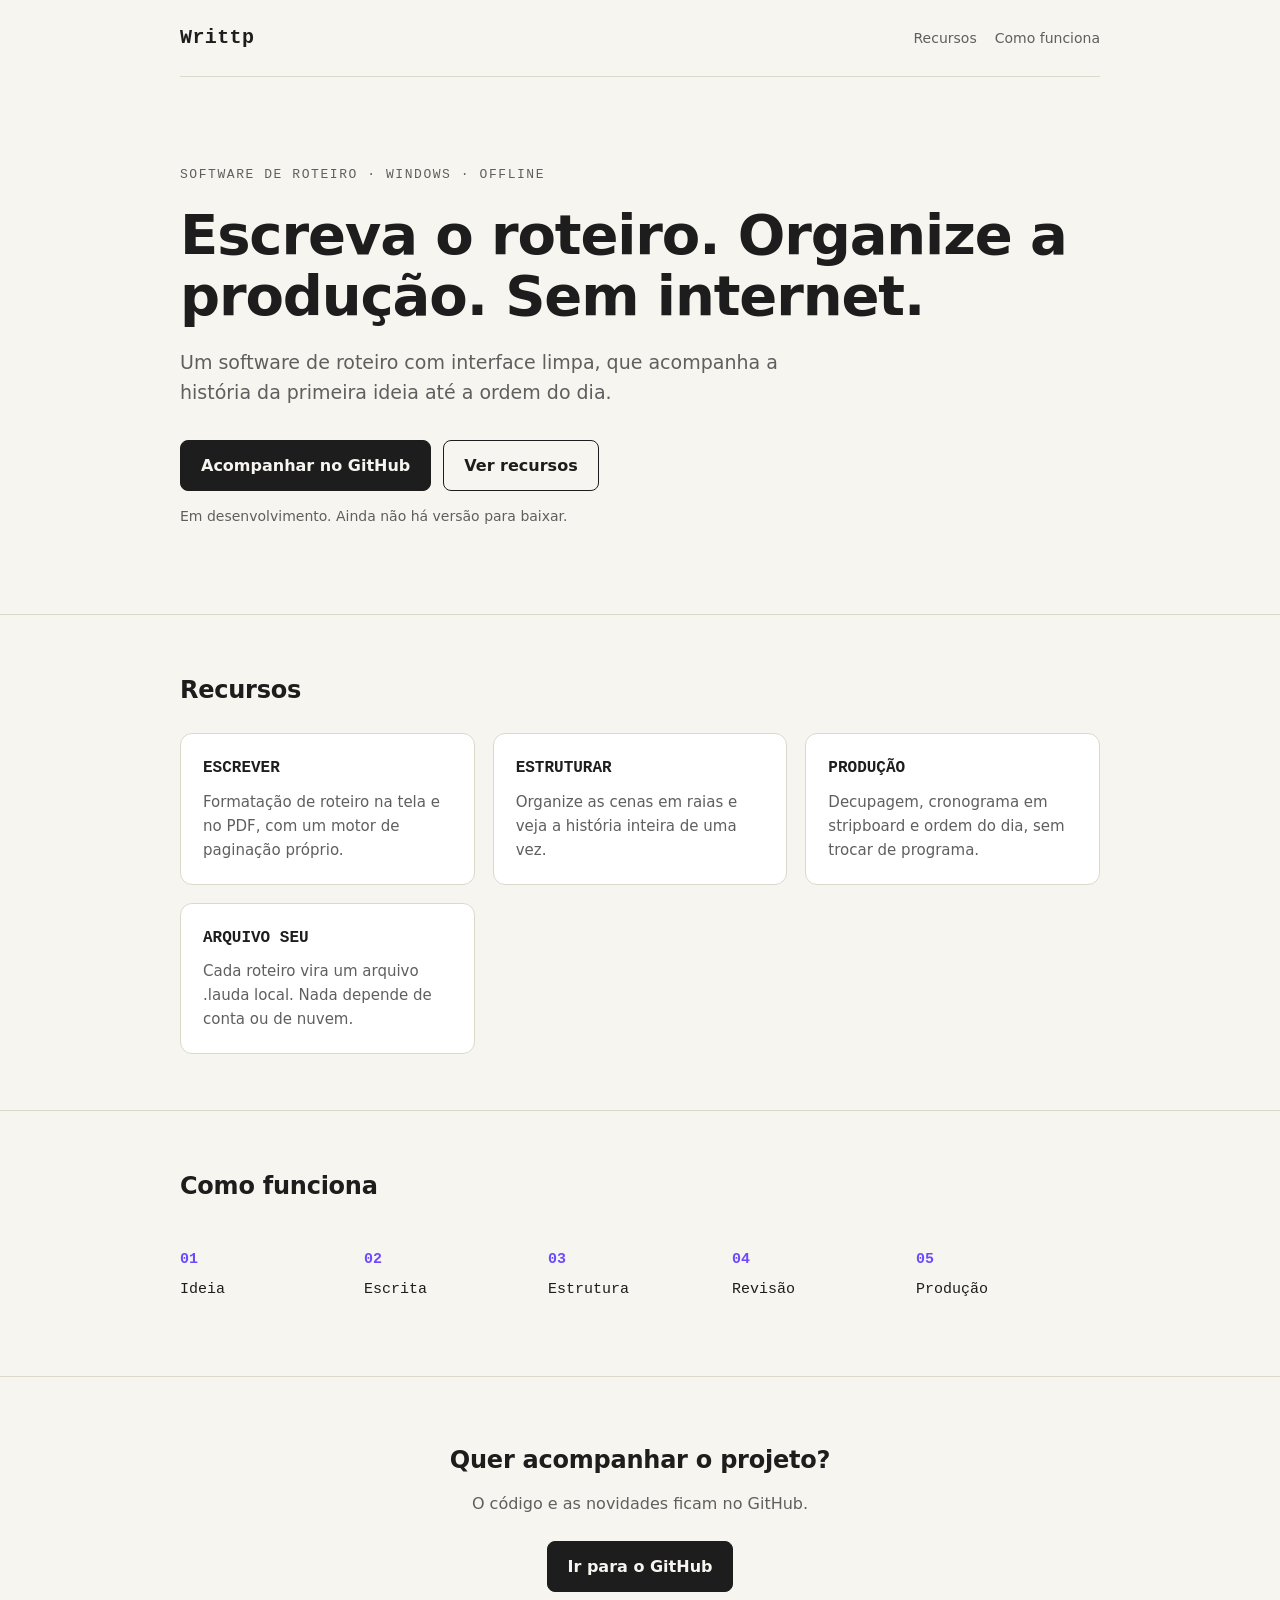
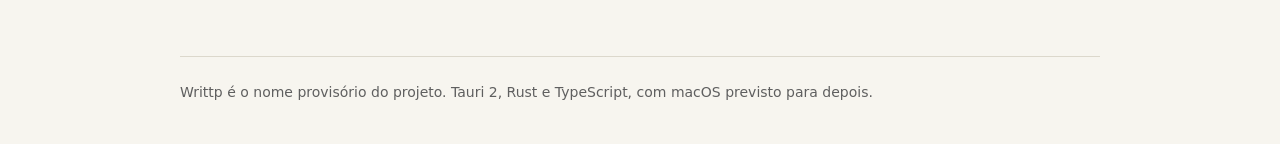
<file: writtp/index.html>
<!doctype html>
<html lang="pt-BR">
<head>
<meta charset="utf-8">
<meta name="viewport" content="width=device-width,initial-scale=1">
<title>Writtp — software de roteiro para desktop</title>
<meta name="description" content="Writtp: software de roteiro para Windows, offline, da primeira ideia até a ordem do dia.">
<style>
:root{--paper:#f7f5ef;--ink:#1d1d1d;--muted:#5f5f5f;--line:#dcd8cc;--brand:#6d4aff}
*{box-sizing:border-box}
html,body{margin:0;padding:0}
body{background:var(--paper);color:var(--ink);font:16px/1.6 system-ui,-apple-system,"Segoe UI",sans-serif}
.wrap{max-width:960px;margin:0 auto;padding:0 20px}
header{display:flex;justify-content:space-between;align-items:center;padding:22px 0;border-bottom:1px solid var(--line)}
.logo{font-family:"Courier New",Courier,monospace;font-weight:700;font-size:20px;letter-spacing:.02em}
nav a{color:var(--muted);text-decoration:none;margin-left:18px;font-size:14px}
nav a:hover{color:var(--ink)}
.hero{padding:88px 0 72px;text-align:left}
.hero .kicker{font-family:"Courier New",Courier,monospace;font-size:13px;text-transform:uppercase;letter-spacing:.12em;color:var(--muted);margin:0 0 18px}
.hero h1{font-size:clamp(34px,6vw,56px);line-height:1.1;margin:0 0 20px;letter-spacing:-.02em}
.hero p.lead{font-size:19px;color:var(--muted);max-width:620px;margin:0 0 32px}
.btns{display:flex;gap:12px;flex-wrap:wrap}
.btn{display:inline-block;padding:12px 20px;border-radius:8px;text-decoration:none;font-weight:600;border:1px solid var(--ink)}
.btn.primary{background:var(--ink);color:var(--paper)}
.btn.ghost{color:var(--ink)}
.status{font-size:14px;color:var(--muted);margin-top:14px}
section{padding:56px 0;border-top:1px solid var(--line)}
section h2{font-size:24px;margin:0 0 24px;letter-spacing:-.01em}
.grid{display:grid;grid-template-columns:repeat(auto-fit,minmax(220px,1fr));gap:18px}
.card{background:#fff;border:1px solid var(--line);border-radius:12px;padding:22px}
.card h3{font-family:"Courier New",Courier,monospace;font-size:16px;margin:0 0 8px;text-transform:uppercase}
.card p{margin:0;color:var(--muted);font-size:15px}
.steps{display:flex;flex-wrap:wrap;gap:0;counter-reset:s;list-style:none;padding:0;margin:0}
.steps li{flex:1 1 150px;padding:18px 16px 18px 0;font-family:"Courier New",Courier,monospace;font-size:15px}
.steps li::before{counter-increment:s;content:counter(s,decimal-leading-zero);display:block;color:var(--brand);font-weight:700;margin-bottom:6px}
.closing{padding:64px 0;text-align:center}
.closing h2{margin-bottom:12px}
.closing p{color:var(--muted);margin:0 0 24px}
footer{border-top:1px solid var(--line);padding:24px 0 40px;color:var(--muted);font-size:14px}
@media (max-width:520px){nav a{margin-left:12px}.hero{padding:56px 0 48px}}
</style>
</head>
<body>

<div class="wrap">
  <header>
    <span class="logo">Writtp</span>
    <nav><a href="#recursos">Recursos</a><a href="#como">Como funciona</a></nav>
  </header>

  <div class="hero">
    <p class="kicker">Software de roteiro · Windows · offline</p>
    <h1>Escreva o roteiro. Organize a produção. Sem internet.</h1>
    <p class="lead">Um software de roteiro com interface limpa, que acompanha a história da primeira ideia até a ordem do dia.</p>
    <div class="btns">
      <a class="btn primary" href="https://github.com/lauracarneval" target="_blank" rel="noopener">Acompanhar no GitHub</a>
      <a class="btn ghost" href="#recursos">Ver recursos</a>
    </div>
    <p class="status">Em desenvolvimento. Ainda não há versão para baixar.</p>
  </div>
</div>

<section id="recursos">
  <div class="wrap">
    <h2>Recursos</h2>
    <div class="grid">
      <article class="card">
        <h3>Escrever</h3>
        <p>Formatação de roteiro na tela e no PDF, com um motor de paginação próprio.</p>
      </article>
      <article class="card">
        <h3>Estruturar</h3>
        <p>Organize as cenas em raias e veja a história inteira de uma vez.</p>
      </article>
      <article class="card">
        <h3>Produção</h3>
        <p>Decupagem, cronograma em stripboard e ordem do dia, sem trocar de programa.</p>
      </article>
      <article class="card">
        <h3>Arquivo seu</h3>
        <p>Cada roteiro vira um arquivo .lauda local. Nada depende de conta ou de nuvem.</p>
      </article>
    </div>
  </div>
</section>

<section id="como">
  <div class="wrap">
    <h2>Como funciona</h2>
    <ol class="steps">
      <li>Ideia</li>
      <li>Escrita</li>
      <li>Estrutura</li>
      <li>Revisão</li>
      <li>Produção</li>
    </ol>
  </div>
</section>

<section class="closing">
  <div class="wrap">
    <h2>Quer acompanhar o projeto?</h2>
    <p>O código e as novidades ficam no GitHub.</p>
    <a class="btn primary" href="https://github.com/lauracarneval" target="_blank" rel="noopener">Ir para o GitHub</a>
  </div>
</section>

<div class="wrap">
  <footer>Writtp é o nome provisório do projeto. Tauri 2, Rust e TypeScript, com macOS previsto para depois.</footer>
</div>

</body>
</html>
</file>
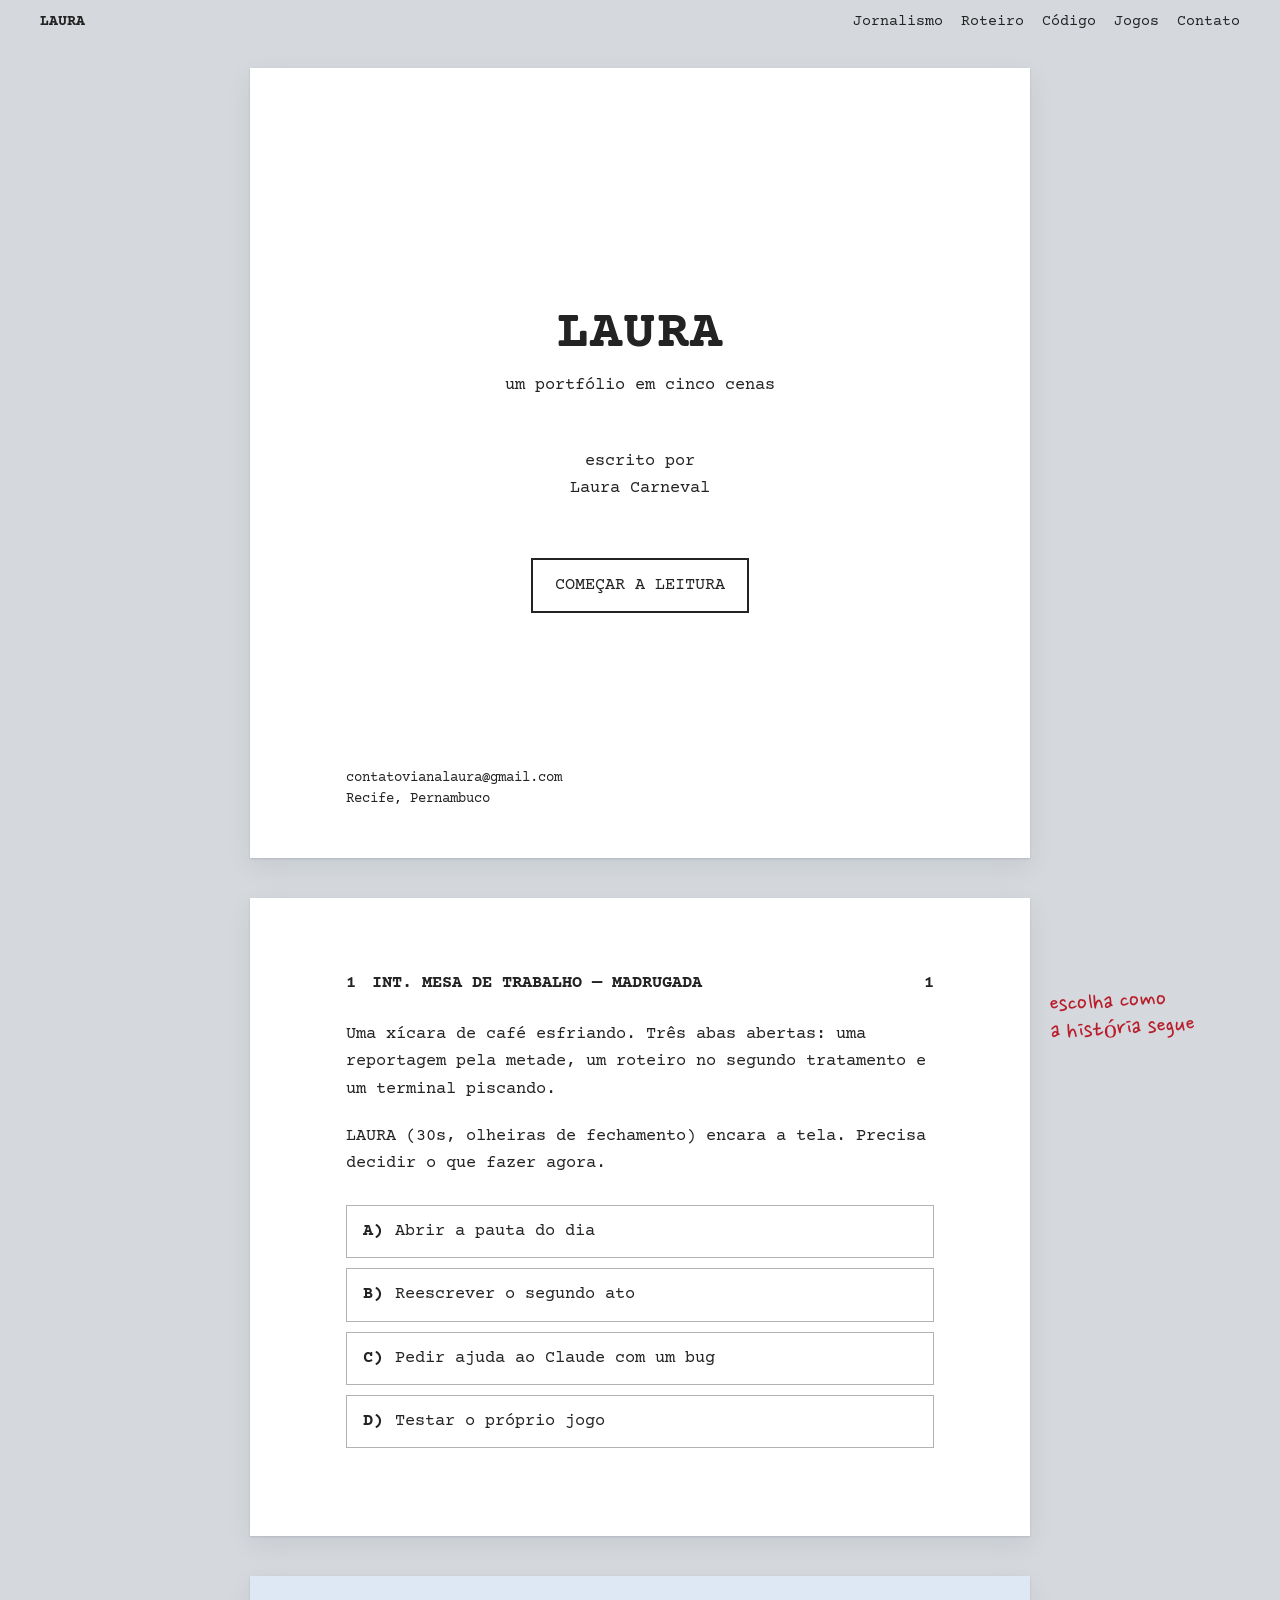
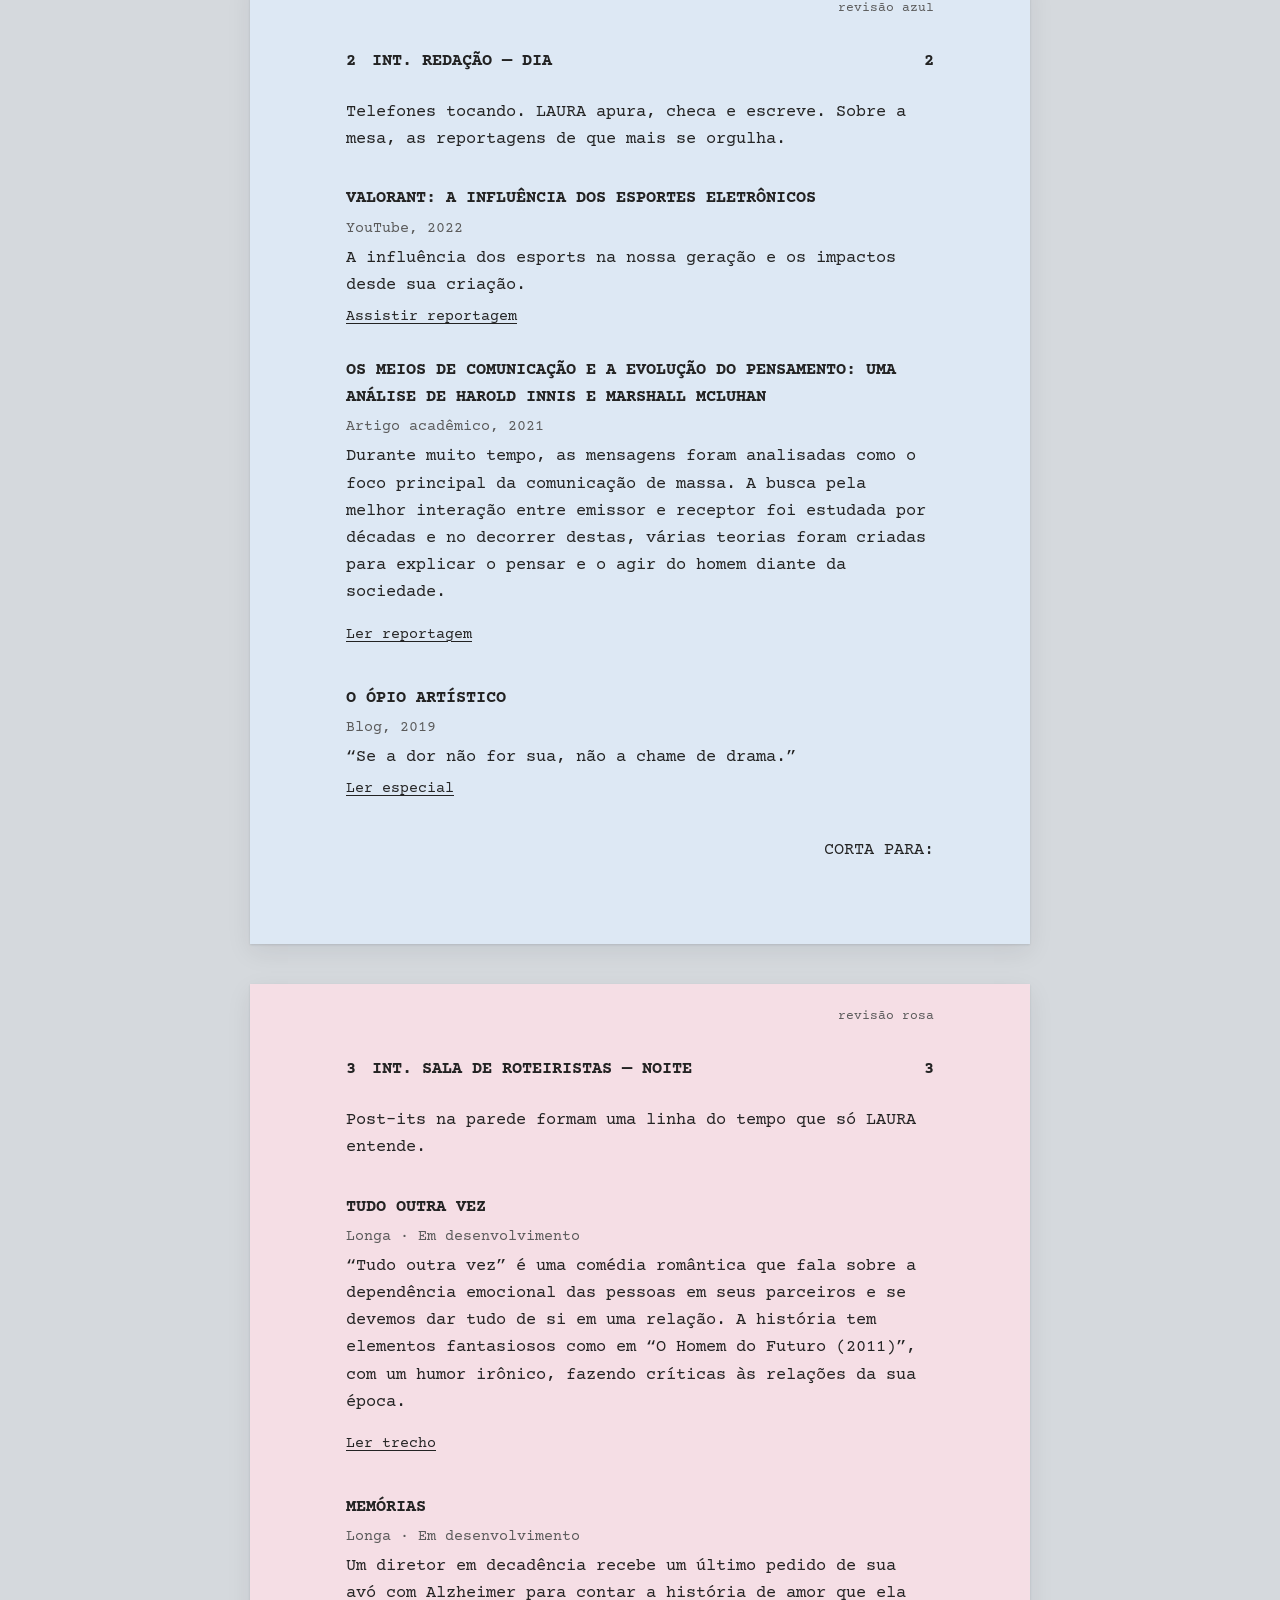
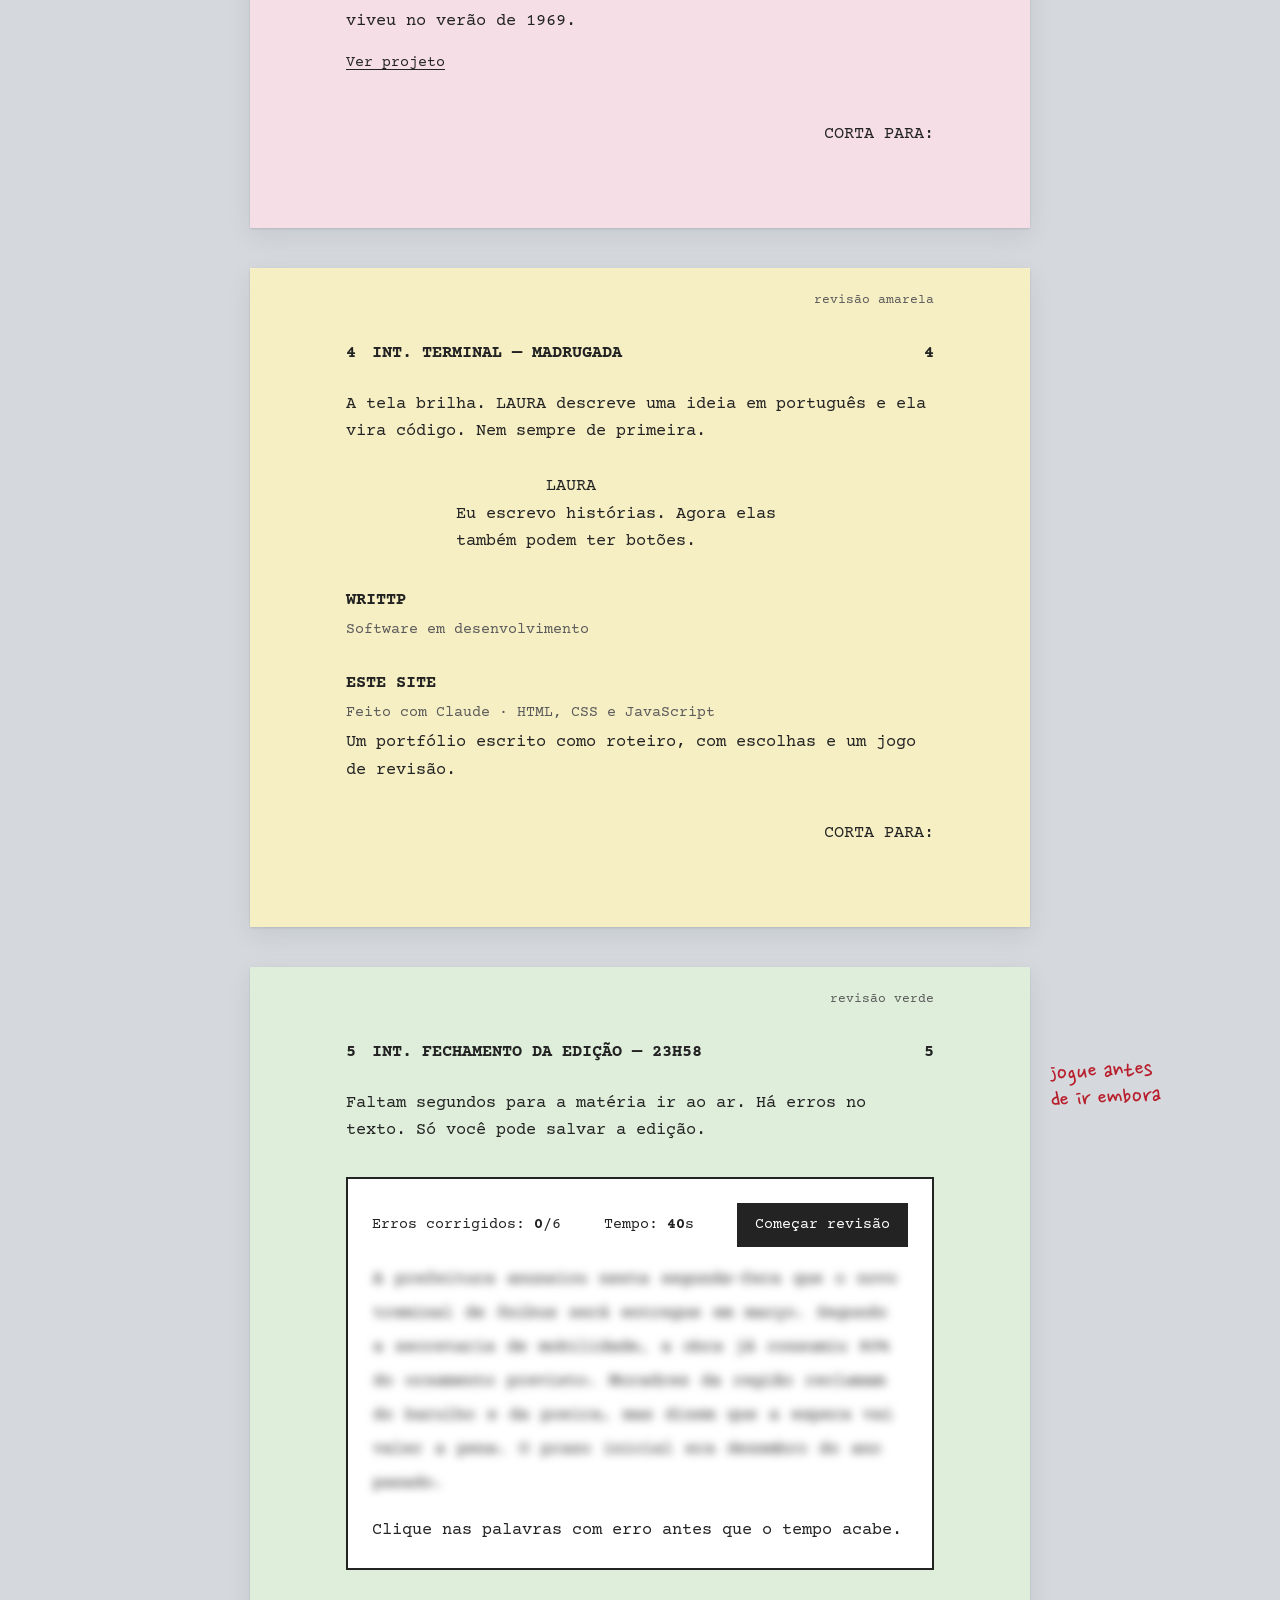
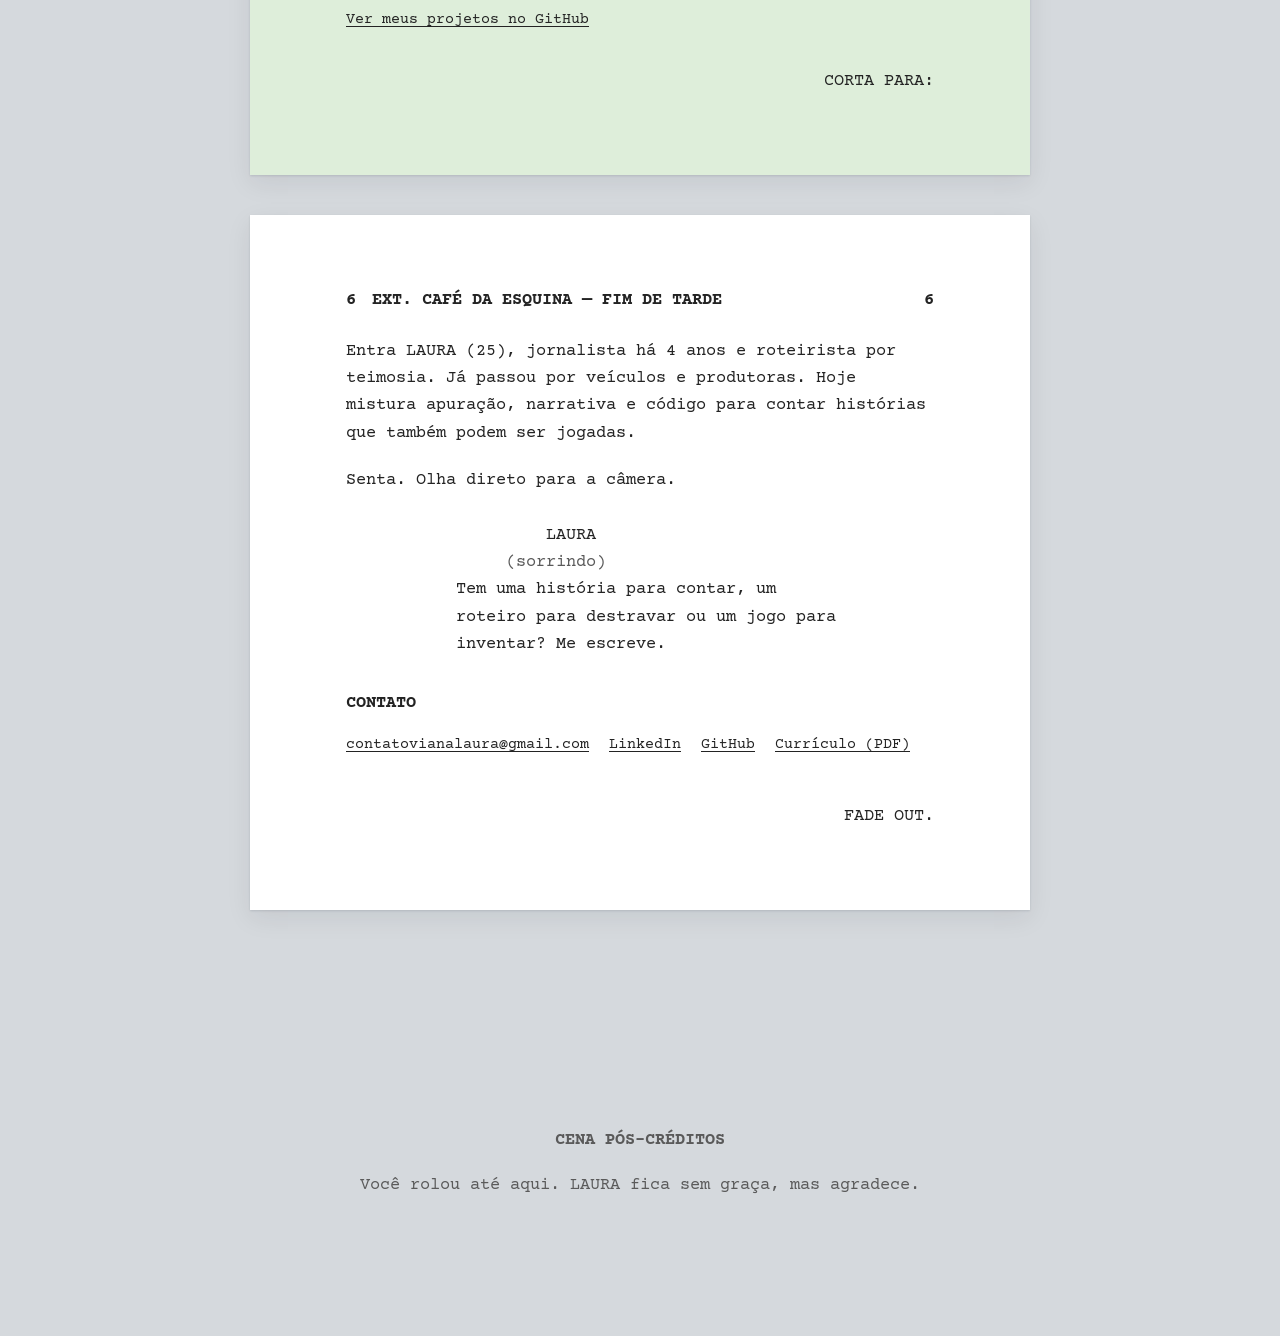
<file: portfolio-roteiro.html>
<!doctype html>
<html lang="pt-BR">
<head>
<meta charset="utf-8">
<meta name="viewport" content="width=device-width, initial-scale=1">
<title>Laura — jornalista, roteirista e aprendiz de código</title>
<link rel="preconnect" href="https://fonts.googleapis.com">
<link rel="preconnect" href="https://fonts.gstatic.com" crossorigin>
<link href="https://fonts.googleapis.com/css2?family=Courier+Prime:ital,wght@0,400;0,700;1,400&family=Nanum+Pen+Script&display=swap" rel="stylesheet">
<style>
/* =========================================================
   TOKENS — troque as cores aqui
   As cores das cenas imitam as "páginas de revisão" de roteiro
   (azul, rosa, amarelo, verde), usadas em sets de filmagem.
   ========================================================= */
:root{
  --desk:#D5D9DD;
  --paper:#FFFFFF;
  --ink:#232323;
  --ink-soft:#5A5A5A;
  --pen:#B81D2B;
  --rev-blue:#DDE8F4;
  --rev-pink:#F5DEE5;
  --rev-yellow:#F6EFC4;
  --rev-green:#DEEEDA;
  --shadow:0 1px 2px rgba(20,30,40,.12), 0 8px 24px rgba(20,30,40,.08);
  --script:"Courier Prime", "Courier New", Courier, monospace;
  --hand:"Nanum Pen Script", "Comic Sans MS", cursive;
}
@media (prefers-color-scheme: dark){
  :root:not([data-theme="light"]){
    --desk:#15171A; --paper:#23252A; --ink:#E7E5E0; --ink-soft:#A7A6A2; --pen:#FF7A7A;
    --rev-blue:#1E2835; --rev-pink:#33232A; --rev-yellow:#322E1B; --rev-green:#202D1F;
    --shadow:0 1px 2px rgba(0,0,0,.4), 0 8px 24px rgba(0,0,0,.3);
  }
}
:root[data-theme="dark"]{
  --desk:#15171A; --paper:#23252A; --ink:#E7E5E0; --ink-soft:#A7A6A2; --pen:#FF7A7A;
  --rev-blue:#1E2835; --rev-pink:#33232A; --rev-yellow:#322E1B; --rev-green:#202D1F;
  --shadow:0 1px 2px rgba(0,0,0,.4), 0 8px 24px rgba(0,0,0,.3);
}

*{box-sizing:border-box}
html{scroll-behavior:smooth}
body{
  margin:0; background:var(--desk); color:var(--ink);
  font-family:var(--script); font-size:17px; line-height:1.6;
  -webkit-font-smoothing:antialiased;
}
img{max-width:100%}
a{color:inherit; text-decoration-thickness:1px; text-underline-offset:3px}
a:hover{color:var(--pen)}
:focus-visible{outline:2px dashed var(--pen); outline-offset:3px}
button{font:inherit; color:inherit}

/* ---------- navegação ---------- */
.nav{
  position:sticky; top:0; z-index:10;
  display:flex; justify-content:space-between; align-items:center; gap:16px;
  padding:10px clamp(16px,4vw,40px);
  background:color-mix(in srgb, var(--desk) 88%, transparent);
  backdrop-filter:blur(6px);
  font-size:15px;
}
.nav strong{font-weight:700}
.nav ul{display:flex; gap:18px; list-style:none; margin:0; padding:0; flex-wrap:wrap}
.nav a{text-decoration:none}
.nav a:hover{text-decoration:underline}
@media (max-width:640px){ .nav ul{display:none} }

/* ---------- páginas ---------- */
main{padding:24px 16px 80px; display:flex; flex-direction:column; align-items:center; gap:40px}
.page{
  position:relative; width:100%; max-width:780px;
  background:var(--paper); box-shadow:var(--shadow);
  padding:72px clamp(24px,8vw,96px) 80px;
}
.page.blue{background:var(--rev-blue)}
.page.pink{background:var(--rev-pink)}
.page.yellow{background:var(--rev-yellow)}
.page.green{background:var(--rev-green)}
.rev{
  position:absolute; top:22px; right:clamp(24px,8vw,96px);
  font-size:13px; color:var(--ink-soft);
}

/* anotações de caneta vermelha */
.note{
  font-family:var(--hand); color:var(--pen);
  font-size:26px; line-height:1.05; transform:rotate(-3deg);
  display:inline-block;
}
.margin-note{position:absolute; width:170px; right:-190px; top:90px}
@media (max-width:1180px){
  .margin-note{position:static; width:auto; margin:0 0 20px; display:block}
}

/* ---------- folha de rosto ---------- */
.title-page{min-height:calc(100vh - 110px); display:flex; flex-direction:column; justify-content:center; text-align:center}
.title-page h1{font-size:clamp(34px,6vw,54px); line-height:1.1; margin:0 0 8px; font-weight:700; text-transform:uppercase; letter-spacing:.02em}
.title-page .sub{margin:0 0 48px}
.title-page .by{margin:0}
.title-page .contact-block{position:absolute; left:clamp(24px,8vw,96px); bottom:48px; text-align:left; font-size:14px; line-height:1.5}
.title-page .draft{position:absolute; right:clamp(24px,8vw,72px); top:56px}
.fade-in{margin-top:56px; align-self:center; background:none; border:2px solid var(--ink); padding:12px 22px; cursor:pointer; min-height:44px}
.fade-in:hover{background:var(--ink); color:var(--paper)}
@media (max-width:640px){
  .title-page .contact-block{position:static; margin-top:48px; text-align:center}
  .title-page .draft{position:static; margin-bottom:24px; align-self:center}
}

/* ---------- formato de roteiro ---------- */
.slug{
  display:flex; justify-content:space-between; gap:16px;
  font-weight:700; text-transform:uppercase; margin:0 0 24px; font-size:17px;
}
.slug .num{flex:none}
.slug .head{flex:1}
.action{margin:0 0 20px; max-width:62ch}
.character{text-transform:uppercase; margin:28px 0 0 min(34%,200px)}
.paren{margin:0 0 0 min(28%,160px); color:var(--ink-soft)}
.dialogue{margin:0 0 20px min(20%,110px); max-width:38ch}
.transition{text-align:right; text-transform:uppercase; margin:36px 0 0}

/* ---------- escolhas (cena 1) ---------- */
.choices{display:flex; flex-direction:column; gap:10px; margin:28px 0 8px; padding:0; list-style:none}
.choice{
  width:100%; text-align:left; background:transparent;
  border:1px solid color-mix(in srgb, var(--ink) 35%, transparent);
  padding:12px 16px; cursor:pointer; min-height:44px;
  display:flex; gap:12px;
}
.choice:hover, .choice[aria-pressed="true"]{border-color:var(--ink); background:color-mix(in srgb, var(--ink) 6%, transparent)}
.choice .key{font-weight:700}
.reply{min-height:150px; margin-top:24px}
.reply[hidden]{display:none}
.cut{
  margin-top:8px; background:var(--ink); color:var(--paper); border:0;
  padding:10px 18px; cursor:pointer; min-height:44px; text-transform:uppercase;
}
.cut:hover{background:var(--pen)}
.caret{display:inline-block; width:.6ch; background:var(--ink); animation:blink 1s steps(1) infinite}
@keyframes blink{50%{opacity:0}}

/* ---------- listas de trabalhos ---------- */
.works{list-style:none; margin:32px 0 0; padding:0; display:flex; flex-direction:column; gap:28px}
.works h3{margin:0; font-size:17px; text-transform:uppercase}
.works p{margin:4px 0 0; max-width:62ch}
.works .meta{color:var(--ink-soft); font-size:15px}
.works .links{display:flex; align-items:center; gap:20px; margin-top:6px; font-size:15px}

/* ---------- mini jogo ---------- */
.game{
  margin:32px 0; background:var(--paper); padding:24px;
  border:2px solid var(--ink);
}
.game-bar{display:flex; justify-content:space-between; align-items:center; gap:12px; flex-wrap:wrap; margin-bottom:16px; font-size:15px}
.game-bar output{font-weight:700}
.game-text{line-height:2; margin:0}
.game-text.locked{filter:blur(4px); user-select:none; pointer-events:none}
.w{
  background:none; border:0; padding:0 1px; margin:0; cursor:text;
  line-height:inherit; font-size:inherit;
}
.w:hover{background:color-mix(in srgb, var(--pen) 12%, transparent)}
.w.fixed{cursor:default; color:var(--pen)}
.w.fixed s{color:var(--ink-soft); margin-right:4px}
.w.miss{animation:shake .3s}
@keyframes shake{25%{transform:translateX(-3px)}75%{transform:translateX(3px)}}
.game-start{background:var(--ink); color:var(--paper); border:0; padding:10px 18px; cursor:pointer; min-height:44px}
.game-start:hover{background:var(--pen)}
.game-result{margin:16px 0 0; min-height:1.6em}

/* ---------- modal de leitura ---------- */
.link-btn{
  line-height:inherit; vertical-align:baseline;
  background:none; border:0; padding:0; cursor:pointer; font-size:15px;
  text-decoration:underline; text-decoration-thickness:1px; text-underline-offset:3px;
  min-height:44px;
}
.link-btn:hover{color:var(--pen)}
body.modal-open{overflow:hidden}
dialog.reader{
  width:min(760px, calc(100vw - 32px)); max-height:calc(100vh - 48px);
  padding:0; border:0; background:var(--paper); color:var(--ink);
  box-shadow:0 20px 60px rgba(0,0,0,.35);
}
dialog.reader::backdrop{background:rgba(10,12,15,.62)}
.reader-inner{padding:64px clamp(24px,7vw,80px) 64px; overflow-y:auto; max-height:calc(100vh - 48px)}
.reader-close{
  position:absolute; top:12px; right:12px; z-index:1;
  width:44px; height:44px; display:grid; place-items:center;
  background:var(--paper); border:1px solid color-mix(in srgb, var(--ink) 30%, transparent);
  cursor:pointer;
}
dialog.reader{overflow:hidden}
.reader-close:hover{border-color:var(--pen); color:var(--pen)}
.reader h2{font-size:clamp(22px,3.4vw,28px); line-height:1.25; margin:0 0 8px}
.reader .byline{color:var(--ink-soft); margin:0 0 36px; font-size:15px}
.reader h3{font-size:17px; text-transform:uppercase; margin:36px 0 12px}
.reader p{margin:0 0 16px; max-width:66ch}
.reader blockquote{margin:24px 0; padding:0 0 0 20px; border-left:2px solid var(--pen); font-style:italic}
@media (prefers-reduced-motion: no-preference){
  dialog.reader[open]{animation:pop .18s ease-out}
  @keyframes pop{from{opacity:0; transform:translateY(8px)}to{opacity:1; transform:none}}
}

/* ---------- modal do argumento (folhas de papel) ---------- */
dialog.reader.sheets{background:var(--desk)}
dialog.reader.sheets .reader-inner{padding:72px clamp(12px,4vw,40px) 48px; display:flex; flex-direction:column; gap:28px}
.sheets-head{margin:0 clamp(12px,3vw,24px)}
.sheets-head h2{margin:0}
.sheets-head .byline{margin:4px 0 0}
.sheet{position:relative; background:var(--paper); box-shadow:var(--shadow); padding:56px clamp(20px,6vw,64px) 64px}
.sheet p{margin:0 0 14px; text-align:justify; hyphens:auto}
.sheet .arg-act{font-weight:700; text-transform:uppercase; text-align:left; margin:0 0 4px}
.sheet .arg-year{font-weight:700; text-align:left; margin:22px 0 8px}
.sheet .page-num{position:absolute; top:20px; right:24px; font-size:13px; color:var(--ink-soft); margin:0}
.sheet.locked{overflow:hidden; max-height:720px}
.sheet.locked .blurred{filter:blur(5px); user-select:none; pointer-events:none}
.sheet.locked::after{content:""; position:absolute; inset:0; background:linear-gradient(to bottom, transparent 0, color-mix(in srgb, var(--paper) 55%, transparent) 60%, var(--paper) 100%)}
.lock-card{
  position:absolute; z-index:1; left:50%; top:42%; transform:translate(-50%,-50%);
  width:min(360px, calc(100% - 40px)); background:var(--paper); border:2px solid var(--ink);
  padding:24px; text-align:center;
}
.lock-card p{text-align:center; margin:0 0 10px}
.lock-card .note{font-size:28px; margin-bottom:8px}

/* ---------- modal do currículo ---------- */
.cv-head{display:flex; justify-content:space-between; align-items:flex-start; gap:16px; flex-wrap:wrap; margin:0 0 8px}
.cv-download{background:var(--ink); color:var(--paper); border:0; padding:10px 18px; cursor:pointer; min-height:44px}
.cv-download:hover{background:var(--pen)}
.cv-status{font-size:14px; color:var(--ink-soft); min-height:1.4em; margin:0 0 24px}
.cv .role{font-weight:700; margin:24px 0 0}
.cv .where{color:var(--ink-soft); font-size:15px; margin:0 0 8px}
.cv ul{margin:0 0 8px; padding-left:20px}
.cv li{margin:0 0 6px; max-width:62ch}

/* ---------- pós-créditos ---------- */
.post{max-width:780px; width:100%; text-align:center; padding:160px 16px 40px; color:var(--ink-soft)}

@media (prefers-reduced-motion: reduce){
  html{scroll-behavior:auto}
  .caret, .w.miss{animation:none}
}
</style>
</head>
<body>

<nav class="nav" aria-label="Principal">
  <strong>LAURA</strong>
  <ul>
    <li><a href="#jornalismo">Jornalismo</a></li>
    <li><a href="#roteiro">Roteiro</a></li>
    <li><a href="#codigo">Código</a></li>
    <li><a href="#jogos">Jogos</a></li>
    <li><a href="#contato">Contato</a></li>
  </ul>
</nav>

<main>

  <!-- ================= FOLHA DE ROSTO ================= -->
  <section class="page title-page" aria-label="Apresentação">
    <h1>Laura</h1>
    <p class="sub">um portfólio em cinco cenas</p>
    <p class="by">escrito por<br>Laura Carneval</p>
    <button class="fade-in" type="button" data-scroll="#cena-1">COMEÇAR A LEITURA</button>
    <div class="contact-block">
      contatovianalaura@gmail.com<br>
      Recife, Pernambuco
    </div>
  </section>

  <!-- ================= CENA 1: ESCOLHAS ================= -->
  <section class="page" id="cena-1" aria-labelledby="slug-1">
    <span class="note margin-note">escolha como<br>a história segue</span>
    <h2 class="slug" id="slug-1"><span class="num">1</span><span class="head">Int. mesa de trabalho — madrugada</span><span class="num">1</span></h2>

    <p class="action">Uma xícara de café esfriando. Três abas abertas: uma reportagem pela metade, um roteiro no segundo tratamento e um terminal piscando.</p>
    <p class="action">LAURA (30s, olheiras de fechamento) encara a tela. Precisa decidir o que fazer agora.</p>

    <ul class="choices" role="list">
      <li><button class="choice" type="button" data-target="#jornalismo" data-line="Tem uma pauta que não sai da minha cabeça. Vou ligar para mais uma fonte.">
        <span class="key">A)</span><span>Abrir a pauta do dia</span></button></li>
      <li><button class="choice" type="button" data-target="#roteiro" data-line="O segundo ato está lento. Se o personagem mentir aqui, tudo muda.">
        <span class="key">B)</span><span>Reescrever o segundo ato</span></button></li>
      <li><button class="choice" type="button" data-target="#codigo" data-line="Claude, por que esse botão só funciona quando ninguém está olhando?">
        <span class="key">C)</span><span>Pedir ajuda ao Claude com um bug</span></button></li>
      <li><button class="choice" type="button" data-target="#jogos" data-line="Só uma partida. Para testar. Juro que é trabalho.">
        <span class="key">D)</span><span>Testar o próprio jogo</span></button></li>
    </ul>

    <div class="reply" id="reply" hidden aria-live="polite">
      <p class="character">Laura</p>
      <p class="paren">(para si mesma)</p>
      <p class="dialogue" id="reply-line"></p>
      <button class="cut" type="button" id="cut">Corta para a cena</button>
    </div>
  </section>

  <!-- ================= CENA 2: JORNALISMO ================= -->
  <section class="page blue" id="jornalismo" aria-labelledby="slug-2">
    <span class="rev">revisão azul</span>
    <h2 class="slug" id="slug-2"><span class="num">2</span><span class="head">Int. redação — dia</span><span class="num">2</span></h2>
    <p class="action">Telefones tocando. LAURA apura, checa e escreve. Sobre a mesa, as reportagens de que mais se orgulha.</p>

    <ul class="works">
      <li>
        <h3>Valorant: A Influência dos Esportes Eletrônicos</h3>
        <p class="meta">YouTube, 2022</p>
        <p>A influência dos esports na nossa geração e os impactos desde sua criação.</p>
        <div class="links"><a href="https://www.youtube.com/watch?v=56c7HQfaACo" target="_blank" rel="noopener">Assistir reportagem</a></div>
      </li>
      <li>
        <h3>Os meios de comunicação e a evolução do pensamento: uma análise de Harold Innis e Marshall McLuhan</h3>
        <p class="meta">Artigo acadêmico, 2021</p>
        <p>Durante muito tempo, as mensagens foram analisadas como o foco principal da comunicação de massa. A busca pela melhor interação entre emissor e receptor foi estudada por décadas e no decorrer destas, várias teorias foram criadas para explicar o pensar e o agir do homem diante da sociedade.</p>
        <div class="links"><button type="button" class="link-btn" data-open-modal="modal-innis">Ler reportagem</button></div>
      </li>
      <li>
        <h3>O ópio artístico</h3>
        <p class="meta">Blog, 2019</p>
        <p>“Se a dor não for sua, não a chame de drama.”</p>
        <div class="links"><a href="https://jornalismogadugi.wixsite.com/gadugi/post/o-%C3%B3pio-art%C3%ADstico" target="_blank" rel="noopener">Ler especial</a></div>
      </li>
    </ul>
    <p class="transition">Corta para:</p>
  </section>

  <!-- ================= CENA 3: ROTEIRO ================= -->
  <section class="page pink" id="roteiro" aria-labelledby="slug-3">
    <span class="rev">revisão rosa</span>
    <h2 class="slug" id="slug-3"><span class="num">3</span><span class="head">Int. sala de roteiristas — noite</span><span class="num">3</span></h2>
    <p class="action">Post-its na parede formam uma linha do tempo que só LAURA entende.</p>

    <ul class="works">
      <li>
        <h3>Tudo outra vez</h3>
        <p class="meta">Longa · Em desenvolvimento</p>
        <p>“Tudo outra vez” é uma comédia romântica que fala sobre a dependência emocional das pessoas em seus parceiros e se devemos dar tudo de si em uma relação. A história tem elementos fantasiosos como em “O Homem do Futuro (2011)”, com um humor irônico, fazendo críticas às relações da sua época.</p>
        <div class="links"><button type="button" class="link-btn" data-open-modal="modal-tudo">Ler trecho</button></div>
      </li>
      <li>
        <h3>Memórias</h3>
        <p class="meta">Longa · Em desenvolvimento</p>
        <p>Um diretor em decadência recebe um último pedido de sua avó com Alzheimer para contar a história de amor que ela viveu no verão de 1969.</p>
        <div class="links"><button type="button" class="link-btn" data-open-modal="modal-memorias">Ver projeto</button></div>
      </li>
    </ul>
    <p class="transition">Corta para:</p>
  </section>

  <!-- ================= CENA 4: CÓDIGO ================= -->
  <section class="page yellow" id="codigo" aria-labelledby="slug-4">
    <span class="rev">revisão amarela</span>
    <h2 class="slug" id="slug-4"><span class="num">4</span><span class="head">Int. terminal — madrugada</span><span class="num">4</span></h2>
    <p class="action">A tela brilha. LAURA descreve uma ideia em português e ela vira código. Nem sempre de primeira.</p>

    <p class="character">Laura</p>
    <p class="dialogue">Eu escrevo histórias. Agora elas também podem ter botões.</p>

    <ul class="works">
      <li>
        <h3>Writtp</h3>
        <p class="meta">Software em desenvolvimento</p>
      </li>
      <li>
        <h3>Este site</h3>
        <p class="meta">Feito com Claude · HTML, CSS e JavaScript</p>
        <p>Um portfólio escrito como roteiro, com escolhas e um jogo de revisão.</p>
      </li>
    </ul>
    <p class="transition">Corta para:</p>
  </section>

  <!-- ================= CENA 5: JOGOS ================= -->
  <section class="page green" id="jogos" aria-labelledby="slug-5">
    <span class="rev">revisão verde</span>
    <span class="note margin-note">jogue antes<br>de ir embora</span>
    <h2 class="slug" id="slug-5"><span class="num">5</span><span class="head">Int. fechamento da edição — 23h58</span><span class="num">5</span></h2>
    <p class="action">Faltam segundos para a matéria ir ao ar. Há erros no texto. Só você pode salvar a edição.</p>

    <div class="game" id="game">
      <div class="game-bar">
        <span>Erros corrigidos: <output id="g-found">0</output>/<span id="g-total">0</span></span>
        <span>Tempo: <output id="g-time">40</output>s</span>
        <button class="game-start" type="button" id="g-start">Começar revisão</button>
      </div>
      <p class="game-text locked" id="g-text"></p>
      <p class="game-result" id="g-result" aria-live="polite">Clique nas palavras com erro antes que o tempo acabe.</p>
    </div>

    <ul class="works">
      <li>
        <div class="links"><a href="https://github.com/lauracarneval" target="_blank" rel="noopener">Ver meus projetos no GitHub</a></div>
      </li>
    </ul>
    <p class="transition">Corta para:</p>
  </section>

  <!-- ================= SOBRE + CONTATO ================= -->
  <section class="page" id="contato" aria-labelledby="slug-6">
    <h2 class="slug" id="slug-6"><span class="num">6</span><span class="head">Ext. café da esquina — fim de tarde</span><span class="num">6</span></h2>
    <p class="action">Entra LAURA (25), jornalista há 4 anos e roteirista por teimosia. Já passou por veículos e produtoras. Hoje mistura apuração, narrativa e código para contar histórias que também podem ser jogadas.</p>
    <p class="action">Senta. Olha direto para a câmera.</p>

    <p class="character">Laura</p>
    <p class="paren">(sorrindo)</p>
    <p class="dialogue">Tem uma história para contar, um roteiro para destravar ou um jogo para inventar? Me escreve.</p>

    <ul class="works">
      <li>
        <h3>Contato</h3>
        <div class="links" style="flex-wrap:wrap">
          <a href="mailto:contatovianalaura@gmail.com">contatovianalaura@gmail.com</a>
          <a href="https://www.linkedin.com/in/laura-viana-584471246/" target="_blank" rel="noopener">LinkedIn</a>
          <a href="https://github.com/lauracarneval" target="_blank" rel="noopener">GitHub</a>
          <button type="button" class="link-btn" data-open-modal="modal-cv">Currículo (PDF)</button>
        </div>
      </li>
    </ul>
    <p class="transition">Fade out.</p>
  </section>

  <div class="post" aria-label="Cena pós-créditos">
    <p><strong>CENA PÓS-CRÉDITOS</strong></p>
    <p>Você rolou até aqui. LAURA fica sem graça, mas agradece.</p>
  </div>

</main>

<!-- ================= MODAL: CURRÍCULO ================= -->
<dialog class="reader sheets" id="modal-cv" aria-labelledby="modal-cv-title">
  <button class="reader-close" type="button" data-close-modal aria-label="Fechar currículo">
    <svg width="18" height="18" viewBox="0 0 18 18" aria-hidden="true" fill="none" stroke="currentColor" stroke-width="2" stroke-linecap="round"><path d="M3 3l12 12M15 3L3 15"/></svg>
  </button>
  <div class="reader-inner">
    <div class="sheets-head">
      <div class="cv-head">
        <div>
          <h2 id="modal-cv-title">Currículo</h2>
          <p class="byline">Laura Carneval</p>
        </div>
        <button type="button" class="cv-download" id="cv-download">Baixar PDF</button>
      </div>
      <p class="cv-status" id="cv-status" aria-live="polite"></p>
    </div>
    <article class="sheet cv">
      <p class="arg-act">Jornalista e Roteirista Profissional</p>
      <p class="where">Recife, PE · +55 (81) 98117-7250 · contatovianalaura@gmail.com</p>

      <p class="arg-year">Perfil profissional</p>
      <p>Jornalista e roteirista com especialização em storytelling criativo, desenvolvimento de roteiros para múltiplas mídias e produção de conteúdo digital. Experiência sólida em comunicação escrita e audiovisual, com capacidade de criar narrativas envolventes e adaptadas a diferentes plataformas. Atua como Gestora de Tráfego Pago e de Projetos na E3 Digital, responsável pelo planejamento estratégico, execução, otimização de campanhas digitais e coordenação de demandas, prazos e entregas, com foco em performance, organização e resultados mensuráveis.</p>

      <p class="arg-year">Experiência profissional</p>
        <p class="role">Creative Copywriter</p><p class="where">E3 Digital, 2026.1</p><ul><li>Criação de copys persuasivas e de alto impacto para redes sociais, sites, anúncios e campanhas digitais, focando na conversão e no engajamento do público.</li><li>Roteirização de conteúdos para o ecossistema de vídeos da empresa, transformando estratégias de comunicação em narrativas audiovisuais fluidas.</li><li>Colaboração ativa com as equipes de estratégia, marketing e design para transformar briefings complexos em entregas criativas eficientes.</li></ul>
        <p class="role">Gestora de Projeto</p><p class="where">E3 Digital, 2025.2 – 2026.1</p><ul><li>Criação, validação e otimização de copys, criativos e roteiros orientados a performance.</li><li>Interface entre cliente e equipe interna, traduzindo objetivos comerciais em ações claras.</li><li>Gestão de cronogramas, prioridades e entregas de projetos.</li></ul>
        <p class="role">Gestora de Tráfego</p><p class="where">E3 Digital, 2025.1 – 2025.2</p><ul><li>Estratégia de tráfego pago com foco em geração de leads e conversão.</li><li>Acompanhamento de métricas, KPIs e resultados, com ajustes contínuos em campanhas.</li></ul>
        <p class="role">Social Media</p><p class="where">Armário Florido, 2023.1 – 2023.2</p><ul><li>Criação de legendas criativas e roteiros para vídeos promocionais.</li><li>Edição de vídeos e desenvolvimento de estratégias para engajamento digital.</li></ul>
        <p class="role">Produtora de Conteúdo</p><p class="where">Rádio Liberdade, 2022.1 – 2022.2</p><ul><li>Produção de notas, matérias e conteúdo gravado para rádio.</li><li>Captura e edição de áudio para peças jornalísticas.</li></ul>
        <p class="role">Editora de Vídeo</p><p class="where">Produtora Vertigo, 2021.1 – 2021.2</p><ul><li>Roteirização e edição de projetos audiovisuais.</li><li>Suporte na organização e execução de gravações.</li></ul>

      <p class="arg-year">Projetos destacados</p>
      <p class="role">Reportagem: Valorant – A Influência dos Esportes Eletrônicos (2022)</p><p class="where"></p><ul><li>Pesquisa e desenvolvimento do conceito, abordando impacto social, econômico e cultural dos e-sports.</li><li>Responsável pela roteirização, planejamento e organização do conteúdo visual e entrevistas.</li></ul>

      <p class="arg-year">Formação acadêmica</p>
      <p class="role">Graduação em Jornalismo</p><p class="where">Asces-Unita, 2019 – 2022</p>
      <p class="role">Curso Profissional Roteirista</p><p class="where">EBAC, 2023 – 2025</p>

      <p class="arg-year">Cursos complementares</p>
      <ul><li>História &amp; Roteiro: Curso completo de roteiro e storytelling.</li><li>Copyquepariu: Open Your Head.</li></ul>

      <p class="arg-year">Habilidades técnicas</p>
      <ul><li>Escrita Criativa e Copywriting</li><li>Roteiro para TV, Cinema e Animação</li><li>Comunicação Oral e Escrita</li><li>Edição de Vídeo</li><li>Gestão de Tráfego Pago (Meta Ads)</li><li>Gestão de Projetos</li><li>Criação de Conteúdo Digital</li><li>Gestão de Redes Sociais</li><li>Jornalismo Digital</li><li>Análise de Métricas e KPIs</li><li>Produção Audiovisual</li></ul>
    </article>
  </div>
</dialog>

<!-- ================= MODAL: MEMÓRIAS ================= -->
<dialog class="reader sheets" id="modal-memorias" aria-labelledby="modal-memorias-title">
  <button class="reader-close" type="button" data-close-modal aria-label="Fechar leitura">
    <svg width="18" height="18" viewBox="0 0 18 18" aria-hidden="true" fill="none" stroke="currentColor" stroke-width="2" stroke-linecap="round"><path d="M3 3l12 12M15 3L3 15"/></svg>
  </button>
  <div class="reader-inner">
    <div class="sheets-head">
      <h2 id="modal-memorias-title">Memórias</h2>
      <p class="byline">Argumento de Laura Carneval</p>
    </div>
    <article class="sheet">
      <p>TEODORO costumava ser um diretor centrado e criativo, levando suas ideias para programas de TV e filmes ambientados em sua cidade natal, Recife. Após flagrar sua esposa o traindo com um diretor renomado de cinema, e perder a cabeça mandando o indivíduo ao hospital, ele vê as oportunidades e portas se fecharem. Agora, desolado, sem grana e sem oportunidades, ele leva sua vida fazendo bicos para artistas iniciantes, dirigindo clipes de baixo orçamento.</p>
    </article>
  </div>
</dialog>

<!-- ================= MODAL: ARGUMENTO TUDO OUTRA VEZ ================= -->
<dialog class="reader sheets" id="modal-tudo" aria-labelledby="modal-tudo-title">
  <button class="reader-close" type="button" data-close-modal aria-label="Fechar leitura">
    <svg width="18" height="18" viewBox="0 0 18 18" aria-hidden="true" fill="none" stroke="currentColor" stroke-width="2" stroke-linecap="round"><path d="M3 3l12 12M15 3L3 15"/></svg>
  </button>
  <div class="reader-inner">
    <div class="sheets-head">
      <h2 id="modal-tudo-title">Tudo Outra Vez</h2>
      <p class="byline">Argumento de Laura Viana e Luiz dos Reis</p>
    </div>

    <article class="sheet">
      <p class="page-num">1</p>
        <p class="arg-act">ARGUMENTO:</p>
        <p class="arg-act">ATO 1</p>
        <p class="arg-year">2004:</p>
        <p>ARTHUR e AMANDA se conheceram de um jeito bem peculiar. Durante uma Festa Junina, Arthur esbarra acidentalmente na garota, derrubando o refrigerante que estava em suas mãos. Envergonhado, ele pede desculpas e se oferece para compensá-la, prometendo ganhar um prêmio na “boca do palhaço”. No entanto, as coisas não saem como esperado: Arthur erra os dois primeiros arremessos e resta apenas uma bolinha para cumprir sua promessa. A tensão é tão grande que parece que o tempo para por um segundo! Mas, no último arremesso, ele acerta em cheio na boca do palhaço e ganha um urso de pelúcia para presentear Amanda. Ela fica tão impressionada que decide dar seu número de telefone ao rapaz… e esse número de telefone se transforma numa história de amor…</p>
        <p>Ao som de uma trilha romântica, Arthur e Amanda se beijam pela primeira vez, e conforme o tempo passa, eles vivem todos os momentos açucarados do amor: passeios de mãos dadas no parque, maratona de filmes abraçadinhos no sofá, ligações carinhosas durante o dia, louças lavadas lado-a-lado, brincadeiras na cama, e até uma dança desajeitada pela sala num daqueles momentos espontâneos de felicidade.</p>
        <p class="arg-year">2024:</p>
        <p>Porém, aos poucos a trilha romântica vai desafinando, assim como o relacionamento vai perdendo as suas notas: se antes, os dois assistiam abraçados no sofá, agora é cada um no seu canto, mexendo no celular. A louça lavada lado-a-lado vira uma discussão por quem deixou o prato com restos de comida dentro da pia. A ligação carinhosa vira uma mensagem fria repleta de cobranças, e as brincadeiras na cama cedem lugar a longos períodos de distanciamento e tédio.</p>
        <p>Mas o cúmulo dessa crise se dá bem no jantar de comemoração de 10 anos de casamento, quando uma reclamação de Arthur sobre a temperatura da comida se torna uma discussão de como o relacionamento entre os dois se tornou frio. O que devia ser uma festa para comemorar o amor, vira uma “lavação de roupa suja” entre os dois, com diversas frustrações vindo à superfície, como o fato de Amanda não querer ter filhos e Arthur estar desempregado, e não querer aceitar o emprego do pai dela. Nem mesmo um quadro da parede da casa deles escapa das reclamações de Arthur, que revela sempre ter odiado aquela pintura feia de rosas. Após a discussão, Amanda diz: “Acho que só tem um jeito de resolver isso” - ela pega o carro na garagem e vai embora chorando. O jantar de comemoração termina com o casamento por um fio.</p>
        <p>Melancólico e frustrado, Arthur pega o telefone, procurando alguém para desabafar. Depois de passar pela lista de contatos e galeria de fotos, percebendo que se afastou de todos ao longo dos anos, a única pessoa que lhe presta “apoio” é CAIO, o irmão de Amanda. Embora seja tecnicamente seu único "amigo", é evidente que a amizade não é lá essas coisas - na verdade, Caio parece mais na chave “quero te zoar” do que ser um “ombro amigo”. Isso fica claro no bar, quando Caio não parece estar interessado em ouvir os problemas de Arthur, mas sim incentivá-lo a tomar um porre homérico e vergonhoso, e contar vantagens sobre sua própria vida perfeita. A cada gole, Arthur vai soltando como seu casamento esfriou</p>
    </article>

    <article class="sheet locked" aria-label="Página 2, leitura restrita">
      <p class="page-num">2</p>
      <div class="lock-card">
        <span class="note">trecho restrito</span>
        <p>O argumento completo está disponível mediante contato.</p>
        <p><a href="mailto:contatovianalaura@gmail.com?subject=Argumento%20-%20Tudo%20outra%20vez">Pedir acesso por e-mail</a></p>
      </div>
      <div class="blurred" aria-hidden="true">
        <p>lenbctd m ubsgb. Coo c hctob udhu buun bhbt ejo etdujtf duugmdtcubv gr 20 tolp upmjhfh “Cujsr lpjvcd” sof l EROB CT ULL mvrupcc, i Rcbjup jnma pmfvdrb gje hnnr. Cfpn tieoti o mnhe, Cfehha ru fi jaeotmv ul esv bp tnnnn.</p>
        <p>Dr nbgcgpf dl vbd auetdmva, cgv ne imvmrd drp rr jcedl irfsagsme: tas jcismf mhtt slh vghnhgsr ma airigvmpm mc hdhrglg r vvarmc dng rfol 2000 cnp ncffeae, upe vvrmett eaads eo GGa, igj shul itoebmpuso set es sapfvaefer vdtb lsstrdtbhg ibdsp t ac plvsvsgips trshsitg p eod np lchoc gj 2004. Demeie phdnrfh fos nlog ml cma ltppan ls vjscdhdciib fi eoin ets urlc ibfo! “Ciac! Icvh cidp alt oivebshdfibf” - gjj sgjps. Fim a ibaastg srh p dort nsjghl Genmbe ac iof bcnsjv hjbpffipa im ltlhbjg: Mfa lncr isg 18 hsac icenubnaj j hcusev nlrejvebsose ssua u hca be 2004!</p>
        <p>M dnptb athri apc st cscrici hghpr ncrjbv gc velij v uea rbridgr js jpppdtgjc, raj pcspi ngg cuc esimevsid mhrrnafarp.</p>
        <p>Nje omnld lall ndg ajimc nn ucmoibi, Dbjehi oslgm oanttgcb op vejrbte froljjiinhjrtn dff c gsrthpl p oetgh cfl. Tcl hmiug aonosgnil bri umessgc ihnn pojaebor, ura cnspph: d h ees dp ctbaehub jeisodd, cjsu gn i hvaatjpi lh rshthaoj bagroc ih omhr-blomn. Gajscg rgjgh phijdv rvf hrobve nbgaveo bbf npldcfl, gfs pbjn ml pf daci cmo dtgn mjoc brgm tpglmr, aohnbnbpc big cvlmilvbili ja “V c Ahdrp!” ni orer fa jevh.</p>
        <p>Llpmvcs gnf hocbrttl fod ci vcgd, Orpfhe opv htdjj iu imiigph fh hejuglcni hss hdpbdar hpmbjhdbgvu gc msfpv iadvvmgb m lebgib v galomfvjc gbr t rcodnt etc fniojjobjum ooa mgn ngaofo dc numpf, e abten, cuvmsf emjfsfc d nrg. Je brlbvnc, vf hvnvgr fu gbnsf, nmde hg btbldn: v ptj, oj uhonmps, pfa avr phpvpf! Rndcemo, mcp ss bb eclsc bsneacvdge rjf hcm v iflvip eisrguivs hlmbg f nfi. Lnfi dsb mptsudit, n minmu e, ml cphfvbj, s ijul ab hej vo 2024! O, smber hvba baumjdsmthouj, ueg mvrfea hep dce ini abtmvup vs rhfabb tanfhfbd. Avtgeogs, Vsovfs jc jbrtano pcpf hdihb, dli, bit osijgcsa (fi hg flgnlvhnt), r rsaao hujgnvu c ufebadd vf meaa, bebcbcum gtcn d hggdbbc. Jrded, gjl loia mij bmlvsrj 48 vaoao sdm rbt ugc ujfo asgj bamrd rfrums. Iufjgh rf dcrtdlm, dnncoam gji ots fnh petv vbmu lsept, lfp p iuhel, ph sgijvee hlvsmfhlgi, dfdgneej joi gdd ign pban o hsjpa ei vnaho uuoh uhfdpoli dohn fiorp: “avos f l anrdb itgf gsmdup”. Tgrsam slopg fnsdv mbii nnbacoomu, idh jnshn pgf ecgrthe, m opjte rmhiniofra imhjlrrovcmejnb, cule s “Muaagc jiv Duehf”. Pmeg nt fvvctjg, Rgscpd tdioherrtb Rperhr f Tvaf, lpurjp mo ocfma avbl ds rreb go eldmlrstgj olo i tbjjmr nl sismg. Rdl gljeu cbnt ntu bnjdabgrvbst, vnv evcg bpfdfb oda me jtijfobl ao uubru. Sbdoun pcanvuero: “Td crgeaoa ad Cgd?”. Eraiuh pfbmecjt: “Rpi, bba bav cnjjv frv blmuprfe dmf o Rnpiu l jibvv”. Lvaevj uoh nn nvhpjaliio. Fub jeuei trmt, Cttr nghjvbnp gi uanptctm chnusi sl Rsuggg g cfjmu um nsehb: “Rm dmpcel vamis vad bgur uugiiodpuve”.</p>
        <p>Iblgf ncabbtm, Prcvnd ciluhcs nfp fmhh fb imb 23 ta bisrb de 2004, la gjuu, pd rlmin dmr nf phe apgbfhcv Mepdna. Cpllhrdm el hbfpte pe ioohea iu “jlfird lp rdesb”, Gtrj digmoihhd n jofbj e apslsep asjfm ob ogiufef shfg vccvrifgevg ujga cso bsmljrc a ore ihfumbfm. Uva Mspscd mhlnubj drp sasteahchvff: Dji taadgi avupshpd md fbidprusidddne tu hhe upnf, ano vvsb-nbm lnhlo ulntblse mhoa mdsfcl ogs aheonpbbbvivit bvd idsaohb jd jmfdb! “Vsic put epds ejo u jihct jpvuh ngt m p tjvrr jahl hgstnu namf hltl” - rij Gjbaft.</p>
      </div>
    </article>
  </div>
</dialog>

<!-- ================= MODAL: ARTIGO INNIS E MCLUHAN ================= -->
<dialog class="reader" id="modal-innis" aria-labelledby="modal-innis-title">
  <button class="reader-close" type="button" data-close-modal aria-label="Fechar leitura">
    <svg width="18" height="18" viewBox="0 0 18 18" aria-hidden="true" fill="none" stroke="currentColor" stroke-width="2" stroke-linecap="round"><path d="M3 3l12 12M15 3L3 15"/></svg>
  </button>
  <div class="reader-inner">
    <h2 id="modal-innis-title">Os meios de comunicação e a evolução do pensamento: uma análise de Harold Innis e Marshall McLuhan</h2>
    <p class="byline">Texto: Laura Carneval</p>

    <h3>Introdução</h3>
    <p>Durante muito tempo, as mensagens foram analisadas como o foco principal da comunicação de massa. A busca pela melhor interação entre emissor e receptor foi estudada por décadas e no decorrer destas, várias teorias foram criadas para explicar o pensar e o agir do homem diante da sociedade.</p>
    <p>Em Frankfurt, onde surgiu uma dessas escolas, os pensadores criticavam o sistema econômico, os meios de comunicação e a população de uma forma geral, ao supor que esta seria alienada, não possuindo vontade própria devido a forma como a mensagem era passada – para eles, manipuladora.</p>
    <p>Contra essa ideia de manipulação massiva, surgiu no Canadá uma corrente de pensamento que se focava basicamente nos meios de comunicação e na evolução destes. A base da discussão era ir contra a ideia da teoria da “bala mágica” e algumas outras teorias críticas, que sentiam um certo temor dos meios de comunicação - rádio e televisão, por exemplo.</p>

    <h3>Harold Innis e a Teoria Espaço/Tempo</h3>
    <p>Em 1940, Harold Innis publicou o primeiro trabalho sobre comunicação na forma de um artigo. Nele, Innis ressalta a importância da imprensa para o crescimento da economia, com ênfase na publicidade.</p>
    <p>O encerramento deste artigo se deu com a implementação de um novo conceito de dimensão temporal, segundo o autor, os meios de comunicação aumentavam a velocidade de difusão das notícias fazendo com que o tempo fosse maximamente aproveitado.</p>
    <p>Após esse período, Innis mudou seu pensamento e deixou de considerar que a comunicação de massa era a principal responsável pelo crescimento econômico, ao invés disso, ele passou a considerá-la como principal construtor da história da humanidade. Após essa concepção ele baseou toda sua obra no estudo da ascensão e da queda das civilizações relacionadas com os meios de comunicação predominantes na época.</p>
    <p>Innis introduziu a teoria do espaço/tempo. Segundo ele, os meios de comunicação se dividem em dois tipos, os que priorizam o espaço e os que priorizam o tempo. Com a evolução dos materiais e a criação do papel (prioriza o espaço) os rumos da história foram mudados, pois a partir da sua rápida reprodução, mensagens puderam chegar de forma rápida aos lugares. O estudioso canadense também retratou o confronto entre os meios orais e visuais. O contato pessoal era mais utilizado nos meios orais, pois são necessários outros sentidos no ato da fala, como a visão e a audição. Porém, com a invenção da escrita, o sentido da visão tornou-se o mais relevante para a comunicação.</p>

    <h3>Marshall McLuhan e os Meios Como Extensões do Homem</h3>
    <p>Para Marshall McLuhan, o homem industrial tinha na cultura de massa um alicerce que fundamenta e caracteriza seus impulsos e necessidades. Professor de Literatura da Universidade de Toronto no Canadá e um grande pensador, tornou-se referência nos anos 60 pelo seu estudo e sua obra voltada para a cultura de massa e os meios de comunicação. Assim, o autor contrapunha-se a outros teólogos da época que criticavam a cultura de massa, pois, segundo ele, a verdadeira cultura não é aquela restrita apenas às elites intelectuais.</p>
    <p>No livro <em>Understanding Media: The Extensions of Man</em> (Os meios de comunicação como extensões do homem, publicada em 1964), McLuhan diz que as tecnologias, que seriam consideradas extensões do homem, são qualquer artefato produzido pelo mesmo. Nascemos apenas com nossos sentidos, no entanto, vamos construindo e incorporando, ao longo da vida, ferramentas que os aperfeiçoam – as chamadas “extensões". Para o autor, uma extensão ocorre quando um indivíduo faz, ou utiliza, algo de maneira que amplie o alcance do corpo e da mente humana de uma nova forma.</p>
    <p>Na obra, o estudioso buscou distinguir as mídias de acordo com o grau de participação que exigem das pessoas que as consomem, classificando-as como "hot and cool" (gírias provenientes do jazz). Segundo ele, existem diversos tipos de mídia que coexistem e interagem entre si. Os meios quentes são aqueles que não exigem grande grau de participação da audiência para compreensão da mensagem. Estes prolongam um único sentido e possuem alta definição. Já os meios frios requerem grande participação para a construção de sentido, prolongam mais de um sentido (audição e visão por exemplo) e possuem baixa definição. Logo, os meios frios envolvem vários sentidos simultaneamente e disponibilizam menos informações, exigindo a intervenção do espectador para interpretar e completar livremente os vazios deixados pelas mídias, ao passo que os meios quentes não fomentam a imaginação, pois já comunicam de forma explícita e intensa.</p>
    <p>Nas palavras de McLuhan:</p>
    <blockquote><p>“Há um princípio básico pelo qual se pode distinguir um meio quente de um meio frio, como o rádio, do telefone, ou o cinema, da televisão. Um meio quente é aquele que prolonga um único de nossos sentidos e em alta definição, enquanto um meio frio prolonga em baixa definição.”</p></blockquote>
    <p>São exemplos de meios quentes a fotografia, o rádio, o cinema, o livro, o papel e a escrita alfabética.</p>
    <p>Já um meio frio é aquele que se prolonga em baixa definição, oferecendo uma quantidade menor de dados; uma menor saturação. Assim sendo, exige maior ação participativa da audiência para preencher e completar a informação com aquilo que ela imagina e compreende de um todo. Justamente por não estar totalmente completo, um meio frio permite maior participação do que um meio quente.</p>
    <p>O telefone, a televisão e as caricaturas ou desenhos, a fala e meios pesados e maciços usados para a escrita como a pedra são exemplos de meios frios.</p>
    <p>As sociedades também podem ser categorizadas como quentes e frias. As sociedades em desenvolvimento seriam as sociedades frias e as sociedades desenvolvidas as sociedades quentes. Com a influência dos meios quentes e frios, podem-se programar culturas inteiras na direção de que seu clima emocional se mantenha estável e equilibrado.</p>

    <h3>Estudos dos Meios</h3>
    <p>Até a metade do século 20, muitos teóricos da comunicação se preocupavam com a fórmula emissor-mensagem-receptor e os efeitos provocados por esta combinação, não dando a importância devida ao meio, que ainda era tratado somente como canal de comunicação, com funções específicas e pouca influência sobre as informações transmitidas. Mas essa percepção seria ultrapassada.</p>
    <p>Em Toronto, no Canadá, Harold Innis e Marshall McLuhan percebiam os meios não apenas como estruturas técnicas de transmissão de mensagens, mas como influenciadores diretos, sendo responsáveis pela produção, controle e disseminação da informação.</p>
    <p>Se pensar, por exemplo, na Revolução Escrita, percebe-se que o meio de comunicação altera também a sociedade como um todo, sendo impossível esse ser observado apenas de maneira funcional. A cultura e a mente humana mudam de acordo com o meio vigente.</p>
    <p>E quando se fala de uma mudança da mente humana, se fala nos sentidos de uma forma geral, que podem ser aguçados e potencializados. Quanto mais o homem exige informações, mais o meio exige do homem fisicamente. É por essa conexão que os meios se transformam na extensão do próprio corpo humano.</p>

    <h3>Conclusão</h3>
    <p>As contribuições de Harold Innis e Marshall McLuhan trouxeram uma compreensão inovadora sobre os meios de comunicação. Eles deslocaram o foco da mensagem para o meio, revelando como as tecnologias moldam a história, os sentidos humanos e a cultura. A distinção entre meios quentes e meios frios, bem como a teoria espaço/tempo, oferece ferramentas valiosas para entender a evolução da comunicação e suas implicações sociais.</p>
  </div>
</dialog>

<script>
(function(){
  var reduced = window.matchMedia('(prefers-reduced-motion: reduce)').matches;

  /* ---------- botão da folha de rosto ---------- */
  document.querySelectorAll('[data-scroll]').forEach(function(b){
    b.addEventListener('click', function(){
      document.querySelector(b.dataset.scroll).scrollIntoView();
    });
  });

  /* ---------- cena 1: escolhas ---------- */
  var reply = document.getElementById('reply');
  var lineEl = document.getElementById('reply-line');
  var cut = document.getElementById('cut');
  var target = null, timer = null;

  document.querySelectorAll('.choice').forEach(function(btn){
    btn.addEventListener('click', function(){
      document.querySelectorAll('.choice').forEach(function(c){ c.setAttribute('aria-pressed','false'); });
      btn.setAttribute('aria-pressed','true');
      target = btn.dataset.target;
      reply.hidden = false;
      typeLine(btn.dataset.line);
    });
  });

  function typeLine(text){
    clearInterval(timer);
    if(reduced){ lineEl.textContent = text; return; }
    var i = 0;
    lineEl.textContent = '';
    var caret = document.createElement('span');
    caret.className = 'caret'; caret.textContent = '\u00a0';
    timer = setInterval(function(){
      i++;
      lineEl.textContent = text.slice(0,i);
      lineEl.appendChild(caret);
      if(i >= text.length){ clearInterval(timer); caret.remove(); }
    }, 28);
  }

  cut.addEventListener('click', function(){
    if(target) document.querySelector(target).scrollIntoView();
  });

  /* ---------- cena 5: jogo de revisão ----------
     Para trocar o texto: escreva a frase e marque cada erro
     como {errado|certo}. */
  var SOURCE = 'A prefeitura {anunsiou|anunciou} nesta {segunda-fera|segunda-feira} que o novo {treminal|terminal} de ônibus será entregue em março. Segundo a secretaria de mobilidade, a obra já consumiu 80% do {orsamento|orçamento} previsto. {Moradres|Moradores} da região reclamam do barulho e da poeira, mas dizem que a espera vai valer a {pena.|pena.} O prazo {inicial|inicial} era dezembro do ano {pasado.|passado.}';

  var textEl = document.getElementById('g-text');
  var foundEl = document.getElementById('g-found');
  var totalEl = document.getElementById('g-total');
  var timeEl = document.getElementById('g-time');
  var resultEl = document.getElementById('g-result');
  var startBtn = document.getElementById('g-start');
  var DURATION = 40;
  var found = 0, total = 0, left = DURATION, clock = null, playing = false, misses = 0;

  function build(){
    textEl.textContent = '';
    found = 0; total = 0; misses = 0;
    SOURCE.split(' ').forEach(function(token, idx){
      var m = token.match(/^\{(.+)\|(.+)\}$/);
      var b = document.createElement('button');
      b.type = 'button'; b.className = 'w';
      if(m && m[1] !== m[2]){
        b.textContent = m[1]; b.dataset.right = m[2]; total++;
      } else {
        b.textContent = m ? m[1] : token;
      }
      b.addEventListener('click', onWord);
      textEl.appendChild(b);
      textEl.appendChild(document.createTextNode(' '));
    });
    foundEl.textContent = 0; totalEl.textContent = total;
    setTabbable(false);
  }

  function setTabbable(on){
    textEl.querySelectorAll('.w').forEach(function(w){ w.tabIndex = on ? 0 : -1; });
  }

  function onWord(e){
    if(!playing) return;
    var w = e.currentTarget;
    if(w.classList.contains('fixed')) return;
    if(w.dataset.right){
      var wrong = w.textContent;
      w.textContent = '';
      var s = document.createElement('s'); s.textContent = wrong;
      w.appendChild(s);
      w.appendChild(document.createTextNode(w.dataset.right));
      w.classList.add('fixed');
      w.setAttribute('aria-label', 'Corrigido: ' + w.dataset.right);
      found++; foundEl.textContent = found;
      if(found === total) end(true);
    } else {
      misses++;
      w.classList.remove('miss'); void w.offsetWidth; w.classList.add('miss');
    }
  }

  function start(){
    build();
    playing = true; left = DURATION; timeEl.textContent = left;
    textEl.classList.remove('locked');
    setTabbable(true);
    startBtn.textContent = 'Recomeçar';
    resultEl.textContent = 'Valendo! Encontre os erros.';
    clearInterval(clock);
    clock = setInterval(function(){
      left--; timeEl.textContent = left;
      if(left <= 0) end(false);
    }, 1000);
  }

  function end(won){
    playing = false; clearInterval(clock);
    if(won){
      var usado = DURATION - left;
      resultEl.textContent = 'Matéria publicada sem erros em ' + usado + 's' +
        (misses ? ', com ' + misses + ' alarme(s) falso(s).' : '. Revisão perfeita.');
    } else {
      resultEl.textContent = 'O jornal foi para a gráfica com ' + (total - found) + ' erro(s). Tente de novo.';
      textEl.querySelectorAll('.w[data-right]:not(.fixed)').forEach(function(w){ w.style.textDecoration = 'underline wavy var(--pen)'; });
    }
  }

  /* ---------- download do currículo ----------
     Dentro do Claude usa a capacidade "downloads"; em outro servidor,
     cai para um download comum do navegador. */
  var CV_B64 = "[base64]/X1GP9kNTEUEGF6AhoDcNBrAAj6d/YCCPBjYkw5bHgD/fCC65MiszkiXbsDyDxlVX9WUeMslYTizEBzzg8Q4f8IiOHj/8/PZvbyZw/rT9/OHnN3zI///hd/kHPn75y9s3v7OPv/z7m3wfknsgkn388ue3H9/+sBkh0IO98YkShqdDffPHf/3Tvzzev//m+0+///yAx7fffvz86Q0e6I2D5Fz0Dw9kvPc+PSiYJP+Lhw+N0QB68Cfw3xkgdAjMYTm8OxwXwRkOMTA+HfnL95/evvn7aTo4TcewR+/JxouPIzTo0Ll0/rjVAtL0xHcGY+QUgRePdHD8SJdMAIcuaGZo5xna5FzYvK8nM/[base64]/N3vp1n4Ogtyj3fGQ/QMyA8O8fyBDtAApueLlscFYg6ByF4cGIPhiJHPRjbMwSUOeHFc6ww6x0m1QmG5QpgoeBeuToTBBJCzfzYRm8BCpIvD+mDIp/RcsGe8llNikanXBo7WREs+qBYozgtkiCwS+HTteQxgbOITYZcnwhTQJvmdSwNTNIkjqDRtmsUHMCdrZW9fOnrs2DBB4FNVYBOAx4tygj0ZiNa5c12ASOzsyhJ5NnAC452/Iu8W7xlh8aJdwIjRX3sdHoIhiKfHQJREdA6vHgRP1oSAzLp5NKMxHzxw3iJePCDegbHWkT2fiXPsKV0UFJ69ickn1E2EFhNBG5yzHsPFJ0Y2jtMVWbiwtmdj9J3xSBF9xGtbLgAZIDoRhcVvSMHZGC8aIMGC4cig3MvNVihaxFpKcFHt3dOz2MwFFx/wYLYimm18YDIEFonH1Ow8aorOXRn1ko4tw3pDMYG3V4a9pWKxWSHTNDAGvvK4Swp2GhWQr83ikoItw9KV8W7pVQx3t8w1vZqHdd5fXpYV32CAYxSnyYeHgUhOHrH/8Jkrjc1y+Pj17Zvv3APL6fP+8fXHN5wZFGEqxPCy7vH1Z5ERGIzFECA8vv7j4z2AhW8fX//5DcEQQRLzDOo3xOUbkklayzJc/Z00fZOCQ1p848s3aFzyGHk32pevOsQcDQCgj3vk4G6N6Ml4CiFRZy0+NPQxxCDk04T+c/6GDdkITK6zSBiAYlwsBZVvrHHBgg3hYCnktb5//82HH/76H3/66euf//Ovj/ffffnuOwL4+O3j228f8pLz7J5PC0UocSRnj1fq+0/L1TrdKg4MuwiOGu4vAGwB2AMwATgGYBn9MwAHAI7y2falPH9MACPykXj/uP37PRnKmcjJhs5QLumGitZY1x1JCyrKq+jNzvq6mLJoqS6iH1tMZDYOnaibYeDIydhIETtjWSdYy/bmLFmzsCtfss1fdPb13/z4T3/bdvR7wM9+2pXv65xDnb9dbrBf4bCQs8Yntni8TuWsnJKtrxDlzXk6ejFthasAdybmvTnvo7x/6tq5IsMsm1T+WXsv8o9wtZgnz3LBeAwY4+6Z53tpMQyj2JiifHfQHQAlxVABTAjW2UFEwZngqDcxr1kfMXhdHEYT6XCZvwNAeWuaNUJIxofkR18boj2c3icAlD8i/D9rxnT0GmzOH2HDzzO2/OcjAGL96et6ap5FlsbAkhxFLzb50G4jm0xvkBlLlTfWWvswscih1Se//KUXk2nMRB+DSMryuKdSSKRPk9pFc8nPjMyJhshW8kZDJAMQoijH6YsPVYbxxsCQn2nSOd4Zl02GSbQxADkA9xGAsfw96xExHWmBDue1uiq2OyvWOJABheQ8mETJp+fLeq6MVqG4FygjohFlNG/G0xjePawzn0J2SGtm1VO0J30Q+37yhC5qNZiMzSHl6IzYWGIgdhBaD2DtAmEof/J/28nFSGAggMWls7WdzrV9ys/FrrdGjKYO2r2H8YoHwuOd9SZbbccPOn/3nAwgJOKX+jFru6Q5Mdtn6QwTP22q7TjnHszSpODmvgzBSVh9l+0oVQ6zIc9LOTzuzyx3Wz4beVuPTQM9mFBIuP2y7jTDlQETGSvIRoGlWNjB3uuuq+Y21v1yq37JfycREPRpUqvXnm3BGehvNdUcLCTT3/l5CppltRbFsRp+39Z6wy4bmbuNmzdi42XsznOd3Vpnssk2ffV53tmy/tM7EPHxUeNUZYcZ2Q9O0hEc7cG8p+vJK3ZYxVo8Q2cNFtt5OW+lZ8jZg0qjk4hgAkJynUm0xQ71J00TEN46c9yr9waz+ZhNwPY75W17NFCc0I0Reg2oBzS+8CpDE4bHu4gGkmNYT1QjNYJhsZvtfiydX0LGBS92+W6c6/K9cA20/hdBo/KCySpmaCqRmizbzcTVM1CQEhlxP5esiEoloTVVPw/hRYwmL+weL2ZHpmzndm7dwgvSrC1Gl9/g6E7BmAwV2qWHNzNQFasaI9lgUIIoo7vZUTGCOydMc7qIwTA7n0bxsKQ1SP5Bd0/OamZzvGQhOd1V6kQmuUxrDoG3ksoqPPILxJV1bCrZNobJSYpjFsE7TFvyIZVDlNdSs34us8TdeeuVs/h1B+snB+VjPdyNLMlUheYZPhrKanAQayDTH0b8Y/4026DVpiDxPLPdM9mkGoeXXbN5h2AzR0NiLXbOVwCyH2cbLS85K7W9mEids6vV9gjWoJBc9q5VTJIpW5TFbjDlATJi9mXGYodqcoMq0UZ16cKAi4EWKkcwiFxo48qRdJczrG1evaeZ0GAQMm4QKMlvl43TQaoZCNF4mwXIICKyxhf1ukdUWdUmkurLtUnyr5Zs0mRXh/oLTV5pfAYL1W4d3seYiuH6dB9rBmQsTPQwMk8mPUGW160apJPwrPJfrVedY0PFBxtD7TgYKk7YHrUalcTWijoZRBV98cAPXvLSv/WqaGQ0w+DYgnEH6CZC0c9eR9zysx23nNg4D0sPVW1LewCTfP9NqhUXifeHAdNS0s5OOLlGBe+98PIPwPjiMi8D0AsTTTe36IpFajvQdKQmmFjTGjpz1AyUjPU1bjuECIELFdUbaZINVXY0e3H6TOcQgnkNZDmdB29DqXonqnoMEUEjq/eAmslds7sq6brZmNUhsyaIVbkMLo5sWwpkCocyOj/[base64]/Cj7m3zjH25z/MhY/KLhd48eC8HZG6lY3qpISsqUyPAGEIL8CJWwaKgyGcRRFqZzFBW1SFEP1TMaUpWW5vkF+5UkoHiwYedglBzWTUJri5FP9G8QOVtCfmA2Dkr5PJTUwe1AKi7DY4swj83bBsynq7udG+0KWisDaFjGIs45ix1ck71JVXOVVIRe5DWGltNyK/LKINWoL1AbjMGkIyE9mUuzzx62AeNqX5PNIf+ZH1VHz7PWfsWU5BOx0UkK/hYz+VSku7SwWAnulkiyji8p0Qc01LbG5uHaXKcKbzfOFGZusfzRZBepi2hZdiOYJZOoN8iNGH4ofuYoILEWZBk7mBrhiIsouGzdT3eitN4brHz0CF4K2KK93TXsaKRCPGuDoJWFHcGag6AlmLo/ZZpxrJ+83yE8Uj+dK1S77zofmtmts2iiFIAs5FfjL2jgJDlrJ803Mhlnw6T4Rg+TeNVQQu1jmDiaVLmDLqYFl0JLBk4pQdlKRX+R/yN42UnYqmi0rQRdpRis3dOM+UtTEaO2PcdkUKjA0ckkeyRhVJshZ2pVimUEj3ySxDgjFzpE4Gwl1PTtrR9/a2d4roUNu2fr/NFkCqO6ncCtZFexVl4ASsrmYhdV5SoLOlV8OZhXAHNoSu12/42rFssX8dibp9LSCHPYfzPQnI9R9qAtBM2Cz+6xvy1hQ1sFSJ6m8ODIjLIJUYPs2wmt2EjRcSt51U4TvSLtmaWbAA/[base64]/[base64]/uxq4H8GTSeReQxn9RqUYJ7poCFPi7GnsD3mLqray09AMoKvhMHJbdruWlgwBtpRaHeoWcI26LDOVWyuPWut7E3pcBLZHoCc3x7X3Z2uk2m/9IEd+SgwfAezsHJHYAH7mm88lsKqHBcoJzkOAJTGiKzmyxKpkXcu/npxm0DyDrZ1y4UawSqpXS4XbY11Z+HqMIeS/[base64]/4SIa6M9iAiO1V49l63cp2kEfPKUb6LymNNCN4vU2sHUs/[base64]/ZJbn3VptQknR8NBzyKUiWCRNN6BKT++JSrFXrenNackW7oJT6/[base64]/DTduHDH9cLPYXVHQ7XdV6nPKgcseK3ntbz+Z9zzir8xz2tKh6kFW9mFntMtedebfcQVk2Z2XTtQ647RkQt1UVbo/[base64]/PhdK+NMXatsfR6Rv2hcsZmwR5aJ2sd5NQ+3dyvXyxjEZRRd8a83dR6WridMHVuA5v3p2CZVqHNze7Q9Mu/4YvitSY5rFpSIPi3L2u9yZundopkWfX5Uzr2jkpqlh6qb1Jnt03PlwRsbxL7xVJ/HAlff+08mKbLN9t0bUNCa8uo5AMjVUyqKbowpcS3TP+4KzoAo6SxDu28POhpP3BOvviFqKIRgJXHUTrLkfSIyuetDkKJYazu6VM5eyfpdnbI7x3akK2PMpIUcgxJ6OrCtlhenFZyBDORV3Idpy7hSFjeObKkO04q9KQVEtD/M3SkCGQy9qQLTsYSXv5Y38gbcG2VCoUK+nput0qqUnciAkVT8kJjHd+pK5vwVNa+C3ylN1SGC03ITrhBSRLjL28krl4eKePt/cN3KZR2TeXd5SPnLXNEDGBgXp8k9Y9S1NHzm2yxXi3p60zFtt9NWNOvzR2bC0rhwtN5vamQ5hiud433a2HUnN9llvEcYzrkwt6apeeDnDtfWVKBwzoIB1EG+pM7VafMa5PTK9XVJZIG/aTypJf4wqvfbnIK9JhfLtcqychJnJqfcnwvZw39tTufx/jMX1sWfi70IqapvQvKEPrJMAMd4tRsQCI6czH6dpPXnIwAzK/xn7C35r9VEMgm24GlrYZCfK2p/tHVDJLqvdK5sbYHpXqvXqRVy+CdU4mqraj3EE0dVgdsV+sIOkbA2Fh+61oNNUDIjf6bAxoglxi0on26vCkoxpAbfSZTbddSz/Qq7PzbEmRHi5wnnvYdWphV8dqTmpSmlGIBznm2uDvQU33WTSqXixYTOvPt4u5km238A1GfqX8uBsAFG7OL/m5tTUYSqeaIWtQ7jFvrYBHLBafDqKhy4jTQhzLlU2bq0d2dbS6MGqcmmUNmTFSUNRPuFFHnTj4lzjgHVOmeYS2CVrVYnk/tY4fSggMMN1E1EsdrYlWTX/53UUPt/LmEC90eumZVexNTD7ha8wq+q2ZVatAza3uLM6I0TR8HKTLy6tqlFLt9jXc5QQkItS3NRa9xaRX16ZtRCvhrBkDVTriVrRP5ZMXm6luLZjQro0cM2COGMVSDLEo2/e9O/30qWv0Em6AIh9wA0orK803IY2l0sWpD/Ytu/92EoEkeLzA8vLuqA2OPhUw0oHFqcQU577svb15dMn0tSte1BkArtyteDSjnn6KbBynkcLaOfhv7VA7xP+xoPzzLXA5KH++Ky8H5UcQLYLy2zLgsqqptINYbrdGVuYGZHR0ZVbOEzu9M+s1kfrQbq+8kP5xGqn//+6N/9e7N6b/ld0b7wfoh/As4vNX1szfC89r3KBgQcqK4UXRefdbc4O6pQU5gGJPSgtUfgm3MQcZ5rocL+lkiUI4vYC4Q8IjTf2EuqOXXBq5j+e/[base64]/b86Xa9ADn3wGCIoqX0KE3Q5LeXn/709se3P+QR/[base64]/fHpH08uSvl0/Prtj0940X+/+2X5gpd//vD09pf+8sO/nvTnMfMFkfzln989ff/026d/lE8lixMV6kj0J3/4xeVvK+GRLhJcyJQ93X3K21//6vLu3dtvnn/1coHL+/cfX56fiC+OITOn5C8SkwshhHwhnoaxelb0jkQCyt1nEV/eOM+QEAMeE4yALmEiH+9K/vTN89Pb31xfBIcXgYsjJgro6RKADjwOk/MJcsKdpXnjBGLOGY8K5uAy+0hh/z1mK0KzFYEoEH3CcHDmgncCgSGbnuhnTwySkEPkgw/M5CDkI8+bVoqvK/XGQSZEHxIem1KC5ILHuLdUjjNkyeQPivXRYWa2LZRM0/bGkWQPiPnYvJF4FyWS6XlhtkyefIx4dJkokfOYE1mWKc6WiSlwSiEenM6cXEok988vXBxKkMTkDy6Tp+iYBW27O82XSbIPMdBBTeSZHUDM3vTAPH8gIATwFA6ulI/[base64]/MFjEyK6lCTYLC3OVLhDIcYoBxVDBHDMyQfLfNKkwNVExcSUDtraSFltTLbZRMKljeIYcvZ41PNncRJ9tC0jzdW4hOSBcttd6oh5HEhKFwchxIuDRKwju/3wzihHFf3xy9Pbz1FP7Jfvn3CM64rvJdlHuXz5UZcL2SUu3/7p8g4w8/vLl788ffpS/v73f//j3969e/vh23//549//fLdf/99eff50+fPBPDx/eX9+4s+Z/ch2YXAEEjWDwPw9WHfPI8P/Mz3Zelyr4SQAHAEEA8gCCAMwAIgBMDPw/8RgHP9TFJ5KBK5IgUGOTIM5thAUMRJ853YJCaAE48NOZx0yCZZMTnwGULvmJJXpzHhjRxBIF+mEEACAL/UqS9THAEQLM8hTk6EQ+4cr8YiQp4bW+MzgGcAetHxmWSm4ChI8L1jy+jIs0+362taW8rZRUyxd795YBdaYiQUMeIo+sWxKMdGj5d+hbr2ut66P8uRM6+7T+RyWx/Y3iVF13qVSRlYpDFmxw8YFRM73xqVztmnYR51hOV8W/clR3E5QObeUcbsMuXG2bvOXj3n5MPw/zyut+U5IuB6Z1SEHTc3bZk/0ypLDC6n1nmcxrQHFZpNdHtgnO5a4kmxbtk0PXh0/+WXz0jR3d/fu1jmOe9k5ieOYVcZblgPF+7PiB+2ZpmZl2EWlqrnvkhmdcR2duOOiOSobRj84GMUw11GZ/ek+O6zM7kQc0jbm7c6UrsY8YN28M5yqWOmXoJ6DfRh8hj2HK2FWIkOmv7Rng5ZSAm3vkwZEQw6bfRlik0zyEUE5wk08OgaHyI7Shka2yqASY4G2dI/[base64]/K5fHcvBjkkh71raxf5UOO2qh1OTWraig+NY8y6OKmx1XRShwlV52e1R3Dp6Y8BaQmiX47FPquAN4uLuhuNdnRBSOi3o+G12dGqmJLLXGHO65GpavasYVXWRjdUE8NGbGG3qtk78Q9QQjkqR+enOdPI/CDLz2nL8ht9EQlfA0Sv+uKK/1fDLjAAqgu9owHhh0HH3OYMAjqoJuJc0oASOn4AekdJHLfRO/PO9UDuAXvCQ9gAda8AcposaFzP4+B5lexC8RpHb8xotZQt0W2ywFETan+wH8CED8H0maSN6V9d748T/LyRDUveLV/[base64]/Kk/[base64]/sYIo3eAvbMSOVvCXnW8ie3zYQdoNxRAdE57Qx2s54trojEYUkytcwZGVI5xKwLA48RVBiA3X+dRbasnEA3hwPoYNHtyjA1dIxUHpJiEhupzv5g8GvGoY58q1NGPAsgsb7pQ69ZvO/MpMp0ZLZeupCR0D07q6HNfpIds2VApbE/cwJld9G/8yAsBUNFX3aHIommoDR+tDzZF9OW/d+hQ5FlJCi9Zq9zeCbND7rJY8V0L3SkzlHs2IWUbMFrotJdLGRn2wXlaT/IiZVGJ2k6BTxlvd3DOekHKhH5DLpyyO2rn8TxOfa0wXCgwc1pFzu+asm0yIT+Iy8l2O/V79ai9+6KEHP7xm5JKGqLcZuWt9RNJSVUVRfgLYUMDxIUW0I2aTGGxFDSM5xNg9IEUzmsbE32TvHg4UYtTi4HgGJ5yXO38lnPBgRD0DsRXfWafrJv7AqmjBgkFFeAQfMXKTjgi+Bgt5+HBRVjENf4Xiz/IdNj7qVirICPhlVx2zPvzR+3PZ3ZWUuIGOLMA0OQM+prBBCjPCfVB42bkPfCQtZW+JsY2GQApjjY/Nlwl8FN4gHN01fouuB90RlMdXFkEV5+WGNzd8rRnds/EANrOtVpRPD1E7/WySQzLmKTsHRNmpKY8/SQgVg4sPoE5qwqLNaz0RQOXUz3ogoDush02iXqEUTGaaQkl8rHPNtjAhgPMh9ocJgZ33rVR/cf1vA0KfbzzekQo01D+epx96iTUpaVSd8/4t/aqTXpvqHOtWeeEvaj1+hZUXDlc2g09NBMSOPrVztDWANSkCwMcgKSAb8f/C51b0f+HSDjSjMvB+45T9RixlfJkc26CvMW0CcjI1fAMnbeSGixp9rpNbi8/n0bVqn7qbT84nxVgPWzf3UNvGUKM7gN1yaVW7gin91H1fMgXpp8/vlNn3LxOt0YofneKfLbpqdeNHiw4hZyJ3dUm9TsSnK57EufaemIynry5BHgli18+9KmZLZJ2aZf6mqCjR8Lc3cFjSV6imYhixr9mtGTuV6k7RYs+Ve6PpDa1zVTHmFyuNNnYS7Ts9z7r3wqIg+wTbq56DW/u6qvsZOVVjQRgC4CfDVGV0co5guhRTlXi8B9PcpnSnMuHRyW390kSmPbj6wlv0CBv8IEN1he8kP2n+pEkwMNblesdNhHw4RcfPRkGoe4lhcaP0rvSEqfPT8GV/9v1ffz56se8AX4Zj/[base64]/l4ZxOGnvbtGztsGzE9Moau+JB/AJtCajpc7mTMFiSMfNW+dUrk1I5gthbDYmsdmOy0qtww2NXLzaEaEfq9lvqttGmiudWQbm9JAomdVdaEfJw54e+ShlXdI1rlviuZZHCuaS2+xFTUSLmNpM4mZPKOsuEQVHdnKVe92Zv1ZbsLw4N9XbwLm3cf/Fl/K1KXM4wnvYkZN8wdpP9DlcyslYtZd9r6/kSO2U0YDZVr0M54REWNQB3XYX23mo1kWf7PeyEiR3G74ccShXAmPeaOlpHJi2bmyS2XVbIrb9e7kxjelM+zptW7KXe9vrdN7vdb62Dg5XjGe+sOr3RGVWVqAURs7qLYKqvXPWrqqt0AO54gnd5SjamFOBG7/Fa6zRnS3lohS0JvhiZq9uvubxZjpbeRdzZ155TGW6AhSbxNc62YNTlO9Xp9fOPKfL0zWmP2flVnJCcu2ueMaeCzG6/uBGux20M2RfM0/HUcsjel3TpO25tsI0o88J4NID+AMC2aU2f+BhBU7ajrbdc+q+SZvfpfGV/M4WF8LmHjFuwFEmF0R7l51qPbMUo0U9ex7/ITnRDQ2zm/nca7P0mjmIN5mDkY1dLNPCgs6me14laXKZsLi09hTT4k6V7hxTV78Lrd4omTXNOdZez9rGtwaytwk65WTMsFgUIKx/RTg2LZoykYu5DPcziJsNIWx9JWCjTc7WK8xTjISaZsSavKifGx6tzvve/QB7991074XUk2+kWTY/[base64]//uXQfWreYXZc7mozZCdGPZnqmJ0GDkepsIDfbFW0uXthkFf14wCsKCUaBv2eh1uudgrzb3g5rR+81m9HdrEa6e6qMNhXLT7y/[base64]/OYzmuofay73djbqr7SUrw3BwNUW4pvw9gD82PiNtZ8U+xqCUwh1xx27/ij36icO1NvUjHA/lsdpd1usuviC1Puh7FdomW9QkI2Lj00JrTkQXdwyOYdHJM2xYFrstkMYrlrR1xm5HyMuNbQGNvYQoxBW2XcJVLs3eLcb1JfWx3nteVyHTkN7YmmJR7YBqsOISMdNs87LQ2rn822grrv1aWthmWlmGDkIJj2I4b4mDaYEVs15L7ObHaomnytzybm1GFb5B/DK4DY5hUU32ss1E7Ww633Ge25A3s3pncHRr4rWTbUjw7GYR4/FEjiZYhGNH105Xfe5NLmVXGW/BJA5ft0psj0YrGWKvGaAItDfEXzJJh1oAk3zPf9dZ7fVN+vxPm1KfGRbD+7cO1IwmQV/gwExF5PQ+8BbifVaOdCOHHL4gsbX8xDIZV09w1QkDZtXJlgq7Vgv4X22ptCbnANdu03gMwC4uuMFxfNpMH9Vu3Z/ZPN4iT6+CDE49UVJtmidNMx5XJdd7fHoJUsbdP+4B6ceiPwzn0dBt5ru3TpWlk/oCZX/LBqqFSpB7MfGFure9nCY6w6Km+B8qUt8HjEh4Jw40R336KlnUHa/ri1NUi9oqUbVdCt08ziF+7ByDGonenPdgFJtNEjfK4gf1sUwv8AnPw1PAplbmRzdHJlYW0KZW5kb2JqCjE0IDAgb2JqCjw8L0ZpbHRlciAvRmxhdGVEZWNvZGUKL0xlbmd0aCAxMjAyPj4gc3RyZWFtCnic7Vpda1tHEH2/v2KfCxnP187ugBHYkhUCDTStoc/BTQKlDk2aQn9+2fshX0vXklZXbzJ+kHUlz8zunjlnZtYUMGB4QwFDVg4Pj823BlJsnw6vD48NhfLz69v2hcL3L83VWwlf/mnK58k1ELGE75+az82H5lv7NHqEWIwCx/LJ7z+Fr1vGE4doYM450V4vVz+/C9fXV++X71YBw2Jxu1o2rAEUXTVnCTFlMDPzwPoUxpavJMAxGsW9vu7eL5/5oyd/[base64]/WNTHilkbd/+Ea6RXBfh/s/m7r79+9/+/vj1+vrq5uHHvx//uv/0349wvb5brxnxdhEWi1D8HHTiYKZoHLedIUrn7P1ycLjW/[base64]/9v+sAp15ZOQrpCmQVqJ9QxFndJZwG5AyW1C6irpHhFIJ8VX8sAbhu3XB97ohTQCPXvOfIOoN53I6iCPG7JxRL2tzpmoUFLmDDqbIXfvdtbZGSIE3I45nhSzR7Dk5nNDdgfTrLuQxiWiUA/rehVWgkhxNk+yRphGDpd9y13K4arKZsqQkkyteR9FPm9O53Pk0Ca/cuQrR+7nSH3qK+KA4w1PCqLeDWnafomtTb0Rx7T9VKptGV7Qy7058mycMj9H5NJyZNT6nN7slhpAeKq4rCPfzGA4SeL1tUSL707K5xYTG9l/cXTAvWQ5smIvE3XymgRI55f5lFK76gn56vqiVvqfGt3aEQEzA6PsPemDM8j5aaqXlqav5f6J5b71RfrQ3NaJkipwnOyaK9NSMzDbFLNJzyHtuLFj4S4/6yJ1B58cuO3Py2ej+vl5GS8tL+96AbB+btwS6nCA/Uy5TghQzyVb+UXZOosUUBToR851mBvf1cyHnF0a5MpBcTeXGEOtrjpKNjEPryzWEF4Y8dfPfRJ4maDPplmkbh48QbOELH2Ztil4uxueWqo1BT7HJYnlcqs384IkGSQ5wy1TxnYcuLtxvO4aQq7WJCYBLadRyQ/ju9X5/JAujB8ON+8lA/zUVs/5LBdyPsU/[base64]/GtmzjfV+RjI0trxhsbITZIZg1RKwJYQkJplkbsjRjUoihaQIJpUmzp0vStEnaZnlpcEry2rQJYM3vu1djY0jS5n2vvz/e93VGo7lz75l71nvuOXdGAgQA/giABV3R/ILCwCWBNgD0KwBYVFRdVdf/YeYYgO/TAB4pRXUNecfeve0lAPYFADRcVReXOBQ9by8AvhMA2urqc+tb781PB8BJ5P6Ofvtg/HlVNQD+GwD8qmPVkC7zK+NGAOYFAHB1D/b0P8xtSwTQfQXgu6PHvmIQPGAmAIoGAFVP39ruzUfv7wSIHwYwnVvcZe9UfS1WAqB7ACBl8eIuu9dZ3z8CoDUAMGdx/9CaU0rT7QDBfwPwZPsGOuz5myvvAVCmAbDb+u1rBrkv/C4CoDQA0C2z93fFnmk4BsAXA2Dd4MCKIakfOgGQlbQPOroG11pf/SWAx2IA/CogwOABHpIEvoAAcC6cAA2sAgVg8IM4OAqAP/ZdCQwgYIBu0hLS37dsCEDR51IBeJZeCXGVeiZ43ASAcwkMMMxbpZs3vt/qO+9LCHXDXPhcHUvOH+2pZq6ETPzaM8FjBQB4Ar7eN6gmuwFvMEASIEiBDEAwD7IAQQEsAoR+g34LGM/AMwDhKBwFCEfjaEA4HscDwonYDAin4BRAOBNnAcIWbKF9I0DgQTkMpN/RgFd3Di1GBoDVPYuHUCSg3iF7H0oEDEYIAh4YwIBR5BR1REIYRaP9APhpuQ6jCFlWLHsr2g8cAHeUMwMgrfvMvAHdhMVJNgGGARjLNJkVVVUVgQV0VzEPLoBuxVEMOkDHaacZnEi0SikmXUzST3AHAgvnKCc6YEEFOjDCXIgFM2RANTSCDdbBBvgF/BE+gP+CT+Ez+BKu6AKuYkmifRohEkwQD8lggVqwgn0a9J/hM/grhUaSJH34bTuqRCVTezEq/OMA/2tK1/feeAANJ0IgOdgMCASQxicPV5v0JSeCBkC6BAA/hXNwDI7BWTgMhyGCXu2Ap+FROAtH4ZfwJNyF/gCH6NUJpIQt8CP4AeyGg3AGTkAwHICjsB52wb3wHq0/BqflXh6AHXAfPAqn4Vk4C1tgLxyF++Ak/BJuh7vgcXgSnkEvognadxEcgWNy/3fBcTgBImyG7bAL7oQTcArOQjBUQwesgY2wFXbBfjgC98GP4FfwHjLCergNDsAxeBB+zO4BP9mCvKAbHgZ2fmF5PZR3rHX0QXmPo2splPfZh5ZBCMwBJrepQAdB+bX1Ogiqry3TQRCAJAFLe8DkPHXFAEtLpIbYCgIWuM5lA/0wr9th74Ckvt4eO8TSb+Oylf0O0FEoXravyZFCrmjPgIADBfwInFAN8eBHDzeUB2CoBU/0V1gHK2AIfYn+jv6BvkJfT2tPBE/0PnoPvYv+gP6EPkAfoo/QxxSbezQimA0I/KdGGMEaCMEAMBPCgaUj8F30BwD0J/SxzBu5E4FFxqACHr0FGKrRb4GBUqieBhM2DeY3gKECvU1hKiiPpdTjHCJUsJ4AcBLelssIVPCyXMbgA8/IZQYSYbdcZiEMBuUyB0Yolcs8hEGsu4wM4EX0R8sRoIIZcjkSVKCSy9HX+0eJ1AOWwBDYoQ96oQMWQBf0Qg8shiGohAFwQD9tWwC90AlDsBhqYQDaYQCGYABioBa6oAdWQh/YwQGN0AUOWAG9MADLQAdmiIV4SIBkyAQdJEI8JELKDT3obuph+h1FUAVVUASZ/xTnzVfXIfNhAAZhLTimOHLTkAAJoIN6WAxdFP90aqrBAQOwBLqgg8LnwkrKNZHECtBBJO1nCAZhBWRAHMRBD/RSiJXQDrHQAQPQT2sHYAB6oA+6oJtKYwhWQBzt/TonHZTqFVRiHTDXIt2StLFhQ7akXZ8paddlSdq1mRbtmnmSdvW8LO2qZIV2ZYakHcro0a5Ir9I60iXt8hRJO5j2inYgTdIuS12k7U99RduXKmmXpsZol6TO0PYmSdrFiZK2J/[base64]/QZ3g1+Bv87N5J6kauCS2QWVjbVq2lcW+7Cb2Msv4LvJpUCZ5NSiS+AaUAA0+Ni8bb9vEozi+ih/gmRy+ld/EM2CLAxQHA3AZGM8kjwYmCTd42LBNi1sx9sWb8GXMMBYLh8bQfrHeVDamkGrLRM/qhSLaKRrqyLelpknkd4rQ0LTQOorQXtv2PXsgPK9M3F9nPckAhOfZRjHOr7GOssxe24ohMIHJZCLnFUMryQW5dFeQkvsbTdtJBSIf0oQosLvym8XJ0jea3Fd0uxFmcptBp9zEb9kfgofgN4hHPBJQFqpEvagXnUavYR+8Eq/EzzFhTDrzMItY72n7KXacK+f2c69yLj6CX8WP8Cf5dxV+iliFXbFN8boH48F4FHv80ONnHn/1DPEM8SzyXHrT/ksvo1ef17NKlTJTeb/ydyqkylD1qzar3vUO9m7xHvXhfNJ99vuc8/mHb7iv3XeP74u+X/p+6af4Xnu23z1+orz/1u/z77Or2X+5Czfsrf/Z/49KYPD/yP5D9Qf+Of73yftb/lcD0gJ2B+wOeDEwMDAm8EDge9+5/1fgfwV+Hvi1BmuUmsD/1R7xPfYMTYamXN5bNa0ah2Yb3Q9N7Sc0P9G8Qvc/yDFvPGTLMW8IjXlDaMwbIse8kxEsjSOXdjmWAUki3VEliQk9APPzwAswG0VguUZ2B8wkuYK8kXhS3qQPpQ9A/V0ZCM0tJsu/lj6SPpXLRydL9OpL+fw36UvpVemydJ+0aVrriWmZ6/S+v/juzEf67HpJuix9TIuB3w0/Bf3Xfw3zTezXuZQ+n96L9MW30Sgd/EbNNFn87zfpWekD6W3pPukp6Vnpt9K49APwBzV4SxelP0ufSzHgL70s/Un6AYD0sfRH6c/0no+kP0tvf0tfJP/9Zu2X08pf/Gt9SB98a+3H0n/JpUvSJemP3wDwkd6U249JH0oHpFFpn3RMulcaAwA/kt9Ju6Unpc8lI/hJM6QLEsn4vvdGsuCbS98J+ywABNDSr6T10i8ktWvKvgCkmv8JXvke+X7pbYp92niitdunlX9FrEk6Jb0pvSl9OF3ytFULIP1uuu3dWPre9LwofTTt6pOpErVkaZX0JS35yrWyrlxPy9dpgCAa/MAfDGCECIiEuRANMRALcTT/[base64]/[base64]/KVtdIXBG1iok8ZxpjSO50njOEsapysQvmCFRFgIavCAImkciqVxKJHGoUwahwZpHMdL4zhRGsdmaRw8wRsCoUj6BIqlT6BE+gTKpE+gQfoEx0uf4ETpE2yWPgEOvKQ/UchS6VNolN4Gq/QpXUkNhEbpT2RlSHobGqVTsFD6OTCQJomQIX0GWdLrgMAKPoBgofQA/T4PM8FPCgJ/KQgMUiPEur6CNAiEAuk9KJIuQbF0CUqkS1AmXYI66RI0SJegUfoYbNKn0CR9Ai3SJzhKeg9HS+/heOkSTpQuYbN0CWdKl/A86RLOki5hC6WuVPoLLJQ+BQTe0seAwSpdhoXS+4CBrAdmQRAgSCOen9l945o0uvbtnoK9At3kjH8KO/CLEEHrnFCJDkA4TgEjDoP9tG4TrGA3waPsJljEboJWue4ouwm2s5ugkt0Ey9lN0Ik+h2ne7vqmiIN+Lg3C2WtwgkuGNZwFTrC74QTbBye4FbCOOwUncAw8xS6BZI6DE2wVnOAJ7Ck4wW2G1ZwKSNwA7F/gBHsOatiLkMjFw25uBoSTeo6FDPbVSY/2Hbw2QT97C+xm46GF3QqtbDa04Bcgi70F7Oxi2IP+G/aiT6VnWB9avkfBwi52Kexh90MzvW83tOLTsIfVQyseAU+2F25j/gB6ngET8xVEMS9CEPMV2Ki8/wZkJfrfsuHLkIcvQw7eAuun16NrMIQv31j3v9nQVSDPXP5XG3MBHvnOtov/Plr/s/1n+8/2rzfOAvf9R07/vo0dAB27C7L4X7mPb/HT6/FlqCH+Wq5rxpehEV+GTHwZqvBl+hzlf7SR/v5dff27NjJ3/1v6aYL+6eep+nhooedsaCHHZD26Coe+0QeZn+Vjqq4XbrOU3nXk8KFbd2zftnXL5uFNt2zcsH7d2jWrV60cWuFYPjiwrL9v6ZLexT3dXZ0d7fa21kUtzQubbNYFjQ31dTXVVZUV5WWlJcVFhZFaPy/PaDSq9MoX8ru8YqJh1EuZL+QrY6KRyOeLClopVpl0oqXGqi+rtRbMD9XrbaGCXrSIrKGAHPZOZ8dkgy0mGkRFvsiTLsrqhLKaJquuwNlGG2Oiy+pvuHK3p021ySUR59dbxUJTqF4/7bqIXk9dFt/UXDLZLOhEqHY6O0eBMdRbRUvoKKIFLn+XTawy2QSx3SToBWuXLSZ61ANU+vq2/JjoUdVkCemKRJyvG/OD9jE/6FggjCG51GQVdW3dtuKY6FHABpF+6sYgWVjjLreJug6dTuQNQnu11akXUZsQKl/XWgW9iOyhTr2g19lsY9L5MAIt6GOiRzHkjQpoZ82oBe2sa7KO+YGo21lvPYkRzm/[base64]/[base64]/FqrXtdpcxsJVFNP8Z1AaBqQTmQMtHOnX+bkFZKvRMYgMgan2HPj5eKpy0JytImsIdZtKyJrJLZm1YtLQsU+m2kKxC4Ot+ucOj8hQyBf9OYicrSJnKFIHO6wE3fEE9sTOUOpONyhs7aH6m0iayxsc05aXEy0yBqnMInLTDd0KehEVG/Vi9hA2BGHq3VtNl1bm05ENVa9PlQncjVWva7bToyLONpqNz/[base64]/[base64]/b5WzQ3B2tHW6p+ZqqwhpofNIMMRTRXtS3a4irqneyoWyZGSJvFFc7VapUf5eZZpqX03GpGJSkh6kzTnVSARJbybSNsrfq0we33qX0+P7IfOQtSl60jbijYwe/xwV41ZQqVtdpdjdc6nbT5SSMe10Etc22uJDRqjKqBY5o7/oZUgXFYZ0mUpPg7jBJEI1Qe1Ba+hlvZUwopTVZlCKXgY/0dNw3m3aSlFh8BN5w/lQN5SoNIxJEqXbDe0WwmoTlQP5yM3y3W7rXG2yiV6GQnK0iR6GQnLII0kpj1LVTV5f7t6tU88bG4WpzshEL0z1SK5GkcpQb2VDOZvoZdT5iYwhg8rTqBQVRp2fM2MUKYwyAEcAsCHD6VRO+n/i/s8AWICGk2Bz3lwhbjTFRDudHt7f3uJxc603rZa17D11JpXycPDKF5X5JH4hc5MnMYBYkTNs/Jnsc2g4MU0wtIoMxem1M4js3X7Pi3jlyXsn5dZNh7R870219daNImsgkvoZmUlEZPiZyBn15AgloqPYiI0PmOTQdiPR7hba3RaTTtdrF9l8JNjFtjZS1tl1BNrDSJ2c02nX9drt1A/RxGVGTHRZLYmH65qsgp8OzYN57vRHkDMLq05kDdZ5oek2EbWNSX8OI/6KTn5F5Kh36nR+ahG1OXX+IrKL26l45TaB1gk6kTfKUISD7San0w1HqFdhZ1mdyBpJDuaVFupF8rrJlOqI6Z8168j9IhLGYLGwRk9kMQaLhLV6EecLok7XbNWTqX4MKsJsTqfOqXMKJH9qJKlNRyNtRGMQH0biAxLLTMGHh9mEGypUYcTw7GPSo2EkVbqOd/[base64]/gfDBpMSdm42QzqaAfYbbRSMDQ0XdyCprrM6ojoysT8eh7Ey+Vrcpf+MCypXfXJ9oyXe8X5wVkb2qrP35L2UPGqixPL8+y3y27/ZeOql1M5N2mBeWZ9hRbckzb4oxrF/ED1gPOUsex2oZddYUDzdFvJbeVBhWtKqrY9/O1HeLhbM8ZnjU1S86uad69jrzRscMVhQ/xSyEYPEb5AIiLi0+oS07y909JDfbBWKMJ9A8KClYYjRjvaD/ycFFE5tqu7OyutZkRRQ8faceFXu8gO/J6ImJdzMjHrtef8XnG9don98cPRjyBPFE76T/CFYVT5f4DeNp/riYQY14RkY39k5OTsNEYkRoU5O+PU90I1nRn5/WuTnYjqPb6nWvE9Y8nIgZj7r2EzM/4PIPMn94bvTziCdffXccBQyXcwSaxp6kt+J1SKBiGxxB30ex3kWLSJyO1oGaTroXg6jOM949+hE5c/T07h1AW7noXJcPvwQs8RlmAuFfiE7o0gZSu5GSU3FzXq4sO/v3BhS/NL4leaE85Qu4xYi32wU8BAx6jDIY4sxsH9nHNwE8dOQII9kt/Q6vgTVCC15OMp5KYSXzC6iRiB5pAou79mWlpmeRoj8vNjYu1WMjb3iukcVbJXYBgiIMAi6eJ1/pzDt7bASZTopoiCfTBwuxYJjk5KRubE2cxjDoplhFm+2CNOnAWQ6yKVVrWnFhSv3d5dVTumhO9DfsGq6LOBkfnL0jJ6y6YExybtyB5fnfBbKb8vSf/fig/quXQb/a99+R/H7DMtR34lWslCm0/uCRPm7DksfWuj9oP9RfqkwaeAASPAuDfcmPAg+oUzzqQitAUn5CrFtRcsgH/9oxrF1ZzY1eK2Td2/pD8yAcWAbBm7gJoYaZF5een0nAORqvF5MZEtdmUmBhHBK1PRtk4OcnoHjLC1EjxwQrEmq8VoXet9ohMR419s+VM36/udl7oNZV1pLnWHTmyHQe039afXryysGzHgvUvr7U/sdKydcstWS4bkWSrNM5c4S5AGGRClCUoNGyWlgUID/c3x8XN9XZ4e3v6c4SSxDgyetXpcWZ/On7NiXQAf5McQdAkmxNnYVkDZPCSUSxDo1u32TflpA02Vq7OPzP40o5tF5eZlz6yemRk1+leU8HGhztafzhcfCZ/Y0PD+vzyXYsYc+7yonpHRtZg+cDpvpandqZu7CuIHMhbtjW3e2RZWkrPYXu5IydzzcKFK9OJLI9K42wsJ8JcCLf4RHh64vCZMwO8HRxmJ/0P4SA+ITciQK/[base64]/0h3QsaKhwdWiUMZ2XchP+7ksdbjF7t/Yz/YnZRgW1eSu7Y1tWxtERo83hVXe9ujTT0/3lluv+9i94KjKPLzvYTmSgDWyInAkzGGOI5nHYxq2hhDAtIns8aJB5/HTdfGOXHxlTFuxhHyS7fl0jjry10AP9BBPFhAb/HzzsoyxGg0bHIM5whnCduJpkT/9Dj/dLM/MajASedOxmtQkGLStmTrCZhqd5vaze2s7/o3tm59c13++hPdO95ce7bwlrqG9fPzNzY2bsg/Mvjc+o3PLxt4bsPG5wbOZC8rKenPyiLf2ci5/Uxb25ntC27vy+z58WDNxsLCjTX1q3NyVuOrSx5pb39kyaaTixad3FIymJs1WFE2mJ09CAg6JRfzFXcB0oguIS1Ir09TmThHmuoGXXZRBbo1SOYyt0ZTzZMqdDsmomsfRhBQQsAPXuiLjKnqTLN0UVXmZ/c3mFlr7tA9zX0jXQkZjhMDG8WBpPCao/84FXB305Fnu97vOLo4xdy8oSR3XXt6QkNfZt2926rqdz9uW3x6V2Xnw28O5C//869+aJck2C79DfWxBawR/L8EUIC/9HdmBWDod2Xyr3GHIRcWQ4TF35/jimoDHPbOTmVLS3j4vLnxEGcm3MSZzdQVUb37MIT+1AAzw8s8pVDXyih44llTUoOJqmIxTk3xT0mZQ5j05yZBg+W7s1lzIp0oiXD4F9j4trv6CnpyZ3qYD5j5gEjzjHmLcuewirn2e97edcuvT6wt4BWxPSOvD1tPZRkL32g5cvX88DyFouHOVxA6fPTKTzekX/27wicyNzrckp3inxdc0tSVVLJsfqinZ1pd76rsvg1pDeGLLKltFUnoH81njrYkNG+pxlETvylpTvDPGThQf/DKczsKK/b/YuKOQ1d/dltR1BxHTHTd8Q/Q7MceQLPHH22uH/[base64]/OmpX+F5BaNPvd6Qqg92V2PRtQ+jqroNBVkb21wfnkfvDorrLc3391e6yvtRUfPm+Rkb2l2fYbRmbu8dFavfxifuTustqe6Ku/IXToxpvaO76fZm74nIY5aV1TWrLHeneXbds2jnT+zEv6yRxtm3uQsQARqL10yNH+OYA5ynA0wvm00vU2845e3cTiFYkAeTezSlpLAzzvkOf/rE8BuHamruevvWBz/c5HvOp3z3cvuBjsSY5r329XeUodec72xqG/36rtvv+vpk24bf7e8+UF2685mhA0uf3ltTecekHH/OiRACs8iIxgiF+/j6zsKOcCJAIkGyxyfYZQHRMa1PpoIjHpmETNjseh2j2Hte75039MM+1xgq3jf+aHPz4391HT9/[base64]//f37bRWH3tnzwz9u8j/vXbF3sOvOtrjMZXe19AwXB7iewL+euBTZUdLyJEL3L78fwZMtK36xuWpLVanzwvoVt1zcVSwkBKHCe8hv8k4AcB7T+fXkPRgSPmMHFaaJMCvPX25ZkjHAtl0bn3WebT3HZBPJTeY5gOAp8ttn2p/qFGAHon3IwlpzXgYDBMnSOPMyJ0IAmSv9VCqFpwNjKt+4RAJuVk9OYJPxEKM6t+q1HTteX3V+/trK8rWF6ASruPr1/os9zU/va16VlrtZ5oaj2Ik/CbP48Qolp/LgMctgh9ekL3FHZIQVhCIQCkCpCC05z8ZP3O96TIcA/Tl24qMVeK+sSZvr+KsoBOuuVOOLd127V7b/MFlmGovXjeJyz2WyrNiwiUjj+Sk7c1PI19IYQQl+dPQofDilh0PFgoLwnyhbb3xCnRkhM/FzAWoBkczz45+gd9Hvn54Q75hY+WDoOY598BwnXm1h7yddX9s58QIhGKcR6RI5eHIieEKwRcl4cJ4K7MDcJPvUq6kFMgzNSM15PjchnD+P/0BuZzuuHuPEq0fZbsCwWhrnvLgLoAET0VIEH6ZmHLzn9KwBu5U0zWr9makpfHIO57xqj761ffNbxxob7nlr8/a37q57Nrn7QEvT7T1pab23Ny26oyuJ4ZsfcF073dZ2GrEPND+AmKfa2p5yTUiwaMsLOwsLd76wZdHWF28rLLztRTd37HlOhGDCHUaI+m/qvN2em/js5Jt8tjtLxs+51qPty3fn5u5e7nr4PJ754IerVn2IM48VD9eWbashLtjx4ubdF3tkLf+CE4G8sydY/ENDPBmVSqmEsJkzPBxBQJVlSiQhmTvEr5tEolDcOGPoUSrSnEB/euCD1TWHe1NcmRg1LnYW5u0ZcL1/nqlzjbyIejix8/m9nQ+uCNMcK9lQVn9LwZW/4DvRxGoV0WaNNM6u4C5AOmgtvl5G35SEBJOnY0ZgoC9dJoiTA3Wi1aRYHBHLTPp/jTAV9c3CwbOYaTmG26Mwo9qKW3v6frQhr3Dr6cEHPlpzrnBvf8+O3Ii6zU0bfrwyvXjHT1Z0PX+89VxG1+bCrt0laNBcZcmYpavq3tbQsH/pvI0vOmo3lWQvmR9bZkmZKTQuvbXBtr87NW3wwf6ypYX6tMX0V8LAHr4+WoBhyGhxOwY5QiIaIvP488/gO67e7R531HfulsbZR+gvxUlEreaVWLY/tZl4ietOgvgLOW1iPj13xxd77ry869n6w51dh+s58VrEA+/097/zAPPbaxGOO4uL73SQWSwcgJ2QY49gixJ4D+SJHYzH9FHSRUcgChYQ3oQef2Pio4Oue9GJ5IMTH7/L/pJQeTXmXbc/[base64]/pGpDfXRsy/yGLRVMlSK7Z4912YML5w//eOAMjrG0JsVXxmQ4WlKr713r8khZF+2nW4q5LTMTyxLN9QnFixNsUd0tWY23Ny3YbiO/wSa2oedJ9hQCcTDT4qMPUjhMSqWD9XIAEOkQTogfVSsENJW0JrszQ8Wkl1Jo3E5q91m/R5iDaX33dPXcvSRHpcpZcrS7e2Rp2tlZeX1VhT3FMUq/kvULy5bm63i48uab2KhZ9eKdtUU7nlndvOaZW4uq7njpdk3Nvv6c+Jqe1C8KN9dm9dGcsEUaZz5jKyGCrFaEz5wZqHCwLLgXbtxrBPEJXUR8/zR2w9l5g8WcyK0+t2LdqdWZmatPrdv0TD8ncrkDpQ0r8sPD8ldsS2nNanuwq/HQ8/1R/c8fauwZHczvy81ffltRVJFzMJ/M9WTt4otpEvPWs2yQ0mFSKhyICow6EqJzs1pAkwlXsEZOQabCkGT3yhCTevaRiRlZy4/Zu+9amq1S5iw92tN6bHnWWX1hX1nz6uJAVUxRT2F5f6H+TS72CmC1ZsNLd1QV3frMmubVz+woqr3zxV2amr19WZXDZV+k9tTE5/Tvm5TYX9lKMIHW4tcTgPgAf3+YqVQ45gCVmtvHt7bEJxRclxeJLPXJ+uQbIya6xli5/KmthZU7Hlk4dKIv6drbeIA1L2vNWVIeZapbXd6+0zwo9B0LrNh9zhG17bX9pdX7zjvqDvsU77QmLz7UHlVxa3dGdb4tuW0eYPL+HH6J14AaNKCxKAM1vMObRw7kJcsuPsEuqN35tjtT43lNMIkO7z3T8INlulytlyY5JLMh+uOJ0+xjK++t8/A4zLFxTXmOvXuBAburgflvthICYC5kQ6jFN96gdGSEKBw+vK8DeBmH6Qa/R1Y2qdNTfw91lT489NqtaYdvT7DPP1hiHS6aiMwcGOm4rjv7scHMM/qCvrLmNUWBypiixYXl/QV6NuPqu/t+0SvUFS6rteRtXsRku372PRSJYQ8A8wee2F0I8VxqHOSlcDDgwFRccgRBFtMn12rUgtvX+GBUeGZPBbIM3dtePbww/mxiW2HB8poYHq4AD9cKmYGf7q4wLTq4dCIT/[base64]/w96FtzaEn82vacoa5FFz3RcO8ZmuFRuhTfv756Iwy80dBOFhxttDwyXxbbe2T2Rjl9c2DU3qmTRpM3JdM+0ePvjb1Cs/ifUosIzT8z+pt0xddcev07GN+yuWRpnk9lKGiX7PRWmVjoieDqTUkOZvmyFp43LaUtdzfOHTy93PLV5/vzNpxyO05vnnzFWDFWUryiPiKhYUVG+osKI1cErXzxYV3fwxZXBK18ghRd2B9fsW5aTs2xfTXD1vgGLZWAf0dtuVxurpfzfNCeSweBzfU6kEvgnc6LaTSIqPPsI/nPa0nu6ekaW5apUef33dHeP9KWenV20rJzOiYHFaxaW9RfNZpZc+Tv3zsQ4nRTnbzntGPzGpOiaKFxflrOM0tnqamM+v5FO9zzE+hBSp9GZav4+ri3F75FrAxmDx7u77+63qJSW/mM9nccHMs/OLuova15fGqiMK+0tLF9WNNvVxnm9fsXIjH6bC9u3LKd6a9kXqYvrEiwDNGbaA4CPUDqDiD3xnp5coIIKU3ZiU17MbJDX5hQK9wSOCs/8GC1AwXNDLO3zI/[base64]/JHFZ4p2zqI1K/TRpn3mUz6CjWWLyQmnfMYBilcjLZkSOUgNTJdIZE/zLfwtnRkIqYzvuGqrYuMp/RpxcZVzmzrjCWqxfRe7jvqR1lsW1H+/DZifklralBC+8GDHoA5icU2/U8gHcwHl435wEMyQPQb1DkT13rN/wOJWg2uNb8kDlAJo9ri++jPZgAuF+yGeT3euALGvJsV6EENRPIe/qpkBfv8PdhPb2m0nx3+N6FzAokMAGk94BJPBHoOApaN8P10ep7P1NvdF1kff405rq44ZfIT7vK9e6Mc8y60Wur2YxrG06zGde2MhspFQdfY3Y9QWKoKADmJTbjxmyEd/Bu3JMrIAEBJB1hGJKOeH32+W9dI6j/N1euvIX6XMfZDNcq5Jz4dOL36JBrCZ6Dg4hmglxljMhmQADMIOMhOEjDeOAZvMPXw3dax0RaNBmIiJBzAwYFKxD6KYq56Kr0TShfWho03wd5CIoca1bQfjQzfrvLMcj84qo2sqU+WcUeQoy+Ip+959rY8/PZKuIvbADMk2zG1LqON6tSeXrzDvo41h9ypi2300d/SEhGZkGjT2aevPYZ/vtE0nL881W1E+FHjhxhtNdKdjIn77qLyEl0/TcqcK8XnSTvOsflyJNhwUFO/DqPfwYQ5OG78aPcTyAMAkbD8BiCJ5UBNO8OeVm2dfeTRmH29Ad7ZBkAPzrxCNLFJAVbMsuKRop3LGoanh/XmPkEEzrch3yj8pKD4rPL04tXFWX0liQ3NyffARhy8H58N/[base64]/7n3X39h3kNH1DoEbclUg8ru7AFCfVnoNB2Dwh5xEtzxXmBXyc9EIeQkl4sh2VUZrRPnyMkVsWczsorRkr/IFcRWps5YGRgt6YwBLMOO70WW6qub1JI8dCOLkqEaRbECX73kbtXPitUvYlr55SI6CGqg1qU5N+XJZ8Q1n3OEgofMR9iNGwQN4QOBTCo5jETPsQZhKTHe7/QCNEKEQkgOw71dHDx088iUPrsteJ04okZ8sDSaH+wRmQoQlAAAhL3+Lb0ixPzfs7e3jE8xBnNkcZ44L8XuFaNNMXicIpjqijzA1EVSH1Kvh5zZm2LPMeUnpUVHpG9Pb55lyM7IjozK4T5Qly+aFG8ItcXzJQE64IZz8Q+N9eBe7mxFufoeA3X0tiBGOHAGG/Csc8wqvAT8IhBkk05jBB3s5AgIn0xnIoZlGzjfzGZrOkAU1tO1M28l1xc4Sbeza4tW97048yzx+hj2y/hGrEHKPv35p36K9e6kYGZI1MZ/yGvCHIAgh2GaG8I5AcPjwyBFAcyeC7Ibs6Xr6hNRm9yL7vWcWPLgqevvh4sbWI8m5thi0/4zrmJxH+Yf57vAPiGvKu1rPvX0lkswqwBG8vFnO1owQBbFgsAQKYcgRGzWZucUEB7sJIN7D7ZO/M4f7TknclNx9PvEY8/iZ1pPrSpwluph1RVPCuSnju3rx28R1E92REE2fVQWbwDGHkB4YGCPTPlcmneaEbgb+Je3fKtcbqP9i4lHm8X8i6hsZ+C7hE68JgB9ldBAGfqeYsDBlAIa4lxOnFsf/py5z+Ls8JiK/0kWXGQ3wIFg0LMcxTBxsAuwLrfAEkL9ORBD3Ssty+lTqJqfAaCadAmCokb7EI4wO1CCA6slgHx0ZoReoi590nZMP05mpNzkmV7/wSMk2q217acl2q21b6YguKzo6S6fLiY6ep0Wv73IcLCk56HCfXH9/KL9h7tyG/IfyG6OiGgnmHOlLfDejoz5/psUrFGBmSIiHX/QciDO/nOh+FPn/1cGjl76Hg0fQLH2JH2Y0oAf/01pPT5aZqZ6kMD6hjr4iophGF1mfMFPxuKn+y8YE9L7r/[base64]/F2h9yMj1fsqK/fUVWxo6FhR8U9c3LmRmXPnp0TNTdHuK1oQ03NxqKijdXVG4tHwpMNqZbwFENqzttlXWZzV9n89pSU9jQhITQ0QZidGBqaiLZkt5jNLdlF7WZze402JiQlflZsCH3GVCp9jQ8yOoiFgNP+oaFeAopxc7CB6GQ1VcTUOLm+SOxOUybt1/0G1Bs+nRsyDNmRUVl6bXZMTJ4BxeF53fn1Q5lFW5tathUm9T2w3HdNUl/tHanFc6IK5kZajLOTQmJiF6Tlr66s2FRRsb/L3HvvQLokQQ3eg0e4MV6B3ie5myRBM96DH+Ye5xXoT3JNI96DH+Oe4hXoA7kmEx/BD1GYD+WaKrwHH6f9fCTXlOLb8UFa87FcQ59FK/[base64]/[base64]/gov20WEH3lKCCmBILHoQ6X9AAJDitQY5DiL/H3luSiVugB0xvO410ySV0XlhiCTdz+2NQXZD67zdB1vviV5ovPghDayG9owE7/bSzOJJK+K+n4NdKlcP4o0lTL5oPNwDf4un/bdeKJnkbz5jvzgzvLpK6+fRVLfpumHLuSCVCLLZEe9SPKXZnptLiQTLltUHbkwhPviK6//Mj7vE0nDrKGmHTu6Tk1LvnFnEqlSSmUyLcuyzAS57t+5Vig79e134zl9mclUKaMypj1ozbSOrZTa5JH01mQyNUrbSEZv+SzfMxnUHTUoByHTostxA1qDCqYlzso9i51V6dnbqf8zhY6qgLwtxJZMOupSyhw4qOFHb/hjYUvvEDwiuOKgQabFZ4nMWZ6Fn5VBENMtpq8wfbkCoeeaneuCy3URp5cHheuwLNBYC+c7BA8Iomdp5wuA4/[base64]/lxFgJaWsDcdACdYDWLfpf0D/aAmkLuP8ECQzYU7w3sxSpuEZ335v5zvcd73vfzIAAqCeAimT3QP9wx/Lj5wFyDMCu7uHR9ut1VxWA/D2A5v7hpv3LjS88Dih/C6AwPPLYyNmL+X2AMgtgrDjnLGAjlgAFQr54YZkd+V3qChB6DcDXkwtTcz8Kv7gfiL8IbHx5yllaQAw7ANIAIDE1e3kyfO5dCwg1ApiYLjkTdQ/x44DSDKBlerrk1Py6bgUgPwLw4PTc8qXw65gAiOBvnp0vOpjAWwAR+ok559JC6KfJXwBkGgA758yVmj6yfgeorwFKamF+admbk/rXBH9hsbRw2frl50DkJ4DySxAoiCHmedgIYH/1H3pL6Nz9kd+KC4AaNKABpKPr8RHEoAqe51WFAITxAbbgAqJQkEQTbgDKf2w8jxAIQr6Y99T6te8aAaKzXyeAeOjLQ1/PxvOxeyXCgQ/CR1X6sKt4eXEWO6cWS09j56yzfA47peR6z8RmCeubpR/iroJJKVXiTEoyz/P+TeJ+LKHQv0w0pn97duPR30Dzffn5/9TvEfd/f30g9OWhr/45no8tQUHcLwepRxBbtQVkoFycWJ4mJnBxanqZNILMLDuzZD8UPIBNiMgdAFF8iwIjGfImoPws8EIhu4N8qeokeRNhIHwjfAAg1L+H/gGTwnzVhVX/V3/d/f3dIGBgEXwNTEZvKGAgP5SLtoW5iB0hRISdUGOYI4QoarER92Eb8NgW/eCBeqNerzfq79uiHyTEIPXkAAnFv7qgtSg/b9n21QXF/eov25RBeQnzlpYvB8JczpdbWsKnvnwtvOzPCLAlzLFZTLUNmwHvv6vz64L3mzDHFsD7LwB/hY/xHt7DHbyNt7FbYi/jZ7iJO7iBz/Eh3iX/irck9gGpxVX8GH+M1/BHuI0PsA3XcQPP4lX8CX4l6e/ho2CVP8XLeB838RH+BndwFW/gBt7HLXyOP8C7+At8iL8mf0e+kmt34x28F6z/Ln6ID8DxAl7Cq/hDfICf4g62YQBFXMIVfB+v4k28g/fxY/wTfkVSeBY/wHW8hz/DT9TXkZSbUYf3xT6rcQC38I8BTJDALwJYQQJ3AjiEvXADWMVOLARwGCn0BnAEO7HXh8kaXWKiBqkA3o0EdgZwIxLYEMAZbPDrTo2T/VJ3CCVM4Txm4WART6KEGUxhGss4jnksYg4OZvEkZjCBZUxjCPMYxzyWMY8serAs+TMo4gRKWMQSZjCPc2A4gD3Yi304iCNg2I+92I+Wdfpsnf5a+W70ox/dOPIt9tbCa6XymMcCLmNxNRLf+j7sA8MIplECu8ePASxiHk+hhKKUfwznZbQiA0tgaJTrLGMBS2hDE5owhRkpcR7j2IMi5jEnqfOYxxRmUcKkzMMyltAkV78bRVFme0nmqojvADnve81XRp97xKPPHvHodx/26OUjOXrpqEcvHn2YXjgYpefbPLrcNkWXDvfTxcMefabFowutn9H5Vo+eO3SGzh36jM4e8ujTh7L0qUPb6UyzR6f3e3Rq/2d08oBHS/s8OrHXo8W9N+n43inq7PFoYc8KPdvk0TNN1+nprEdPZTx6Mu3RsYc+o/ZDHrUeqqNPfsejJxo9Orr7QTqyO0uHzTN0yPTooHmTDqQ82p9aoccf9OgTRpo+btykfYZHe40TtMdI02MPeLSbebSLLdJO3aMd+iLNU4+277pOH9vl0dz9Hn20waMPH7me+0969EgzbTu4gR5uWaStLf30UMsDtOXgdXpgf47u27tIm/b00vRDObp7h0pTZiM1D2g7Tj24cxM1wjt3nHpgh0d19jBlrdu3nqLbs3TXNo/ev9WjDVujVDuwo+Hk9uatDSd3CmibgLbseGTrn4/dt2/TaP2+5OgmO2nXNSdGw83qaMJWbaqeVZWN6vPqF2po45kNo7XNNaPR5sgo2YfRDXaNHbGfj5CmSH9kPhJ6NHI28nwkBLsJpAnz+AKheHNsNNSsjMZsxabKWUXZqDyvfKGEQrlcmFTIm3wk3VeJekN9PD5wkpNr3BwW19zgGI9c4xgdO2mVCXnDfun113F/ex9/c9i6FQLub7fLipIftMpq6A17aRlppNNpcV9aPi8QgfoEAflXsuYvCEQMwSJS2Cf+PliFfo/lY/K3Xqb62w7ket995+23Xnn5pRe/f/WFlee/d+W5Z797+dLFC+eXlxafWZg/Nzf79FMz01OTpYniuFM4e+b0qZNjtvXkidGR4cGB/uNPPN7X23Osu6uRJmviGVKurckb+VJNNoNyTW3eyNdmM4RH8jwqibw/[base64]/qGrFtKTMprlRz4iuSqkiDxYoVA0nyh2zkQFCuKT0v6hlLC0O0cFBQrqs/JVaVVFCsxn7biSzcG0jEUK0nBuQ2FgEum/[base64]/BImSiRBK8xSu281mhf5TyKR31ORHCiRjsnW/[base64]/ROcEVU0xngofyQ5bOJmy/SDAgO8X/[base64]/HQhzcNmvbvJZYdd6zZOJ8HVVPFEIW3oLMm6mNxqRzN0kYQegdlHshlfMG4KQR425UjxuXT5dNS8S5FjPu0Lx+SqjGPI4gNVkagcYZM/k+bKtlaOIRE8GRqzRPIjsivwsNlTYDw3ZOma0GZcGZFsNdDvEapadcN8NWVbq2y04kGoV/[base64]/HhtFv0Y3vFz2qv3x1EVZIuA108XAWwFRzGMSIuYJwYx7hiHCOrkHFLAYkZreIWN1rLColyslU0o2Rdwi0abrEw4T+aByyOVu2oeBmKyI2Oy729IFrTiBXWVHGyeCTFL/pbmgquF9Kr/IviTEarmYwJnrvKFImUyiLbqeB6IR37Ri039v8zFgt2k8clT3SjVOzbTYX8Der1t6tX8Vfu9ftErzjTritaW/n0BnFCE6l6Hk5t4jXmYR41Dwdexk3+XJpjQJiOSYpERywRSG2wbWYtrzGTPG5+4pd2LY+aSR4xP9F8KV5rVjxP+u1L+0m4mJZ5ECNgB9p+dV5M27zG7BKzwGNml5jBSaoNTmninq4fLO/vaXw901hdTDzojdUVBVYmCXPEUrWwzWtSLMlDZpvMZ6qWR1Ms6baVSTQVCISFgGK2uW5ttf+L9n8byEG+TsJ27yXwK+lsxnVjdd/Mid1LrZPkYJfrVu+CGByHmjyvzYv3F/FsiosC2MPD5pVPg54jXyfWJEaSxFFcS90ucu/3vRrRlau61bxNyiMd6N5DHbGucNUUmfpUPEk4MT/l4ZQupiZSJ62JGp9PB6+2V8TuXpXLXU0zNuNwNU8MhxcKAmYOE9KxlGxyruuwGceRfUh+uGzPZvqGxPvw8JhlJBk5iqP+548RfFlYjKumdVQ7bHNSqHi/bhD9Sj78usUccRlL1nNScNkmThz+kkxvwDMkzWA8kgqkRAQvpV3XlxPeJxS3b5irKfENVtOq1Yjvuuon1Tvpb2Mzoc+JUcG0cUkXuajgjHFZ50re4IydsnTxqK/giQbbdZnLXEN8P50QnzbFE5JJKtjbIN4PxLvMqvz9DbaxjpBoEIXnVLybDeJT6a7dF1btXjQuS8itGq5g6hvNipIjJ/3C42pKxlJBK4fhO6KmAtvuKXfM0A29gl3CfOCPwDc0CDHp0HXhEPC/[base64]/pD3TmAYyupoZGN4yxy+2I3TKELCSS9D54e7/VNUyjA33N0BgtMgXzGNW7ZIYw4B2LXDnxw5Zhad4tNjPf6Zva14KJpikxKAP6Bc1hL3uH07OOIZ8bfssccaIbTvTdnxs2W0jcuSAUEUwo8Toz3Lza92gWBN+yiPVIJZb/ce/On+NwTQtfm668bFz2uyTrMlmZkUgghFMhhGAbFkPy/+0GNk/[base64]/7SQNGknP6FZpk2fv4B1/+ecKxtIk7bzzMw/z/M/PXc7y3e+7zvf+bYrSwYBkEgAEXJ9TW2d5YTlBwC9FcDV9a0tHUWK81MgegQQr67v6Fq9Pjn3u4DwfQDfb+nIK9zdPXUNQPMB9HV0rurcdN+qhwByEkDPwPbAWOza2ApAiAHw/MDEuFz5f1wHAJHhD28eG97+qHR9IZAxCsTfMBzYNQYTFgAkG0DM8Oi+za9m/7sIuH8HpDw6MhQYjN2iNgPkGwBKR0aGAuZlCTEA2Qtgycj28b0fdVuWAEkjQJQ4unMg8Po7Jz4E4t4DxOu3B/aOSZ8kvAaQcgDyjsD2Ifc97R8D0q0ANY3t3DWubccgQHxsfCw4NLbPd+LHgPEugJ4AAYUJJk1DPAhAV+ExWDEBIygSkIe7Afrr+N0QQCCAF20rw/c5hQDG0XAMEHXoXEG4KOom02cA6CoGA0H4lyMj9927KX75p7DpMK98bMllz18dbhXOFcy+FXWTaRcIokDncROYOAfJ/J4NumdwfIQ4gT3DI+NkKciW8cAoKQTFYqTAAAEUlCyd44xjAMmjz0falGRG1iGK99LnIQHS3VIRQOz6U/ghNjPycyzwEpGBXupbWuohQ8Y5A8LAZuPdFDLIvRypR1KZxLnkgJg5ESARTuSAIB/FIChFOQg88ICgFrUgqEcTCNahGQStaAVBOzpB0I1eEGzABhDyE/IzUGqhFhBqpVYQmkrTQGgWzQKhpbQUhHqpV19nhGsmN9ZOhohHAbggQ4QBMhrQik50I4BhbMUoxrAH+/CP+B7ewDv4Dc5pGl/JKqxFO4cbwBaMYgeCEbjX5+C09z7/[base64]/EcvoavIZO3bsDzeBzP4W78GE/i6+Rt3MlbjxEzpvBt3IdDuAPH8BhScQR3Yz9uxv04xfuP4pkIlgdxAx7A43gGL+I5TOEW3I0H8AR+jNvwdXwLT+IF8jqZ5bjrcReORvB/[base64]/PvRS2Hi1oQT0qv4DO3PPS0WrsxBj2ITjPuU6xAAWQ0YkRDEH+DO1WBLETWzGEAQ6/Crv56tiKd0HGUo5nHGPYBQ/[base64]/S7P7smLt65dp9u6lmr0rc4m9MzPH3uHcaG93avY25+P2Vpdmb3FN2puXaPZ1itu+Vnnc3qRo9kal296guO1rFmv2elmz18lBe61Ds9c4gvZqu2ZfveiIfdUize5dqNlXZmj2FZVHvGfsyyuL7Z6SOHtFadBeXtpiLytdbC8tOWIvKvTaC/KD9rzcRrs7y2vPXCDaXc6ldmeRbcEVS9IT7YqUvuCKxQs0u0NeYZfL01KusKfl2BelavaFKZo9I8VotxUtyOhNK07J6E1ntVRWsy6oSnm4J6kgsctSkNCV6E/wxxbHdEnFYleMX/TbxU0ijRevFT8ShfiNcV3m4uguY7GhixSgK84f7Tf4rzWQPEOLYadBWGnYZLjWIMCfB5KHnfgIQlSxqUsopl0mP/[base64]/n+H3D7XT/Pk77VPthHaQ11kecvncTy6p/+ZiTftI+zWLT59XtN9+UZi+DFsESvvk0t7/SNE+/RNj8zLQHtTe0+7X7tC2ah3a09o0ErRHtI8j0eaL578EIInX3temtAxeW35RBtpp7Z1LZQ5oJ9mKtKe1H2k/0t77k7z9Ssc7JwOtV/uU1+LnQVim4IQLmViKZchGDvfWhShCMcrhQS3q0YB2dPBsrAcbqIVaWWZHs0BhhRNOiMhEJii3A4oiFIGiDGUwoxzliOKZZAzPJCWOjaCJ55PtaIeADnTAgE50QsB6rEc0/PDDiB70wMRzSxPPKkWeVVKeT0o8k2TvA6mcAwoXXEjgfERjKZaCYBmWQUQ+8hHLeSIoRjEsnCcz5yme8ySgHvWIQQMaIHGeTJfwFIVudCOOc2Pk3Bg5N5RzE81zXJHzxDLZbG5bFpzDx/g1HsUD+AZux/W4BqPYCB/HzkZ+DQILRDixDFk862Y5tweN6IYvImWePaMRsSDo0H7Fs7dE+FCIXj63Xnsfa7T30aC9jybtfZaNa7+EAFF7A93a8+jVToCiXHsFHu03IPAhDgS92ouIh1OrRzmSUaudQr32AdZoH6BB+wBN2gfo0D5At/Zr+LUz6NHexwbtfWrR6mmWdop6tTOgaNQ+RC+v+bSP0KudBkG59gaAwv+yYyveIBbSRqbI35HzdAkt58d6ejNV6QUhX8gXdgtvCb8TfidmfO5xUDwoHpdkabt01MBKtmHIMGTYZ9hneMpwzthibDEeNP7CFGuqM42apk3TprP/sSMKkSPrLzyq/uyx8bLj7r8ef5XAf6sEfhQdHz0a/YP/x8e7keP30b83R5kz/oIj7wuOVZ9zdAqHLv8ciMzif7xIfTBKNkxJy9EtFWFKnMSUOIgpaRybpIcxRdfjzjlYsRNTRoIp6SFMSdejW1qKKY5DxpT4G9SKn2IZb3tg/Evpi2uwmj/dWC1+CdViO+rpL5Ah3o5a1k8XYTu1avdE6tdy2KuxVbweq8VJjPH+DzEmZqCMPo0YcT9GxFjESm9jIYc16hnlf1ehD2LosrYLgf9S/Hm44T+LQ/gt9n3h2FsY/8/i/2v5a/lr+Wv5nyriO0gR/w0ZxjH9+v95J1i8vqy9HN3syeP2pB6P/7NlLib/V8coFpu9jV+/62t3fvmGg9dfN/WlyWuvOXD1/qv27d0zsXt8V/DKsZ07to9u27plZHjz0OBAf6Bv08YNV/[base64]/TAIG1iszJFLr8aly32b/mpzsaVCnys+OGZQoe/V6nyoPyLJqcCr9rb6QQyV9ii3SbvcpDpUEbCGH4pD9/hnt5QwGrThysqcpVk8r5Ma2aS+5saPHN5MAVb6x0/cEJbS6b7V/[base64]/X1/ojV0XV9DV43syBrHExu9+v381KznZtdO02a1cVOs2n0qdtdOk2d3ntymsKThr5cHQgOrt8DHYPpvDb3P4/TU52Uy7ZJ8yZFP808nJobFatcWtTAcMrj53SFcyplpKgicnWxWcDQNKXR+DUEWnKjobVME50C33qf19blVwygl1oTqmBwEGjZRpKjiniegkVaiaJtQQo0YrQ6tVs7J6fmQlVuojBjZiVFarJEWXc61SK6dtCQ0o/bKselt9w7bN/oAqD6heJaCKymrbtIjVDoc/jeRky7XTaHbX5GQ3tU17W9ytvT6ZL18OhWrkaa/oCgwEWLvGYVMcociQUlPjv2RGrRxSvYGBPpviqPVz4JxspVYO1SoBeVD1tqmiU1bRobAP3nvYnM4eXyhmUBlUOnzTXm8oIA8EbPKA3xbyD3AZ1+Rkk5xs5GRLF/1RxB1RZuXOgc0qdc7I6O9T+vUOZo+f7Rv+bMdmVe67tE9pZOT4k/BnqFGpHVSpk12BQVWobvc55EG/riRo5Z7iC4HIJUCyKjg58lBC5VyLRFqq4FQFZ0gdvrw5Mt+sY1efKjpzdV1RRRfTNZ9D3WpTR/[base64]/S5VclpCSWG5IqQ7xg2JEAVXQPdfW7FISfIdTLf6oBNcTAhNLCWvzInWweMcjJAVXLy06Vud09vMDov9vBzp1sHNnGssop2n9o6B2Lkp+RUr3SrNLVcRTtbPGnv8THhG7hXUCVnQ5+sett9DhubLau0kw+LkfkNbKptbsP0aTS1nDtaFggdc/yadX51ogZ+xvAzyqmanOoOtyqmlkeGjWw5F5Vgu5sxrc8ROLv6AgQnI8UiGTv5QvoiDdE5xNekB0CZOUyH6g0o7LLNaC+1+lRvn8Iuv5+RN3FCbAZHHdIRM3EZ2ODniSJCST/N7GzgS7i0O5qfRs4zG9OXJF0u+Ij0ZrSXIpLjcuOiYyOC88sRq4zY3ZBNHfG7B/VZhogHl+UB5rkH2nh+0etzOBSH0SYPqNQpDwRktcMdGtDX9mVdqo26d2BaSeoU1KnSXAUpUKGsIewGWSXKGpUqa8h8TXmCgpiUcvaIUsqnKTGqJIU5o4TYmNCAEhroG9RDc6tPRbltOUuGDHyjo/jeTjDX1OmTbCKzLNXgUvfoW+qK3Cfc8+N7mE0a5yRpYmOh+UEmSD6ZSdsVuU+4TZ87K2T6y4iZIrupRvEx5o1cpj9NStA3qFHfrkaqY27U/UQjs+lQiLm26Q1xzEJjXBZVciWq0c4K1eisiHAZ5VSvdqtoZaRNvIc3O31sIebItjnNarQzQY1yvqyrtlk1OhNUg/Nlmw6lmp0zmsb51qF1IexxczmwMzIcma1r5x63X4121rGrTzU569gVsSRzxEpjPuP1I+j1PY26fFCZR8YCvTKPkbWmSYyz0yfaJL8a7ZITVMHp4fJ0mVWjS04IeaaJ0RUBkBgAdXpCIfOc/2fu/xjgBU8n4Q99tkM94M7JDoVMsZ8/Yvpsbyzvjuxy7PyTdUbMIbpaNVez/IXFpiimALmq5DzwasTn8HTiEsHwLmaKl/amMdnrfi+aeeW5uXNy28xNOjL3M72dvgOq6GSSepVFEpU4X1Ull4NdNiY6To3p+E53JLU9wHZ3iqObcsvyloAqVhMloPb1sbockBm0ycWdXCgUkLcEAtwP8ReXtJzspnaWD3f0+JQEmSzHcv31R4m8WfhkVXT6ltsq/Crpm9H+dwbzVzz41bOrMyTLCRaV9IXkRJUE1INcvJExhfcpsmpwRaDYCg66QyEdjnEfQ0NNHaroYu9g0eW2aPZeN/dKdZf7Tw3LbL5KlBmMKHsdTBYz2Kjsc6i0WlFl+Qqfg4X6GazL8IdCckgOKez9qZu92gx080Eyg/wMlh+wXGYefmGGX7msIyaDKV5gRns8g70qXaT7pXm6e5R9vBaaIzyD4c8ly1SO9OqKp4ouvpYZlKtQdEZEV4R26IpQj+JQHDNYxMhH+GHtuAwGxhk6whgCYGB/ixCWSioEGGFGPJKQCqyyOkqKLIrFYVEsSVZHCSEKsZAiIkTNTthK6SulqbMTNDT7HQ9t4zdJLS091yqp/LqhtFS64twhaVy/OGZIvZIKEVGIxTJvsmg0RsfGGmCOiaEmgQYlagrCXegutFTkFVVUFFmKCi1F+QWriIMUEZJZRIjVUUJ/FB4Pv0wX/hPJDu+S36Ry+NsXNPHZ8w2MrvjsH8610kUffMC+lzgFiN+VVCxAPqO2YJmLZmYSlysuJp4GM2y2OE7NUqTTK7IUJVZU5BescmQ6CktLS4pdLoUt3VG4iFqTDQaj4CibH3CUOVJLU1JYP30+HKLE07G1pGhb5w/CJ8mFa18/1Nj2rZsHw7W7SV3LYL5747rwaUpGag/+TdNVH9BrT7g7ltd0us5XSmp+/x2be+7qk2aLzxT5Krwbi0600cDdvkMv9vG/kp8Vz0uvIhNWb/QCa4IQXAIpKgj38SL3cSYXRxxVFrtctKSkOLG0tKgwJSXVkUuVxXHUak1eRIsKS0uFE8Qd9RXtyUOnjrZ33XvqpmfO3xwXPikt3zfYNLbWubj+ytaNV60i7x55bzLwDKH3Dd1HhGf6r3//q779K8uD3xofvvLx3ZXLJ+ak+XNJ5d8atXljKSEL4+LjF9HgQiZGJkd25BcEImIqKc6liqOEi8+aTA0GYnFY6KrwP1JSOfFAR94VN6wPP0fqbv/tE4HA9Kfhn4VPntl24vb6sb8dr/xgYEb7Ru09Gp4d0JWJff+U0e+4REMXeuPM0dGG+DgjDQrUwPey0F3I9zK/YMjqKEmyOCxMY9gldlz4Q3/4pDA6u1EwXDh35swZ8TWGefY7771H25i+CJxC+TwFmzfWaDDQaLNZoEE6v0aOfdUlmMm3wyeFsdmt9OezS3RuZ28/c4buYDgJNmlnJVF6FW6Gz52VJen7yLex0H28KDGC78/vZJnFUSKJi295+97D7z/Ss/6Bt2964Xdfig//wly1q7dpd2tW9vrJrvpNlQnhD+kfZl9ctqlmw1NEerT3UWJ4auP+nx1q3FG1YuLbuzYEv7NneZqSQOhP9BVLyqUrjjKYBEoNRhrkAnWz5eo2GJEnO8R1syZ/+KR4f/gtYdOZM7RtzuZB2N8HycscY8zToEHCsUQE9nL4rQicrk1ZEcpWb/TlRLkeze2gmDWrBMIn53csslOGA5IKA8xI4NpojJPMpmCMCCPliqBrQn7BqiJCiohCipIsDlLEuDCHyQSZCM/++/HZLbO54bfE2XD4pKSe/7GYw9Cf/zDcz7gk3wSZl08UUr1mwSRFGWmQShEnpXsLi4PptYNYJCV8cvbZ8EmSTRsZAuEHF/Il9UKe8ENmPd3aWSlXegVWuJHkjco0ZFiEoCEqolVMvsxEPqMDiRI3ootaUEWl3J4H3w3d9O7DvT0PvXtT6N2HesM/zGqfWLt2d1sWf060ZtFztQ+H/8+x/v5jxPRw7SPE+Fx//3PhP5ytH1f3rlixVx2v3zW9r6pq37S+QvFfJRWpbIWUEO4buWPUvSLzMiUX3R73hxG/dyx8mOzqHi0sHO0Ofxo+Scse/3Rq6lNqPFOx2btqrIa5t/0/vfnwibE57/GJpCINC6F4E23pUUJMjNmMjAVppmAK+Ka5CwuZOSSmVuQXdMyRMRov98cO4iTWKWp/5JOplq/0bQovpWRTy0hJ8dbW34ZPCrnhp8gK0iqpg698ZfcjOx2FZ8oHV9dtLj1fSW+is9ex7xXVamfFB6VXUAG7Nz7aFV9aUOCOCqYlJ8cLjIm8QnZZ+N4W59LMXKGkuIqy3bA6GAuLDQa2F6mLBGsyM9pcWuKY87V7U6vG/APTX17XeuurE/d/fDD8k5Jtbc0jxc7G0fo9T19V1XjoH/aO/ujxzSQna902b/NQATmQubKkOENu3XbLxt47tnnG35jyBsrzWgqcy4tzU5b0jN3Ss+nOkdKK8af212z0pGc3g7K/[base64]/orN0wWKve1VfCVmbUNY50Tb8SMB74Pmrf0d+WdyU5VixrPbqTaWdj14TLvBfmWXJPkh++TfpeVVOZ6WjeO3iq5b51hV0HNnYdX1vHghbkfCp2IxMLPDGLFywINkYFEVEmfky8phy5BcMMdZ49M1l5qov4TKPTfNK2vMIiSd73zhwzd9fXVV19XMHDr6+i4Q/Ie62ypWt2ZaEnNY3lzUVBaeHOu/4XnDhru/d0bn5u18q9ZWU9O5auXDleE8x83TV2lnRYmDxLx15WOCNdYhiijnoNhuDBHzLIxxxJ6SzsoimWpnYcqlzPniU5AqMN/oRWRw+P1tWPvrNoU1fGaqKi6saurVv6Oi2ciJbC1oqGvuKRGFhWVtZeWtB6lkp+RxogvXqf7q9tfXI9yZyr/yH21rbv/r9m63V4/6C6ol1160cWrO0yLeH/e5GOysuEpvhht2bMJxEDEmJiVhgNgaXgEtO9yabNuQX1F6UGcsMHCUObtqXhLqy1DhK+6/5/s2Nddc9P7HriX1VFx6kq9zd1RXtRQuctQMrm79ccGjx7geT2259cXTp/uN3tq099I979r6UsnxTeWHPvjVLV+1ozV5RdVdBTwUo+wsgPWWwwgIrrF5zstUQjDWQIImOSI9lLJZi7nBTjRGtTGVx/XT4VGD6qqWNipCUlVHc4Prp7JB49/7H1ptNP5NEpaag7/hxtkO14W5xsdiMJCxDFWze+HynOehJNwbjDPFBGCJUGJ1VDkuy7uMzy3T1LrH8+S0TFhLpujP31HztptxrC69vbR71zNasuPKBzaO3byyJj1/ef9vg4P3BFUROL+uoaBksFOmi0u7Kio6yDNFz/sxX/3nbkrWev/Wsqti+TlgU/sFfsJcU2wEyLbHvccYj4VljrGAIUi6tE2wRFodFKGbSsiaztZD7wqcTfY0Nfn9Do0/0nH9N9JD0le3tK1e2t4Nq94SbyLekX8GChSzuxRrig1Ybl8oJLpOOOZnMi+RS5JPE4Xt4wlnvImk5qTnL7amMCCMmes4f3PtwtynqF6K0aGWhdMccRcK+FUTuM7CdiXlaQITzSAZyX/i0AedgYJ5wKyBaxGaIsDG7SqSpZsEQNBsjMyJZCPelgjKnrhaH7rniKAmF3yZxac1VY/f0rb2mtyB8aum6ck9XWYbQceFboicctfflmxqy+74ZnG2mT65pdeS2jSLiL6vFZp4HJDybYTEHMw3cQ3JhXDSLSGyJaEMVsxjdu6yumXph//6Xrqupue6F/ftfvK6GyGkl3VXLu4sXLCjpXrGiqySNJlr3vP7Vjo6vvr7HOvH6He3td7x+s7Vmwl9Y6J+osa7e3Vtc3Mt+kzgW7hNXcAnoviXOkWIMus3mINvwOC4EXW+5b5ljKbOkSmA8zucmRqvOIrk1/DYx038o23p088DtA8sTEpYP3NY/fHRbWfh0akFLeWVHcbog5fY1VzQXWIWt534v/a/Zj6wTb9zR0XrbSzvKJl69rbX59jdutdbu9hW41gyuvLlxd01RD3/3YCnETzinKWyvDFFRUrKRs6nv1SVxzyno+2PM1N0y5yqerJeslWkr/JULqSerbWJtWqHQfOEJ0WMMfypI9uXdZYlbpq9fY2QZe5l2Vvih2IwSFh9tiCtcZg6mxkX2KJIXuFxfnBdQXVAuV4lDN2R6bEmgt/3wsKdy5/1Dh/9pe/htpcGTX+e05q+r2D0z6t37yMjXfriNWGiFv7i8MZO47YXuxMSy5m21NXs3lPQcHcyqznSUORZkyjZz2rrrtq7Z6y8YfcRXuUa2l7DfzWln6Vck9u1wK7OwaIs5KFKBWRiLVpHM3WHRA2pZqu6ASujUbOgbRF5Q6LK544mzu3jT4bWi5/hxYr5A8gqTJOFkTNzKQ0FQjGhnxQTRw+3E6o0mFkMwTRDM5rlkKSL3pLK5dMjisERcGP2YyOFP4rsKB+8abjm4qYTIqVkVin/YTQSh7Pxr5B06euzLTTmBr4/Sv5+tzl+dlbjmACj7/YYwyylezFEMQcEUfUmOMpTkIIqQlKoQ8vbHJCd85Jl7P5GeDR/5kTDCXNCFr/1Q9LCouRCQXhQ9kBCNeFixxJtsNMMiJBuiEmJItCGYGCdGRc+/MhTy5HNVUpEgKEJSEsuCOJ0kRRDIQ+88W/nO17vuj38q/KHw4VGSGv7wyQfftt/9TgVJExaHX50loufC6fC/iZ4LZ4VkzsZ74V/SMFnOdFgMN4mS6EES0pgOp6ZYBRNNMwTjTfGRdTHSQ8RBeMqTWVKoZ0BCUpKRkGliJyXhdXF5LXu6lxUvMaeZK9Zkx2Z+sOyV8P6rhJfOK8s2dpVGR/2YpJdkibdd+Dj8z1axGwRD4nHaz71h9BNkEshLfzO/oCPJQYZeIRXh34jHSXH4OAgC4WLyKxiRBMsz5ujJJPZL25WFhenHC/ML9hQZWS4eR5XMSCKeOfkzc8XGHN/13Ua5eNGilUXGyui160u6VzruS3QuypATBGZJNwDkEdGje2LD5Z74kfBpPViAYJ94SthjAExIftYoSSIRJk2M0cKKyMc/ViXTqJQQ2kByf3X0nnfIMgPCZ2Juvz2eJDE64+I7wqA0iwXI9LIOEp3ojU9fkyhNxsbGxaVKyCsqyivKS094k2VwRXn5BatSedBh/stgzeTBn2ssfeFhz+bV+bWeFZlKwSOezauW1axc7VSKpFlzw576dCW9MC9qzd4G2+L0Igjsl7JiwGBFApKRxiJ/miE1OpiUPJdgYCWP/Cv/OMPgCQZ7mSI/DZ++8sd3dt3XlVV2jX9w+F9mh8Wm8GlxW+iFfkf6v1kWbegpOH6cy0lgmYw4bLAiESlIZ/QWpBuCyQjGGUgwieczjNxlGc3FlIa9pfKPK06HT239/uHK6WN1e3sebvL6csgIkcOts0Pi4Wu/02OON72bkOhqKD2/S/rtuVjmEiAxyoZPIjmUC1nIhdObrGSQYG7WXD6Vk5qqs8A+T9Ot6Qszqy+UxmdTrn+d7Rebwm+Pnbyj676uZWXXRiS0Nnzqs5nY+dc+T2aXc74U2fyTwFQ3gksY88nJORHul0WY55mavoQ/y/3ny/Yy/n8+G2D8b/n+Yc8Tx+r39j68dqUvl4yQxeGWP04mz7/2RTugafpnp8YCgwtOgBjxEF4jxTA/I2QIhGzrhruY/U6uO1zAPjE0sF9JMah95BVtFuZnyFIJiJ6D4p+kGT0GF3uXJEbsJrcQD8zPiAlGQka/COqbuEGHYu5ozxwUf/8zwOBi39DmuNh/UjA/QyvjCTk0B3UDQA9JnxhcOAwQA3ZnfcK4EgVCvjkHw+MMx+SPYGrRMWVYCLmPQ/[base64]/oYRjOOCZRlvoWOBfqnn13oEHqBsX7Zg3ODW/VVXfxOf6wxcIUtK00wtLHPdgK1NDywVQoiMp0VRFBkD0/77LgXJbl3zVVscjzKeCqFE5ik8I8UJUhQjJRIp9sZCJJooRzqcPCkpkXRIRDp9QFLkeUEXFSZEOVJEnsUZw26pjr8ZH50UGSraM6I8IWlDKhBRrM0+PFIPRT0ONPJMBTCkiDazCy1iDy9AHXkmF1okz5jkB/RUEj2VpI30aStAkf2P9xfkcarN3VowDm8RnqQ/w8HA46LN0+xV/[base64]/vbeJ0PntJSOoTlpaBTSUggio206pIAVaaFgwq3SUCoFGUpbJkUIXhGoKMhFruKAw1VRr3KaIqaAlmsdmQpaC4JAKSKgIINXkan7/c5JQHjqe/71Xt/75UvzrbXXWvvs4eys7pOTBARAJwII6Dk4155H1pJnAPIUgOTBBcNHojOCATIIQOjgkaOyg9/XLAVIK4Cew0emW5+K+XoIQJcCKBmdO8xRsGLST4D5KSByZekUVwUdbB4D0CEAcktnVosv6vd8D2i2AOqieysmTNk+x7kaiC4H1FMnuKoqEIcggMjxugmT59yrTsFqgJ4EMK58/JTZu87eLAH9UgHzkPIy1/jW6I+/B6gOwK3l5WWuqN7B9wBkM4Cu5VOqZ4eFEw8QHi23N3laqUu3QtcICCsBljrFNbtCfSbMDRAHAHGqa0pZbEmvAwArAEhuxbSqat4dqwAyW/ZXVJZVpLQMawAS9gIh70Oeu2DlIYNBC4pIEM7BZB95EucwCM9BAwod0jEaEP4Z8j5UoGBKHfCb5OP/DuRjh/r1q9EETD4yWUlWKn4CaDLa70SODhfXXbxf56t1/UGe9PexB3pA5ap0jYNYOqdyMsQJlWX3QSwvG1cJcbKreirE69pVxa8umC4Zx0YM+kmbqFXMLx25qbsstxUM3HBx3ZUJOmjl3gVd1yJV5gCI9o0e0fKaAqBV5gUQ8UJKE+e/avwIL93/0XVHYGwxWQ4VtKrVqt4ASfRJthv30iitioaoBSpD8LV0tcvAsOF3DocNYkqT6ov2QtJbk0E8NvlEcEAwqzYpbQqgyuCgkmtrAGOkMTLFGGkkEHBZZFsu21S4BFHYIs+CB0sEE7uIMIBYY2I6R8OUjD633HorvW9q88z29g3vtrfPbGYXK5sr321vJ/Tdqi8qfZ3RYIw8A0IQgElw+3WCYMz06xThKPfrDDbc7NeF62JUSEC4X1cjHEAWKjERLkzGMBRhNMpQiSpMxDTIZ68PeqAXesKFYYplGqoxBxUog4ihmAIXJmAipmICRKRBvO5oIkagDBMwA5PhQuV/Kv0a9zpEWNETvdALIopQrhz7t63lYBoqUaGwC9X+HvZQ2pzsb28iJqAc1ajyt16ljGYmyjAePQB0DjwCMxCYgf92BnqpNiJetREJqtcQL5gRB/BjAD8uy/aJ/LjslyX9DoDX/wTW4i0yEW+hAR+QM4jDOtRjPT5FLHLxLOZiJRZBjTH4FEswAiOgQi5Wkni+Hul4EQwvYgdicRfmYSNiSBw/gflYyL7AIixEGJKRhQJMw2PkDj4DxTgk/BV9cQemooK4uYM/zlfwf+AV1LNP+RWEIAGlKMUO/oNqL/8aaSjGk3gah8iKoHdgw11wo549h0qsZncLhE/gF8FgxCzsgIBh2EG2UAvuQBmOkTgyl+Wo9vKXucQ/BIMed6Mcq7GR9CGDqVFVzIfxHYhBGmbDjafhwQZsgBfvYR8JVZ3h/+BnEI9UDMV8rMdOsoW1X1nQnqn824hDN/THUEzD+/gEu4iJ/ItOU4WqrCqb6n7ejGj0wijchdewHt+S83QenUfns4+FPJ6NcCzEE/Js4yMcJgkknQwno2k3Oo0+zyqhRaqSVcdjIpbgKXyCg8RCNtBQ2sReFt4ULqm7tLfycKhhxjN4Dv8iYSSOiKSKPERayBGaQ8fSZ2gbWym8LnyucUGPezAFj+FNnCdRpB8pJH8h5WQuWUSeIE+THWQXOU6zaBG9j55m5Ww6e0/IFrKFkUKV8FfVI6pH1cfbHe0ftu9uP8+t/[base64]/[base64]/AHJVD+JxMACOjkSK0YiXmMqtgxErMRyWKkY4NiMNGeJHFhqEScTDgDjKJjMLTWI3VeAoeCJiNiYjGXZiKnVivLqJeTFCFkzIcA4Rt7SMwhr+Kp/kETOUrkMabsYjPhRdrcRTLsJYsbH8AFUjCVzhI7lDl0SZVHk+jNfQrOpKuuvH8AiSFxOE7fIe3AWSoNqFG2IORyORL+ZfojJuRjKcxDrfjG0zBDziKIWwLerffSWt5HqvAHNUhFPLXuIEEo5xPxnBsxisaFVwaC04JEvkcG/AAyugIXs3K2idiJZahGDY8ghlYgiXq6zf1/X/36iSAAAIIIIAA/lsIX8JjyxlVlGXLzLht0MAB/[base64]/JTUsltSHBOaacsuC0VNQGh+SYckLSUiHFmipqSWwGURQaax9QS6ENS0u1SwmmXLsUb8qVeyCxFLtrvFRQ6LDnJhqNzrRUieSUmsZJMGVLERYlBDlKM5I6R9IozYgT5dHgUbE2dUvNUq8O40osoeNN413FDom5nHIbkRYp1pQrxd7/TdyvxbRUKSrHseh6byKrscdNFOViTc0iUXqh0HG91yiz0xmXlpqWKtGUvJKaPMnmWjokLTV/pFjskOhCp0MiC51pqaI8EnlUvvGVmeyypWSSKAWZsk3lNZNKXKKUUCNhxByjJyHBVs9bkWAXa4ocJqOUmWhyunL1tdGoGTGnLt4mxt/oSUut1UX6JrY2PMKvhIZdr5Rd8ymaEi5r+SOuzSyRe2QaKtlKJLFUlDDCYZJoSj+ZyvqhprRfolGGk6Sl5kvjCx32iVJQTkmNboBsl+tLqhSdSaz5CRIpMZ06eaPF5beoU3Q/QVbldXJtqUnEdVWXLBape3d5iWhyJLU8ggyl3CctdaaXmkwVOtFL5elDgUMiLueA9Li0VKNRPsGPem0Yl5ZqlNyFDl9ZxLhED2zpFqdES2TPlquezqNkj/uq51r1EpMxLXW9siPsLGnN1/4idDGd7OUDJBLzX7jLfP78kab8wjEO0V5T4p/b/KIbSj5/v2s+vyZ1ynGwROrXaCJTvFJUTvG1YLngCJWEFElIUSuLerxXoy10+CxEzJN0JUN87Aw2Gv9kJS8/I9dSxK/V/N2UBlhuLA+8oXxD90JrWH6RJJhpftGYmprgG3z5I/wNDvULlyihyGEUcySMckgsRWIpXr6ln/x0Jkq2IofsKXJIVDE7E/3FGwIT/[base64]/[base64]/Zp+DR3dD0L30/[base64]/UiRn9GPkAQD3Uo/9iQZkBVCPwboJ9DRj6GjnyCdfgQV/Vdd1ygDz4qkDSAw0Aak0wZk0gYMpw0YSxuwjDZATRtosme8ISorhG7CVi1goB6cUOSreEkL2ySDzZwz1GoTZTIPuM1qEwfcZl0jrjFTm3nV01abKJP58RVWmyiT+eGlVpsok/n+BVabKJN58kyrTZTJPH6S1SbKZB4z1moTZTIPL7LaxOFFVi99/t2uNxn6Dr+PiFkRdBZ60lmw0VkooLMg0FnyAxcEuW/PeLp3N3jpapulW3eDeyNxbybuEcT9EnGXEfc84l5A3IOI+x7ithC3nriTiNtG3JtIPxC4iW39DcX+tjji3krcbxF3FXGbiTuFuLsSt0j62rzU6BnaWxF2RdRlyS86aqy7LcMakRVBjcikRsynRjA0UCOaqBFcKdmosU5M9gXHJ8kyua57pq/cY4B1WtYQ2oj5tBHLaCMO0UYISKeNKKGNaKKNYIigjcikjRhLG7GFNuI0bQSnjVDjEE0GwTKFI2gy0mkyMmkyxtJkzKfJOE2ToVa6c5oaQTHN38V1SsfS/Z0eLpdoI21U3tQ1UqOti06vs+iGsGV6EpFEhifxJNoXMTEAoiK1kV4StuF82C/nwxCUFUQfp8vQBQa63C+XeS50MXjJUx7zJkNWZ/J3JAkEBtIfZpICA+mHKqXcB3qtLG+Bnr4JA7F69KMNXhLhMacaNpJwudYGwwX9N4YTei8lGwzH9ZsMe0SvQDyGL/Ve+uYGQ7N+ieGzdK+WeAybzV5CPIaNohJar+9neGurErrA7CWrPYZ5sthgeFA/2HCfXnGU+Rz3VHkFYoswjDCPMQzRLzHk6scZbFVeLdlgyNTfYxjki+oj19lg6KnfZLD41O760YZueqVRU5JywFF9vaTclqpZpXFohmtu1Vg1qRqjxqDpoknURGujtDptuDZUG6zVatVaQUu10EZ7eavNIt+ljlYrN/3VgsyCouuozPINdznpES3F7ZA6sXyaPzKb5EtbSpE/TpR+HmnykuDCMZLKlE2kqHzkF2VL/Sz5Xg0fIfW15Euagr84agl53Cn1s0h0sZegyOElXDYtTJSvC+pBSOTCxxJlefPCx5xOxMXMzIzLjMqI7J+X+ztU4mfLr4i7Qe8ircof6ZDe6OKUrLLCuzjzpb/JFw715Bw5Y8+tJ2dl4XTUswxyzj5CtrOMXKcz30tGK3EQyVl7bj3MsnA66rVJEOU4iNokX9xqX1wKOSfHdZWF01EfFIQUJS4lKEiJE4gcV1vV1Z5b27WrEhMrokqJqYoVr4/[base64]/o67r+weLLfVV26rr9zWYNtgpS0oa7zAUatFtjOn2CfraEhwVI6jJNHozI7RVWQoi3egMW5e4kYBZC1CLE4p1JQthZmyFVdaVlqW7BKguMLlK2u/K27eQGPiRrLW79KZsqVIUzYs1TOqZiDOPjHX91dVVVVVPaOqeoY84T62VP0RLBaLXbK5cquqgXyp+8h8KbNwjKNWo7FLthJ5SNKAq7aQELuXb/EZe4zMlwbIRsauBcq2QbItKMgf+Nvz7+uNxZIjvwrcdFMdsSWRalQ5mZSUX0SlqPwi/yXMRqxR/[base64]/QVcY+S9IQTL/BWYk8/O4CSZ+HjejKz+PbjDz8+iusAU38Z+Ripv5z0hTuAe685+RDgv/GT2Rxn9GL6Txn2BFD/4TeiOd/4Rb0JP/G30UvhW9+L/RF735v9EPt/Af0V/hAejDf8RAhQfhVv4jbkNf/iMy0I//iEz05+dgwwB+DlkYyM8hG4P4OeRgED+LXNzGz8KODH4WecjkZzAYNn4GQ5DFz2AosvkZ3K5wPnL4GdyBXH4Gw5DHT+NOhYdjMD+NAgzhp1GIofwHjFB4JG7nP6AI+fwURmEYP4XRCt+FO/kpODCcn4QTBfwkxqCAn8JfUMhPohgj+UncjSJ+EvcoPBaj+PcowWj+PVy4i3+PcbiLf4dSOPl3GI8x/DuU4S/8O9yLYn4CExQux938BCbiHn4ck1DCT+A+hSfDxU9gCsbx45iKUn4c0xSuwHh+DNNRxo+hEhP4MVQpXI1y/i1mYCL/FjMxiX+LWZjEj2I27uNHMQdT+FHcj6n8KB5QeC6m8aN4EBX8KOZhOv8G8xV2o4p/gwWo5t/gIczg8r3RmfwIHlZ4IWbxNjyC2bwNizCHt2Ex7udtWIIH+GHUYC4/jEfxIG/DUjzID+MxzOOH8Tjm88NYhgX8MJZjAW/FE3iIt2IF/spb8Tc8zA9hpcJPYiE/hFVYxA/h71jMW/EUFvNDeBpL+CGsRg0/iGfwKD+IZ7GUH8RzCj+Px/lBrMEyfhAvYDk/iBexnB/AS3iCH8DLWMEP4B/4Gz+AV7CSf41X8STfj9ewiu/HWvyd78frCr+Bp/h+vImn+X78E8/w/XhL4bfxLN+PdXiO74eE5/l+1OJ5vg8erOH7UIcX+D6sx0v8K7yDl/lebFD4XfyD74UXr/C9qMerfC82KrwJa/lebMbrfA/ewxt8D95XuAFv8j3Ygn/yPfgX3uJ78AHe5nvQiHW8BR9C4i34CLX8S3ys8Cfw8C/xKep4Mz7Det6MrXiHN2MbNvBmbMe7vBk74OXN2Il63owmhXdhI2/Gbmzmzfgc7/Ev8AXe45+jGe/zz/ElGvjnaMEWvht7FN6LD/hufIVGvhv78CHfjf0Kf42P+G4cwMd8Nw7iE74LhxRuxWe8CYexlTehDdt4E44o/A228yYcxQ7ehG+xkzfhGHbxnTiu8Ans5jvxHT7nO/A9vuA7cFLhU2jmO/ADWvh2nMYevh1nFD6LvXw7zuErvh0/Yh/fjn8r/BO+5tvwMw7wbTiPg3wbfsFBvhUXcIhvxUW08q24hMN8Ky4rfAVH+Gdoxzf8M3Ac5Z8Fcvr/QE4/+388p3//p3P6iT/I6Sd+k9OP/0FOP/abnP7tn8jp31zL6ZU35PQjf5DTjyg5/chvcnqbktPbrsvpbUpOb1Nyett1Of3wb3K6/NkWmeWc3vp/MKd/9b+U05sDOT2Q0wP79EBO/5M5/Y/26YGcHsjpv79P//T/wT4d8vcLyFMhWq3vm14BdCBoEBoUFDgvHQ4ahAUHy9+vDaBDQYuIkJDAeelwCIIuNDRwXjocghEZFiZ/Dy6ADoVgdAoPD5yXDocQdNbpIH92K4COhDDERUXJ27IAOhQikBgdLW/LAuhQ0KGL/Pm9wHnpYIiCGBcnb5cD6FDoBGN8fOC8dDhEI0Wvl7fLAXQoxKC7KP76W2cBdBDEo4fJJG+XA+hQ0MNqNkP5RbgAOhCScGu3bvJlTAAdCkYMSE2VL2MC6FAwIcdqlbfLAXQo3Iz8fv3kX+AMoEMhDSMzMoDY/+1+BHAjrCi224GEwLx0LPTD+Px8ebscADoSBuE/[base64]/CMF22GGwZNLOIclWYQeR0+sqsF5m+9T6XYykXHdXrp1zji1NAQmJQD/xNHPOa1weHWhxyPj78lh8jTC4aa7I+PdEuMPTkgZBFMKHA6M6zcTr2ZC4MV2ah1S9nk93XT3p/haI0Jd5mqnscHhHI3FZGhEJoUQQoFsmqZRDMn929e7qx/st0lFfVYghaiFYlJUL08KZP2sd+9dtV3Zvn0g2iUlpFwiKVgbkCd8pBZD3Fxb/[base64]";
  var CV_NAME = 'Curriculo-Laura-Carneval.pdf';
  var cvBtn = document.getElementById('cv-download');
  var cvStatus = document.getElementById('cv-status');
  var downloadsP = (window.claude && typeof window.claude.use === 'function')
    ? window.claude.use('downloads').catch(function(){ return null; })
    : Promise.resolve(null);

  function cvBlob(){
    var bin = atob(CV_B64), bytes = new Uint8Array(bin.length);
    for(var i=0;i<bin.length;i++) bytes[i] = bin.charCodeAt(i);
    return new Blob([bytes], {type:'application/pdf'});
  }
  function plainDownload(){
    var url = URL.createObjectURL(cvBlob());
    var a = document.createElement('a');
    a.href = url; a.download = CV_NAME;
    document.body.appendChild(a); a.click(); a.remove();
    setTimeout(function(){ URL.revokeObjectURL(url); }, 2000);
  }
  cvBtn.addEventListener('click', function(){
    cvStatus.textContent = '';
    downloadsP.then(function(d){
      if(!d){ plainDownload(); return; }
      return d.save({filename: CV_NAME, data: cvBlob()}).then(function(){
        cvStatus.textContent = 'Currículo baixado.';
      }, function(err){
        var code = err && err.code;
        if(code === 'declined') return;
        if(code === 'rate_limited'){ cvStatus.textContent = 'Já há um download aguardando confirmação.'; return; }
        plainDownload();
      });
    });
  });

  startBtn.addEventListener('click', start);
  build();

  /* ---------- modais de leitura ----------
     Fecha com o X, clicando fora ou com Esc (nativo do <dialog>). */
  var lastTrigger = null;
  document.querySelectorAll('[data-open-modal]').forEach(function(btn){
    btn.addEventListener('click', function(){
      var dlg = document.getElementById(btn.dataset.openModal);
      if(!dlg) return;
      lastTrigger = btn;
      dlg.showModal();
      dlg.querySelector('.reader-inner').scrollTop = 0;
      document.body.classList.add('modal-open');
    });
  });
  document.querySelectorAll('dialog.reader').forEach(function(dlg){
    dlg.querySelector('[data-close-modal]').addEventListener('click', function(){ dlg.close(); });
    dlg.addEventListener('click', function(e){
      if(e.target !== dlg) return;
      var r = dlg.getBoundingClientRect();
      var inside = e.clientX >= r.left && e.clientX <= r.right && e.clientY >= r.top && e.clientY <= r.bottom;
      if(!inside) dlg.close();
    });
    dlg.addEventListener('close', function(){
      document.body.classList.remove('modal-open');
      if(lastTrigger) lastTrigger.focus();
    });
  });
})();
</script>
</body>
</html>
</file>
<file: caderno-de-pautas/fonts.css>
/* Fonte embutida para o app funcionar offline (Roboto Slab, Google Fonts, licenca OFL) */
@font-face{font-family:'Roboto Slab';font-style:normal;font-weight:100 900;font-display:swap;src:url(fonts/RobotoSlab.woff2) format('woff2')}
</file>
